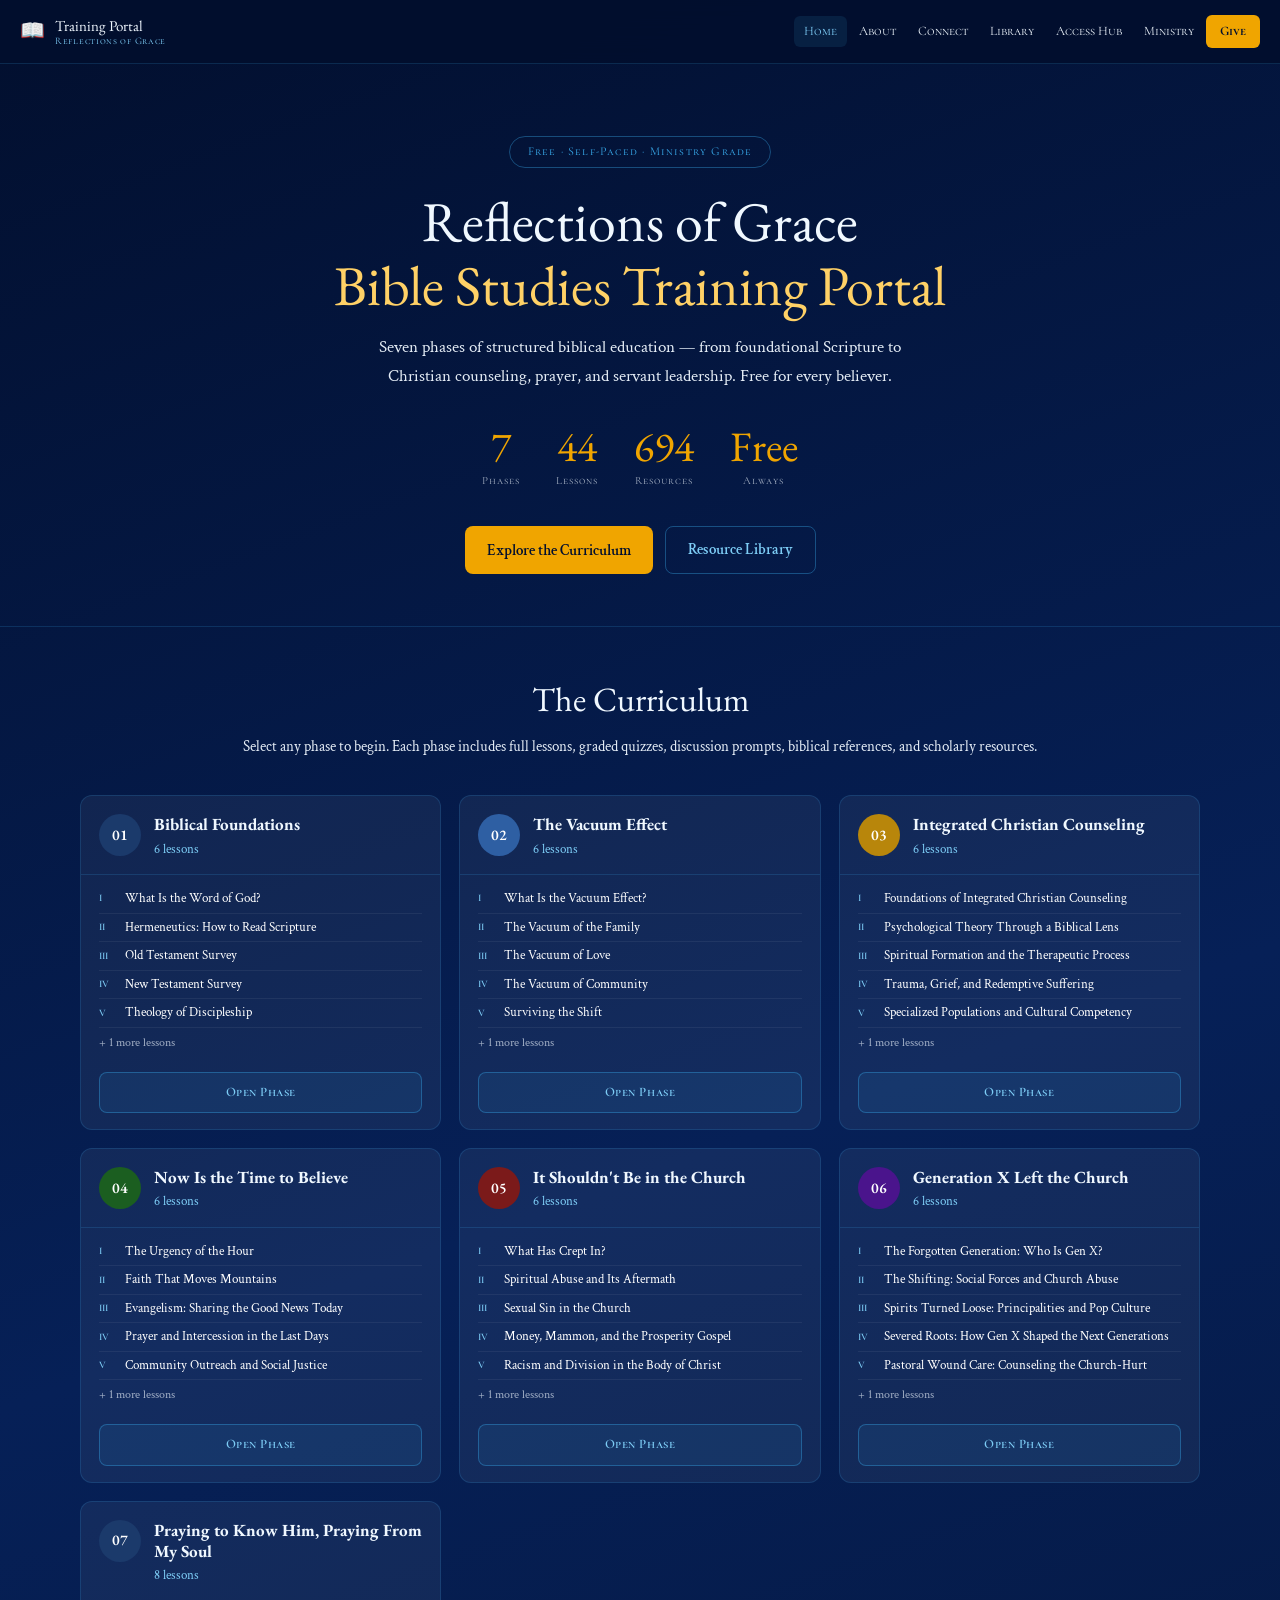
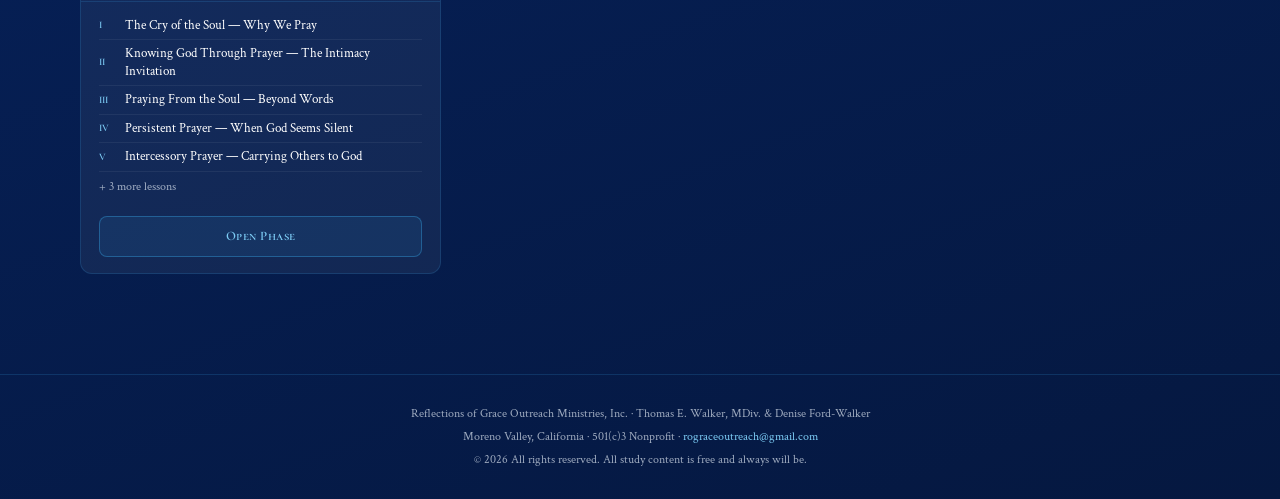
<file: index.html>
<!DOCTYPE html>
<html lang="en">
<head>
<meta charset="UTF-8">
<meta name="viewport" content="width=device-width,initial-scale=1">
<title>Reflections of Grace — Bible Studies Training Portal</title>
<meta name="description" content="Free Bible studies, Christian counseling curriculum, and ministry training from Reflections of Grace Outreach Ministries — 7 phases, 44 lessons, 694 resources.">
<meta property="og:title" content="Reflections of Grace Bible Studies Training Portal">
<meta property="og:description" content="Free Bible study curriculum — 7 phases, 44 lessons, 694 resources.">
<meta property="og:type" content="website">
<link rel="preconnect" href="https://fonts.googleapis.com">
<link rel="preconnect" href="https://fonts.gstatic.com" crossorigin>
<link href="https://fonts.googleapis.com/css2?family=EB+Garamond:ital,wght@0,400;0,600;1,400&family=Crimson+Text:ital,wght@0,400;0,600;1,400&family=Cormorant+SC:wght@400;600&display=swap" rel="stylesheet">
<style>
*,*::before,*::after{box-sizing:border-box;margin:0;padding:0}
:root{
  --navy:#020F2E;--navy2:#062057;
  --sky:#38A8E8;--sky2:#7DCCF5;
  --gold:#F0A500;--gold2:#FFD166;
  --text:#F0F8FF;--text2:rgba(240,248,255,.95);--text3:rgba(240,248,255,.65);
  --card:rgba(255,255,255,.055);--card2:rgba(255,255,255,.09);
  --border:rgba(56,168,232,.18);--border2:rgba(56,168,232,.38);
  --r:12px;--r2:8px;--nav:64px;
  --ff-h:'EB Garamond',Georgia,serif;
  --ff-b:'Crimson Text',Georgia,serif;
  --ff-l:'Cormorant SC',Georgia,serif;
}
html{scroll-behavior:smooth}
body{background:linear-gradient(160deg,var(--navy) 0%,var(--navy2) 55%,#051840 100%);
  color:var(--text);font-family:var(--ff-b);font-size:17px;min-height:100vh;line-height:1.65}
a{color:inherit;text-decoration:none}
img{max-width:100%}
button{font-family:var(--ff-b)}

/* NAV */
.nav{position:fixed;top:0;left:0;right:0;height:var(--nav);
  background:rgba(2,15,46,.93);backdrop-filter:blur(14px);
  border-bottom:1px solid var(--border);z-index:200;
  display:flex;align-items:center;padding:0 20px;gap:12px}
.nav-brand{display:flex;align-items:center;gap:10px;flex-shrink:0}
.nav-icon{font-size:20px}
.nav-brand-text{font-family:var(--ff-h);font-size:15px;color:var(--text);line-height:1.2}
.nav-brand-text small{display:block;font-size:10px;color:var(--sky2);
  font-family:var(--ff-l);letter-spacing:.07em}
.nav-links{display:flex;gap:2px;flex:1;justify-content:flex-end;align-items:center;flex-wrap:wrap}
.nav-links a{color:var(--text2);font-size:13px;padding:5px 10px;
  border-radius:6px;transition:all .18s;font-family:var(--ff-l);white-space:nowrap}
.nav-links a:hover,.nav-links a.cur{color:var(--sky2);background:rgba(56,168,232,.11)}
.nav-cta{background:var(--gold)!important;color:#020F2E!important;
  font-weight:700;padding:6px 14px!important}
.nav-cta:hover{background:var(--gold2)!important}
.nav-tog{display:none;background:none;border:none;color:var(--text);
  font-size:22px;cursor:pointer;padding:8px;margin-left:auto}
@media(max-width:700px){
  .nav-links{display:none;position:absolute;top:var(--nav);left:0;right:0;
    background:rgba(2,15,46,.97);flex-direction:column;padding:12px;
    border-bottom:1px solid var(--border);gap:2px;align-items:stretch}
  .nav-links.open{display:flex}
  .nav-links a{padding:10px 14px;font-size:15px}
  .nav-tog{display:block}}

/* PAGES */
.page{display:none;padding-top:var(--nav)}
.page.vis{display:block}

/* HERO */
.hero{padding:72px 24px 52px;text-align:center;
  border-bottom:1px solid var(--border)}
.hero-badge{display:inline-block;font-family:var(--ff-l);font-size:12px;
  color:var(--sky);border:1px solid var(--border2);border-radius:999px;
  padding:5px 18px;letter-spacing:.1em;margin-bottom:22px}
.hero h1{font-family:var(--ff-h);font-size:clamp(30px,5vw,56px);
  font-weight:400;line-height:1.14;color:var(--text);
  max-width:780px;margin:0 auto 16px}
.hero h1 em{color:var(--gold2);font-style:normal}
.hero-sub{font-size:17px;color:var(--text2);max-width:580px;
  margin:0 auto 36px;line-height:1.65}
.stats{display:flex;justify-content:center;gap:36px;flex-wrap:wrap;margin-bottom:36px}
.stat{text-align:center}
.stat-n{font-family:var(--ff-h);font-size:42px;color:var(--gold);display:block;line-height:1}
.stat-l{font-size:11px;color:var(--text3);font-family:var(--ff-l);letter-spacing:.09em;margin-top:4px}
.hero-btns{display:flex;gap:12px;justify-content:center;flex-wrap:wrap}

/* BUTTONS */
.btn{display:inline-flex;align-items:center;gap:7px;padding:11px 22px;
  border-radius:var(--r2);font-size:15px;font-weight:600;cursor:pointer;
  border:none;transition:all .18s;font-family:var(--ff-b)}
.btn-gold{background:var(--gold);color:#020F2E}
.btn-gold:hover{background:var(--gold2);transform:translateY(-1px)}
.btn-line{background:transparent;color:var(--sky2);border:1.5px solid var(--border2)}
.btn-line:hover{background:rgba(56,168,232,.1);border-color:var(--sky2)}

/* DASHBOARD GRID */
.dash{max-width:1160px;margin:0 auto;padding:44px 20px}
.dash-head{text-align:center;margin-bottom:36px}
.dash-head h2{font-family:var(--ff-h);font-size:clamp(22px,3vw,34px);
  font-weight:400;margin-bottom:7px}
.dash-head p{color:var(--text2);font-size:15px}
.phases-grid{display:grid;grid-template-columns:repeat(auto-fill,minmax(310px,1fr));gap:18px}

/* PHASE CARD */
.pc{background:var(--card);border:1px solid var(--border);
  border-radius:var(--r);overflow:hidden;
  transition:border-color .2s,transform .2s;cursor:pointer}
.pc:hover{border-color:var(--border2);transform:translateY(-2px)}
.pc-head{padding:18px 18px 14px;display:flex;gap:13px;align-items:flex-start}
.pc-num{width:42px;height:42px;border-radius:50%;display:flex;align-items:center;
  justify-content:center;font-family:var(--ff-h);font-size:15px;
  font-weight:600;color:#fff;flex-shrink:0}
.pc-info h3{font-family:var(--ff-h);font-size:17px;color:var(--text);
  line-height:1.25;margin-bottom:3px}
.pc-info .pcsub{font-size:13px;color:var(--sky2)}
.pc-units{padding:10px 18px 14px;border-top:1px solid var(--border)}
.pc-unit-link{display:flex;align-items:center;gap:8px;padding:5px 0;
  font-size:13px;color:#fff!important;border-bottom:1px solid rgba(255,255,255,.06);
  transition:color .15s}
.pc-unit-link:last-child{border-bottom:none}
.pc-unit-link:hover{color:var(--sky2)}
.pc-roman{font-family:var(--ff-l);font-size:10px;color:#fff;width:18px;flex-shrink:0;font-weight:600}
.pc-unit-link span{color:#fff!important;font-size:13px}
.pc-btn{display:block;margin:0 18px 16px;padding:9px;text-align:center;
  background:rgba(56,168,232,.09);border:1px solid var(--border2);
  border-radius:var(--r2);color:var(--sky2);font-size:13px;
  font-weight:600;font-family:var(--ff-l);letter-spacing:.04em;transition:all .18s}
.pc-btn:hover{background:rgba(56,168,232,.18)}

/* PHASE PAGE */
.phase-page{max-width:900px;margin:0 auto;padding:36px 20px}
.back{display:inline-flex;align-items:center;gap:6px;color:var(--sky2);
  font-size:13px;padding:5px 13px;border:1px solid var(--border);
  border-radius:var(--r2);font-family:var(--ff-l);transition:all .18s;margin-bottom:22px;cursor:pointer}
.back:hover{background:var(--card);border-color:var(--border2)}
.phase-banner{padding:28px 24px;border-radius:var(--r);margin-bottom:24px}
.phase-banner .ptag{font-family:var(--ff-l);font-size:11px;
  color:rgba(255,255,255,.55);letter-spacing:.1em;margin-bottom:8px}
.phase-banner h2{font-family:var(--ff-h);font-size:clamp(20px,4vw,34px);
  font-weight:400;color:#fff;line-height:1.2;margin-bottom:5px}
.phase-banner .psub{color:rgba(255,255,255,.65);font-size:14px}
.units-list{display:flex;flex-direction:column;gap:10px}

/* UNIT ACCORDION */
.ua{background:var(--card);border:1px solid var(--border);
  border-radius:var(--r);overflow:hidden}
.ua-head{display:flex;align-items:center;gap:12px;padding:14px 18px;
  cursor:pointer;transition:background .18s;user-select:none}
.ua-head:hover{background:var(--card2)}
.ua-num{width:30px;height:30px;border-radius:50%;display:flex;align-items:center;
  justify-content:center;font-family:var(--ff-l);font-size:11px;color:#fff;flex-shrink:0}
.ua-titles{flex:1;min-width:0}
.ua-titles h4{font-family:var(--ff-h);font-size:16px;color:#fff;margin-bottom:2px}
.ua-titles .ua-sr{font-size:12px;color:var(--sky2)}
.ua-chev{color:var(--text3);font-size:16px;margin-left:auto;
  transition:transform .2s;flex-shrink:0}
.ua.open .ua-chev{transform:rotate(180deg)}
.ua-body{display:none;padding:0 18px 18px;border-top:1px solid var(--border)}
.ua.open .ua-body{display:block}

/* UNIT DETAIL */
.unit-pg{max-width:840px;margin:0 auto;padding:36px 20px}
.unav{display:flex;justify-content:space-between;align-items:center;
  margin-bottom:24px;gap:10px;flex-wrap:wrap}
.unav-btn{display:inline-flex;align-items:center;gap:5px;color:var(--sky2);
  font-size:13px;padding:6px 13px;border:1px solid var(--border);
  border-radius:var(--r2);font-family:var(--ff-l);transition:all .18s;
  background:none;cursor:pointer}
.unav-btn:hover{background:var(--card);border-color:var(--border2)}
.utag{font-family:var(--ff-l);font-size:11px;color:var(--sky);
  letter-spacing:.08em;margin-bottom:9px}
.unit-pg h1{font-family:var(--ff-h);font-size:clamp(22px,4vw,36px);
  font-weight:400;color:var(--text);line-height:1.2;margin-bottom:20px}
.scripture{border-left:3px solid var(--sky);padding:14px 18px;
  background:rgba(56,168,232,.06);border-radius:0 var(--r2) var(--r2) 0;
  margin-bottom:26px}
.scripture .sref{font-family:var(--ff-l);font-size:11px;color:var(--sky2);
  letter-spacing:.07em;margin-bottom:6px}
.scripture .stext{font-family:var(--ff-h);font-size:17px;color:var(--text);
  line-height:1.6;font-style:italic}
.tabs{display:flex;gap:2px;border-bottom:2px solid var(--border);
  margin-bottom:26px;overflow-x:auto}
.tb{padding:9px 16px;background:none;border:none;color:var(--text2);
  font-size:13px;cursor:pointer;font-family:var(--ff-l);letter-spacing:.04em;
  border-bottom:2px solid transparent;margin-bottom:-2px;
  transition:all .18s;white-space:nowrap}
.tb.on,.tb:hover{color:var(--sky2);border-bottom-color:var(--sky2)}
.tp{display:none}
.tp.on{display:block}
.lesson{font-family:var(--ff-b);font-size:18px;line-height:1.78;
  color:#fff;max-width:70ch}
.lesson p{margin-bottom:1.15em}
.kp-head{font-family:var(--ff-l);font-size:12px;color:var(--sky2);
  letter-spacing:.08em;margin:22px 0 12px}
.kp-list{display:flex;flex-direction:column;gap:9px}
.kp-item{display:flex;gap:11px;align-items:flex-start;
  background:var(--card);border:1px solid var(--border);
  border-radius:var(--r2);padding:11px 15px}
.kp-dot{width:7px;height:7px;border-radius:50%;background:var(--sky);
  flex-shrink:0;margin-top:7px}
.kp-txt{font-size:15px;color:#fff;line-height:1.5}

/* QUIZ */
.qwrap{max-width:680px}
.qq{background:var(--card);border:1px solid var(--border);
  border-radius:var(--r);padding:18px;margin-bottom:14px}
.qq .qt{font-family:var(--ff-h);font-size:17px;color:#fff;
  margin-bottom:13px;line-height:1.4}
.qopts{display:flex;flex-direction:column;gap:7px}
.qo{display:flex;align-items:center;gap:9px;padding:9px 13px;
  border-radius:var(--r2);border:1.5px solid var(--border);
  cursor:pointer;transition:all .18s;background:none;
  text-align:left;color:#fff;font-size:15px}
.qo:hover{border-color:var(--border2);background:var(--card)}
.qo.sel{border-color:var(--sky);background:rgba(56,168,232,.1)}
.qo.ok{border-color:#22c55e;background:rgba(34,197,94,.1);color:#4ade80}
.qo.no{border-color:#ef4444;background:rgba(239,68,68,.08);color:#fca5a5}
.q-sub-btn{margin-top:14px;padding:10px 22px;background:var(--sky);
  color:#fff;border:none;border-radius:var(--r2);font-size:15px;
  font-weight:600;cursor:pointer;transition:all .18s}
.q-sub-btn:hover{background:var(--sky2);color:#020F2E}
.q-retake{margin-top:14px;padding:9px 20px;background:transparent;
  color:var(--sky2);border:1.5px solid var(--border2);border-radius:var(--r2);
  font-size:14px;cursor:pointer;font-family:var(--ff-l)}
.q-retake:hover{background:var(--card)}
.qscore{margin-top:18px;padding:14px 18px;background:rgba(56,168,232,.08);
  border:1px solid var(--border2);border-radius:var(--r);
  font-size:16px;color:var(--sky2);font-family:var(--ff-h)}

/* DISCUSSION */
.dlist{display:flex;flex-direction:column;gap:12px}
.ditem{background:var(--card);border:1px solid var(--border);
  border-radius:var(--r);padding:16px 18px;
  display:flex;gap:12px;align-items:flex-start}
.dicon{font-size:18px;flex-shrink:0;margin-top:2px}
.dtxt{font-family:var(--ff-h);font-size:17px;color:#fff;
  line-height:1.55;font-style:italic}

/* RESOURCES */
.rsec{margin-bottom:26px}
.rsec-head{font-family:var(--ff-l);font-size:12px;color:var(--sky2);
  letter-spacing:.08em;margin-bottom:11px;padding-bottom:7px;
  border-bottom:1px solid var(--border)}
.rlist{display:flex;flex-direction:column;gap:7px}
.ri{display:flex;align-items:flex-start;gap:11px;padding:11px 14px;
  background:var(--card);border:1px solid var(--border);
  border-radius:var(--r2);text-decoration:none;transition:border-color .18s}
.ri:hover{border-color:var(--border2)}
.ri-icon{font-size:17px;flex-shrink:0;margin-top:1px}
.ri-info{flex:1;min-width:0}
.ri-title{font-size:14px;color:#fff;line-height:1.35;margin-bottom:2px}
.ri-meta{font-size:11px;color:var(--text3)}
.ri-tag{font-size:10px;color:var(--sky);font-family:var(--ff-l);
  border:1px solid var(--border);border-radius:3px;padding:2px 6px;
  white-space:nowrap;flex-shrink:0;margin-top:2px}

/* STATIC PAGES */
.sp{max-width:780px;margin:0 auto;padding:56px 20px}
.sp h1{font-family:var(--ff-h);font-size:clamp(26px,4vw,42px);
  font-weight:400;color:var(--text);margin-bottom:18px}
.sp h2{font-family:var(--ff-h);font-size:22px;color:var(--gold2);
  margin:32px 0 10px;font-weight:400}
.sp p{font-size:17px;color:#e8f4ff;line-height:1.72;
  margin-bottom:14px;max-width:66ch}
.sp .quote{font-family:var(--ff-h);font-size:19px;font-style:italic;
  color:var(--text);border-left:3px solid var(--gold);padding:14px 18px;
  margin:22px 0;background:rgba(240,165,0,.05);border-radius:0 var(--r2) var(--r2) 0}
.contact-grid{display:grid;grid-template-columns:1fr 1fr;gap:16px;margin-top:24px}
.contact-card{background:var(--card);border:1px solid var(--border);
  border-radius:var(--r);padding:20px}
.contact-card h3{font-family:var(--ff-h);font-size:17px;color:var(--sky2);margin-bottom:8px}
.contact-card p,.contact-card a{font-size:15px;color:var(--text2);line-height:1.6}
.contact-card a:hover{color:var(--sky2)}
@media(max-width:500px){.contact-grid{grid-template-columns:1fr}}

/* ENROLL / GIVE */
.form-pg{max-width:580px;margin:0 auto;padding:56px 20px}
.form-pg h1{font-family:var(--ff-h);font-size:clamp(24px,4vw,40px);
  font-weight:400;color:var(--text);margin-bottom:6px}
.form-pg .fsub{color:var(--text2);font-size:15px;margin-bottom:28px}
.ff{margin-bottom:16px}
.ff label{display:block;font-family:var(--ff-l);font-size:12px;
  color:var(--sky2);letter-spacing:.06em;margin-bottom:5px}
.ff input,.ff textarea,.ff select{width:100%;padding:10px 13px;
  background:rgba(255,255,255,.06);border:1.5px solid var(--border);
  border-radius:var(--r2);color:var(--text);font-size:15px;
  font-family:var(--ff-b);transition:border-color .18s;outline:none}
.ff input:focus,.ff textarea:focus,.ff select:focus{border-color:var(--sky2)}
.ff select option{background:#062057}
.ff textarea{height:80px;resize:vertical}
.give-grid{display:grid;grid-template-columns:1fr 1fr;gap:14px;margin-top:28px}
.give-card{background:var(--card);border:1px solid var(--border);
  border-radius:var(--r);padding:22px;text-align:center}
.give-card h3{font-family:var(--ff-h);font-size:21px;color:var(--gold2);margin-bottom:7px}
.give-card p{font-size:13px;color:var(--text2);margin-bottom:14px;line-height:1.5}
@media(max-width:480px){.give-grid{grid-template-columns:1fr}}

/* FOOTER */
.footer{border-top:1px solid var(--border);padding:28px 20px;
  text-align:center;margin-top:56px}
.footer p{font-size:12px;color:var(--text3);line-height:1.9}
.footer a{color:var(--sky2)}
.footer a:hover{color:var(--text)}
</style>
</head>
<body>

<!-- ── NAV ── -->
<nav class="nav">
  <div class="nav-brand" onclick="route('/')" style="cursor:pointer">
    <div class="nav-icon">📖</div>
    <div class="nav-brand-text">Training Portal<small>Reflections of Grace</small></div>
  </div>
  <button class="nav-tog" id="navTog" aria-label="Menu">☰</button>
  <div class="nav-links" id="navLinks">
    <a data-r="/" href="#/">Home</a>
    <a data-r="/about" href="#/about">About</a>
    <a data-r="/connect" href="#/connect">Connect</a>
    <a href="https://rog-library.netlify.app" target="_blank">Library</a>
    <a href="https://rog-access-hub.netlify.app" target="_blank">Access Hub</a>
    <a href="https://reflectionsofgraceministryportal.netlify.app" target="_blank">Ministry</a>
    <a data-r="/give" href="#/give" class="nav-cta">Give</a>
  </div>
</nav>

<!-- ── HOME ── -->
<div class="page" id="pg-home">
  <div class="hero">
    <div class="hero-badge">Free · Self-Paced · Ministry Grade</div>
    <h1>Reflections of Grace<br><em>Bible Studies Training Portal</em></h1>
    <p class="hero-sub">Seven phases of structured biblical education — from foundational Scripture to Christian counseling, prayer, and servant leadership. Free for every believer.</p>
    <div class="stats">
      <div class="stat"><span class="stat-n">7</span><div class="stat-l">Phases</div></div>
      <div class="stat"><span class="stat-n">44</span><div class="stat-l">Lessons</div></div>
      <div class="stat"><span class="stat-n">694</span><div class="stat-l">Resources</div></div>
      <div class="stat"><span class="stat-n">Free</span><div class="stat-l">Always</div></div>
    </div>
    <div class="hero-btns">
      <button class="btn btn-gold" onclick="document.getElementById('curriculum').scrollIntoView({behavior:'smooth'})">Explore the Curriculum</button>
      <a class="btn btn-line" href="https://rog-library.netlify.app" target="_blank">Resource Library</a>
    </div>
  </div>
  <div class="dash" id="curriculum">
    <div class="dash-head">
      <h2>The Curriculum</h2>
      <p>Select any phase to begin. Each phase includes full lessons, graded quizzes, discussion prompts, biblical references, and scholarly resources.</p>
    </div>
    <div class="phases-grid" id="phases-grid">
      <div class="pc"><div class="pc-head"><div class="pc-num" style="background:#1B3A6B">01</div><div class="pc-info"><h3>Biblical Foundations</h3><div class="pcsub">6 lessons</div></div></div></div>
<div class="pc"><div class="pc-head"><div class="pc-num" style="background:#2E5FA3">02</div><div class="pc-info"><h3>The Vacuum Effect</h3><div class="pcsub">6 lessons</div></div></div></div>
<div class="pc"><div class="pc-head"><div class="pc-num" style="background:#B8860B">03</div><div class="pc-info"><h3>Integrated Christian Counseling</h3><div class="pcsub">6 lessons</div></div></div></div>
<div class="pc"><div class="pc-head"><div class="pc-num" style="background:#1B5E20">04</div><div class="pc-info"><h3>Now Is the Time to Believe</h3><div class="pcsub">6 lessons</div></div></div></div>
<div class="pc"><div class="pc-head"><div class="pc-num" style="background:#7B1A1A">05</div><div class="pc-info"><h3>It Shouldn't Be in the Church</h3><div class="pcsub">6 lessons</div></div></div></div>
<div class="pc"><div class="pc-head"><div class="pc-num" style="background:#4A148C">06</div><div class="pc-info"><h3>Generation X Left the Church</h3><div class="pcsub">6 lessons</div></div></div></div>
<div class="pc"><div class="pc-head"><div class="pc-num" style="background:#1B3A6B">07</div><div class="pc-info"><h3>Praying to Know Him, Praying From My Soul</h3><div class="pcsub">8 lessons</div></div></div></div>

    </div>
  </div>
  <div class="footer">
    <p>Reflections of Grace Outreach Ministries, Inc. · Thomas E. Walker, MDiv. &amp; Denise Ford-Walker<br>
    Moreno Valley, California · 501(c)3 Nonprofit · <a href="mailto:rograceoutreach@gmail.com">rograceoutreach@gmail.com</a><br>
    &copy; 2026 All rights reserved. All study content is free and always will be.</p>
  </div>
</div>

<!-- ── PHASE PAGE (built by JS) ── -->
<div class="page" id="pg-phase"></div>

<!-- ── UNIT PAGE (built by JS) ── -->
<div class="page" id="pg-unit"></div>

<!-- ── ABOUT ── -->
<div class="page" id="pg-about">
  <div class="sp">
    <h1>About This Ministry</h1>
    <div class="quote">"The Word of God is living and powerful, sharper than any two-edged sword." — Hebrews 4:12</div>
    <p>Reflections of Grace Outreach Ministries, Inc. is a 501(c)3 nonprofit ministry founded by Thomas E. Walker, MDiv. and co-founder Minister Denise Ford-Walker, based in Moreno Valley, California.</p>
    <p>Our mission is to make ministry-grade biblical education accessible to every believer, everywhere, at absolutely no cost. The Training Portal represents years of curriculum development rooted in Scripture, theology, counseling, and lived ministry experience.</p>
    <h2>Thomas E. Walker, MDiv.</h2>
    <p>Thomas holds a Master of Divinity and brings decades of pastoral experience to this curriculum. His teaching covers biblical foundations, the vacuum effect, counseling integration, evangelism, and servant leadership.</p>
    <h2>Minister Denise Ford-Walker</h2>
    <p>Denise co-founded Reflections of Grace and authored the prayer curriculum in Phase 07 — Praying to Know Him, Praying From My Soul — an eight-lesson journey into the depths of communion with God.</p>
    <h2>Our Commitment</h2>
    <p>Every lesson, quiz, resource, and tool on this portal is free. No subscription. No tuition. No payment ever required. This is ministry without walls, and the door is always open.</p>
    <div style="margin-top:32px">
      <button class="btn btn-gold" onclick="route('/')">Begin Studying →</button>
    </div>
  </div>
  <div class="footer">
    <p>Reflections of Grace Outreach Ministries, Inc. · <a href="mailto:rograceoutreach@gmail.com">rograceoutreach@gmail.com</a></p>
  </div>
</div>

<!-- ── CONNECT ── -->
<div class="page" id="pg-connect">
  <div class="sp">
    <h1>Connect With Us</h1>
    <p>We would love to hear from you — whether you are a new student, a ministry partner, or someone who has been blessed by this curriculum.</p>
    <div class="contact-grid">
      <div class="contact-card">
        <h3>Email</h3>
        <p><a href="mailto:rograceoutreach@gmail.com">rograceoutreach@gmail.com</a></p>
      </div>
      <div class="contact-card">
        <h3>Location</h3>
        <p>Moreno Valley, California<br>501(c)3 Nonprofit Ministry</p>
      </div>
      <div class="contact-card">
        <h3>Ministry Portal</h3>
        <p><a href="https://reflectionsofgraceministryportal.netlify.app" target="_blank">Visit the Ministry Portal →</a></p>
      </div>
      <div class="contact-card">
        <h3>Resource Library</h3>
        <p><a href="https://rog-library.netlify.app" target="_blank">Browse 694 Free Resources →</a></p>
      </div>
    </div>
    <h2>Enroll in the Program</h2>
    <p>Enrollment is free and always will be. Click below to register your name and begin your studies officially.</p>
    <button class="btn btn-gold" onclick="route('/enroll')" style="margin-top:8px">Enroll Free →</button>
  </div>
  <div class="footer">
    <p>Reflections of Grace Outreach Ministries, Inc. · <a href="mailto:rograceoutreach@gmail.com">rograceoutreach@gmail.com</a></p>
  </div>
</div>

<!-- ── ENROLL ── -->
<div class="page" id="pg-enroll">
  <div class="form-pg">
    <h1>Enroll Free</h1>
    <p class="fsub">Register to begin your studies. Enrollment is completely free — no payment, no subscription, ever.</p>
    <div class="ff"><label>Full Name</label><input type="text" placeholder="Your full name"></div>
    <div class="ff"><label>Email Address</label><input type="email" placeholder="you@example.com"></div>
    <div class="ff"><label>City / State</label><input type="text" placeholder="Moreno Valley, CA"></div>
    <div class="ff"><label>Starting Phase</label>
      <select>
        <option>Phase 01 — Biblical Foundations</option>
        <option>Phase 02 — The Vacuum Effect</option>
        <option>Phase 03 — Integrated Christian Counseling</option>
        <option>Phase 04 — Now Is the Time to Believe</option>
        <option>Phase 05 — It Shouldn't Be in the Church</option>
        <option>Phase 06 — Generation X Left the Church</option>
        <option>Phase 07 — Praying to Know Him</option>
      </select>
    </div>
    <div class="ff"><label>Tell Us About Yourself (optional)</label>
      <textarea placeholder="Your ministry background, why you're enrolling, or how you heard about us..."></textarea>
    </div>
    <button class="btn btn-gold" onclick="alert('Thank you for enrolling! Please email rograceoutreach@gmail.com to complete your registration.')">Submit Enrollment</button>
    <p style="margin-top:16px;font-size:13px;color:var(--text3)">Or email us directly at <a href="mailto:rograceoutreach@gmail.com" style="color:var(--sky2)">rograceoutreach@gmail.com</a></p>
  </div>
  <div class="footer">
    <p>Reflections of Grace Outreach Ministries, Inc. · <a href="mailto:rograceoutreach@gmail.com">rograceoutreach@gmail.com</a></p>
  </div>
</div>

<!-- ── GIVE ── -->
<div class="page" id="pg-give">
  <div class="form-pg">
    <h1>Support the Ministry</h1>
    <p class="fsub">All Bible study content is free. Your gift helps us maintain the portal, expand the curriculum, and reach more believers with the Word of God.</p>
    <div class="give-grid">
      <div class="give-card">
        <h3>$10</h3>
        <p>Supports one month of hosting for all four ministry portals.</p>
        <a class="btn btn-gold" href="https://donate.stripe.com/9B600caNR32e2ne5hR9EI00" target="_blank">Give $10</a>
      </div>
      <div class="give-card">
        <h3>$50</h3>
        <p>Helps fund new curriculum development and resource additions.</p>
        <a class="btn btn-gold" href="https://buy.stripe.com/3cIdR2cVZ0U65zq11B9EI01" target="_blank">Give $50</a>
      </div>
      <div class="give-card">
        <h3>Custom</h3>
        <p>Give any amount. Every gift, large or small, makes a difference.</p>
        <a class="btn btn-gold" href="mailto:rograceoutreach@gmail.com?subject=Ministry Donation" target="_blank">Contact Us</a>
      </div>
      <div class="give-card">
        <h3>Partner</h3>
        <p>Become a monthly ministry partner and help us grow this work.</p>
        <a class="btn btn-line" href="mailto:rograceoutreach@gmail.com?subject=Ministry Partnership" target="_blank">Learn More</a>
      </div>
    </div>
    <p style="margin-top:24px;font-size:13px;color:var(--text3);text-align:center">Reflections of Grace Outreach Ministries, Inc. is a registered 501(c)3 nonprofit. Donations may be tax-deductible.</p>
  </div>
  <div class="footer">
    <p>Reflections of Grace Outreach Ministries, Inc. · <a href="mailto:rograceoutreach@gmail.com">rograceoutreach@gmail.com</a></p>
  </div>
</div>

<script>
const PHASES = [{"id": "phase01", "num": "01", "color": "#1B3A6B", "title": "Biblical Foundations", "sub": "The Word, the World, and the Believer", "author": "Thomas E. Walker, MDiv.", "units": [{"t": "What Is the Word of God?", "sr": "2 Timothy 3:16-17 NKJV", "sv": "All Scripture is given by inspiration of God, and is profitable for doctrine, for reproof, for correction, for instruction in righteousness, that the man of God may be complete, thoroughly equipped for every good work.", "c": "This opening unit establishes why Scripture is the irreplaceable foundation for all Christian life and ministry. We begin with the doctrine of inspiration — the theological claim that the Bible is not a merely human document but the very Word of God, breathed out by the Holy Spirit through human authors. The Greek word theopneustos in 2 Timothy 3:16 means God-breathed, which tells us that Scripture originated from God, not from human creativity or religious aspiration. Walker examines the two primary models of inspiration that have shaped evangelical theology: verbal plenary inspiration (every word of every text is inspired) and dynamical inspiration (the thoughts and meanings are inspired while the words are the human authors\\'). The unit concludes with the doctrine of inerrancy — that Scripture, in its original manuscripts, is without error in all that it affirms — and the doctrine of sufficiency — that Scripture contains everything needed for salvation and for life in the Spirit. A critical distinction is drawn between inspiration (what makes the Bible what it is) and illumination (what the Holy Spirit does in the believer to enable understanding of what the Bible says). The authority of Scripture is not claimed by the church; it is inherent in the text itself as the speech of God. Students examine their own relationship with the Bible: Do you treat it as authoritative over your feelings, your culture, and your tradition — or as one resource among many?", "kp": ["Theopneustos: the meaning and implications of God-breathed Scripture", "Verbal plenary inspiration versus dynamical inspiration: the two main models", "Inerrancy: Scripture is without error in all that it affirms", "Sufficiency: Scripture contains all that is needed for salvation and life", "The difference between inspiration (origin) and illumination (understanding)"]}, {"t": "Hermeneutics: How to Read Scripture", "sr": "2 Timothy 2:15 NKJV", "sv": "Be diligent to present yourself approved to God, a worker who does not need to be ashamed, rightly dividing the word of truth.", "c": "Hermeneutics is the science and art of biblical interpretation — the set of principles and methods that guide a reader toward the meaning God intended to communicate through the human authors of Scripture. Walker opens with the foundational principle of all sound hermeneutics: the grammatical-historical method, which interprets any text according to its plain grammatical meaning in its original historical and cultural context. This method rejects the idea that the interpreter can project any meaning onto a text or that every reader\\'s personal application is equally valid. The author\\'s intended meaning is the meaning. The unit examines the three horizons of biblical interpretation: the horizon of the text (what did the author write?), the horizon of the original audience (what did the text mean to the first readers?), and the horizon of the contemporary reader (how does the intended meaning apply today?). Walker introduces students to the major literary genres in Scripture — narrative, law, prophecy, wisdom, epistle, apocalyptic — and explains how each genre requires genre-appropriate interpretive strategies. Reading Revelation like Romans produces misinterpretation. Reading the Psalms like a legal code produces spiritual damage. Context is the single most important interpretive principle: context disambiguates ambiguous words, resolves apparent contradictions, and prevents the selection of proof texts without regard for their larger meaning.", "kp": ["The grammatical-historical method: interpreting texts in their original context", "The three horizons: text, original audience, contemporary reader", "Author\\", "s projection", "Major literary genres and why each requires genre-appropriate interpretation", "Context as the most important hermeneutical principle"]}, {"t": "Old Testament Survey", "sr": "Luke 24:27 NKJV", "sv": "Beginning at Moses and all the Prophets, He expounded to them in all the Scriptures the things concerning Himself.", "c": "The Old Testament is not a preface to the New Testament — it is the essential theological and narrative foundation without which the New Testament cannot be understood. Luke 24:27 records the risen Jesus opening the Scriptures to the two disciples on the road to Emmaus, demonstrating that the Old Testament was always about Him. This unit provides a sweeping overview of the 39 books of the Hebrew Bible, organized into four major categories: Law (Torah), History, Wisdom and Poetry, and Prophets. The Law — Genesis through Deuteronomy — establishes the fundamental theological truths of the faith: creation, fall, covenant, election, and redemption. From Genesis 3 onward, the entire narrative moves toward the resolution of the sin problem introduced in the garden. The History books (Joshua through Esther) trace the covenant community\\'s experience of blessing when they walk with God and judgment when they do not, establishing the theological pattern of sin, judgment, repentance, and restoration that runs through all of Scripture. The Wisdom books (Job, Psalms, Proverbs, Ecclesiastes, Song of Solomon) address the interior life of the believer — the experience of suffering, praise, practical wisdom, and love. The Prophets (Isaiah through Malachi) call the covenant community to return to God, announce judgment for persistent unfaithfulness, and herald the coming of the Messiah. Students are introduced to the major covenants of the Old Testament — Noahic, Abrahamic, Mosaic, and Davidic — and how each one advances the redemptive story toward its fulfillment in Christ.", "kp": ["The Old Testament as essential foundation, not preface to the New Testament", "Four categories: Law, History, Wisdom/Poetry, Prophets", "The major covenants: Noahic, Abrahamic, Mosaic, and Davidic", "The pattern of sin, judgment, repentance, and restoration throughout history", "Luke 24:27 — the Old Testament was always pointing to Christ"]}, {"t": "New Testament Survey", "sr": "John 1:14 NKJV", "sv": "And the Word became flesh and dwelt among us, and we beheld His glory, the glory as of the only begotten of the Father, full of grace and truth.", "c": "The New Testament is the fulfillment of every promise and anticipation in the Old Testament — the arrival of the Word made flesh in human history. This unit surveys all 27 books of the New Testament, organized into five categories: Gospels, Acts, Pauline Epistles, General Epistles, and Revelation. The four Gospels — Matthew, Mark, Luke, and John — present four complementary portraits of Jesus Christ, each written for a different audience and emphasizing different aspects of His person and work. Matthew presents Jesus as the messianic King of Israel. Mark presents Jesus as the Servant of God in urgent action. Luke presents Jesus as the compassionate Son of Man who came to seek and save the lost. John presents Jesus as the divine Word who was with God in the beginning. Acts records the birth and expansion of the church through the power of the Holy Spirit, from Jerusalem to Rome. The Pauline Epistles — Romans through Philemon — contain the most systematic theological teaching in the New Testament, addressing justification, sanctification, the church, spiritual gifts, and eschatology. The General Epistles — Hebrews through Jude — address a range of pastoral situations in the early church. Revelation is the capstone of the entire biblical narrative, bringing together the theological threads of both testaments in its vision of the final victory of God over evil and the establishment of the new creation. Students examine the major themes of the New Testament: the kingdom of God, the person and work of Christ, the Holy Spirit, the church, and the hope of the resurrection.", "kp": ["Four Gospels: four complementary portraits of one Lord for different audiences", "Acts: the birth and Spirit-empowered expansion of the church", "Paul\\", ",", ","]}, {"t": "Theology of Discipleship", "sr": "Matthew 28:19-20 NKJV", "sv": "Go therefore and make disciples of all the nations, baptizing them in the name of the Father and of the Son and of the Holy Spirit, teaching them to observe all things that I have commanded you.", "c": "The Great Commission in Matthew 28:19-20 is not optional for the church or for the individual believer — it is the marching order of the risen Lord. The central verb is make disciples, with three participial activities that modify it: going, baptizing, and teaching. Making disciples is the mission; the other three describe how it happens. Walker examines what discipleship means in the New Testament context: the Greek word mathetes (disciple) means learner, but in the rabbinic tradition it means much more than a student who learns information — it means an apprentice who imitates the rabbi\\'s entire way of life. Jesus called His disciples not primarily to a set of beliefs but to Himself: Come, follow Me. Discipleship in this sense is not a program; it is a relationship. The unit surveys the methods of discipleship in the Gospels and the early church: Jesus\\'s investment in twelve, then seventy, then five hundred; Paul\\'s pattern of entrusting to faithful people what he had received; the role of the local church as the primary context for discipleship; and the spiritual disciplines that form disciples. Walker also addresses the difference between evangelism (bringing people to faith in Christ) and discipleship (forming those who have come to faith into mature followers of Christ). The church has been far more effective at the first than the second, and Walker argues that this gap is one of the primary sources of the spiritual poverty in contemporary Western Christianity.", "kp": ["The Great Commission: make disciples is the mission, the rest describes how", "Mathetes: apprentice who imitates the rabbi\\", ",", ",", "s pattern: entrust to faithful people what you have received (2 Tim. 2:2)", "The gap between evangelism and discipleship as a source of spiritual poverty"]}, {"t": "Living the Word: Faith in Daily Life", "sr": "James 1:22 NKJV", "sv": "But be doers of the word, and not hearers only, deceiving yourselves.", "c": "The capstone unit of Phase 1 addresses the most important question a student of Scripture can ask: What does it change? James 1:22 contains one of the most pointed warnings in the New Testament against the possibility of studying the Bible with great depth and thoroughness and still being fundamentally unchanged by it. The word deceiving is the key: self-deception is the condition of the person who believes that hearing — or knowing, or being able to articulate — the Word is the same as living it. James uses the image of a person who looks at their face in a mirror, sees what they look like, and immediately walks away and forgets what they saw (1:23-24). The study of Scripture without application is exactly like that: a brief moment of seeing yourself clearly, followed by a return to exactly what you were before. Walker identifies three levels at which Scripture is meant to function in the believer\\'s life. First, the informational level: knowing what the text says. Second, the formational level: allowing the text to shape character over time through sustained engagement, meditation, and obedience. Third, the transformational level: being so thoroughly reshaped by the Word that your thinking, your desires, and your behavior become increasingly aligned with the mind of Christ. Most Christians operate primarily at the first level. Maturity requires the movement from information to formation to transformation. This happens not through more Bible knowledge but through a pattern of hearing, meditating, obeying, and returning — the rhythm of the Word-saturated life.", "kp": ["James 1:22: self-deception is possible even for devoted Bible students", "The mirror image: study without application produces no lasting change", "Three levels: informational, formational, and transformational engagement with Scripture", "Formation requires meditation and sustained obedience, not just increased knowledge", "The Word-saturated life: the rhythm of hearing, meditating, obeying, returning"]}]}, {"id": "phase02", "num": "02", "color": "#2E5FA3", "title": "The Vacuum Effect", "sub": "Surviving the Shift When It Happens", "author": "Thomas E. Walker, MDiv.", "units": [{"t": "What Is the Vacuum Effect?", "sr": "Ecclesiastes 1:2 NKJV", "sv": "Vanity of vanities, all is vanity.", "c": "The Vacuum Effect is the theological and sociological framework developed by Thomas E. Walker to describe the spiritual and cultural emptiness that results when God is removed from the center of human life and community. Walker draws on Ecclesiastes — the biblical book that most directly addresses the experience of meaninglessness when life is lived under the sun, apart from the transcendent anchor of God — to establish the theological foundation for understanding the vacuum. The preacher of Ecclesiastes pursued wisdom, pleasure, work, wealth, and achievement, and found all of them ultimately empty. The Hebrew word he uses — hevel, translated vanity — means breath, vapor, something that appears to be substantial but dissipates when grasped. Walker argues that the Vacuum Effect describes the same experience at the scale of communities, families, institutions, and generations: when the substance of genuine faith is removed, the appearance of religious and cultural structure remains for a generation, but the second generation inherits the form without the power, and the third generation abandons even the form. This process is visible in the collapse of denominational churches, in the spiritual emptiness of children raised in nominal Christianity, and in the broader secularization of Western culture. The unit establishes the diagnostic framework that the rest of Phase 2 will apply to specific areas: family, love, and community. Students examine their own experience of the vacuum — places where they have felt the emptiness of life without God — and learn to name what they felt with theological precision.", "kp": ["The Vacuum Effect: emptiness that results when God is removed from the center", "Ecclesiastes and hevel: the vapor that dissipates when grasped", "The three-generation pattern: substance, then form, then abandonment", "The Vacuum Effect visible in denominational collapse and cultural secularization", "Naming the vacuum with theological precision as a first step toward filling it"]}, {"t": "The Vacuum of the Family", "sr": "Deuteronomy 6:6-7 NKJV", "sv": "And these words which I command you today shall be in your heart. You shall teach them diligently to your children, and shall talk of them when you sit in your house, when you walk by the way, when you lie down, and when you rise up.", "c": "The family is the primary unit of faith transmission in the biblical model. Deuteronomy 6 — the Shema — establishes the pattern: the commandments of God are first to be in the parents\\' hearts (internal formation), and from there they are to flow naturally into the daily life of the household (organic transmission). The Hebrew word for teach diligently — shanan — means to sharpen, to incise, to repeat until it is deeply embedded. Faith was never meant to be something communicated primarily through institutional religious education; it was meant to be woven into the fabric of daily family life. Walker examines what happens when this pattern is broken: when parents outsource the spiritual formation of their children to the church, when the home ceases to be a place of prayer and Scripture and honest conversation about God, when children grow up without a model of genuine faith in the adults around them. The vacuum in the family produces children who may maintain the language and forms of faith while experiencing its substance as hollow. Walker also examines the specific forms of family vacuum that create particular spiritual wounds: the vacuum of the absent father, which distorts the child\\'s image of God as Father; the vacuum of the spiritually passive mother, which leaves children without an example of what lived faith looks like; and the vacuum of conflict in the home, which teaches children that Christianity does not change behavior. The unit is deeply pastoral — many students will recognize their own family of origin in Walker\\'s description.", "kp": ["Deuteronomy 6 and the Shema: faith transmitted from the inside of the parent out into daily life", "Shanan: to sharpen, to repeat until deeply embedded — the method of faith transmission", "Outsourcing spiritual formation to institutions creates a vacuum in the home", "The absent father vacuum and its effect on children\\", ","]}, {"t": "The Vacuum of Love", "sr": "1 Corinthians 13:1 NKJV", "sv": "Though I speak with the tongues of men and of angels, but have not love, I have become sounding brass or a clanging cymbal.", "c": "The vacuum of love is perhaps the most personally devastating form of the Vacuum Effect because love is the most fundamental human need. When the experience of genuine, sacrificial, unconditional love is absent from a person\\'s early life — particularly the love of parents — a vacuum is created at the center of the person\\'s identity and relational life that they will spend the rest of their life trying to fill. Walker draws on the Greek distinction between four types of love — storge (family affection), philia (friendship and loyalty), eros (romantic love), and agape (unconditional, self-giving love) — to show that only agape, the love that God Himself is (1 John 4:8), is capable of filling the deepest human vacuum. The tragedy Walker describes is that people who have experienced a vacuum of love in their childhood typically seek to fill that vacuum with the wrong kind of love at the wrong time. They seek philia or eros to fill the place where storge was absent. They seek human love to fill the place where divine love was never communicated. They seek quantity of relationships to compensate for the quality of love they never received. None of these substitutes fill the vacuum. Paul\\'s great chapter on love in 1 Corinthians 13 is examined not as a wedding text but as a description of the character of God — the love that is patient, kind, not self-seeking, and never fails. This is the love that fills the vacuum. Students are invited into an honest examination of where their own experience of love has left vacuums, and what they have been using to try to fill them.", "kp": ["Love is the most fundamental human need — its absence creates the deepest vacuum", "The four Greek loves: storge, philia, eros, and agape", "Only agape — God\\", ",", ",", "s character, not a wedding text"]}, {"t": "The Vacuum of Community", "sr": "Acts 2:44-45 NKJV", "sv": "Now all who believed were together, and had all things in common, and sold their possessions and goods, and divided them among all, as anyone had need.", "c": "Human beings were created for community — not just the community of family, but the broader community of the people of God in covenant relationship with each other. Acts 2 describes the koinonia of the early church: a community of radical mutual care and interdependence that was so visibly different from the surrounding culture that it provoked wonder in those who observed it (2:47). Walker argues that this kind of genuine community has become one of the scarcest commodities in contemporary Western life. We are more connected technologically than at any point in history and more isolated personally. The vacuum of community is the gap between the connectivity we have and the genuine belonging we need. The church, which was meant to be the primary provider of genuine community, has in many cases adapted to the culture of individualism and provided programs and services rather than belonging and accountability. Walker draws on Dietrich Bonhoeffer\\'s Life Together to establish the theological vision for authentic Christian community: a community that is not based on human affinity or common interest but on the person of Jesus Christ who stands in the midst of it. Where Jesus is present, community happens across every natural barrier. The vacuum of community is filled not by more programs or more social media connections but by the recovery of genuine koinonia — sharing life, sharing resources, sharing the burden of one another\\'s souls.", "kp": ["Human beings were created for community — isolation creates a vacuum", "Acts 2 koinonia: radical mutual care that was visibly different from the culture", "Technological connectivity combined with personal isolation: the modern vacuum", "The church has often substituted programs for genuine belonging and accountability", "Bonhoeffer\\"]}, {"t": "Surviving the Shift", "sr": "Isaiah 43:2 NKJV", "sv": "When you pass through the waters, I will be with you; and through the rivers, they shall not overflow you. When you walk through the fire, you shall not be burned, nor shall the flame scorch you.", "c": "When the vacuum comes — when something that has filled a central place in your life is suddenly or gradually removed — the experience is disorienting and often terrifying. Walker calls this the shift: the moment when the landscape changes and what was once stable is no longer there. The shift can come in many forms: the death of a marriage, the loss of employment, the exit of a community, the disillusionment with a church or leader, the departure of children from the faith, or the simple accumulated erosion of things that once gave life meaning. Isaiah 43:2 is the pastoral text for surviving the shift: God does not promise that the waters will not come. He promises that when you pass through them, He will be with you. The preposition through is crucial: through implies exit. The waters are navigated, not escaped. The fire is traversed, not avoided. Walker teaches three principles for surviving the shift. First, acknowledge the reality of the loss. Minimizing or spiritualizing a genuine loss does not heal it; it defers and intensifies it. Second, locate the presence of God in the midst of the loss. God is not absent from the shift; He is actively present in it, working purposes that may not be visible until the shift is over. Third, resist the impulse to immediately fill the vacuum with the first available substitute. The vacuum is uncomfortable, but it is also the space in which God can do His deepest work.", "kp": ["The shift: when something central is removed and the landscape changes", "Isaiah 43:2: God promises His presence through the waters, not avoidance of them", "Through implies exit: the vacuum is navigated, not escaped", "Three principles: acknowledge the loss, locate God in the midst, resist premature substitution", "The vacuum as the space in which God can do His deepest work"]}, {"t": "Closing the Vacuum: Restoration", "sr": "Joel 2:25 NKJV", "sv": "So I will restore to you the years that the swarming locust has eaten, the crawling locust, the consuming locust, and the chewing locust, my great army which I sent among you.", "c": "The promise of Joel 2:25 is one of the most hope-saturating statements in the Old Testament: God will restore the years that the locust has eaten. The locusts are real — they represent genuine loss, genuine devastation, genuine years in which things were stripped away. But God promises not just to give new things but to restore what was taken. Restoration is different from replacement. A replacement is a substitute. A restoration is the return or renewal of something lost. Walker closes Phase 2 with the theology and practice of spiritual restoration — how the vacuum that was created by loss, absence, or sin is filled not just adequately but abundantly by the grace of God. The restoration process has four dimensions. First, honest assessment: naming what was lost with clarity and grief, not minimizing or performing recovery before it has happened. Second, repentance where the vacuum was self-created: confessing to God and to trusted community the ways in which personal choices contributed to the emptiness. Third, receiving God\\'s grace: the hardest step for many people, because it requires letting God fill what we have been trying to fill ourselves. Fourth, community of restoration: being in relationship with people who know the story, have witnessed the shift, and can speak truthfully to the work of God in the process. Walker closes with testimonies of restoration — real people who have experienced the faithfulness of Joel 2:25 — and challenges students to identify one area of their own life where they are inviting God to begin the restoration.", "kp": ["Joel 2:25: restoration of the years the locust has eaten — genuine return, not just replacement", "Restoration is different from replacement: God returns what was taken", "Four dimensions: honest assessment, repentance, receiving grace, community of restoration", "The hardest step: letting God fill what we have been trying to fill ourselves", "Testimonies of restoration as theological evidence of God\\"]}]}, {"id": "phase03", "num": "03", "color": "#B8860B", "title": "Integrated Christian Counseling", "sub": "Theology, Psychology, and the Counseling Call", "author": "Thomas E. Walker, MDiv.", "units": [{"t": "Foundations of Integrated Christian Counseling", "sr": "Colossians 1:28 NKJV", "sv": "Him we preach, warning every man and teaching every man in all wisdom, that we may present every man perfect in Christ Jesus.", "c": "Integrated Christian counseling rests on the conviction that Christian faith is not a supplement to good psychological practice but the theological and spiritual context within which effective counseling takes place. This opening unit establishes the four foundational convictions that shape the entire curriculum. First, the integrative conviction: psychological science and Christian theology both illuminate the human condition, and neither is complete without the other. Second, the Christological conviction: all genuine healing moves toward the wholeness that is found in Christ — the imago Dei restored. Third, the ecclesial conviction: the local church is the primary context in which pastoral counseling occurs, and counselors who serve in ministry settings must understand the theological and relational dynamics of the church. Fourth, the ethical conviction: Christian counselors are called to the highest standard of professional and personal integrity, both because their clients are vulnerable and because their practice reflects on the name of Christ. Walker surveys the historical development of the integration movement, from the early work of Paul Tournier in Europe through the establishment of the Christian Association for Psychological Studies and the Fuller Theological Seminary School of Psychology to the contemporary landscape. Students examine their own assumptions about psychology and faith — where they see conflict, where they see convergence, and where they are genuinely uncertain — as preparation for the more technical material that follows.", "kp": ["Four foundational convictions: integrative, Christological, ecclesial, and ethical", "Psychological science and Christian theology both illuminate the human condition", "All genuine healing moves toward the wholeness of the restored imago Dei", "The local church as the primary context for pastoral counseling", "The history of the Christian integration movement from Tournier to the present"]}, {"t": "Psychological Theory Through a Biblical Lens", "sr": "Romans 7:24-25 NKJV", "sv": "O wretched man that I am! Who will deliver me from this body of death? I thank God — through Jesus Christ our Lord!", "c": "Every psychological theory is, at its core, a theory of human nature — an implicit or explicit answer to the questions: What is wrong with human beings? What does health look like? How does change happen? Christian counselors need to understand the major psychological theories not to uncritically adopt them but to engage them intelligently and bring the resources of biblical theology to bear on their strengths and limitations. This unit surveys the five major psychological schools through a biblical lens. Psychoanalytic and psychodynamic theory (Freud, Jung, Erikson) correctly identifies the role of early experience and unconscious processes in shaping behavior, but its naturalistic framework excludes the transcendent dimension. Behavioral and cognitive-behavioral theory correctly identifies the role of learned patterns and distorted thinking in maintaining psychological distress, and its emphasis on thought patterns resonates with the biblical teaching on the renewal of the mind. Humanistic and existential theory correctly identifies the human need for meaning, authenticity, and self-determination, though its optimistic anthropology conflicts with the biblical doctrine of sin. Family systems theory correctly identifies the relational and systemic dimensions of individual dysfunction, resonating with the biblical understanding of covenant community. The unit teaches students to be selective integrators — taking what is useful from each school, testing it against Scripture, and supplementing it with theological resources that secular theory cannot provide.", "kp": ["Every psychological theory implies a theory of human nature, health, and change", "Psychoanalytic theory: early experience and unconscious processes are real but need theological grounding", "CBT: thought patterns and the renewal of the mind converge", "Humanistic theory: the need for meaning is real but its anthropology is too optimistic", "Family systems: relational and systemic dimensions of dysfunction resonate with covenant theology"]}, {"t": "Spiritual Formation and the Therapeutic Process", "sr": "Philippians 1:6 NKJV", "sv": "Being confident of this very thing, that He who has begun a good work in you will complete it until the day of Jesus Christ.", "c": "Spiritual formation is the lifelong process by which the Holy Spirit conforms the believer to the image of Christ. The therapeutic process — as practiced in clinical or pastoral counseling — addresses the psychological dimensions of this same transformation. Walker examines the convergence and distinction between spiritual formation and psychotherapy: both address the inner life, both work toward change in patterns of thought and behavior, both involve the transformation of the self in relationship. The difference is in the mechanism and the ultimate goal. Psychotherapy typically aims at symptom reduction and improved functioning within the person\\'s own framework of meaning. Spiritual formation aims at conformity to Christ and the flourishing of the whole person in their relationship with God. The unit examines the classical spiritual disciplines as resources for the counseling process: prayer, Scripture meditation, confession, fasting, worship, service, and community. Walker draws on Dallas Willard\\'s framework from The Spirit of the Disciplines to argue that the spiritual disciplines are not means of earning God\\'s favor but means of training — the way an athlete trains their body for performance, the believer trains their spirit and their body for responsiveness to the Spirit of God. The unit also addresses the difference between spiritual direction (guidance in the spiritual life from a more mature believer) and clinical counseling (professional therapeutic service), and when each is appropriate.", "kp": ["Spiritual formation: the lifelong process of conformity to Christ by the Holy Spirit", "Convergence of therapy and formation: both address inner life and patterns of change", "Distinction: therapy aims at functioning, formation aims at conformity to Christ", "Classical spiritual disciplines as therapeutic resources, not merit-earning practices", "Dallas Willard: disciplines are training for responsiveness to the Spirit, not performance"]}, {"t": "Trauma, Grief, and Redemptive Suffering", "sr": "Romans 8:18 NKJV", "sv": "For I consider that the sufferings of this present time are not worth comparing with the glory that is to be revealed in us.", "c": "Trauma is the psychological and physiological response to overwhelming events that exceed the person\\'s capacity to process and integrate the experience. Walker provides a comprehensive introduction to the neuroscience of trauma, the symptoms of acute and post-traumatic stress, and the evidence-based treatments currently recognized in the field. But the unit\\'s distinctive contribution is its theological engagement with trauma and suffering. The Bible does not explain away suffering — it takes it with full seriousness. Job\\'s suffering was real and his protests were valid. The Psalms of lament are prayers of genuine anguish. Jesus\\'s cry of dereliction from the cross — My God, my God, why have You forsaken Me? — is the most profound engagement with the experience of God-forsakenness in all of Scripture. Walker argues that a Christian theology of suffering must hold together three convictions that appear to be in tension. First, suffering is genuinely bad — it is not God\\'s original intention for His creation. Second, God is genuinely present in suffering — He is not absent from the experience of His people in pain. Third, God is genuinely at work in suffering — He is able to bring redemptive purposes out of experiences that are not in themselves redemptive. The unit addresses the pastoral dangers of premature consolation (moving to Romans 8:18 before sitting with the reality of the pain), of theological explanation (trying to explain why God allowed a specific tragedy), and of spiritual bypassing (using spiritual language to avoid the psychological work of grieving).", "kp": ["Trauma: the physiological and psychological response to overwhelming experience", "The Bible takes suffering with full seriousness: Job, the Psalms of lament, the cry of dereliction", "Three convictions held in tension: suffering is bad, God is present in it, God works through it", "The pastoral danger of premature consolation: Romans 8:18 before sitting with pain", "Spiritual bypassing: using spiritual language to avoid genuine grieving work"]}, {"t": "Specialized Populations and Cultural Competency", "sr": "Galatians 3:28 NKJV", "sv": "There is neither Jew nor Greek, there is neither slave nor free, there is neither male nor female; for you are all one in Christ Jesus.", "c": "Cultural competency is the ongoing process of developing the self-awareness, knowledge, and skills needed to work effectively with people whose cultural background differs from the counselor\\'s own. In a church context, this is not merely a professional requirement — it is a theological imperative rooted in the character of God, who shows no partiality (Acts 10:34), and in the vision of Revelation 7:9, which presents the gathered people of God as a multitude from every nation, tribe, people, and language. Walker introduces the ADDRESSING framework for understanding cultural influences on identity and mental health: Age, Developmental and acquired Disability, Religion, Ethnicity, Social status, Sexual orientation, Indigenous heritage, National origin, and Gender. The unit examines specific considerations for several specialized populations that Christian counselors frequently encounter: children and adolescents (developmental considerations and the role of family), older adults (grief, loss, and end-of-life issues), ethnic minority populations (historical trauma, acculturative stress, and the intersection of faith and cultural identity), persons with disabilities (theological reflection on disability and the full inclusion of persons with disabilities in the life of the church), and veterans (moral injury, PTSD, and the specific challenges of combat trauma). The unit challenges students to examine their own cultural assumptions and biases as the first step toward genuine cultural competency.", "kp": ["Cultural competency: a theological imperative rooted in the character of God", "The ADDRESSING framework: nine dimensions of cultural identity and experience", "Specialized populations: children, older adults, ethnic minorities, persons with disabilities, veterans", "Historical trauma and acculturative stress in ethnic minority counseling", "Self-examination of cultural assumptions as the first step toward competency"]}, {"t": "Capstone: Your Personal Integration Statement", "sr": "2 Corinthians 5:18 NKJV", "sv": "Now all things are of God, who has reconciled us to Himself through Jesus Christ, and has given us the ministry of reconciliation.", "c": "The capstone unit asks each student to synthesize what they have learned across the six modules of Phase 3 into a coherent personal statement of how they integrate psychology, theology, and spirituality in their practice and their life. The personal integration statement is not a theological or psychological summary; it is a reflective document that articulates the student\\'s own convictions about the relationship between faith and psychology, the nature of healing, the role of the counselor, and the ultimate source of transformation. Walker provides a model for the integration statement that addresses five dimensions. First, anthropology: your understanding of human nature, sin, and the image of God. Second, epistemology: your understanding of how we know what is true about human beings — through Scripture, through research, through clinical experience, through spiritual discernment. Third, methodology: the clinical and spiritual methods you believe are most consistent with your integrative convictions. Fourth, ethics: your commitments regarding the ethical practice of counseling in a way that honors both the client and the God you serve. Fifth, personal formation: the ongoing spiritual disciplines and supervisory relationships that you will maintain as a counselor in order to remain a clear channel for God\\'s work. The ministry of reconciliation (2 Corinthians 5:18) is the theological vocation of the Christian counselor: participating with God in the work of restoring broken people to wholeness in Him.", "kp": ["The personal integration statement: synthesizing convictions about faith, psychology, and healing", "Five dimensions: anthropology, epistemology, methodology, ethics, personal formation", "Anthropology: human nature, sin, and the image of God as the counselor\\", ",", ","]}]}, {"id": "phase04", "num": "04", "color": "#1B5E20", "title": "Now Is the Time to Believe", "sub": "Faith, Urgency, and the Prophetic Hour", "author": "Thomas E. Walker, MDiv.", "units": [{"t": "The Urgency of the Hour", "sr": "Romans 13:11 NKJV", "sv": "And do this, knowing the time, that now it is high time to awake out of sleep; for now our salvation is nearer than when we first believed.", "c": "Paul\\'s declaration in Romans 13:11 that now is the high time to awake out of sleep is not a general spiritual encouragement — it is an eschatological alarm. Walker opens Phase 4 with the theological conviction that we are living in the last days — not in the sense of imminent apocalypse as a date on the calendar, but in the sense that the New Testament consistently describes the entire period between the first coming of Christ and His return as the last days. This means that every generation of believers lives with the same urgency: the time is short, the mission is urgent, and the window for reaching those who do not know Christ is narrowing. Walker draws on three theological frameworks for understanding the urgency of the hour. First, the theology of kairos — the Greek word for the right, appointed time — as distinct from chronos, the sequential passage of calendar time. God operates in kairos: breaking into chronos with decisive moments of opportunity that, if missed, are not recovered. Second, the theology of the harvest: Jesus says in John 4:35 that the fields are white for harvest already. The harvest does not wait for the laborers\\' preparation — it is happening now and laborers are needed now. Third, the theology of watchfulness: the parables of the servants waiting for the master\\'s return all emphasize the same quality — alert, active, faithful engagement with the work at hand, with no complacency and no sleeping at the post. Students are challenged to examine their own sense of spiritual urgency: have they grown comfortable in their faith to the point where the weight of the unevangelized world has ceased to press on them?", "kp": ["Romans 13:11 as an eschatological alarm, not general encouragement", "The last days: the entire period between Christ\\", ",", "s appointed moments versus calendar time", "The harvest is white already — it does not wait for the laborers\\", ","]}, {"t": "Faith That Moves Mountains", "sr": "Matthew 17:20 NKJV", "sv": "For assuredly, I say to you, if you have faith as a mustard seed, you will say to this mountain, \"Move from here to there,\" and it will move; and nothing will be impossible for you.", "c": "The famous mountain-moving faith saying of Jesus in Matthew 17:20 is one of the most quoted and most misunderstood statements in the Gospels. Walker examines it in its context — the disciples failure to cast out a demon, Jesus diagnosis of their failure (little faith), and His prescription (faith as a mustard seed) — and draws out several important observations. First, the size of faith is not the issue: a mustard seed is the smallest of seeds, which means Jesus is saying that even the smallest authentic faith is sufficient for the impossible. What the disciples lacked was not more faith; they lacked genuine, undivided, trusting engagement with the power of God. Second, the direction of faith is critical: faith that moves mountains is not faith in the mountain-moving process or in the disciples own spiritual capacity — it is faith in the God who is able. Third, the purpose of mountain-moving faith is not the demonstration of power for its own sake but the advance of the kingdom of God and the relief of human need. Walker examines the relationship between faith and prayer: Jesus adds that this kind does not go out except by prayer and fasting, suggesting the disciples failure was partly a failure of preparation. Faith is not a technique applied in the moment of crisis; it is the fruit of a sustained relationship with God maintained through prayer and fasting.", "kp": ["The context of Matthew 17:20: the disciples\\", "s diagnosis", "Size of faith is not the issue: mustard-seed faith is sufficient for the impossible", "Direction of faith is critical: faith in God, not in the process or self", "Mountain-moving faith serves the kingdom and human need, not the demonstration of power", "Faith is the fruit of sustained prayer, not a technique applied in crisis"]}, {"t": "Evangelism: Sharing the Good News Today", "sr": "1 Corinthians 9:22 NKJV", "sv": "I have become all things to all men, that I might by all means save some.", "c": "Evangelism is the announcement of the good news that Jesus Christ died for sins, was buried, and rose again — and that all who repent and trust in Him receive forgiveness, reconciliation with God, and eternal life. Walker examines several models of evangelism that have shaped the modern church and evaluates them against the biblical record. The proclamation model (preaching the gospel to crowds) has its paradigm in Peter at Pentecost and Paul at Mars Hill, and remains powerful in contexts where large numbers of people can be gathered. The relational model (befriending people and sharing faith through established relationships) resonates with Jesus\\'s pattern of eating with sinners and the early church\\'s community-based growth. The servant model (serving practical needs as an entry point for gospel witness) reflects James 2:14-17 and the prophetic tradition of justice and compassion as inseparable from the proclamation of God\\'s reign. Walker argues that effective contemporary evangelism typically involves all three: the gospel is proclaimed (proclamation), by people who are genuinely in relationship with those they are reaching (relational), in ways that address real human need (servant). The unit also addresses three barriers to personal evangelism that Walker identifies as the most common among believers: fear of rejection, lack of knowledge of how to present the gospel clearly, and the assumption that the unsaved person is not interested. Students practice a simple, clear gospel presentation and role-play evangelistic conversations.", "kp": ["Evangelism: announcement of the gospel that Jesus died, was buried, and rose", "Three models: proclamation, relational, and servant evangelism", "Effective contemporary evangelism combines all three models", "Three barriers: fear of rejection, lack of clarity, wrong assumption about interest", "Practicing a clear gospel presentation and evangelistic conversation"]}, {"t": "Prayer and Intercession in the Last Days", "sr": "1 Thessalonians 5:17 NKJV", "sv": "Pray without ceasing.", "c": "In the context of eschatological urgency, prayer takes on a dimension that goes beyond personal devotion: it becomes the primary way in which the people of God participate in the advance of the kingdom in the last days. Walker opens this unit with the prayer movements that have characterized the most significant periods of revival and spiritual awakening in church history — from the Moravian 24-hour prayer chain that began in 1727 and lasted over a century to the prayer that preceded the Welsh Revival of 1904 to the contemporary global prayer movement. In each case, sustained intercession preceded and accompanied dramatic spiritual breakthrough. The theological framework Walker develops is this: prayer does not change God\\'s intention (He is sovereign), but prayer aligns the believer with God\\'s purposes and opens the channels through which His provision flows. God has chosen, in His sovereignty, to work in human history through the prayers of His people. This is not because He needs the information — He is omniscient — but because He desires the relationship that prayer expresses. The unit examines specific prayer strategies for the last days: praying for the salvation of specific individuals by name (personalized intercession), praying for geographic regions and people groups (territorial intercession), and praying for God\\'s kingdom to come in specific spheres of society — government, education, business, arts, family (sphere intercession). Students develop a personalized intercession strategy for their own community.", "kp": ["Prayer in the last days: participation in the advance of the kingdom", "Prayer movements preceding revival: Moravian, Welsh Revival, contemporary movements", "Prayer aligns the believer with God\\", "s sovereign intention", "God works through prayer because He desires the relationship, not the information", "Three intercession strategies: personalized, territorial, and sphere intercession"]}, {"t": "Community Outreach and Social Justice", "sr": "Micah 6:8 NKJV", "sv": "He has shown you, O man, what is good; and what does the Lord require of you but to do justly, to love mercy, and to walk humbly with your God?", "c": "Micah 6:8 is one of the most compressed and comprehensive descriptions of the faithful life in the entire Old Testament: do justly, love mercy, walk humbly with your God. Walker examines each of these three requirements in turn and shows how they create the framework for Christian community outreach and social engagement. To do justly means to give people what they are owed — to treat them according to their dignity as image-bearers of God, to advocate for those who are denied justice, and to work against systems and structures that perpetuate inequality. To love mercy means to go beyond what justice requires and extend grace, compassion, and practical help to those who are suffering — even when they are not entitled to it. To walk humbly with your God means that all outreach and social engagement flows from and returns to a relationship with God — it is not secular activism with a Christian veneer but the overflow of genuine love for God expressed in love for neighbor. Walker situates Christian social engagement in the biblical narrative: the prophets\\' call to justice, Jesus\\'s announcement of the kingdom as good news to the poor, and Paul\\'s collection for the Jerusalem church as an early model of cross-cultural generosity. The unit addresses the tension that has historically existed between evangelicalism (with its emphasis on proclamation) and the social gospel movement (with its emphasis on structural change), and argues that the biblical vision holds them together: the gospel transforms individuals who then work for the transformation of communities and structures.", "kp": ["Micah 6:8: do justly, love mercy, walk humbly — the framework for social engagement", "Do justly: give people what they are owed as image-bearers of God", "Love mercy: go beyond justice to extend grace to those who are suffering", "Walk humbly: all outreach flows from and returns to relationship with God", "The tension between proclamation and social action resolved in the biblical vision"]}, {"t": "Living as a Witness Every Day", "sr": "Matthew 5:16 NKJV", "sv": "Let your light shine before men, that they may see your good works and glorify your Father in heaven.", "c": "The capstone unit of Phase 4 addresses the most ordinary and the most powerful form of evangelism: the witness of a life visibly transformed by the grace of God. Matthew 5:16 places the responsibility for daily witness squarely on the believer: let your light shine before men. The passive phrase let it shine does not imply passivity — it means do not block the light that God has placed in you. It means live in such a way that the watching world can see the difference that Christ makes. Walker examines what a daily witness life looks like across the five major spheres in which most believers live: the family, the workplace, the neighborhood, the community, and the church. In each sphere, the witness is expressed differently, but the core is the same: a life characterized by integrity, generosity, humility, and joy that raises questions in the minds of observers that can only be answered by the gospel. Walker addresses the most common mistake in daily witness: the assumption that witness requires a formal gospel presentation. Most people are brought to faith not through a single evangelistic encounter but through sustained exposure to a credible Christian life over a period of time. The credibility of the life creates the opportunity for the words. Without the credible life, the words are noise. Without the words, the life is incomplete. Walker closes Phase 4 by returning to the urgency of the hour: every day of ordinary faithfulness is a day of kingdom advance, because the watching world is watching, and what they see in the believer either draws them toward or pushes them away from the God who made them.", "kp": ["Matthew 5:16: let your light shine — do not block what God has placed in you", "Daily witness in five spheres: family, workplace, neighborhood, community, church", "The life characterized by integrity, generosity, humility, and joy raises gospel questions", "Most people come to faith through sustained exposure to a credible Christian life", "The credible life creates the opportunity for the words — both are necessary"]}]}, {"id": "phase05", "num": "05", "color": "#7B1A1A", "title": "It Shouldn't Be in the Church", "sub": "The Saga Continues", "author": "Thomas E. Walker, MDiv.", "units": [{"t": "What Has Crept In?", "sr": "Jude 1:4 NKJV", "sv": "For certain men have crept in unnoticed, who long ago were marked out for this condemnation, ungodly men, who turn the grace of our God into lewdness and deny the only Lord God and our Lord Jesus Christ.", "c": "The book of Jude was written to address one of the most persistent threats to the integrity of the church: the infiltration of false teaching and ungodly behavior into the covenant community from the inside. Jude\\'s warning that certain men have crept in unnoticed is not a warning about overt attack from the outside but about gradual compromise from the inside — changes so incremental and so plausible at each step that the congregation does not notice what has been lost until the damage is extensive. Walker opens Phase 5 with a theological taxonomy of what can and does creep into the church. Doctrinal compromise — the gradual softening of theological convictions to avoid offense or to accommodate cultural trends. Moral compromise — the acceptance of behaviors and patterns that Scripture identifies as sinful, often under the guise of grace and acceptance. Leadership corruption — the abuse of spiritual authority for personal benefit, whether financial, sexual, or simply the intoxication of unaccountable power. Cultural conformity — the church becoming so similar to its surrounding culture that it provides no alternative to the world it was called to reach. Walker is careful throughout this phase to distinguish between prophetic critique (calling the church to reform and renewal from within, in love) and cynical dismissal (using the church\\'s failures as a reason to abandon it). The church is the body of Christ. Its failures are grievous precisely because of who she is meant to be. The goal of this phase is not to demoralize but to equip students to recognize what has crept in and to respond with both courage and grace.", "kp": ["Jude\\", ",", ",", ",", ",", "s failures are grievous precisely because of who she is meant to be"]}, {"t": "Spiritual Abuse and Its Aftermath", "sr": "Ezekiel 34:4 NKJV", "sv": "The weak you have not strengthened, nor have you healed those who were sick, nor bound up the broken, nor brought back what was driven away, nor sought what was lost; but with force and cruelty you have ruled them.", "c": "Ezekiel 34 is God indictment of the shepherds of Israel who used the flock for their own benefit rather than serving the flock. With force and cruelty you have ruled them — the language is precise and damning. Spiritual abuse is the use of religious authority, teaching, and community to control, harm, or exploit those under spiritual care. Walker provides a comprehensive definition and examines the patterns that appear consistently in spiritually abusive environments: authoritarian leadership that does not tolerate questioning, high control over members lives and decisions, us-versus-them thinking that isolates members from outside relationships and accountability, shaming as a disciplinary tool, and the manipulation of Scripture to justify the leader authority. Walker draws on the research of David Johnson and Jeff VanVonderen and Diane Langberg to examine the long-term psychological and spiritual effects of spiritual abuse: spiritual PTSD, an inability to trust God or church, distorted images of God that reflect the abusive leader rather than the biblical God, and the specific challenge of distinguishing between genuine faith and the religious system that was used to wound. The unit is deeply pastoral because many students in any cohort have been wounded by spiritual abuse. Walker creates a space of safety and dignity for this reality and provides theological resources for the process of healing: the God who is revealed in Ezekiel 34 is the God who will Himself come and shepherd His flock where the human shepherds have failed.", "kp": ["Ezekiel 34: God\\", ",", ",", ",", ","]}, {"t": "Sexual Sin in the Church", "sr": "1 Corinthians 5:1-2 NKJV", "sv": "It is actually reported that there is sexual immorality among you, and such sexual immorality as is not even named among the Gentiles — that a man has his father\\", "c": "Paul confrontation of the Corinthian church in 1 Corinthians 5 addresses a situation that strikes modern readers as extreme — a man in a sexual relationship with his stepmother — but the theological principles Paul applies are directly relevant to the contemporary church struggle with sexual sin. Three elements of Paul response stand out. First, the church has failed to mourn. The Corinthian believers are puffed up — proud of their tolerance — when they should be grieving. Sexual sin in the church is not something to manage discreetly; it is something to grieve, because it damages the people involved and dishonors God. Second, the church has failed to exercise discipline. Paul instruction is to remove the offending person from the community — not out of cruelty but out of a commitment to the purity of the community and the possibility of the person restoration. Third, the church has confused tolerance with love. True love for a person in sexual sin is not the tolerance of the sin but the honest, compassionate call to turn from it and toward the God who can heal what sin has broken. Walker examines the specific forms of sexual sin that most frequently appear in contemporary church contexts: pastoral sexual misconduct, pornography, premarital sexual activity, and extra-marital affairs, and provides both theological frameworks and practical responses for each.", "kp": ["1 Corinthians 5: the Corinthians were proud of tolerance when they should have mourned", "Three failures: failure to mourn, failure to discipline, confusion of tolerance with love", "Discipline in 1 Corinthians 5 aims at restoration, not permanent exclusion", "True love for a person in sin: honest, compassionate call to turn from it", "Contemporary forms: pastoral misconduct, pornography, premarital, and extra-marital sin"]}, {"t": "Money, Mammon, and the Prosperity Gospel", "sr": "1 Timothy 6:10 NKJV", "sv": "For the love of money is a root of all kinds of evil, for which some have strayed from the faith in their greediness, and pierced themselves through with many sorrows.", "c": "Jesus identified money as the primary competitor to God for the allegiance of the human heart. In Matthew 6:24 He says that no one can serve two masters — and then He names the two masters as God and mammon (an Aramaic word for wealth that Jesus personifies as a rival deity). The prosperity gospel — the teaching that financial wealth and physical health are guaranteed outcomes of sufficient faith and generous giving — is the most commercially successful and theologically damaging development in contemporary American Christianity. Walker examines the prosperity gospel\\'s core claims against the biblical text: its selective use of Old Testament covenant promises (particularly Deuteronomy 28 and Malachi 3) while ignoring the conditions of the covenant and the entire New Testament teaching on suffering; its equation of financial success with divine blessing while ignoring the prophetic tradition of holy poverty; and its inversion of the purpose of giving — transforming a grace-motivated act of worship into a transactional seed that generates obligatory divine return. Walker draws on the studies of Jonathan Walton and Kate Bowler to examine the sociological dimensions of the prosperity gospel\\'s appeal, particularly in communities experiencing poverty and social marginalization. But the pastoral concern throughout is not primarily with the teaching\\'s origin or appeal — it is with the damage it inflicts on people who give sacrificially and are then told, when the promised blessing does not come, that their faith is insufficient.", "kp": ["Jesus identifies money as the primary rival to God for the human heart", "Prosperity gospel: financial wealth and health are guaranteed outcomes of faith", "Selective use of Old Testament texts while ignoring New Testament teaching on suffering", "The inversion of giving: from grace-motivated worship to transactional investment", "The damage of the prosperity gospel: people blamed for insufficient faith when promises fail"]}, {"t": "Racism and Division in the Body of Christ", "sr": "Ephesians 2:14 NKJV", "sv": "For He Himself is our peace, who has made both one, and has broken down the middle wall of separation.", "c": "Peter statement in 1 Peter 4:17 that judgment begins at the house of God is not primarily a warning about divine punishment — it is a declaration of divine standard. God holds His own community to a higher accountability than He holds the world, because the church has received more revelation and more grace and bears more responsibility. The restoration of the church begins not with the critique of others but with the reform of oneself and one own community. Walker closes Phase 5 with a theology and practice of holy living that is both rigorous and gracious — rigorous in its refusal to accommodate sin, gracious in its confidence that the same gospel that calls sinners to repentance also provides the grace and power to change. Walker draws on the holiness tradition in Christian history — from the Wesleyan emphasis on entire sanctification to the Pietist emphasis on genuine godliness to the Puritan emphasis on the transformation of all of life for the glory of God — to recover a vision of holiness that is comprehensive, positive, and communal. Holiness is not primarily the absence of sin; it is the presence and fullness of God — the setting apart of a person, a community, or a thing for God exclusive use. The unit addresses what restoration looks like practically in a local church context: honest acknowledgment of failure, genuine repentance without self-justification, structural accountability that prevents patterns of abuse from recurring, and the recommitment to the mission of the church as a community of the Spirit in service to the world.", "kp": ["The church has the theological mandate and spiritual resources for genuine ethnic reconciliation", "Ephesians 2:14: Christ broke down the wall of hostility — this must be embodied in the church", "Racial division in the American church is a theological contradiction, not just a sociological fact", "History of the American church and race: from separate denominations to civil rights", "The gospel requires more than non-racism: active pursuit of genuine belonging across racial lines"]}, {"t": "Restoring the Church: A Call to Holiness", "sr": "1 Peter 4:17 NKJV", "sv": "For the time has come for judgment to begin at the house of God; and if it begins with us first, what will be the end of those who do not obey the gospel of God?", "c": "Peter\\'s statement that judgment begins at the house of God is not primarily a warning about divine punishment — it is a declaration of divine standard. God holds His own community to a higher accountability than He holds the world, because the church has received more revelation and more grace and bears more responsibility. The restoration of the church begins not with the critique of others but with the reform of oneself and one\\'s own community. Walker closes Phase 5 with a theology and practice of holy living that is both rigorous and gracious — rigorous in its refusal to accommodate sin, gracious in its confidence that the same gospel that calls sinners to repentance also provides the grace and power to change. Walker draws on the holiness tradition in Christian history — from the Wesleyan emphasis on entire sanctification to the Pietist emphasis on genuine godliness to the Puritan emphasis on the transformation of all of life for the glory of God — to recover a vision of holiness that is comprehensive, positive, and communal. Holiness is not primarily the absence of sin; it is the presence and fullness of God — the setting apart of a person, a community, or a thing for God\\'s exclusive use. The unit addresses what restoration looks like practically in a local church context: honest acknowledgment of failure, genuine repentance without self-justification, structural accountability that prevents patterns of abuse from recurring, and the recommitment to the mission of the church as a community of the Spirit in service to the world.", "kp": ["1 Peter 4:17: judgment at the house of God means higher standard, not harsher punishment", "Restoration begins with the reform of oneself and one\\", ",", ",", ","]}]}, {"id": "phase06", "num": "06", "color": "#4A148C", "title": "Generation X Left the Church", "sub": "Now All Hell Broke Loose: The Last Connection to the Old-Time Way", "author": "Thomas E. Walker, MDiv.", "units": [{"t": "The Forgotten Generation: Who Is Gen X?", "sr": "Psalm 78:4 NKJV", "sv": "We will not hide them from their children, telling to the generation to come the praises of the Lord, and His strength and His wonderful works that He has done.", "c": "Generation X — the cohort born roughly between 1965 and 1980 — came of age in a period of unprecedented social disruption. The children of the first generation of mass divorce, latchkey kids who came home to empty houses and television sets while parents worked, teenagers during the AIDS crisis and the crack epidemic, young adults during the end of the Cold War and the beginning of the culture wars, Gen X was the first generation to be broadly described by researchers as less religious than their parents. Walker opens this phase by taking Gen X seriously as a demographic and spiritual phenomenon — neither romanticizing them as a lost generation waiting to be found nor dismissing them as spiritual casualties. Psalm 78:4 establishes the theological imperative: each generation is called to tell the next generation the praises of the Lord. What happens when that transmission fails? What happens to a generation that was told the praises of the Lord but in a context that was so broken, so divided, and so hypocritical that the message could not land? Walker traces the specific ways in which Gen X\\'s experience of family breakdown, institutional failure, and cultural dislocation created a generation that was highly skeptical of institutional Christianity while remaining, in many cases, quietly spiritual. The unit draws on research from Christian Smith, Tom Beaudoin, and Kenda Creasy Dean to establish the sociological and theological profile of Gen X, and invites students to examine their own relationship to this generation — whether as members of it or as those called to reach and serve it.", "kp": ["Gen X: born 1965-1980, the first generation less religious than their parents", "Psalm 78:4: each generation must tell the next the praises of the Lord", "What happens when faith transmission fails across a whole generation?", "Gen X: skeptical of institutional Christianity but often quietly spiritual", "Research: Christian Smith, Tom Beaudoin, and Kenda Creasy Dean on Gen X"]}, {"t": "The Shifting: Social Forces and Church Abuse", "sr": "Jeremiah 2:13 NKJV", "sv": "For My people have committed two evils: they have forsaken Me, the fountain of living waters, and hewn themselves cisterns — broken cisterns that can hold no water.", "c": "The departure of Gen X from the church was not a simple decision to pursue pleasure over faith — it was, in many cases, a response to genuine wounds and genuine disappointments. Walker examines the social forces that created the conditions for Gen X\\'s departure from organized religion and the role that church abuse — spiritual, sexual, and emotional — played in accelerating that departure. Jeremiah 2:13 diagnoses Israel\\'s condition with devastating accuracy: they have forsaken the fountain of living waters and dug for themselves cisterns that cannot hold water. Walker applies this diagnosis to a generation that was given broken cisterns — religious institutions that provided the form of faith without the living water, that abused the trust of young people instead of nurturing it, that were more committed to their own institutional survival than to the genuine flourishing of the next generation. The specific social forces Walker identifies as contributing to Gen X\\'s departure: the collapse of the nuclear family (Gen X had the highest rate of parental divorce of any cohort in American history), the failure of the church to engage authentically with the cultural questions Gen X was actually asking, the hypocrisy of leaders who preached one thing and lived another, and the inability of many churches to provide the authentic community that Gen X longed for. Walker is careful to distinguish between the failures of the institution and the faithfulness of God — and to show that many in Gen X who left the church did not abandon God but abandoned a broken representation of Him.", "kp": ["Gen X\\", ",", ",", ",", ","]}, {"t": "Spirits Turned Loose: Principalities and Pop Culture", "sr": "Ephesians 6:12 NKJV", "sv": "For we do not wrestle against flesh and blood, but against principalities, against powers, against the rulers of the darkness of this age, against spiritual hosts of wickedness in the heavenly places.", "c": "Walker does not content herself with sociological explanation for the spiritual crisis of Gen X — she insists on the reality of spiritual warfare as a dimension of the story that secular analysis cannot see. Ephesians 6:12 establishes the framework: the battle is not ultimately against sociological trends or institutional failures but against principalities and powers — spiritual forces that operate behind and through the visible dimensions of cultural change. This unit examines the specific spiritual dynamics that Walker identifies as having been turned loose in the culture during Gen X\\'s formative years: the spirit of rebellion against all authority (not just bad authority but authority as such), the spirit of deception (the postmodern dissolution of objective truth that made the gospel\\'s claims seem impossible to adjudicate), the spirit of sexual license (the mainstreaming of pornography and casual sexual ethics as the cultural norm), and the spirit of addiction (the explosion of drug use, alcoholism, and compulsive behaviors that filled the vacuum left by the departure of genuine community and transcendent meaning). Walker is careful not to reduce every cultural phenomenon to demonic activity — she maintains a sophisticated analysis that holds the sociological and the spiritual together. But she insists that the church\\'s response to the cultural dislocation of Gen X cannot be purely programmatic or sociological. It requires spiritual warfare: prayer, fasting, the authoritative proclamation of the gospel, and the building of genuine spiritual community.", "kp": ["Spiritual warfare as a dimension of Gen X\\", ",", ",", ",", ",", "s response must include spiritual warfare, not just social programming"]}, {"t": "Severed Roots: How Gen X Shaped the Next Generations", "sr": "Malachi 4:6 NKJV", "sv": "And he will turn the hearts of the fathers to the children, and the hearts of the children to their fathers, lest I come and strike the earth with a curse.", "c": "The spiritual and social dislocation of Gen X did not remain contained within that generation. The children of Gen X — the Millennials and Gen Z — inherited the broken landscape that Gen X helped create and that the church failed to address. Malachi 4:6 is the final verse of the Old Testament, and it closes with a word that sounds like a warning: unless the hearts of the fathers are turned to the children and the hearts of the children to the fathers, the earth will be struck with a curse. Walker reads this verse generationally: the severing of the transmission of faith from generation to generation is precisely the kind of curse Malachi describes. Gen X\\'s disengagement from the church was the first generation of severance. The Millennials\\' more vocal and organized departure from Christianity was the second wave. Gen Z\\'s unprecedented levels of irreligion — the first generation in American history in which the majority identify as non-religious — is the third. Walker examines what the research says about intergenerational faith transmission: the most powerful predictor of a child\\'s adult faith is not their youth group experience or their Christian education but the faith of their parents, particularly their fathers. Gen X parents who left the church largely raised children who never arrived. Walker\\'s challenge is both diagnostic and constructive: understanding what happened generationally is essential, but the point of understanding is not guilt — it is mobilization toward the repair of the generational breach.", "kp": ["Gen X\\", ",", ",", "s unprecedented irreligion", "The most powerful predictor of adult faith: the faith of parents, especially fathers", "Understanding the generational breach is for mobilization to repair it, not guilt"]}, {"t": "Pastoral Wound Care: Counseling the Church-Hurt", "sr": "Isaiah 61:1 NKJV", "sv": "The Spirit of the Lord God is upon Me, because the Lord has anointed Me to preach good tidings to the poor; He has sent Me to heal the brokenhearted, to proclaim liberty to the captives, and the opening of the prison to those who are bound.", "c": "One of the most significant pastoral challenges facing the contemporary church is the population of people who have been wounded by the church — not strangers to Christianity, but people who were once inside, who trusted, who were hurt, and who left. Walker calls these the church-hurt, and she argues that they represent one of the largest and most underserved mission fields in North America. Isaiah 61:1 — the text that Jesus quoted in his inaugural sermon at Nazareth to describe His own ministry — is the theological mandate for pastoral wound care: the Spirit of the Lord has anointed us to heal the brokenhearted. Not to explain why they are broken. Not to defend the institution that broke them. To heal them. Walker provides a clinical and pastoral framework for engaging with people who carry church wounds. Three principles guide the approach. First, validate before you challenge: the person\\'s pain is real and deserves to be heard, understood, and honored before any attempt is made to correct their perception or invite them back. Second, distinguish the institution from the Lord: many church-hurt people have conflated the failures of human religious institutions with the character of God. The most important theological work is helping them see that the God revealed in Scripture is not the God they experienced in their wounding institution. Third, be patient with re-entry: coming back to a church community after being wounded by one is one of the most courageous acts a person can undertake. It deserves to be honored, accompanied, and supported at whatever pace the person needs.", "kp": ["The church-hurt: one of the largest and most underserved mission fields in North America", "Isaiah 61:1 as the mandate for pastoral wound care: heal, not explain or defend", "Three principles: validate before you challenge, distinguish institution from Lord, be patient", "Many church-hurt people have conflated institutional failure with the character of God", "Re-entry into church community after wounding is a courageous act that deserves support"]}, {"t": "Restoring the Old-Time Way: A Response Plan", "sr": "Jeremiah 6:16 NKJV", "sv": "Thus says the Lord: \"Stand in the ways and see, and ask for the old paths, where the good way is, and walk in it; then you will find rest for your souls.\"", "c": "Jeremiah 6:16 is not a call to nostalgia — it is a call to discernment. The prophet does not say that everything old is good; he says ask for the old paths, where the good way is. The discernment is necessary because not every tradition of the past is worth recovering, and the church must distinguish between what was genuinely good in the old way — the experiential faith, the moral seriousness, the sacrificial community, the transcendent worship, the genuine encounter with the living God — and what was merely cultural, parochial, or in need of reform. Walker closes Phase 6 with a constructive response plan for reaching the post-church generations, drawn from the research on what is actually working in contemporary ministry with Millennials and Gen Z. The response plan has five dimensions. First, authenticity over performance: the post-church generations have finely calibrated hypocrisy detectors. What draws them is not polished presentation but genuine, undefended faith. Second, community over institution: they are not interested in attending services; they are interested in belonging to something real. Third, justice over charity: they want to be part of communities that are actively working to make the world more like the kingdom of God. Fourth, spiritual experience over propositional belief: while they need doctrinal grounding, they are initially drawn by experience — encounter with the living God — not by systematic theology. Fifth, honest doubt over defensive certainty: they need communities where their questions are welcomed, not managed. Walker ends with a charge: the God who restored Israel from exile can restore the generations from their spiritual displacement. The question is whether the church is willing to change in the ways that genuine restoration requires.", "kp": ["Jeremiah 6:16: ask for the old paths where the good way is — discernment, not nostalgia", "Distinguishing what was genuinely good from what was merely cultural or in need of reform", "Five dimensions of the response plan: authenticity, community, justice, experience, honest doubt", "Post-church generations have highly calibrated hypocrisy detectors — authenticity is non-negotiable", "God can restore the displaced generations — the question is whether the church will change"]}]}, {"id": "phase07", "num": "07", "color": "#1B3A6B", "title": "Praying to Know Him, Praying From My Soul", "sub": "A Life of Prayer — Denise Ford-Walker", "author": "Thomas E. Walker, MDiv.", "units": [{"t": "The Cry of the Soul — Why We Pray", "sr": "Psalm 42:1-2 NKJV", "sv": "As the deer pants for the water brooks, so pants my soul for You, O God. My soul thirsts for God, for the living God.", "c": "Prayer begins not in discipline but in desperation — in the deep spiritual thirst that no earthly source can satisfy. Denise Ford-Walker opens this study by anchoring prayer in the soul-cry of Psalm 42, where the psalmist uses the image of a deer frantically searching for water to describe the intensity of the human soul reaching for God. This is not the polished prayer of the Sunday morning bulletin. This is the raw, unedited cry that rises from the inner person when life has stripped away every other comfort and God is the only remaining source. Walker teaches that this kind of praying is actually the healthiest form of prayer because it is honest before God. When we pray from our need rather than our performance, we are positioned to receive from God rather than to impress Him. The theology behind this unit is the doctrine of the imago Dei — that every human being is made in the image of God and therefore carries within them an irreducible longing for the God in whose image they are made. Augustine said it plainly: our hearts are restless until they rest in God. Prayer is the language of that restlessness. It is the voice of the imago reaching toward its source. The classroom discussion examines why so many believers pray infrequently — not because they do not believe in prayer, but because they have been trained to approach God only when they are at their best, which means they come rarely, if at all. Walker dismantles this pattern and invites students into a theology of honest, daily, soul-level prayer.", "kp": ["The difference between duty-prayer and soul-prayer", "Spiritual thirst as the beginning of genuine intimacy with God", "Why the imago Dei means we are built for prayer", "How desperation positions us to receive from God", "Augustine on restlessness and rest in God"]}, {"t": "Knowing God Through Prayer — The Intimacy Invitation", "sr": "Jeremiah 29:13 NKJV", "sv": "And you will seek Me and find Me, when you search for Me with all your heart.", "c": "There is a profound difference between knowing about God and knowing God. This unit explores prayer as the primary school of intimacy with the living God. Walker draws on Jeremiah 29:13 to establish the conditions of genuine seeking — whole-hearted pursuit, not half-hearted religion. The unit examines what happens inside the believer over time as they make prayer a consistent practice: their image of God is reshaped. They begin to discover that God is more patient than they imagined, more present than they felt, and more personal than the theological categories they had inherited. Prayer does not inform God of anything He did not know. Prayer transforms the person praying. Walker walks students through the progression described in the Psalms — from complaint to confidence, from lament to praise — showing that this arc is not a sign of spiritual immaturity but of spiritual health. To cry out to God in honest pain and then arrive, through the act of praying, at a posture of trust is one of the most theologically sophisticated things a believer can do. The unit also addresses the common experience of silence in prayer — those seasons when God does not seem to answer — and teaches students how to hold silence not as evidence of God\\'s absence but as an invitation to deeper seeking.", "kp": ["The difference between knowing about God and knowing God personally", "Whole-hearted seeking as the biblical condition for finding", "How consistent prayer reshapes our image of God", "The progression in the Psalms from lament to trust", "Holding silence in prayer as an invitation, not an accusation"]}, {"t": "Praying From the Soul — Beyond Words", "sr": "Romans 8:26 NKJV", "sv": "The Spirit Himself makes intercession for us with groanings which cannot be uttered.", "c": "Some of the most powerful prayers ever prayed contained no words at all. Romans 8:26 reveals that the Holy Spirit Himself intercedes for believers with groanings that language cannot express, which means there is a dimension of prayer that operates beneath and beyond human articulation. Walker explores what it means to pray from the soul rather than merely from the mind. She examines the Hebrew concept of the nephesh — the soul or inner person — as the seat of longing and relationship with God. When believers learn to pray from this deeper place, prayer becomes less of a speech act and more of a state of being. This unit introduces students to contemplative and intercessory prayer practices rooted in Scripture: waiting on God, sitting in silence, allowing the Spirit to pray through them, and learning to recognize the movement of the Spirit in their inner life. Walker is careful to ground all of this in Scripture and in orthodox Christian experience, avoiding the pitfalls of mysticism detached from the Word. The goal is a prayer life that is both rooted in Scripture and alive to the Spirit — word and Spirit together. Students are challenged to spend time in wordless prayer this week, simply presenting themselves to God and allowing the Spirit to do what language cannot.", "kp": ["Romans 8:26 and the Spirit interceding beyond words", "The Hebrew nephesh as the seat of soul-level prayer", "The difference between praying from the mind and praying from the soul", "Scriptural foundations for contemplative and intercessory prayer", "Word and Spirit together as the balance in prayer life"]}, {"t": "Persistent Prayer — When God Seems Silent", "sr": "Luke 18:1 NKJV", "sv": "Then He spoke a parable to them, that men always ought to pray and not lose heart.", "c": "Every serious prayer life will pass through seasons of apparent silence — times when the heavens seem brass and answers do not come. Jesus anticipated this and told the parable of the persistent widow (Luke 18) specifically to teach that believers should pray and not give up. Walker examines this parable carefully, noting that the widow\\'s persistence was not weakness but strength — she knew her case was just and she kept pressing it before the judge. The unit explores why God sometimes delays answers, drawing on the theology of Romans 5 (suffering produces perseverance) and James 1 (the testing of faith produces maturity). The delay is not the denial. The silence is not the absence. Walker teaches students to distinguish between three kinds of divine responses to prayer: yes, no, and wait — and she argues that the wait is often the most spiritually formative of the three. During waiting, believers are developed in ways that a quick answer would have prevented. The unit also addresses the danger of interpreting God\\'s silence through the lens of guilt or unworthiness, and challenges students to maintain their posture of trust based on who God is rather than on what they feel. Persistence in prayer is an act of theological confidence — it says to God, I know You are there and I know You are good, and I will keep coming to You.", "kp": ["The parable of the persistent widow and what it teaches about prayer", "Why God sometimes delays and what He is doing in the silence", "Three divine responses to prayer: yes, no, and wait", "How the waiting season forms believers in ways quick answers cannot", "Maintaining trust in God\\"]}, {"t": "Intercessory Prayer — Carrying Others to God", "sr": "1 Timothy 2:1 NKJV", "sv": "Therefore I exhort first of all that supplications, prayers, intercessions, and giving of thanks be made for all men.", "c": "Intercession is the ministry of standing in the gap between God and people who need Him. Walker opens this unit with the image of Moses in Exodus 32 — arms raised, literally holding up the people of Israel in prayer before God — and builds from that image a theology of intercessory prayer. To intercede is to represent someone before God, to carry their need to the throne of grace on their behalf. It is one of the most selfless forms of prayer because the person praying receives nothing except the privilege of being used by God for another\\'s benefit. The unit examines the biblical foundation for intercession in both testaments: Abraham interceding for Sodom (Genesis 18), Moses for Israel (Exodus 32), Jesus interceding for Peter (Luke 22:32) and for all believers (John 17), and Paul\\'s instructions for intercessory prayer in 1 Timothy 2. Walker addresses the question of how intercession actually works theologically — why does an omniscient God need us to pray? — and argues that God has sovereignly chosen to involve His people in the work of His kingdom through the vehicle of prayer. Our intercession does not change God\\'s mind; it aligns our will with His purposes and opens the door of His provision in people\\'s lives. Students are assigned to develop a personal intercession list and commit to praying for five people daily for thirty days.", "kp": ["Moses as a model of intercessory prayer in Exodus 32", "Jesus as the ultimate Intercessor in John 17", "Why God involves believers in His work through intercession", "How to build and maintain a personal intercession list", "Standing in the gap: what intercessory ministry looks like practically"]}, {"t": "Prayer and Spiritual Warfare — Praying With Authority", "sr": "Ephesians 6:18 NKJV", "sv": "Praying always with all prayer and supplication in the Spirit, being watchful to this end with all perseverance and supplication for all the saints.", "c": "The full armor of God passage in Ephesians 6 culminates in prayer — which tells us that prayer is not a supplement to spiritual warfare but its central activity. Walker examines the reality of spiritual opposition that believers face and teaches a biblically grounded theology of prayer as spiritual warfare. The enemy of the soul is real, the battle is real, and prayer is the weapon that changes the spiritual atmosphere. This unit carefully avoids sensationalism while taking the biblical witness of spiritual conflict seriously. Walker draws on Daniel 10 (where an angel tells Daniel that his prayer was heard from the first day and that spiritual conflict in the heavenly realm delayed the answer) to show that intercession has real consequences in the spiritual realm. The unit teaches students to pray with authority — not arrogance, but the God-given confidence of those who pray in Jesus\\'s name. Praying in the name of Jesus is not a magic formula; it means praying in alignment with Jesus\\'s will, character, and authority. Walker also addresses the armor of God piece by piece, showing how each element corresponds to a dimension of prayer: the breastplate of righteousness is maintained by confession prayer, the shield of faith by declarative prayer, the sword of the Spirit by Scripture-saturated prayer.", "kp": ["Prayer as the culminating act of spiritual warfare in Ephesians 6", "Daniel 10 and the reality of spiritual conflict behind prayer", "Praying with authority in the name of Jesus — what it means and does not mean", "The armor of God as a prayer map", "Avoiding sensationalism while taking spiritual opposition seriously"]}, {"t": "Fasting and Prayer — When the Soul Goes Deeper", "sr": "Matthew 6:16-18 NKJV", "sv": "But you, when you fast, anoint your head and wash your face, so that you do not appear to men to be fasting, but to your Father who is in the secret place; and your Father who sees in secret will reward you openly.", "c": "Fasting is the discipline of abstaining from food for a spiritual purpose — and Jesus taught it as a normal part of the believer\\'s life (note that He says when you fast, not if you fast). Walker explores fasting as the intensification of prayer, the practice of choosing God over comfort and God over appetite in order to create space for deeper spiritual encounter. The unit examines the biblical foundations: Moses fasted forty days before receiving the law (Exodus 34), David fasted in grief and intercession, Joel called the nation to a solemn fast, and the early church fasted before sending out missionaries (Acts 13). Walker addresses common questions and misconceptions: Can fasting manipulate God? (No.) Does God reward longer or more rigorous fasts? (The internal posture matters more than the duration.) Is fasting only about food? (Walker also teaches the principle of fast-equivalents — giving up media, entertainment, or comfort for a season for a spiritual purpose.) The theological foundation is that fasting is a physical expression of spiritual priority — it says with the body what the soul is saying to God: You are more important than my comfort. Walker provides practical guidance for beginning a fasting practice, including partial fasts, sunrise-to-sunset fasts, and extended fasts for those with mature prayer lives.", "kp": ["Biblical foundations for fasting: Moses, David, Joel, the early church", "Fasting as the intensification of prayer, not manipulation of God", "The internal posture matters more than the duration of the fast", "Fast-equivalents: media, comfort, entertainment for spiritual purpose", "Practical guidance for beginning a personal fasting practice"]}, {"t": "A Life of Prayer — From Discipline to Communion", "sr": "1 Thessalonians 5:17 NKJV", "sv": "Pray without ceasing.", "c": "The goal of all prayer disciplines is not to add more prayer time to the schedule but to arrive at a state of continuous, underlying communion with God — what Paul describes in 1 Thessalonians 5:17 as praying without ceasing. Walker draws on Brother Lawrence\\'s classic work The Practice of the Presence of God to illustrate what this kind of continuous prayer looks like in practical terms: a monk who found as much communion with God while washing dishes as while kneeling at the altar, because he had learned to carry the awareness of God\\'s presence into every activity. This final unit brings together all the threads of the course: the cry of the soul (unit 1) becomes a lifestyle of openness to God; the intimacy invitation (unit 2) becomes a daily relational posture; the wordless prayer (unit 3) becomes an undercurrent beneath all of life; the persistence (unit 4) becomes a steadiness of faith in all seasons; the intercession (unit 5) becomes a constant awareness of others\\' needs before God; the warfare (unit 6) becomes a watchfulness that never fully drops its guard; and the fasting (unit 7) becomes a regular rhythm of spiritual recalibration. Prayer as a way of life is not about prayer as a religious exercise — it is about living in the awareness that you are always in the presence of God and always in conversation with Him. Walker closes the course with a charge to each student: build a rule of life that makes prayer the center, not the supplement.", "kp": ["1 Thessalonians 5:17 — praying without ceasing as a state of being", "Brother Lawrence and the practice of the presence of God", "How each discipline from units 1-7 becomes a lifestyle", "A rule of life that centers prayer rather than supplements it", "The goal: continuous communion, not increased religious activity"]}]}];

const ENRICHMENT={
  "phase01":[
    {
      "quiz":[
        {
          "q":"What term describes the Holy Spirit guiding Scripture writers to record God's truth accurately?",
          "opts":[
            "Illumination",
            "Inspiration",
            "Revelation",
            "Translation"
          ],
          "ans":1
        },
        {
          "q":"2 Timothy 3:16 says Scripture is profitable for all of the following EXCEPT:",
          "opts":[
            "Doctrine",
            "Reproof",
            "Entertainment",
            "Instruction in righteousness"
          ],
          "ans":2
        },
        {
          "q":"The term \"inerrancy\" means the Bible:",
          "opts":[
            "Was written in one language",
            "Contains no errors in all it affirms",
            "Was written by one author",
            "Was discovered by archaeologists"
          ],
          "ans":1
        },
        {
          "q":"Which best describes the sufficiency of Scripture?",
          "opts":[
            "The Bible is one of many equal spiritual books",
            "Scripture alone provides everything needed for salvation and godly living",
            "The Bible must be supplemented by church tradition",
            "Scripture is only relevant to ancient cultures"
          ],
          "ans":1
        }
      ,{"q":"The doctrine of Scripture that says the Bible is without error in its original manuscripts is called:","opts":["Illumination","Inerrancy","Canonicity","Hermeneutics"],"ans":1},{"q":"Which hermeneutical principle says we must understand a text in its original historical and cultural context?","opts":["Allegorical method","Grammatical-historical method","Typological method","Devotional method"],"ans":1},{"q":"The Great Commission in Matthew 28:19 identifies making disciples as:","opts":["Optional for mature believers","The central verb — the mission itself","One of four equal commands","Only for ordained ministers"],"ans":1},{"q":"James 1:22 warns against being hearers only — the danger is:","opts":["Not attending church","Self-deception about the nature of faith","Reading the Bible too quickly","Memorizing without understanding"],"ans":1}],
      "discussion":[
        "How has the authority of Scripture shaped the way you make decisions in your daily life? Share a specific example where the Word guided you differently than your own reasoning would have.",
        "Many people today treat the Bible as \"one book among many.\" How do you personally explain and defend the unique authority of Scripture to someone from that perspective?",
        "The Bible says it is \"profitable for reproof and correction.\" Describe a time when Scripture corrected something in your thinking or behavior. What was that process like?"
      ],
      "biblical":[
        {
          "icon":"\ud83d\udcd6",
          "title":"2 Timothy 3:16-17",
          "meta":"The foundational text on biblical inspiration and sufficiency",
          "tag":"Scripture"
        },
        {
          "icon":"\ud83d\udcd6",
          "title":"2 Peter 1:20-21",
          "meta":"Peter's explanation of how the Holy Spirit moved men to write Scripture",
          "tag":"Scripture"
        },
        {
          "icon":"\ud83d\udcda",
          "title":"Evidence That Demands a Verdict \u2014 Josh McDowell",
          "meta":"Classic apologetics text on biblical reliability and authority",
          "tag":"Book",
          "url":"https://archive.org/search?query=evidence+demands+verdict+mcdowell"
        }
      ],
      "scholarly":[
        {
          "icon":"\ud83d\udcc4",
          "title":"The Chicago Statement on Biblical Inerrancy (1978)",
          "meta":"The definitive evangelical scholarly statement on Scripture's authority",
          "tag":"Reference",
          "url":"https://www.bible-researcher.com/chicago1.html"
        },
        {
          "icon":"\ud83d\udcc4",
          "title":"Knowing Scripture \u2014 R.C. Sproul",
          "meta":"Accessible scholarly guide to Bible study methodology",
          "tag":"Book"
        },
        {
          "icon":"\ud83d\udcc4",
          "title":"Journal of the Evangelical Theological Society",
          "meta":"Peer-reviewed scholarship on biblical authority and theology",
          "tag":"Journal",
          "url":"https://www.etsjets.org/JETS"
        }
      ],
      "videos":[
        {
          "icon":"\u25b6\ufe0f",
          "title":"Why Trust the Bible? \u2014 The Bible Project",
          "meta":"Free animated overview of biblical reliability",
          "tag":"YouTube",
          "url":"https://www.youtube.com/watch?v=ak06MSETeo4"
        },
        {
          "icon":"\u25b6\ufe0f",
          "title":"Reflections of Grace \u2014 Teaching Channel",
          "meta":"Thomas E. Walker MDiv. \u2014 weekly biblical teaching",
          "tag":"YouTube",
          "url":"https://www.youtube.com/@reflectionsofgraceoutreach633"
        },
        {
          "icon":"\ud83c\udfb5",
          "title":"Reflections of Grace Ministry Podcast",
          "meta":"Audio teachings on Scripture and Christian life",
          "tag":"Podcast",
          "url":"https://open.spotify.com/show/0ZEHoURQOg4EVOGku734QA"
        }
      ],
      "bookLink":{
        "book":"I",
        "chapter":2,
        "title":"Knowing God Through Prayer"
      }
    },
    {
      "quiz":[
        {
          "q":"Hermeneutics is best defined as:",
          "opts":[
            "The history of Bible translations",
            "The science and art of biblical interpretation",
            "A type of biblical prophecy",
            "The study of church history"
          ],
          "ans":1
        },
        {
          "q":"The term \"exegesis\" means:",
          "opts":[
            "Reading your own ideas into the text",
            "Drawing meaning out of the text as the author intended",
            "Memorizing Scripture passages",
            "Preaching from the Old Testament only"
          ],
          "ans":1
        },
        {
          "q":"Which interpretive principle says we should understand a passage in light of its surrounding verses?",
          "opts":[
            "Allegorical method",
            "Context principle",
            "Typology",
            "Proof-texting"
          ],
          "ans":1
        },
        {
          "q":"When we ignore context and isolate a verse to support a pre-existing idea, this is called:",
          "opts":[
            "Exegesis",
            "Systematic theology",
            "Proof-texting",
            "Hermeneutics"
          ],
          "ans":2
        }
      ],
      "discussion":[
        "Have you ever heard a Scripture verse used out of context in a way that changed its meaning? What was the verse, and what did the context actually say?",
        "Fee and Stuart say \"a text cannot mean what it never meant.\" How does this principle protect us from making Scripture say whatever we want it to say?",
        "What is your current personal approach to studying the Bible? What tools or methods do you use, and what would you like to add after this lesson?"
      ],
      "biblical":[
        {
          "icon":"\ud83d\udcd6",
          "title":"2 Timothy 2:15",
          "meta":"Paul's command to rightly divide the word of truth",
          "tag":"Scripture"
        },
        {
          "icon":"\ud83d\udcd6",
          "title":"Acts 17:11 \u2014 The Bereans",
          "meta":"Model of Scripture-checking and careful study",
          "tag":"Scripture"
        },
        {
          "icon":"\ud83d\udcda",
          "title":"How to Read the Bible for All Its Worth \u2014 Fee & Stuart",
          "meta":"The standard evangelical hermeneutics text for all believers",
          "tag":"Book",
          "url":"https://archive.org/search?query=how+to+read+bible+fee+stuart"
        }
      ],
      "scholarly":[
        {
          "icon":"\ud83d\udcc4",
          "title":"The Hermeneutical Spiral \u2014 Grant Osborne",
          "meta":"Graduate-level hermeneutics from a leading evangelical scholar",
          "tag":"Scholarly"
        },
        {
          "icon":"\ud83d\udcc4",
          "title":"Biblical Hermeneutics \u2014 Roy Zuck",
          "meta":"Dallas Seminary's academic hermeneutics textbook",
          "tag":"Scholarly"
        },
        {
          "icon":"\ud83d\udcc4",
          "title":"Journal for the Study of the NT \u2014 SAGE",
          "meta":"Peer-reviewed New Testament interpretation scholarship",
          "tag":"Journal",
          "url":"https://journals.sagepub.com/home/jsn"
        }
      ],
      "videos":[
        {
          "icon":"\u25b6\ufe0f",
          "title":"How to Study the Bible \u2014 The Bible Project",
          "meta":"Free YouTube series on context and biblical genre",
          "tag":"YouTube",
          "url":"https://www.youtube.com/watch?v=_OLezoUvOEQ"
        },
        {
          "icon":"\u25b6\ufe0f",
          "title":"Inductive Bible Study \u2014 Spoken Gospel",
          "meta":"Observation, Interpretation, Application method explained",
          "tag":"YouTube",
          "url":"https://www.youtube.com/c/SpokenGospel"
        },
        {
          "icon":"\u25b6\ufe0f",
          "title":"Reflections of Grace \u2014 Teaching Videos",
          "meta":"Thomas Walker on reading and applying Scripture today",
          "tag":"YouTube",
          "url":"https://www.youtube.com/@reflectionsofgraceoutreach633"
        }
      ],
      "bookLink":{
        "book":"I",
        "chapter":2,
        "title":"Knowing God Through Prayer"
      }
    },
    {
      "quiz":[
        {
          "q":"The Old Testament is organized into how many major divisions?",
          "opts":[
            "Two",
            "Three",
            "Four",
            "Five"
          ],
          "ans":1
        },
        {
          "q":"The Pentateuch refers to:",
          "opts":[
            "The five books of Moses",
            "The four Gospels",
            "The letters of Paul",
            "The books of poetry"
          ],
          "ans":0
        },
        {
          "q":"Which OT theme is most consistently fulfilled in Jesus Christ?",
          "opts":[
            "Political governance",
            "Temple worship and sacrifice",
            "Military conquest",
            "Agricultural law"
          ],
          "ans":1
        },
        {
          "q":"The Prophets in the OT were primarily called to:",
          "opts":[
            "Predict the future only",
            "Call Israel back to covenant faithfulness",
            "Establish the monarchy",
            "Write the law"
          ],
          "ans":1
        }
      ],
      "discussion":[
        "Before this lesson, how familiar were you with the Old Testament? Which books or stories have shaped your faith the most, and which have you avoided?",
        "Jesus said in Luke 24:27 that all the Scriptures spoke of Him. Pick one OT story or passage and explain how you see Christ in it.",
        "Many Christians skip the Old Testament because it feels distant. What is one practical reason why every believer should read the full OT, and how would you motivate someone to do it?"
      ],
      "biblical":[
        {
          "icon":"\ud83d\udcd6",
          "title":"Luke 24:27",
          "meta":"Jesus explaining how all the Scriptures speak of Him",
          "tag":"Scripture"
        },
        {
          "icon":"\ud83d\udcd6",
          "title":"Psalm 119:105",
          "meta":"The Word as a lamp \u2014 the OT as ongoing light for God's people",
          "tag":"Scripture"
        },
        {
          "icon":"\ud83d\udcda",
          "title":"An Introduction to the Old Testament \u2014 Dillard & Longman",
          "meta":"Comprehensive evangelical OT introduction",
          "tag":"Scholarly"
        }
      ],
      "scholarly":[
        {
          "icon":"\ud83d\udcc4",
          "title":"Old Testament Theology \u2014 Walter Brueggemann",
          "meta":"Leading scholarly treatment of OT's major themes",
          "tag":"Scholarly"
        },
        {
          "icon":"\ud83d\udcc4",
          "title":"How the OT Develops Key Themes \u2014 Goldsworthy",
          "meta":"Christ-centered OT biblical theology",
          "tag":"Book"
        },
        {
          "icon":"\ud83d\udcc4",
          "title":"Vetus Testamentum \u2014 Brill",
          "meta":"International peer-reviewed OT scholarship journal",
          "tag":"Journal",
          "url":"https://brill.com/view/journals/vt/vt-overview.xml"
        }
      ],
      "videos":[
        {
          "icon":"\u25b6\ufe0f",
          "title":"The Old Testament \u2014 The Bible Project Overview",
          "meta":"Animated book-by-book OT overview series \u2014 free",
          "tag":"YouTube",
          "url":"https://www.youtube.com/playlist?list=PLH0Szn1yYNeeVFodkI9J_WEATHQqmueA4"
        },
        {
          "icon":"\u25b6\ufe0f",
          "title":"Reflections of Grace \u2014 OT Teaching",
          "meta":"Thomas Walker on the Old Testament and its relevance today",
          "tag":"YouTube",
          "url":"https://www.youtube.com/@reflectionsofgraceoutreach633"
        }
      ],
      "bookLink":{
        "book":"I",
        "chapter":2,
        "title":"Knowing God Through Prayer"
      }
    },
    {
      "quiz":[
        {
          "q":"The four Gospels record the life of Jesus from four perspectives. Which is considered the most theological?",
          "opts":[
            "Matthew",
            "Mark",
            "Luke",
            "John"
          ],
          "ans":3
        },
        {
          "q":"The book of Acts primarily chronicles:",
          "opts":[
            "The life of Jesus",
            "The birth and spread of the early Church",
            "Paul's theology",
            "The end times"
          ],
          "ans":1
        },
        {
          "q":"Paul's letters are primarily addressed to:",
          "opts":[
            "Jewish synagogues",
            "Individual churches and leaders",
            "Roman government officials",
            "OT prophets"
          ],
          "ans":1
        },
        {
          "q":"Revelation belongs to which literary genre?",
          "opts":[
            "Biography",
            "Epistle",
            "Apocalyptic literature",
            "Historical narrative"
          ],
          "ans":2
        }
      ],
      "discussion":[
        "Which of the four Gospels do you connect with most deeply, and why? What does each Gospel's unique perspective add to your understanding of Jesus?",
        "The book of Acts shows the early church growing through prayer, preaching, and persecution. Which of those three dynamics do you see most in your own faith community?",
        "Paul's letters were written to specific churches with specific problems. Pick one Pauline letter and explain how its message addresses a challenge facing the church today."
      ],
      "biblical":[
        {
          "icon":"\ud83d\udcd6",
          "title":"John 1:1-14",
          "meta":"The theological prologue to John's Gospel \u2014 the Word became flesh",
          "tag":"Scripture"
        },
        {
          "icon":"\ud83d\udcd6",
          "title":"Acts 1:8",
          "meta":"The mandate and roadmap for the NT church",
          "tag":"Scripture"
        },
        {
          "icon":"\ud83d\udcda",
          "title":"NT Introduction \u2014 Carson & Moo",
          "meta":"Leading evangelical NT introduction and survey",
          "tag":"Scholarly"
        }
      ],
      "scholarly":[
        {
          "icon":"\ud83d\udcc4",
          "title":"The New Testament and Its World \u2014 N.T. Wright & Michael Bird",
          "meta":"Comprehensive NT scholarship in its historical context",
          "tag":"Scholarly"
        },
        {
          "icon":"\ud83d\udcc4",
          "title":"New Testament Studies \u2014 Cambridge",
          "meta":"Peer-reviewed NT scholarship journal",
          "tag":"Journal",
          "url":"https://www.cambridge.org/core/journals/new-testament-studies"
        },
        {
          "icon":"\ud83d\udcc4",
          "title":"Word Biblical Commentary \u2014 NT volumes",
          "meta":"Detailed scholarly verse-by-verse NT commentary series",
          "tag":"Reference"
        }
      ],
      "videos":[
        {
          "icon":"\u25b6\ufe0f",
          "title":"New Testament Overview \u2014 The Bible Project",
          "meta":"Animated NT book-by-book overview series \u2014 free",
          "tag":"YouTube",
          "url":"https://www.youtube.com/playlist?list=PLH0Szn1yYNefc4EAX3nSv9aUuasfp5ZMM"
        },
        {
          "icon":"\u25b6\ufe0f",
          "title":"Reflections of Grace \u2014 NT Teaching",
          "meta":"Thomas Walker on the Gospels and Epistles",
          "tag":"YouTube",
          "url":"https://www.youtube.com/@reflectionsofgraceoutreach633"
        },
        {
          "icon":"\ud83c\udfb5",
          "title":"Ministry Podcast \u2014 Spotify",
          "meta":"Audio teaching on New Testament themes",
          "tag":"Podcast",
          "url":"https://open.spotify.com/show/0ZEHoURQOg4EVOGku734QA"
        }
      ],
      "bookLink":{
        "book":"I",
        "chapter":2,
        "title":"Knowing God Through Prayer"
      }
    },
    {
      "quiz":[
        {
          "q":"The Great Commission in Matthew 28:19-20 commands believers to do all EXCEPT:",
          "opts":[
            "Go",
            "Make disciples",
            "Build church buildings",
            "Baptize"
          ],
          "ans":2
        },
        {
          "q":"Discipleship differs from mere church attendance in that it involves:",
          "opts":[
            "Longer sermons",
            "Intentional life-on-life investment and accountability",
            "More Bible translations",
            "Better worship music"
          ],
          "ans":1
        },
        {
          "q":"Jesus modeled discipleship primarily through:",
          "opts":[
            "Large conferences",
            "Living, working, and ministering alongside twelve men",
            "Written correspondence",
            "Annual retreats"
          ],
          "ans":1
        },
        {
          "q":"Which NT figure provides the clearest model of multiplication discipleship?",
          "opts":[
            "Barnabas",
            "Timothy",
            "Paul (who discipled Timothy)",
            "Apollos"
          ],
          "ans":2
        }
      ],
      "discussion":[
        "Who has been the most significant discipler in your life? What did they do that made the greatest difference in your spiritual formation?",
        "Jesus said \"make disciples of all nations\" \u2014 not just converts. What is the difference, and how does your current church or ministry focus on that distinction?",
        "What would a discipleship relationship look like for you right now \u2014 who could you pour into, and who could pour into you?"
      ],
      "biblical":[
        {
          "icon":"\ud83d\udcd6",
          "title":"Matthew 28:18-20",
          "meta":"The Great Commission \u2014 the mandate for discipleship",
          "tag":"Scripture"
        },
        {
          "icon":"\ud83d\udcd6",
          "title":"2 Timothy 2:2",
          "meta":"Paul's multiplication principle \u2014 what you've learned, teach to others",
          "tag":"Scripture"
        },
        {
          "icon":"\ud83d\udcda",
          "title":"The Cost of Discipleship \u2014 Dietrich Bonhoeffer",
          "meta":"The classic work on radical, costly discipleship",
          "tag":"Book",
          "url":"https://archive.org/search?query=cost+of+discipleship+bonhoeffer"
        }
      ],
      "scholarly":[
        {
          "icon":"\ud83d\udcc4",
          "title":"Journal of Spiritual Formation & Soul Care \u2014 Biola",
          "meta":"Peer-reviewed research on discipleship and spiritual formation",
          "tag":"Journal",
          "url":"https://journals.sagepub.com/home/jsc"
        },
        {
          "icon":"\ud83d\udcc4",
          "title":"The Master Plan of Evangelism \u2014 Robert Coleman",
          "meta":"Influential study of Jesus' discipleship methodology",
          "tag":"Book"
        },
        {
          "icon":"\ud83d\udcc4",
          "title":"Transforming Discipleship \u2014 Greg Ogden",
          "meta":"Scholarly and practical approach to intentional disciple-making",
          "tag":"Scholarly"
        }
      ],
      "videos":[
        {
          "icon":"\u25b6\ufe0f",
          "title":"Reflections of Grace \u2014 Discipleship Teaching",
          "meta":"Thomas Walker on what it means to make disciples today",
          "tag":"YouTube",
          "url":"https://www.youtube.com/@reflectionsofgraceoutreach633"
        },
        {
          "icon":"\u25b6\ufe0f",
          "title":"Walking with Denise Ford-Walker",
          "meta":"Discipleship, encouragement, and spiritual growth",
          "tag":"YouTube",
          "url":"https://www.youtube.com/@walkingwithdenisefordwalker"
        },
        {
          "icon":"\ud83c\udfb5",
          "title":"ROG Ministry Podcast \u2014 Spotify",
          "meta":"Teaching on discipleship and Christian formation",
          "tag":"Podcast",
          "url":"https://open.spotify.com/show/0ZEHoURQOg4EVOGku734QA"
        }
      ],
      "bookLink":{
        "book":"I",
        "chapter":1,
        "title":"The Cry of the Soul \u2014 Why We Pray"
      }
    },
    {
      "quiz":[
        {
          "q":"James 1:22 warns against being a \"hearer only\" \u2014 what does he say results from this?",
          "opts":[
            "Weak faith",
            "Self-deception",
            "Lack of prayer",
            "Poor church attendance"
          ],
          "ans":1
        },
        {
          "q":"What spiritual discipline is described as the intentional abstaining from food for spiritual purposes?",
          "opts":[
            "Meditation",
            "Fasting",
            "Solitude",
            "Sabbath"
          ],
          "ans":1
        },
        {
          "q":"Scripture memory is primarily valuable because:",
          "opts":[
            "It impresses others with your knowledge",
            "God's Word stored in the heart guards against sin (Psalm 119:11)",
            "It helps with academic achievement",
            "It replaces the need for Bible study"
          ],
          "ans":1
        },
        {
          "q":"The integration of faith and daily life is called:",
          "opts":[
            "Monasticism",
            "Discipleship",
            "Incarnational living",
            "Bible study"
          ],
          "ans":2
        }
      ],
      "discussion":[
        "James says to be \"doers of the word, not hearers only.\" In what area of your life do you feel the biggest gap between what you know Scripture says and how you actually live?",
        "Which spiritual discipline (prayer, fasting, Scripture reading, solitude, giving) is most natural for you \u2014 and which do you most avoid? What does that avoidance reveal?",
        "How do you practically connect your faith to your Monday morning \u2014 your workplace, your relationships, your finances? What would \"living the Word\" look like this week specifically?"
      ],
      "biblical":[
        {
          "icon":"\ud83d\udcd6",
          "title":"James 1:22-25",
          "meta":"The call to be doers, not hearers \u2014 the mirror metaphor",
          "tag":"Scripture"
        },
        {
          "icon":"\ud83d\udcd6",
          "title":"Deuteronomy 6:4-9",
          "meta":"The Shema \u2014 integrating God's Word into every part of daily life",
          "tag":"Scripture"
        },
        {
          "icon":"\ud83d\udcda",
          "title":"The Spirit of the Disciplines \u2014 Dallas Willard",
          "meta":"Foundational text on how spiritual disciplines transform life",
          "tag":"Book"
        }
      ],
      "scholarly":[
        {
          "icon":"\ud83d\udcc4",
          "title":"Celebration of Discipline \u2014 Richard Foster",
          "meta":"Classic work on the twelve spiritual disciplines",
          "tag":"Book",
          "url":"https://archive.org/search?query=celebration+of+discipline+foster"
        },
        {
          "icon":"\ud83d\udcc4",
          "title":"Journal of Spiritual Formation & Soul Care",
          "meta":"Research on how spiritual practices form Christian character",
          "tag":"Journal",
          "url":"https://journals.sagepub.com/home/jsc"
        },
        {
          "icon":"\ud83d\udcc4",
          "title":"Renovation of the Heart \u2014 Dallas Willard",
          "meta":"The theology and practice of spiritual transformation",
          "tag":"Scholarly"
        }
      ],
      "videos":[
        {
          "icon":"\u25b6\ufe0f",
          "title":"Reflections of Grace \u2014 Faith in Daily Life",
          "meta":"Thomas Walker on incarnational Christian living",
          "tag":"YouTube",
          "url":"https://www.youtube.com/@reflectionsofgraceoutreach633"
        },
        {
          "icon":"\ud83c\udfb5",
          "title":"Denise's Inspirational Melodies \u2014 Spotify",
          "meta":"Songs of faith and daily encouragement",
          "tag":"Music",
          "url":"https://open.spotify.com/show/0txwnSLF5SfFThBQzxFXNf"
        },
        {
          "icon":"\u25b6\ufe0f",
          "title":"Walking with Denise Ford-Walker \u2014 YouTube",
          "meta":"Devotional living and spiritual encouragement",
          "tag":"YouTube",
          "url":"https://www.youtube.com/@walkingwithdenisefordwalker"
        }
      ],
      "bookLink":{
        "book":"I",
        "chapter":8,
        "title":"A Life of Prayer \u2014 From Discipline to Communion"
      }
    }
  ],
  "phase02":[
    {
      "quiz":[
        {
          "q":"Walker's \"Vacuum Effect\" describes what happens when:",
          "opts":[
            "A church loses its pastor",
            "God is displaced from a life, family, or community",
            "The economy declines",
            "A neighborhood loses population"
          ],
          "ans":1
        },
        {
          "q":"In Luke 11:24-26, Jesus warns that an empty spiritual house:",
          "opts":[
            "Is blessed and protected",
            "Will be filled with worse things than before",
            "Remains empty permanently",
            "Will attract new believers"
          ],
          "ans":1
        },
        {
          "q":"According to Walker, the vacuum principle means:",
          "opts":[
            "Nature literally hates a physical vacuum",
            "When God is removed something else always takes His place",
            "Church attendance automatically fills spiritual needs",
            "Prayer alone prevents vacuums"
          ],
          "ans":1
        },
        {
          "q":"The vacuum Walker describes is primarily:",
          "opts":[
            "Physical and material",
            "Economic and political",
            "Spiritual and relational",
            "Academic and intellectual"
          ],
          "ans":2
        }
      ,{"q":"The Hebrew word hevel (vanity) in Ecclesiastes literally means:","opts":["Sin","Breath or vapor — something that dissipates","Darkness","Foolishness"],"ans":1},{"q":"Walker describes the three-generation pattern as:","opts":["Faith deepening over generations","Substance, then form, then abandonment","Decline then revival then decline","Constant growth with setbacks"],"ans":1},{"q":"Joel 2:25 promises God will restore:","opts":["Lost time through longer life","The years the locust has eaten","What enemies have stolen from churches","Only material possessions"],"ans":1},{"q":"The vacuum of love is most dangerous because:","opts":["It causes financial problems","It creates an emptiness at the center of identity and relationship","It only affects children","It leads to church attendance decline"],"ans":1}],
      "discussion":[
        "Have you ever experienced a \"vacuum\" in your life \u2014 a season when God seemed absent and something else rushed in to fill the space? What filled it, and what was the result?",
        "Walker says the vacuum forms not just in individuals but in families and communities. Can you identify a vacuum in your neighborhood or community? What is filling that space?",
        "Jesus describes the returning spirit in Luke 11 as bringing seven more wicked than itself. Why does spiritual emptiness always escalate rather than stay neutral?"
      ],
      "biblical":[
        {
          "icon":"\ud83d\udcd6",
          "title":"Luke 11:24-26",
          "meta":"Jesus' parable of the returning unclean spirit \u2014 the empty house",
          "tag":"Scripture"
        },
        {
          "icon":"\ud83d\udcd6",
          "title":"Romans 1:18-25",
          "meta":"What happens when God is suppressed \u2014 the theological vacuum principle",
          "tag":"Scripture"
        },
        {
          "icon":"\ud83d\udcda",
          "title":"The Vacuum Effect \u2014 Thomas E. Walker",
          "meta":"Phase 02 core text \u2014 Walker's first-hand account of the vacuum principle",
          "tag":"Walker Book",
          "url":"https://www.amazon.com/Thomas-E-Walker/e/B01J6QEWLG"
        }
      ],
      "scholarly":[
        {
          "icon":"\ud83d\udcc4",
          "title":"The Secular Age \u2014 Charles Taylor",
          "meta":"Landmark sociological study on why God was displaced from public life",
          "tag":"Scholarly",
          "url":"https://archive.org/search?query=secular+age+charles+taylor"
        },
        {
          "icon":"\ud83d\udcc4",
          "title":"The Screwtape Letters \u2014 C.S. Lewis",
          "meta":"Classic extra-biblical depiction of how spiritual vacuums are exploited",
          "tag":"Extra-Biblical",
          "url":"https://archive.org/search?query=screwtape+letters+lewis"
        },
        {
          "icon":"\ud83d\udcc4",
          "title":"Sociology of Religion \u2014 Berger & Luckmann",
          "meta":"Social construction of reality and how meaning systems collapse",
          "tag":"Scholarly"
        }
      ],
      "videos":[
        {
          "icon":"\u25b6\ufe0f",
          "title":"The Vacuum Effect \u2014 Full YouTube Playlist",
          "meta":"Thomas E. Walker's complete teaching series on Phase 02",
          "tag":"Walker Video",
          "url":"https://www.youtube.com/watch?v=PLd8keH7MLY&list=PL0sV-2529XGAWpNyBIKr28X2xt8x5RqrF"
        },
        {
          "icon":"\ud83d\udcf1",
          "title":"TikTok \u2014 @thomaswalker41011",
          "meta":"Walker's short-form teaching on spiritual emptiness in culture",
          "tag":"TikTok",
          "url":"https://www.tiktok.com/@thomaswalker41011"
        },
        {
          "icon":"\ud83c\udfb5",
          "title":"ROG Ministry Podcast \u2014 Spotify",
          "meta":"Audio teachings on the vacuum effect",
          "tag":"Podcast",
          "url":"https://open.spotify.com/show/0ZEHoURQOg4EVOGku734QA"
        }
      ],
      "bookLink":{
        "book":"II",
        "chapter":1,
        "title":"The Promise Stands"
      }
    },
    {
      "quiz":[
        {
          "q":"Walker traces the vacuum in the Black family particularly to which government policy?",
          "opts":[
            "The Civil Rights Act",
            "AFDC welfare policies that penalized two-parent households",
            "The GI Bill",
            "Social Security Act"
          ],
          "ans":1
        },
        {
          "q":"Malachi 4:6 prophesies that God will turn the hearts of:",
          "opts":[
            "Kings to prophets",
            "Fathers to children and children to fathers",
            "Teachers to students",
            "Leaders to the poor"
          ],
          "ans":1
        },
        {
          "q":"The biblical term for the family covenant in the OT is best described as:",
          "opts":[
            "A legal contract only",
            "A binding relationship of love, loyalty, and shared life",
            "A temporary arrangement",
            "A political alliance"
          ],
          "ans":1
        },
        {
          "q":"Walker argues that absent fathers create a vacuum that is often filled by:",
          "opts":[
            "Community organizations",
            "Street culture, gangs, and false father-figures",
            "Government programs",
            "School systems"
          ],
          "ans":1
        }
      ],
      "discussion":[
        "Walker specifically addresses how government policy disrupted the Black family structure. How does understanding systemic causes of family breakdown change how the church should respond \u2014 from judging to healing?",
        "Malachi 4:6 calls for fathers' hearts to turn to children. What does generational healing look like practically in a community where fatherlessness spans multiple generations?",
        "What does a restored family altar look like in the 21st century? How can single-parent families, blended families, and non-traditional households create spiritual anchors for their children?"
      ],
      "biblical":[
        {
          "icon":"\ud83d\udcd6",
          "title":"Malachi 4:5-6",
          "meta":"God's promise to restore the father-child relationship",
          "tag":"Scripture"
        },
        {
          "icon":"\ud83d\udcd6",
          "title":"Proverbs 22:6",
          "meta":"Train up a child \u2014 the covenant responsibility of parents",
          "tag":"Scripture"
        },
        {
          "icon":"\ud83d\udcda",
          "title":"The Vacuum Effect \u2014 Family Chapters \u2014 Walker",
          "meta":"Walker's analysis of family breakdown and restoration",
          "tag":"Walker Book",
          "url":"https://www.amazon.com/Thomas-E-Walker/e/B01J6QEWLG"
        }
      ],
      "scholarly":[
        {
          "icon":"\ud83d\udcc4",
          "title":"Fatherless in America \u2014 David Blankenhorn",
          "meta":"Sociological research on absent fathers and community collapse",
          "tag":"Scholarly",
          "url":"https://archive.org/search?query=fatherless+america+blankenhorn"
        },
        {
          "icon":"\ud83d\udcc4",
          "title":"Journal of Marriage and Family \u2014 Wiley",
          "meta":"Peer-reviewed research on family structure and outcomes",
          "tag":"Journal",
          "url":"https://onlinelibrary.wiley.com/journal/17413737"
        },
        {
          "icon":"\ud83d\udcc4",
          "title":"Bringing Up Boys \u2014 James Dobson",
          "meta":"Biblical framework for raising children without a father's presence",
          "tag":"Extra-Biblical"
        }
      ],
      "videos":[
        {
          "icon":"\u25b6\ufe0f",
          "title":"The Vacuum Effect Playlist \u2014 YouTube",
          "meta":"Walker's full teaching series including family vacuum chapters",
          "tag":"Walker Video",
          "url":"https://www.youtube.com/watch?v=PLd8keH7MLY&list=PL0sV-2529XGAWpNyBIKr28X2xt8x5RqrF"
        },
        {
          "icon":"\u25b6\ufe0f",
          "title":"Walking with Denise Ford-Walker",
          "meta":"Family healing and restoration through faith",
          "tag":"YouTube",
          "url":"https://www.youtube.com/@walkingwithdenisefordwalker"
        },
        {
          "icon":"\ud83c\udfb5",
          "title":"Denise's Inspirational Melodies \u2014 Spotify",
          "meta":"Songs of family healing and restoration",
          "tag":"Music",
          "url":"https://open.spotify.com/show/0txwnSLF5SfFThBQzxFXNf"
        }
      ],
      "bookLink":{
        "book":"II",
        "chapter":3,
        "title":"Opposition in the Promised Land"
      }
    },
    {
      "quiz":[
        {
          "q":"1 John 4:8 states that \"God is love\" \u2014 what does this mean for those who never received love in childhood?",
          "opts":[
            "They are permanently damaged beyond healing",
            "Their wounds are real but God can restore what was taken",
            "They must earn love through service",
            "The church has no role in their healing"
          ],
          "ans":1
        },
        {
          "q":"Walker argues that the vacuum of love often produces:",
          "opts":[
            "Independence and self-sufficiency",
            "Irrational behavior and destructive relationship patterns",
            "Religious extremism only",
            "Academic underachievement"
          ],
          "ans":1
        },
        {
          "q":"Agape love in the NT is best described as:",
          "opts":[
            "Romantic feeling between spouses",
            "Brotherly affection among friends",
            "Unconditional, self-giving love modeled by God",
            "Emotional warmth and enthusiasm"
          ],
          "ans":2
        },
        {
          "q":"The primary source of healing for a love vacuum according to a Christian counseling framework is:",
          "opts":[
            "Therapy alone",
            "Time and distance from the wound",
            "Experiencing God's unconditional love through community and Scripture",
            "Self-help and positive thinking"
          ],
          "ans":2
        }
      ],
      "discussion":[
        "Walker says the vacuum of love produces irrational behavior. Can you identify patterns in your own life or someone you've ministered to where a love deficit drove choices that made no logical sense?",
        "1 John 4:8 says God IS love. For someone who has never experienced consistent human love, what does it mean to \"know God as love\"? How does the church embody that?",
        "How can a congregation become a family for those who never had one? What would that require practically \u2014 and what barriers would need to be removed?"
      ],
      "biblical":[
        {
          "icon":"\ud83d\udcd6",
          "title":"1 John 4:7-12",
          "meta":"God is love \u2014 the source of all genuine human love",
          "tag":"Scripture"
        },
        {
          "icon":"\ud83d\udcd6",
          "title":"Romans 8:38-39",
          "meta":"Nothing can separate us from the love of God \u2014 the antidote to the love vacuum",
          "tag":"Scripture"
        },
        {
          "icon":"\ud83d\udcda",
          "title":"The Vacuum Effect \u2014 Walker",
          "meta":"Walker on love deficits and their spiritual consequences",
          "tag":"Walker Book",
          "url":"https://www.amazon.com/Thomas-E-Walker/e/B01J6QEWLG"
        }
      ],
      "scholarly":[
        {
          "icon":"\ud83d\udcc4",
          "title":"Attachment Theory \u2014 Bowlby & Ainsworth",
          "meta":"How early attachment wounds shape all future relationships",
          "tag":"Scholarly"
        },
        {
          "icon":"\ud83d\udcc4",
          "title":"The Emotionally Healthy Church \u2014 Peter Scazzero",
          "meta":"How emotional immaturity and love wounds manifest in church life",
          "tag":"Book"
        },
        {
          "icon":"\ud83d\udcc4",
          "title":"Journal of Psychology and Theology",
          "meta":"Peer-reviewed research on love, attachment, and faith",
          "tag":"Journal",
          "url":"https://journals.sagepub.com/home/ptj"
        }
      ],
      "videos":[
        {
          "icon":"\u25b6\ufe0f",
          "title":"The Vacuum Effect \u2014 Walker Playlist",
          "meta":"Teaching series including the vacuum of love chapters",
          "tag":"Walker Video",
          "url":"https://www.youtube.com/watch?v=PLd8keH7MLY&list=PL0sV-2529XGAWpNyBIKr28X2xt8x5RqrF"
        },
        {
          "icon":"\u25b6\ufe0f",
          "title":"Denise's Inspirational Melodies \u2014 YouTube",
          "meta":"Songs and teaching on healing and God's love",
          "tag":"YouTube",
          "url":"https://www.youtube.com/@denisesinspirationalmelodi6408"
        },
        {
          "icon":"\ud83c\udfb5",
          "title":"Walking with Denise \u2014 Spotify",
          "meta":"Devotional audio on love, healing, and restoration",
          "tag":"Podcast",
          "url":"https://open.spotify.com/show/0txwnSLF5SfFThBQzxFXNf"
        }
      ],
      "bookLink":{
        "book":"II",
        "chapter":4,
        "title":"Letting Go of What Hinders"
      }
    },
    {
      "quiz":[
        {
          "q":"Hebrews 10:25 warns against \"forsaking the assembling of ourselves together\" \u2014 what does Walker say this produces?",
          "opts":[
            "Better personal devotion",
            "A dangerous isolation that the enemy exploits",
            "More time for family",
            "Greater independence"
          ],
          "ans":1
        },
        {
          "q":"In what ways does Walker say the enemy uses isolation as a weapon?",
          "opts":[
            "By removing church buildings",
            "By cutting people off from accountability, witness, and belonging",
            "Through economic hardship only",
            "By promoting false religions"
          ],
          "ans":1
        },
        {
          "q":"Acts 2:42-47 describes the early church characterized by:",
          "opts":[
            "Isolation and individual devotion",
            "Breaking bread, prayer, fellowship, and shared resources",
            "Large formal gatherings only",
            "Silent meditation"
          ],
          "ans":1
        },
        {
          "q":"The vacuum of community is particularly dangerous because:",
          "opts":[
            "Lonely people spend more money",
            "Humans are fundamentally social beings made for covenant community",
            "Church attendance statistics decline",
            "Buildings fall into disrepair"
          ],
          "ans":1
        }
      ],
      "discussion":[
        "Has isolation ever affected your spiritual life? What happened, and what brought you back into community?",
        "Walker argues community itself is a spiritual discipline. What does authentic, accountable Christian community look like beyond attending Sunday services? What would you have to give to build it?",
        "Many people are leaving the church but claiming they are still \"spiritual.\" What does the vacuum of community do to a person's faith long-term without the anchor of gathered believers?"
      ],
      "biblical":[
        {
          "icon":"\ud83d\udcd6",
          "title":"Hebrews 10:24-25",
          "meta":"Don't forsake gathering together \u2014 we need each other",
          "tag":"Scripture"
        },
        {
          "icon":"\ud83d\udcd6",
          "title":"Acts 2:42-47",
          "meta":"The early church model of covenant community",
          "tag":"Scripture"
        },
        {
          "icon":"\ud83d\udcd6",
          "title":"Ecclesiastes 4:9-12",
          "meta":"Two are better than one \u2014 the strength of covenant friendship",
          "tag":"Scripture"
        }
      ],
      "scholarly":[
        {
          "icon":"\ud83d\udcc4",
          "title":"Bowling Alone \u2014 Robert Putnam",
          "meta":"Harvard research on the collapse of American community and its effects",
          "tag":"Scholarly",
          "url":"https://archive.org/search?query=bowling+alone+putnam"
        },
        {
          "icon":"\ud83d\udcc4",
          "title":"Life Together \u2014 Dietrich Bonhoeffer",
          "meta":"Classic theological text on the nature of Christian community",
          "tag":"Extra-Biblical",
          "url":"https://archive.org/search?query=life+together+bonhoeffer"
        },
        {
          "icon":"\ud83d\udcc4",
          "title":"Journal of Community & Applied Social Psychology",
          "meta":"Research on social isolation and its psychological effects",
          "tag":"Journal"
        }
      ],
      "videos":[
        {
          "icon":"\u25b6\ufe0f",
          "title":"The Vacuum Effect Playlist \u2014 YouTube",
          "meta":"Walker's teaching on the vacuum of community",
          "tag":"Walker Video",
          "url":"https://www.youtube.com/watch?v=PLd8keH7MLY&list=PL0sV-2529XGAWpNyBIKr28X2xt8x5RqrF"
        },
        {
          "icon":"\u25b6\ufe0f",
          "title":"Reflections of Grace \u2014 Community Teaching",
          "meta":"Building covenant community in the 21st century",
          "tag":"YouTube",
          "url":"https://www.youtube.com/@reflectionsofgraceoutreach633"
        },
        {
          "icon":"\ud83d\udcf1",
          "title":"TikTok \u2014 @thomaswalker41011",
          "meta":"Short teachings on community, isolation, and faith",
          "tag":"TikTok",
          "url":"https://www.tiktok.com/@thomaswalker41011"
        }
      ],
      "bookLink":{
        "book":"II",
        "chapter":6,
        "title":"Community and the Promise"
      }
    },
    {
      "quiz":[
        {
          "q":"Romans 8:28 promises that all things work together for good for those who:",
          "opts":[
            "Attend church regularly",
            "Love God and are called according to His purpose",
            "Give generously",
            "Have perfect faith"
          ],
          "ans":1
        },
        {
          "q":"Walker defines \"the shift\" as:",
          "opts":[
            "Moving to a new city",
            "A sudden or gradual displacement of God from the center of life",
            "A change in church denomination",
            "An economic recession"
          ],
          "ans":1
        },
        {
          "q":"Which biblical figure best exemplifies surviving a major \"shift\" and emerging stronger?",
          "opts":[
            "King Saul",
            "Samson",
            "Joseph",
            "Lot"
          ],
          "ans":2
        },
        {
          "q":"According to Walker, surviving the shift requires all EXCEPT:",
          "opts":[
            "Spiritual preparation before crisis",
            "Community support during the shift",
            "Understanding God's sovereignty",
            "Avoiding all difficult emotions"
          ],
          "ans":3
        }
      ],
      "discussion":[
        "Have you experienced a major \"shift\" \u2014 a sudden life crisis, loss, or displacement? Looking back, where was God in it, and what did the season teach you?",
        "Walker says we can prepare spiritually before a shift comes. What does that preparation look like in practical terms \u2014 and are you currently doing it?",
        "Joseph's shift included betrayal, slavery, and false imprisonment before his destiny arrived. What sustained him? What specific quality do you need to develop to survive your next shift?"
      ],
      "biblical":[
        {
          "icon":"\ud83d\udcd6",
          "title":"Romans 8:28-29",
          "meta":"God works all things for good \u2014 the sovereign purpose behind the shift",
          "tag":"Scripture"
        },
        {
          "icon":"\ud83d\udcd6",
          "title":"Genesis 37-45",
          "meta":"Joseph's full journey \u2014 the biblical model of surviving the shift",
          "tag":"Scripture"
        },
        {
          "icon":"\ud83d\udcda",
          "title":"The Vacuum Effect \u2014 Walker: Surviving the Shift",
          "meta":"Walker's guidance on navigating seasons of crisis and displacement",
          "tag":"Walker Book",
          "url":"https://www.amazon.com/Thomas-E-Walker/e/B01J6QEWLG"
        }
      ],
      "scholarly":[
        {
          "icon":"\ud83d\udcc4",
          "title":"Post-Traumatic Growth \u2014 Tedeschi & Calhoun",
          "meta":"Psychological Inquiry 15(1) \u2014 how crisis can produce unexpected growth",
          "tag":"Journal"
        },
        {
          "icon":"\ud83d\udcc4",
          "title":"Man's Search for Meaning \u2014 Viktor Frankl",
          "meta":"Finding purpose and meaning in the midst of suffering",
          "tag":"Extra-Biblical",
          "url":"https://archive.org/search?query=mans+search+for+meaning+frankl"
        },
        {
          "icon":"\ud83d\udcc4",
          "title":"Resilience: Hard-Won Wisdom for Living a Better Life \u2014 Eric Greitens",
          "meta":"Research-based framework for building resilience through adversity",
          "tag":"Scholarly"
        }
      ],
      "videos":[
        {
          "icon":"\u25b6\ufe0f",
          "title":"The Vacuum Effect Playlist \u2014 YouTube",
          "meta":"Walker's teaching on surviving the shift",
          "tag":"Walker Video",
          "url":"https://www.youtube.com/watch?v=PLd8keH7MLY&list=PL0sV-2529XGAWpNyBIKr28X2xt8x5RqrF"
        },
        {
          "icon":"\u25b6\ufe0f",
          "title":"Denise's Inspirational Melodies \u2014 YouTube",
          "meta":"Songs of strength for seasons of shift and trial",
          "tag":"YouTube",
          "url":"https://www.youtube.com/@denisesinspirationalmelodi6408"
        },
        {
          "icon":"\ud83c\udfb5",
          "title":"ROG Ministry Podcast \u2014 Spotify",
          "meta":"Audio teachings on resilience and faith in crisis",
          "tag":"Podcast",
          "url":"https://open.spotify.com/show/0ZEHoURQOg4EVOGku734QA"
        }
      ],
      "bookLink":{
        "book":"II",
        "chapter":5,
        "title":"The Faith That Does Not Faint"
      }
    },
    {
      "quiz":[
        {
          "q":"Joel 2:25 promises God will restore \"the years that the locust has eaten.\" This refers to:",
          "opts":[
            "Agricultural blessing only",
            "God's ability to redeem and restore what sin and the enemy have destroyed",
            "A literal agricultural prophecy with no spiritual meaning",
            "Future blessings not available today"
          ],
          "ans":1
        },
        {
          "q":"Walker's restoration framework begins with:",
          "opts":[
            "Returning to church attendance",
            "Honest acknowledgment of the vacuum and what filled it",
            "Starting new programs",
            "Relocating to a new community"
          ],
          "ans":1
        },
        {
          "q":"Forgiveness is central to closing the vacuum because:",
          "opts":[
            "It makes the offender feel better",
            "Unforgiveness keeps the wound open and prevents God's restoration",
            "Forgiveness means forgetting what happened",
            "It is required for church membership"
          ],
          "ans":1
        },
        {
          "q":"According to Walker, closing the vacuum is possible because:",
          "opts":[
            "God rewards those who deserve it",
            "Human willpower is sufficient for change",
            "God specializes in restoring what sin, circumstances, and the enemy have taken",
            "Time naturally heals all wounds"
          ],
          "ans":2
        }
      ],
      "discussion":[
        "Joel 2:25 is a restoration promise. What specific \"years\" are you believing God to restore in your own life? Be as concrete as you can.",
        "Walker says restoration requires closing the vacuum intentionally \u2014 not just hoping God will fix it passively. What is one active step you can take this week toward restoration in an area where you've experienced loss?",
        "Who in your circle is living in an active vacuum right now? What would it look like to be an instrument of restoration for them \u2014 not as a fixer, but as a carrier of hope?"
      ],
      "biblical":[
        {
          "icon":"\ud83d\udcd6",
          "title":"Joel 2:25-27",
          "meta":"God's promise to restore the years the locust has eaten",
          "tag":"Scripture"
        },
        {
          "icon":"\ud83d\udcd6",
          "title":"Isaiah 61:1-3",
          "meta":"Beauty for ashes \u2014 the restoration ministry of Christ",
          "tag":"Scripture"
        },
        {
          "icon":"\ud83d\udcda",
          "title":"Total Forgiveness \u2014 R.T. Kendall",
          "meta":"Biblical and practical guide to forgiveness as the path to restoration",
          "tag":"Extra-Biblical",
          "url":"https://archive.org/search?query=total+forgiveness+kendall"
        }
      ],
      "scholarly":[
        {
          "icon":"\ud83d\udcc4",
          "title":"Forgiveness and Reconciliation \u2014 Worthington",
          "meta":"The REACH model \u2014 peer-reviewed clinical forgiveness research",
          "tag":"Scholarly",
          "url":"https://www.evworthington-forgiveness.com/"
        },
        {
          "icon":"\ud83d\udcc4",
          "title":"The Vacuum Effect \u2014 Walker: Restoration Chapters",
          "meta":"Walker's framework for spiritual and communal restoration",
          "tag":"Walker Book",
          "url":"https://www.amazon.com/Thomas-E-Walker/e/B01J6QEWLG"
        },
        {
          "icon":"\ud83d\udcc4",
          "title":"Journal of Psychology & Christianity \u2014 CAPS",
          "meta":"Research on forgiveness, restoration, and faith integration",
          "tag":"Journal",
          "url":"https://caps.net/jpc/"
        }
      ],
      "videos":[
        {
          "icon":"\u25b6\ufe0f",
          "title":"The Vacuum Effect Playlist \u2014 Restoration Teaching",
          "meta":"Walker's closing sessions on restoration and renewal",
          "tag":"Walker Video",
          "url":"https://www.youtube.com/watch?v=PLd8keH7MLY&list=PL0sV-2529XGAWpNyBIKr28X2xt8x5RqrF"
        },
        {
          "icon":"\u25b6\ufe0f",
          "title":"Denise's Inspirational Melodies \u2014 YouTube",
          "meta":"Worship and encouragement for seasons of restoration",
          "tag":"YouTube",
          "url":"https://www.youtube.com/@denisesinspirationalmelodi6408"
        },
        {
          "icon":"\ud83c\udfb5",
          "title":"Denise Ford-Walker \u2014 Spotify",
          "meta":"Songs of restoration and hope",
          "tag":"Music",
          "url":"https://open.spotify.com/show/0txwnSLF5SfFThBQzxFXNf"
        }
      ],
      "bookLink":{
        "book":"II",
        "chapter":8,
        "title":"The Moment of Receiving"
      }
    }
  ],
  "phase03":[
    {
      "quiz":[
        {
          "q":"McMinn's three-domain integration model combines:",
          "opts":[
            "Bible, church, and prayer",
            "Psychology, theology, and spirituality",
            "Counseling, preaching, and teaching",
            "Assessment, diagnosis, and treatment"
          ],
          "ans":1
        },
        {
          "q":"The theological concept underlying the dignity of every counseling client is:",
          "opts":[
            "Imago Dei \u2014 every person made in God's image",
            "Total depravity only",
            "The prosperity gospel",
            "Biblical inerrancy"
          ],
          "ans":0
        },
        {
          "q":"BPSS stands for which counseling framework?",
          "opts":[
            "Biblical, Pastoral, Social, Spiritual",
            "Bio-Psycho-Social-Spiritual",
            "Brief, Practical, Systematic, Structured",
            "Behavioral, Psychological, Systemic, Sacred"
          ],
          "ans":1
        },
        {
          "q":"McMinn argues that compartmentalizing psychology from theology in counseling is problematic because:",
          "opts":[
            "It is efficient",
            "It fragments the whole person God created",
            "It saves time in sessions",
            "Clients prefer it"
          ],
          "ans":1
        }
      ,{"q":"McMinn three-domain model includes psychology, theology, and:","opts":["Philosophy","Spirituality","Sociology","Neuroscience"],"ans":1},{"q":"McMinn argues that prayer in counseling is most appropriate when:","opts":["The counselor initiates it in every session","Used as a closing ritual always","In-session prayer is the counselor private posture before and after sessions","Prayer is never appropriate in counseling"],"ans":2},{"q":"According to McMinn, shame primarily functions as:","opts":["Healthy guilt that promotes growth","The primary barrier to genuine confession","A sign of spiritual maturity","A temporary emotional state with no lasting impact"],"ans":1},{"q":"The concept of spiritual bypassing refers to:","opts":["Skipping church services","Using spiritual language to avoid genuine psychological processing","Bypassing the Old Testament in counseling","Replacing prayer with therapy"],"ans":1}],
      "discussion":[
        "Before this lesson, how did you personally relate psychology and theology? Did you see them as friends, enemies, or strangers? How has this unit changed that view?",
        "McMinn says the counselor's own spiritual health is the most important clinical instrument in the room. What does your current spiritual health bring into your helping relationships?",
        "The BPSS model treats a person as biological, psychological, social, AND spiritual. Which dimension do you think is most neglected in the church's approach to helping people, and why?"
      ],
      "biblical":[
        {
          "icon":"\ud83d\udcd6",
          "title":"Philippians 4:4-7",
          "meta":"Paul's integrated approach \u2014 spiritual practice producing psychological peace",
          "tag":"Scripture"
        },
        {
          "icon":"\ud83d\udcd6",
          "title":"Proverbs 20:5",
          "meta":"The counselor draws out deep waters \u2014 the work of soul care",
          "tag":"Scripture"
        },
        {
          "icon":"\ud83d\udcda",
          "title":"Psychology, Theology & Spirituality in Christian Counseling \u2014 McMinn",
          "meta":"The standard integration textbook for Phase 03",
          "tag":"Core Text",
          "url":"https://archive.org/search?query=psychology+theology+spirituality+mcminn"
        }
      ],
      "scholarly":[
        {
          "icon":"\ud83d\udcc4",
          "title":"Psychology & Christianity: Five Views \u2014 Johnson (Ed.)",
          "meta":"Leading scholarly debate on integration models",
          "tag":"Scholarly"
        },
        {
          "icon":"\ud83d\udcc4",
          "title":"Journal of Psychology and Theology \u2014 Sage",
          "meta":"The flagship peer-reviewed Christian counseling integration journal",
          "tag":"Journal",
          "url":"https://journals.sagepub.com/home/ptj"
        },
        {
          "icon":"\ud83d\udcc4",
          "title":"Journal of Psychology and Christianity \u2014 CAPS",
          "meta":"Applied and theoretical integration scholarship",
          "tag":"Journal",
          "url":"https://caps.net/jpc/"
        }
      ],
      "videos":[
        {
          "icon":"\u25b6\ufe0f",
          "title":"Reflections of Grace \u2014 Counseling Teaching Channel",
          "meta":"Thomas Walker MDiv. on integrated Christian ministry",
          "tag":"YouTube",
          "url":"https://www.youtube.com/@reflectionsofgraceoutreach633"
        },
        {
          "icon":"\u25b6\ufe0f",
          "title":"Christian Counseling Basics \u2014 AACC",
          "meta":"American Association of Christian Counselors training videos",
          "tag":"YouTube",
          "url":"https://www.youtube.com/c/AACC"
        },
        {
          "icon":"\u25b6\ufe0f",
          "title":"CCEF \u2014 Soul Care Resources",
          "meta":"Center for Biblical Counseling \u2014 free video and article library",
          "tag":"Free",
          "url":"https://www.ccef.org"
        }
      ],
      "bookLink":{
        "book":"III",
        "chapter":1,
        "title":"The Challenge of Integration"
      }
    },
    {
      "quiz":[
        {
          "q":"CBT (Cognitive Behavioral Therapy) aligns most closely with which biblical principle?",
          "opts":[
            "Tithing",
            "Renewing the mind \u2014 Romans 12:2",
            "Church attendance",
            "Water baptism"
          ],
          "ans":1
        },
        {
          "q":"Attachment theory, developed by Bowlby, parallels the biblical concept of:",
          "opts":[
            "Repentance",
            "God as a secure base and safe haven for His people",
            "Church discipline",
            "The Lord's Supper"
          ],
          "ans":1
        },
        {
          "q":"Narrative therapy helps clients by:",
          "opts":[
            "Analyzing dreams",
            "Re-authoring destructive life stories within a redemptive framework",
            "Prescribing medication",
            "Avoiding painful memories"
          ],
          "ans":1
        },
        {
          "q":"When using psychological theories in Christian counseling, Walker and McMinn agree that:",
          "opts":[
            "All psychological theories must be rejected",
            "Theories are tools \u2014 they must be evaluated through a theological filter",
            "Psychology and theology are completely separate",
            "CBT is the only valid approach"
          ],
          "ans":1
        }
      ],
      "discussion":[
        "Romans 12:2 calls for the \"renewing of the mind.\" How does CBT's focus on changing thought patterns align with \u2014 or differ from \u2014 biblical transformation? Where do they complement each other?",
        "Attachment theory says our early relational wounds shape every subsequent relationship, including our relationship with God. How has your attachment history affected your view of God?",
        "Narrative therapy says people get stuck in \"problem-saturated stories.\" How does the Gospel offer a different story \u2014 and how do you help someone actually step into that new narrative?"
      ],
      "biblical":[
        {
          "icon":"\ud83d\udcd6",
          "title":"Romans 12:1-2",
          "meta":"The renewing of the mind \u2014 the theological basis for cognitive change",
          "tag":"Scripture"
        },
        {
          "icon":"\ud83d\udcd6",
          "title":"Psalm 139:1-6",
          "meta":"God's intimate knowledge of us \u2014 the foundation of healthy self-understanding",
          "tag":"Scripture"
        },
        {
          "icon":"\ud83d\udcda",
          "title":"Christian Counseling: A Comprehensive Guide \u2014 Gary Collins",
          "meta":"Gary Collins' 700+ page integration reference \u2014 free on Archive.org",
          "tag":"Free",
          "url":"https://archive.org/search?query=christian+counseling+gary+collins"
        }
      ],
      "scholarly":[
        {
          "icon":"\ud83d\udcc4",
          "title":"Attachment and Loss \u2014 John Bowlby",
          "meta":"The foundational attachment theory text",
          "tag":"Scholarly"
        },
        {
          "icon":"\ud83d\udcc4",
          "title":"When God and Science Meet \u2014 NIH / Pew",
          "meta":"Research review on neuroscience, psychology, and religious belief",
          "tag":"Data",
          "url":"https://www.pewresearch.org/religion/"
        },
        {
          "icon":"\ud83d\udcc4",
          "title":"Cognitive Therapy and the Emotional Disorders \u2014 Beck",
          "meta":"The clinical CBT foundational text by Aaron Beck",
          "tag":"Scholarly"
        }
      ],
      "videos":[
        {
          "icon":"\u25b6\ufe0f",
          "title":"Reflections of Grace \u2014 Biblical Psychology Teaching",
          "meta":"Thomas Walker on psychology through a biblical lens",
          "tag":"YouTube",
          "url":"https://www.youtube.com/@reflectionsofgraceoutreach633"
        },
        {
          "icon":"\u25b6\ufe0f",
          "title":"Attachment Theory Explained \u2014 YouTube",
          "meta":"Accessible overview of Bowlby's attachment framework",
          "tag":"YouTube",
          "url":"https://www.youtube.com/results?search_query=attachment+theory+bowlby+explained"
        },
        {
          "icon":"\ud83d\udcc4",
          "title":"JFIC \u2014 Open Access Counseling Journal",
          "meta":"Free peer-reviewed integration articles on theory and practice",
          "tag":"Free",
          "url":"https://jfic.researchcommons.org/"
        }
      ],
      "bookLink":{
        "book":"III",
        "chapter":1,
        "title":"The Challenge of Integration"
      }
    },
    {
      "quiz":[
        {
          "q":"FICA is a spiritual assessment tool that stands for:",
          "opts":[
            "Faith, Influence, Community, Address in care",
            "Faith, Importance, Community, Address in care",
            "Feeling, Identity, Coping, Awareness",
            "First, Implement, Confirm, Assess"
          ],
          "ans":1
        },
        {
          "q":"When is it ethically appropriate to use prayer in a counseling session?",
          "opts":[
            "At the start of every session regardless of client preference",
            "Only in church-based settings",
            "When the client requests it and it is clinically appropriate",
            "Never \u2014 prayer is outside the scope of counseling"
          ],
          "ans":2
        },
        {
          "q":"Spiritual formation as a therapeutic process recognizes that:",
          "opts":[
            "Spiritual health is irrelevant to mental health",
            "Spiritual disciplines can function as evidence-based interventions",
            "Only medication produces real change",
            "Pastors should not use psychological tools"
          ],
          "ans":1
        },
        {
          "q":"The Holy Spirit's role in Christian counseling according to John 14:26 is:",
          "opts":[
            "To replace the need for counseling",
            "To be the Helper who teaches and comforts \u2014 the ultimate therapeutic presence",
            "To guarantee all prayer requests are answered",
            "To reward clients who attend church"
          ],
          "ans":1
        }
      ],
      "discussion":[
        "McMinn addresses the ethics of prayer in session carefully. Have you ever prayed with someone in a helping role? How did it affect the relationship and the conversation?",
        "Which spiritual discipline do you think has the most therapeutic value for the clients or people you serve \u2014 and how would you introduce it clinically without it feeling coercive?",
        "John 14:26 describes the Holy Spirit as the Helper who teaches. How does that change how you understand your role as a counselor or minister \u2014 from expert to instrument?"
      ],
      "biblical":[
        {
          "icon":"\ud83d\udcd6",
          "title":"John 14:26",
          "meta":"The Holy Spirit as Counselor and Helper \u2014 the ultimate therapeutic presence",
          "tag":"Scripture"
        },
        {
          "icon":"\ud83d\udcd6",
          "title":"James 5:14-16",
          "meta":"Prayer, confession, and healing in community \u2014 a NT counseling model",
          "tag":"Scripture"
        },
        {
          "icon":"\ud83d\udcda",
          "title":"Psychology, Theology & Spirituality \u2014 McMinn: Ch. 2-3",
          "meta":"McMinn's clinical chapters on prayer and Scripture in counseling",
          "tag":"Core Text",
          "url":"https://archive.org/search?query=psychology+theology+spirituality+mcminn"
        }
      ],
      "scholarly":[
        {
          "icon":"\ud83d\udcc4",
          "title":"FICA Spiritual History Tool \u2014 Puchalski",
          "meta":"The validated spiritual assessment instrument for clinical settings",
          "tag":"Clinical Tool",
          "url":"https://gwish.smhs.gwu.edu/fica-spiritual-history-tool"
        },
        {
          "icon":"\ud83d\udcc4",
          "title":"Religion & Health \u2014 Koenig et al.",
          "meta":"Oxford Handbook of Religion and Health \u2014 comprehensive research review",
          "tag":"Scholarly"
        },
        {
          "icon":"\ud83d\udcc4",
          "title":"JFIC \u2014 Faith Integration in Counseling",
          "meta":"Free open-access research on spiritual disciplines and therapy",
          "tag":"Free",
          "url":"https://jfic.researchcommons.org/"
        }
      ],
      "videos":[
        {
          "icon":"\u25b6\ufe0f",
          "title":"Reflections of Grace \u2014 Prayer and Ministry",
          "meta":"Thomas Walker on the role of prayer in pastoral care",
          "tag":"YouTube",
          "url":"https://www.youtube.com/@reflectionsofgraceoutreach633"
        },
        {
          "icon":"\ud83c\udfb5",
          "title":"ROG Ministry Podcast \u2014 Spotify",
          "meta":"Audio teaching on spiritual formation and soul care",
          "tag":"Podcast",
          "url":"https://open.spotify.com/show/0ZEHoURQOg4EVOGku734QA"
        },
        {
          "icon":"\u25b6\ufe0f",
          "title":"CCEF \u2014 Spiritual Formation Videos",
          "meta":"Free resources on prayer, Scripture, and the counseling relationship",
          "tag":"Free",
          "url":"https://www.ccef.org"
        }
      ],
      "bookLink":{
        "book":"III",
        "chapter":2,
        "title":"Prayer in Counseling"
      }
    },
    {
      "quiz":[
        {
          "q":"Bessel van der Kolk's landmark research shows that trauma is stored primarily in:",
          "opts":[
            "Long-term memory only",
            "The body \u2014 nervous system and somatic memory",
            "Cognitive beliefs only",
            "Spiritual beliefs"
          ],
          "ans":1
        },
        {
          "q":"Psalms of lament (Psalm 22, 42, 88) provide a clinical model for:",
          "opts":[
            "Positive thinking",
            "Honest protest, grief, and trust \u2014 processing pain before God",
            "Silent acceptance of suffering",
            "Avoiding negative emotions in worship"
          ],
          "ans":1
        },
        {
          "q":"Post-Traumatic Growth (PTG) research by Tedeschi & Calhoun found that:",
          "opts":[
            "Trauma always produces permanent damage",
            "Crisis can catalyze unexpected personal and spiritual growth",
            "Time alone heals all trauma",
            "Religious people are immune to trauma"
          ],
          "ans":1
        },
        {
          "q":"2 Corinthians 1:4 teaches that God comforts us so that:",
          "opts":[
            "We will never suffer again",
            "We can be comfortable and avoid others' pain",
            "We can comfort others with the same comfort we have received",
            "We can preach prosperity to others"
          ],
          "ans":2
        }
      ],
      "discussion":[
        "Van der Kolk says \"the body keeps the score.\" Have you observed or experienced how trauma lives in the body \u2014 not just the mind \u2014 in your own life or in someone you've ministered to?",
        "The Psalms of lament allow honest protest to God \u2014 \"Why have you forsaken me?\" (Psalm 22:1). How comfortable is your church with lament? How might embracing lament change how you help people in pain?",
        "2 Corinthians 1:4 says our suffering equips us to comfort others. What suffering in your own story has become the very thing that allows you to genuinely meet someone else in theirs?"
      ],
      "biblical":[
        {
          "icon":"\ud83d\udcd6",
          "title":"2 Corinthians 1:3-5",
          "meta":"The God of all comfort \u2014 suffering as preparation for ministry",
          "tag":"Scripture"
        },
        {
          "icon":"\ud83d\udcd6",
          "title":"Psalm 22:1-5 & 88",
          "meta":"Biblical lament psalms \u2014 the model for honest grief before God",
          "tag":"Scripture"
        },
        {
          "icon":"\ud83d\udcda",
          "title":"Suffering and the Heart of God \u2014 Diane Langberg",
          "meta":"How trauma destroys and how Christ restores \u2014 essential reading",
          "tag":"Book"
        }
      ],
      "scholarly":[
        {
          "icon":"\ud83d\udcc4",
          "title":"The Body Keeps the Score \u2014 Bessel van der Kolk",
          "meta":"The landmark trauma neuroscience text \u2014 widely cited",
          "tag":"Scholarly",
          "url":"https://archive.org/search?query=body+keeps+score+van+der+kolk"
        },
        {
          "icon":"\ud83d\udcc4",
          "title":"Post-Traumatic Growth \u2014 Tedeschi & Calhoun (2004)",
          "meta":"Psychological Inquiry 15(1) \u2014 the foundational PTG research",
          "tag":"Journal"
        },
        {
          "icon":"\ud83d\udcc4",
          "title":"JFIC \u2014 Trauma and Faith Integration",
          "meta":"Open access research on trauma, faith, and counseling",
          "tag":"Free",
          "url":"https://jfic.researchcommons.org/"
        }
      ],
      "videos":[
        {
          "icon":"\u25b6\ufe0f",
          "title":"Trauma and the Church \u2014 Diane Langberg",
          "meta":"YouTube lecture series on trauma-informed ministry",
          "tag":"YouTube",
          "url":"https://www.youtube.com/results?search_query=diane+langberg+trauma+church"
        },
        {
          "icon":"\u25b6\ufe0f",
          "title":"Lament and Healing \u2014 The Bible Project",
          "meta":"Free animated video on the theology of suffering and lament",
          "tag":"Free",
          "url":"https://www.youtube.com/watch?v=v8HMzPBzLwA"
        },
        {
          "icon":"\ud83c\udfb5",
          "title":"ROG Ministry Podcast \u2014 Spotify",
          "meta":"Pastoral teaching on trauma, grief, and redemptive suffering",
          "tag":"Podcast",
          "url":"https://open.spotify.com/show/0ZEHoURQOg4EVOGku734QA"
        }
      ],
      "bookLink":{
        "book":"III",
        "chapter":4,
        "title":"Confession in Counseling"
      }
    },
    {
      "quiz":[
        {
          "q":"Cultural humility in counseling differs from cultural competence in that it:",
          "opts":[
            "Requires knowing every culture in detail",
            "Emphasizes ongoing learning and self-examination rather than mastery",
            "Is only relevant for international missionaries",
            "Means using only culturally specific therapeutic models"
          ],
          "ans":1
        },
        {
          "q":"Matthew 22:39 \u2014 \"Love your neighbor as yourself\" \u2014 in a counseling context means:",
          "opts":[
            "Only serve people from your own background",
            "Enter every client's world with genuine curiosity and respect",
            "Apply the same techniques to every person",
            "Avoid discussing cultural differences"
          ],
          "ans":1
        },
        {
          "q":"When counseling across cultural differences, the FIRST priority is:",
          "opts":[
            "Learning the other culture's language",
            "Acknowledging your own cultural assumptions and biases",
            "Using culture-specific therapy manuals",
            "Referring to a same-culture counselor immediately"
          ],
          "ans":1
        },
        {
          "q":"A covenant perspective on marriage counseling views marriage as:",
          "opts":[
            "A social contract that can be dissolved for any reason",
            "A binding covenant between two people and God \u2014 with implications for healing",
            "A legal arrangement only",
            "A personal preference of the individuals involved"
          ],
          "ans":1
        }
      ],
      "discussion":[
        "What cultural assumptions do you bring into helping relationships? How might those assumptions be serving or limiting the people you minister to?",
        "Walker addresses counseling across racial and cultural lines with both skill and love. What specific preparation do you need to serve people whose background differs significantly from yours?",
        "A covenant view of marriage means both partners are accountable to God, not just to each other. How does that framework change the approach to marriage counseling \u2014 especially in crisis?"
      ],
      "biblical":[
        {
          "icon":"\ud83d\udcd6",
          "title":"Matthew 22:37-39",
          "meta":"Love God, love neighbor \u2014 the double command that defines cross-cultural ministry",
          "tag":"Scripture"
        },
        {
          "icon":"\ud83d\udcd6",
          "title":"Acts 17:26-27",
          "meta":"God made every nation \u2014 the theological basis for cultural dignity",
          "tag":"Scripture"
        },
        {
          "icon":"\ud83d\udcd6",
          "title":"Galatians 3:28",
          "meta":"Neither Jew nor Greek \u2014 the church's vision of multicultural unity",
          "tag":"Scripture"
        }
      ],
      "scholarly":[
        {
          "icon":"\ud83d\udcc4",
          "title":"Multicultural Counseling and Therapy \u2014 Sue & Sue",
          "meta":"The leading text on cultural competence in counseling",
          "tag":"Scholarly"
        },
        {
          "icon":"\ud83d\udcc4",
          "title":"Cultural Humility in Counseling \u2014 Hook et al.",
          "meta":"Journal of Counseling Psychology research on humility and effectiveness",
          "tag":"Journal"
        },
        {
          "icon":"\ud83d\udcc4",
          "title":"American Journal of Family Therapy",
          "meta":"Peer-reviewed research on marriage, family, and cross-cultural counseling",
          "tag":"Journal",
          "url":"https://www.tandfonline.com/journals/uaft20"
        }
      ],
      "videos":[
        {
          "icon":"\u25b6\ufe0f",
          "title":"Reflections of Grace \u2014 Cultural Humility Teaching",
          "meta":"Thomas Walker on ministry across cultural lines",
          "tag":"YouTube",
          "url":"https://www.youtube.com/@reflectionsofgraceoutreach633"
        },
        {
          "icon":"\u25b6\ufe0f",
          "title":"Walking with Denise Ford-Walker",
          "meta":"Reaching diverse communities with compassion and cultural wisdom",
          "tag":"YouTube",
          "url":"https://www.youtube.com/@walkingwithdenisefordwalker"
        },
        {
          "icon":"\ud83d\udcc4",
          "title":"CCEF \u2014 Cross-Cultural Resources",
          "meta":"Free articles and videos on diverse populations and soul care",
          "tag":"Free",
          "url":"https://www.ccef.org"
        }
      ],
      "bookLink":{
        "book":"III",
        "chapter":5,
        "title":"Forgiveness in Counseling"
      }
    },
    {
      "quiz":[
        {
          "q":"A personal integration statement is primarily:",
          "opts":[
            "A list of clinical techniques",
            "A credential for licensure",
            "A counselor's articulated philosophy of persons, God, sin, and healing",
            "A church mission statement"
          ],
          "ans":2
        },
        {
          "q":"Henri Nouwen's \"wounded healer\" concept suggests:",
          "opts":[
            "Only healthy counselors should practice",
            "The counselor's processed wounds become instruments of empathy",
            "Wounds disqualify a person from ministry",
            "Healing requires no prior suffering"
          ],
          "ans":1
        },
        {
          "q":"McMinn's capstone argument is that the most powerful instrument in the counseling room is:",
          "opts":[
            "The theoretical model used",
            "The client's motivation",
            "The counselor's own spiritual health and formation",
            "The office environment"
          ],
          "ans":2
        },
        {
          "q":"Proverbs 4:23 says \"Keep your heart with all diligence, for out of it spring the issues of life.\" In counseling this means:",
          "opts":[
            "Counselors should not show emotion",
            "The counselor's inner life directly affects everything they offer in session",
            "Heart issues only matter in spiritual direction",
            "Emotional intelligence replaces theological training"
          ],
          "ans":1
        }
      ],
      "discussion":[
        "Nouwen wrote about the \"wounded healer.\" What wound in your story has God been using or preparing to use as an instrument of healing for others? How does naming it change how you see your calling?",
        "McMinn says the counseling relationship itself is a microcosm of grace. What does a grace-filled counseling relationship look like \u2014 and how does it differ from a merely professional one?",
        "Write the first sentence of your personal integration statement out loud with the group: \"I believe that people are _______, that healing requires _______, and that God's role in that healing is _______.\" What did you learn from trying to put it in one sentence?"
      ],
      "biblical":[
        {
          "icon":"\ud83d\udcd6",
          "title":"2 Corinthians 5:17-18",
          "meta":"New creation \u2014 the theology of redemption underlying all counseling",
          "tag":"Scripture"
        },
        {
          "icon":"\ud83d\udcd6",
          "title":"Proverbs 4:23",
          "meta":"Guard your heart \u2014 the counselor's formation is their most critical tool",
          "tag":"Scripture"
        },
        {
          "icon":"\ud83d\udcda",
          "title":"The Wounded Healer \u2014 Henri Nouwen",
          "meta":"The classic text on how our wounds become instruments of ministry",
          "tag":"Extra-Biblical"
        }
      ],
      "scholarly":[
        {
          "icon":"\ud83d\udcc4",
          "title":"Psychology, Theology & Spirituality \u2014 McMinn: Capstone",
          "meta":"McMinn's final chapter on integration and the therapeutic relationship",
          "tag":"Core Text",
          "url":"https://archive.org/search?query=psychology+theology+spirituality+mcminn"
        },
        {
          "icon":"\ud83d\udcc4",
          "title":"Journal of Psychology and Theology \u2014 Integration Articles",
          "meta":"Peer-reviewed models of personal integration statements",
          "tag":"Journal",
          "url":"https://journals.sagepub.com/home/ptj"
        },
        {
          "icon":"\ud83d\udcc4",
          "title":"Competencies for Counseling the Religiously Diverse \u2014 ACA",
          "meta":"ACA's official competency framework for spiritually integrated counseling",
          "tag":"Professional"
        }
      ],
      "videos":[
        {
          "icon":"\u25b6\ufe0f",
          "title":"Reflections of Grace \u2014 Integration and Formation",
          "meta":"Thomas Walker on becoming the counselor God is forming you to be",
          "tag":"YouTube",
          "url":"https://www.youtube.com/@reflectionsofgraceoutreach633"
        },
        {
          "icon":"\ud83c\udfb5",
          "title":"ROG Ministry Podcast \u2014 Spotify",
          "meta":"Audio teaching on calling, formation, and Christian counseling",
          "tag":"Podcast",
          "url":"https://open.spotify.com/show/0ZEHoURQOg4EVOGku734QA"
        },
        {
          "icon":"\ud83d\udcc4",
          "title":"JFIC \u2014 Open Access Counseling Research",
          "meta":"Free scholarly articles on the integrated counselor",
          "tag":"Free",
          "url":"https://jfic.researchcommons.org/"
        }
      ],
      "bookLink":{
        "book":"III",
        "chapter":6,
        "title":"Redemption and the Counseling Relationship"
      }
    }
  ],
  "phase04":[
    {
      "quiz":[
        {
          "q":"Romans 13:11 says salvation is \"nearer than when we first believed\" \u2014 what practical application does Walker draw from this?",
          "opts":[
            "Retire early and rest",
            "Wake from spiritual sleep and act with urgency",
            "Wait patiently without action",
            "Withdraw from the world"
          ],
          "ans":1
        },
        {
          "q":"Walker identifies the \"signs of the times\" as calling believers to:",
          "opts":[
            "Fear and retreat",
            "Increased social isolation",
            "Urgent faith, witness, and outreach",
            "Greater church programs"
          ],
          "ans":2
        },
        {
          "q":"Spiritual sleep in Walker's framework is characterized by:",
          "opts":[
            "Physical tiredness",
            "Comfort, complacency, and loss of evangelistic urgency",
            "Attending too many church services",
            "Excessive Bible reading"
          ],
          "ans":1
        },
        {
          "q":"The title \"Now Is the Time to Believe\" reflects Walker's conviction that:",
          "opts":[
            "Tomorrow is always available",
            "The prophetic hour demands immediate faith and action",
            "Belief can wait until circumstances improve",
            "This era is no different from others"
          ],
          "ans":1
        }
      ,{"q":"Paul word kairos (as opposed to chronos) refers to:","opts":["Calendar time","The right appointed moment — God appointed timing","Historical time periods","The end of the world"],"ans":1},{"q":"In Matthew 17:20, Jesus says faith like a mustard seed:","opts":["Must grow larger before it is useful","Is sufficient for the impossible because its size is not the issue","Requires fasting to become effective","Is only available to apostles"],"ans":1},{"q":"Micah 6:8 summarizes the faithful life as:","opts":["Attend church, give tithes, avoid sin","Do justly, love mercy, walk humbly with God","Pray three times daily, fast monthly, memorize Scripture","Share the gospel, feed the poor, build churches"],"ans":1},{"q":"Matthew 5:16 command to let your light shine means:","opts":["Preach loudly in public","Do not block the light God has placed in you — live visibly transformed","Attend every church service","Perform miracles publicly"],"ans":1}],
      "discussion":[
        "Walker writes that we are living in a prophetic hour. What specific signs in your community, family, or culture create urgency for you personally? What is stopping you from acting on that urgency?",
        "Romans 13:11 says \"it is high time to awake.\" What area of your spiritual life or ministry has been asleep \u2014 and what would it look like to fully wake up this week?",
        "Many believers feel the urgency but are paralyzed by fear of rejection or inadequacy. What is one specific fear that holds you back from bolder witness \u2014 and what Scripture speaks directly to it?"
      ],
      "biblical":[
        {
          "icon":"\ud83d\udcd6",
          "title":"Romans 13:11-14",
          "meta":"The call to wake from sleep \u2014 the urgency of the hour",
          "tag":"Scripture"
        },
        {
          "icon":"\ud83d\udcd6",
          "title":"Matthew 24:42-44",
          "meta":"Watch therefore \u2014 Jesus on readiness and the signs of the times",
          "tag":"Scripture"
        },
        {
          "icon":"\ud83d\udcda",
          "title":"Now Is the Time to Believe \u2014 Thomas E. Walker",
          "meta":"Phase 04 core text \u2014 Walker's urgent call to active faith",
          "tag":"Walker Book",
          "url":"https://www.amazon.com/Thomas-E-Walker/e/B01J6QEWLG"
        }
      ],
      "scholarly":[
        {
          "icon":"\ud83d\udcc4",
          "title":"Pew Research: Religious Landscape 2023",
          "meta":"Current data on faith, nones, and the urgent state of American religion",
          "tag":"Data",
          "url":"https://www.pewresearch.org/religion/"
        },
        {
          "icon":"\ud83d\udcc4",
          "title":"The Rise of the Nones \u2014 Ryan Burge",
          "meta":"Peer-reviewed data on who is leaving faith and why \u2014 essential context",
          "tag":"Scholarly"
        },
        {
          "icon":"\ud83d\udcc4",
          "title":"Journal of the Evangelical Theological Society",
          "meta":"Peer-reviewed eschatology and urgency in contemporary theology",
          "tag":"Journal",
          "url":"https://www.etsjets.org/JETS"
        }
      ],
      "videos":[
        {
          "icon":"\u25b6\ufe0f",
          "title":"Now Is the Time to Believe \u2014 Full YouTube Playlist",
          "meta":"Walker's complete Phase 04 teaching series",
          "tag":"Walker Video",
          "url":"https://www.youtube.com/watch?v=t7MavKqoExo&list=PL0sV-2529XGDFDSmN70keD_f87FmwYtR_"
        },
        {
          "icon":"\ud83d\udcf1",
          "title":"TikTok \u2014 @thomaswalker41011",
          "meta":"Walker's short-form prophetic teaching and cultural commentary",
          "tag":"TikTok",
          "url":"https://www.tiktok.com/@thomaswalker41011"
        },
        {
          "icon":"\ud83c\udfb5",
          "title":"ROG Ministry Podcast \u2014 Spotify",
          "meta":"Audio teachings on the urgency of the prophetic hour",
          "tag":"Podcast",
          "url":"https://open.spotify.com/show/0ZEHoURQOg4EVOGku734QA"
        }
      ],
      "bookLink":{
        "book":"II",
        "chapter":1,
        "title":"The Promise Stands"
      }
    },
    {
      "quiz":[
        {
          "q":"Mark 11:23 describes faith that moves mountains as requiring:",
          "opts":[
            "Perfect sinlessness",
            "Speaking to the mountain without doubting in the heart",
            "Fasting for 40 days first",
            "A large prayer group"
          ],
          "ans":1
        },
        {
          "q":"Walker distinguishes biblical faith from positive thinking primarily in that biblical faith:",
          "opts":[
            "Also relies on willpower",
            "Is merely optimism with religious language",
            "Is anchored in the character and promises of a specific God",
            "Guarantees health and wealth"
          ],
          "ans":2
        },
        {
          "q":"Hebrews 11:1 defines faith as:",
          "opts":[
            "Believing what you cannot prove",
            "The substance of things hoped for and the evidence of things not seen",
            "An emotional feeling of certainty",
            "A decision to ignore doubt"
          ],
          "ans":1
        },
        {
          "q":"The role of confession and declaration in Walker's faith framework is:",
          "opts":[
            "Magic words that force God to act",
            "Aligning our words with God's revealed Word and promises",
            "A replacement for prayer",
            "Psychological self-talk only"
          ],
          "ans":1
        }
      ],
      "discussion":[
        "Walker calls for mountain-moving faith. What is the \"mountain\" in your life right now \u2014 and what would it mean to speak to it in faith rather than just pray about it?",
        "Hebrews 11 is the \"faith hall of fame.\" Which person in that chapter do you most identify with in this season, and what does their story say to yours?",
        "Many believers confuse faith with certainty and give up when doubt arrives. Walker argues doubt and faith can coexist. How do you personally navigate seasons of strong doubt while holding onto declared faith?"
      ],
      "biblical":[
        {
          "icon":"\ud83d\udcd6",
          "title":"Mark 11:22-24",
          "meta":"Mountain-moving faith \u2014 speak, believe, do not doubt",
          "tag":"Scripture"
        },
        {
          "icon":"\ud83d\udcd6",
          "title":"Hebrews 11:1-6",
          "meta":"The biblical definition of faith and the example of Enoch",
          "tag":"Scripture"
        },
        {
          "icon":"\ud83d\udcda",
          "title":"Now Is the Time to Believe \u2014 Walker",
          "meta":"Walker on activating and sustaining mountain-moving faith",
          "tag":"Walker Book",
          "url":"https://www.amazon.com/Thomas-E-Walker/e/B01J6QEWLG"
        }
      ],
      "scholarly":[
        {
          "icon":"\ud83d\udcc4",
          "title":"The Psychology of Religion and Coping \u2014 Pargament",
          "meta":"Guilford Press \u2014 clinical research on how faith functions in crisis",
          "tag":"Scholarly"
        },
        {
          "icon":"\ud83d\udcc4",
          "title":"Religion, Faith, and Health Outcomes \u2014 Koenig",
          "meta":"Oxford Handbook research on the measurable effects of faith",
          "tag":"Scholarly"
        },
        {
          "icon":"\ud83d\udcc4",
          "title":"Believing God \u2014 Beth Moore",
          "meta":"Practical guide to activating biblical faith in daily life",
          "tag":"Extra-Biblical"
        }
      ],
      "videos":[
        {
          "icon":"\u25b6\ufe0f",
          "title":"Now Is the Time Playlist \u2014 YouTube",
          "meta":"Walker's full teaching series on faith and the prophetic hour",
          "tag":"Walker Video",
          "url":"https://www.youtube.com/watch?v=t7MavKqoExo&list=PL0sV-2529XGDFDSmN70keD_f87FmwYtR_"
        },
        {
          "icon":"\u25b6\ufe0f",
          "title":"Denise's Inspirational Melodies \u2014 YouTube",
          "meta":"Songs of faith and encouragement from Co-Founder Denise Ford-Walker",
          "tag":"YouTube",
          "url":"https://www.youtube.com/@denisesinspirationalmelodi6408"
        },
        {
          "icon":"\ud83c\udfb5",
          "title":"Denise Ford-Walker \u2014 Spotify",
          "meta":"Music that builds and sustains mountain-moving faith",
          "tag":"Music",
          "url":"https://open.spotify.com/show/0txwnSLF5SfFThBQzxFXNf"
        }
      ],
      "bookLink":{
        "book":"II",
        "chapter":2,
        "title":"The Delay Is Not a Denial"
      }
    },
    {
      "quiz":[
        {
          "q":"Romans 10:14 asks \"how shall they hear without a preacher?\" This rhetorical question makes the point that:",
          "opts":[
            "Only ordained pastors can evangelize",
            "The Gospel does not spread automatically \u2014 it requires human carriers",
            "Preaching is more important than living the faith",
            "Radio and TV can replace personal witness"
          ],
          "ans":1
        },
        {
          "q":"Walker emphasizes \"digital evangelism\" because:",
          "opts":[
            "It replaces personal evangelism",
            "The platforms where people spend their time are mission fields",
            "It is easier than face-to-face witness",
            "Social media is always trustworthy"
          ],
          "ans":1
        },
        {
          "q":"Your personal testimony is a powerful evangelism tool primarily because:",
          "opts":[
            "It cannot be argued with \u2014 it is your experience of God's work",
            "It is more theologically accurate than Scripture",
            "It impresses people with your past sin",
            "It requires no preparation"
          ],
          "ans":0
        },
        {
          "q":"Reaching Gen X, Millennials, and Gen Z with the Gospel requires:",
          "opts":[
            "Using the same methods from the 1950s",
            "Abandoning biblical content for cultural relevance",
            "Understanding their specific questions and meeting them where they are",
            "Focusing only on younger generations"
          ],
          "ans":2
        }
      ],
      "discussion":[
        "What is your personal testimony in three sentences? Practice sharing it with someone in the group. What is most powerful about it \u2014 and what do you tend to leave out?",
        "Walker says social media, YouTube, and podcasting are mission fields. How are you currently using digital platforms for witness \u2014 and what would a more intentional strategy look like?",
        "Romans 10 says people cannot hear without a preacher. Who in your life has not yet heard a clear presentation of the Gospel from someone they trust? What is one step you could take toward them this week?"
      ],
      "biblical":[
        {
          "icon":"\ud83d\udcd6",
          "title":"Romans 10:13-17",
          "meta":"Everyone who calls will be saved \u2014 but someone must go and tell",
          "tag":"Scripture"
        },
        {
          "icon":"\ud83d\udcd6",
          "title":"1 Peter 3:15",
          "meta":"Always be ready to give a reason for the hope within you",
          "tag":"Scripture"
        },
        {
          "icon":"\ud83d\udcda",
          "title":"Now Is the Time to Believe \u2014 Walker: Evangelism Chapters",
          "meta":"Walker's practical guidance on personal witness today",
          "tag":"Walker Book",
          "url":"https://www.amazon.com/Thomas-E-Walker/e/B01J6QEWLG"
        }
      ],
      "scholarly":[
        {
          "icon":"\ud83d\udcc4",
          "title":"The Evangelism Handbook \u2014 Alvin Reid",
          "meta":"Comprehensive scholarly and practical evangelism training text",
          "tag":"Scholarly"
        },
        {
          "icon":"\ud83d\udcc4",
          "title":"Missiology: An International Review \u2014 SAGE",
          "meta":"Peer-reviewed missions and evangelism journal",
          "tag":"Journal",
          "url":"https://journals.sagepub.com/home/mis"
        },
        {
          "icon":"\ud83d\udcc4",
          "title":"Just Walk Across the Room \u2014 Bill Hybels",
          "meta":"Accessible relational evangelism guide for everyday believers",
          "tag":"Extra-Biblical"
        }
      ],
      "videos":[
        {
          "icon":"\u25b6\ufe0f",
          "title":"Reflections of Grace \u2014 Evangelism Teaching",
          "meta":"Thomas Walker on personal witness in the 21st century",
          "tag":"YouTube",
          "url":"https://www.youtube.com/@reflectionsofgraceoutreach633"
        },
        {
          "icon":"\u25b6\ufe0f",
          "title":"How to Share Your Faith \u2014 Living Waters",
          "meta":"Ray Comfort's practical YouTube evangelism training",
          "tag":"YouTube",
          "url":"https://www.youtube.com/c/LivingWaters"
        },
        {
          "icon":"\ud83d\udcf1",
          "title":"TikTok \u2014 @thomaswalker41011",
          "meta":"Walker's evangelism and outreach short-form content",
          "tag":"TikTok",
          "url":"https://www.tiktok.com/@thomaswalker41011"
        }
      ],
      "bookLink":{
        "book":"II",
        "chapter":7,
        "title":"The Testimony Fuel"
      }
    },
    {
      "quiz":[
        {
          "q":"1 Thessalonians 5:17 \"Pray without ceasing\" most accurately means:",
          "opts":[
            "Never sleep",
            "Maintain a continuous orientation of the heart toward God",
            "Pray audibly at all times",
            "Schedule prayer every hour"
          ],
          "ans":1
        },
        {
          "q":"Intercessory prayer differs from petition in that it:",
          "opts":[
            "Is more powerful because it is longer",
            "Is prayer offered on behalf of another person or situation",
            "Requires fasting to be valid",
            "Must be spoken aloud to be heard"
          ],
          "ans":1
        },
        {
          "q":"Ephesians 6:18 connects \"praying always\" directly to:",
          "opts":[
            "Church attendance",
            "The Full Armor of God \u2014 prayer activates every piece",
            "Financial giving",
            "Scripture memorization"
          ],
          "ans":1
        },
        {
          "q":"Walker's framework for prayer in the last days emphasizes:",
          "opts":[
            "Private devotion only",
            "Corporate prayer that transforms communities",
            "Longer individual prayers",
            "Prayer that focuses only on personal needs"
          ],
          "ans":1
        }
      ],
      "discussion":[
        "Paul says \"pray without ceasing.\" What would your week look like if prayer moved from a scheduled activity to a continuous posture? What would have to change?",
        "Walker teaches intercessory prayer as a ministry. Who are you currently carrying in consistent prayer \u2014 and what have you noticed in them or in yourself as a result?",
        "Ephesians 6 ends with prayer \u2014 the armor is put on through prayer. Which piece of armor do you most need to pray on right now, and what specific prayer would you use?"
      ],
      "biblical":[
        {
          "icon":"\ud83d\udcd6",
          "title":"1 Thessalonians 5:16-18",
          "meta":"Rejoice always, pray without ceasing, give thanks \u2014 the posture of prayer",
          "tag":"Scripture"
        },
        {
          "icon":"\ud83d\udcd6",
          "title":"Ephesians 6:18",
          "meta":"Praying always \u2014 prayer as the activation of the full armor",
          "tag":"Scripture"
        },
        {
          "icon":"\ud83d\udcda",
          "title":"Praying to Know Him, Praying From My Soul \u2014 Denise Ford-Walker",
          "meta":"Phase-connected book on prayer by Co-Founder Denise Ford-Walker",
          "tag":"Walker Book",
          "url":"https://www.amazon.com/Denise-P.-Ford/e/B08WQ7PY8N"
        }
      ],
      "scholarly":[
        {
          "icon":"\ud83d\udcc4",
          "title":"Prayer: Finding the Heart's True Home \u2014 Richard Foster",
          "meta":"Classic scholarly-pastoral guide to the dimensions of prayer",
          "tag":"Book"
        },
        {
          "icon":"\ud83d\udcc4",
          "title":"The Transforming Power of Prayer \u2014 JO Fraser",
          "meta":"Research on intercession and its effects on communities",
          "tag":"Scholarly"
        },
        {
          "icon":"\ud83d\udcc4",
          "title":"Journal of Spiritual Formation & Soul Care",
          "meta":"Research on intercessory prayer practice and spiritual formation",
          "tag":"Journal",
          "url":"https://journals.sagepub.com/home/jsc"
        }
      ],
      "videos":[
        {
          "icon":"\u25b6\ufe0f",
          "title":"Now Is the Time Playlist \u2014 Prayer Teaching",
          "meta":"Walker's teaching on prayer and intercession in the last days",
          "tag":"Walker Video",
          "url":"https://www.youtube.com/watch?v=t7MavKqoExo&list=PL0sV-2529XGDFDSmN70keD_f87FmwYtR_"
        },
        {
          "icon":"\u25b6\ufe0f",
          "title":"Reflections of Grace \u2014 Prayer Channel",
          "meta":"Teaching on prayer, intercession, and spiritual warfare",
          "tag":"YouTube",
          "url":"https://www.youtube.com/@reflectionsofgraceoutreach633"
        },
        {
          "icon":"\ud83c\udfb5",
          "title":"ROG Ministry Podcast \u2014 Spotify",
          "meta":"Audio teachings on prayer and intercession",
          "tag":"Podcast",
          "url":"https://open.spotify.com/show/0ZEHoURQOg4EVOGku734QA"
        }
      ],
      "bookLink":{
        "book":"I",
        "chapter":5,
        "title":"Intercessory Prayer"
      }
    },
    {
      "quiz":[
        {
          "q":"Isaiah 58:6-7 describes the fast God has chosen as one that includes:",
          "opts":[
            "Longer church services only",
            "Loosing bonds, feeding the hungry, housing the homeless, and clothing the naked",
            "Avoiding secular culture",
            "Increased Bible reading"
          ],
          "ans":1
        },
        {
          "q":"Walker's \"ministry without walls\" approach means:",
          "opts":[
            "Building larger church facilities",
            "Taking ministry to where people are rather than waiting for them to come to church",
            "Removing all church structure",
            "Online ministry only"
          ],
          "ans":1
        },
        {
          "q":"James 2:17 says \"faith without works is dead\" \u2014 in the context of social justice this means:",
          "opts":[
            "Social work replaces evangelism",
            "Genuine faith produces tangible action for the vulnerable",
            "Political activism is required of all believers",
            "Works earn salvation"
          ],
          "ans":1
        },
        {
          "q":"The Great Commandment (love God and neighbor) and Great Commission (make disciples) are related because:",
          "opts":[
            "They are in conflict with each other",
            "You cannot truly do one without doing the other",
            "The Commission supersedes the Commandment",
            "They apply to different groups of Christians"
          ],
          "ans":1
        }
      ],
      "discussion":[
        "Isaiah 58 defines fasting in terms of social justice \u2014 feeding, freeing, housing. How does this challenge a purely individualistic view of Christian spirituality?",
        "Walker models \"ministry without walls\" \u2014 taking the church to the community. What walls does your current faith community still have that prevent it from reaching the people around it?",
        "James 2 says faith without works is dead. What is one specific act of justice, mercy, or service that your faith is calling you to do \u2014 and what has been stopping you from doing it?"
      ],
      "biblical":[
        {
          "icon":"\ud83d\udcd6",
          "title":"Isaiah 58:6-7",
          "meta":"The fast God chooses \u2014 social justice as spiritual practice",
          "tag":"Scripture"
        },
        {
          "icon":"\ud83d\udcd6",
          "title":"James 2:14-17",
          "meta":"Faith without works is dead \u2014 the integration of belief and action",
          "tag":"Scripture"
        },
        {
          "icon":"\ud83d\udcd6",
          "title":"Luke 4:18-19",
          "meta":"Jesus' inaugural sermon \u2014 the social justice mandate of the Kingdom",
          "tag":"Scripture"
        }
      ],
      "scholarly":[
        {
          "icon":"\ud83d\udcc4",
          "title":"Generous Justice \u2014 Tim Keller",
          "meta":"A theologically rigorous case for why the Gospel demands justice",
          "tag":"Scholarly"
        },
        {
          "icon":"\ud83d\udcc4",
          "title":"Missiology \u2014 Reaching Post-Christian Generations",
          "meta":"SAGE peer-reviewed journal on missions and community engagement",
          "tag":"Journal",
          "url":"https://journals.sagepub.com/home/mis"
        },
        {
          "icon":"\ud83d\udcc4",
          "title":"Rich Christians in an Age of Hunger \u2014 Ronald Sider",
          "meta":"Classic evangelical text on faith and economic justice",
          "tag":"Extra-Biblical"
        }
      ],
      "videos":[
        {
          "icon":"\u25b6\ufe0f",
          "title":"Reflections of Grace Outreach \u2014 YouTube",
          "meta":"Ministry videos showing community outreach in action",
          "tag":"YouTube",
          "url":"https://www.youtube.com/@reflectionsofgraceoutreach633"
        },
        {
          "icon":"\u25b6\ufe0f",
          "title":"Walking with Denise Ford-Walker",
          "meta":"Community encouragement and outreach from Co-Founder Denise",
          "tag":"YouTube",
          "url":"https://www.youtube.com/@walkingwithdenisefordwalker"
        },
        {
          "icon":"\ud83c\udfb5",
          "title":"ROG Ministry Podcast \u2014 Spotify",
          "meta":"Audio teaching on outreach, justice, and ministry without walls",
          "tag":"Podcast",
          "url":"https://open.spotify.com/show/0ZEHoURQOg4EVOGku734QA"
        }
      ],
      "bookLink":{
        "book":"II",
        "chapter":6,
        "title":"Community and the Promise"
      }
    },
    {
      "quiz":[
        {
          "q":"Acts 1:8 says \"you shall receive power\" for witness when:",
          "opts":[
            "You complete a ministry degree",
            "The Holy Spirit comes upon you",
            "You pray for three days",
            "The church officially commissions you"
          ],
          "ans":1
        },
        {
          "q":"Walker describes a \"lifestyle of witness\" as different from evangelism events in that it:",
          "opts":[
            "Replaces all verbal witness",
            "Happens in every relationship and setting, not just formal ministry moments",
            "Is less effective than crusades",
            "Only applies to pastors and evangelists"
          ],
          "ans":1
        },
        {
          "q":"The sequence in Acts 1:8 \u2014 Jerusalem, Judea, Samaria, ends of the earth \u2014 represents:",
          "opts":[
            "A timeline only for the first century",
            "Starting where you are and expanding outward \u2014 a model for every believer's witness",
            "International missions only",
            "A geographic list with no current application"
          ],
          "ans":1
        },
        {
          "q":"Which quality does Walker say is most essential for a credible daily witness?",
          "opts":[
            "Theological education",
            "A large social media following",
            "Consistency between public faith and private life",
            "Memorizing evangelism scripts"
          ],
          "ans":2
        }
      ],
      "discussion":[
        "Acts 1:8 maps witness from Jerusalem outward. Who are the people in YOUR Jerusalem right now \u2014 the closest circle \u2014 who have not heard the Gospel from you? What is holding you back?",
        "Walker says a lifestyle of witness means every relationship is a potential ministry opportunity. What relationship in your life has God been nudging you toward, and what is the next step?",
        "What is the gap between your public faith and your private life right now? Where are they inconsistent \u2014 and what would it take to close that gap so your witness has genuine power?"
      ],
      "biblical":[
        {
          "icon":"\ud83d\udcd6",
          "title":"Acts 1:8",
          "meta":"You will receive power \u2014 the Spirit-empowered mandate for witness",
          "tag":"Scripture"
        },
        {
          "icon":"\ud83d\udcd6",
          "title":"Matthew 5:13-16",
          "meta":"Salt and light \u2014 your witness as embedded in everyday life",
          "tag":"Scripture"
        },
        {
          "icon":"\ud83d\udcda",
          "title":"Now Is the Time to Believe \u2014 Walker: Witness Chapters",
          "meta":"Walker on living as a daily witness in a desperate hour",
          "tag":"Walker Book",
          "url":"https://www.amazon.com/Thomas-E-Walker/e/B01J6QEWLG"
        }
      ],
      "scholarly":[
        {
          "icon":"\ud83d\udcc4",
          "title":"The Tangible Kingdom \u2014 Hugh Halter & Matt Smay",
          "meta":"Incarnational mission \u2014 embedding the Gospel in everyday life",
          "tag":"Extra-Biblical"
        },
        {
          "icon":"\ud83d\udcc4",
          "title":"Evangelism in the Early Church \u2014 Michael Green",
          "meta":"Historical and theological study of first-century witnessing methods",
          "tag":"Scholarly"
        },
        {
          "icon":"\ud83d\udcc4",
          "title":"Missiology \u2014 SAGE Journals",
          "meta":"Peer-reviewed research on evangelism methods and effectiveness",
          "tag":"Journal",
          "url":"https://journals.sagepub.com/home/mis"
        }
      ],
      "videos":[
        {
          "icon":"\u25b6\ufe0f",
          "title":"Now Is the Time Playlist \u2014 Walker",
          "meta":"Walker's complete Phase 04 teaching including daily witness",
          "tag":"Walker Video",
          "url":"https://www.youtube.com/watch?v=t7MavKqoExo&list=PL0sV-2529XGDFDSmN70keD_f87FmwYtR_"
        },
        {
          "icon":"\u25b6\ufe0f",
          "title":"Denise's Inspirational Melodies \u2014 YouTube",
          "meta":"Songs of witness and faith in daily life",
          "tag":"YouTube",
          "url":"https://www.youtube.com/@denisesinspirationalmelodi6408"
        },
        {
          "icon":"\ud83d\udcf1",
          "title":"TikTok \u2014 @thomaswalker41011",
          "meta":"Walker's short-form outreach and witness content",
          "tag":"TikTok",
          "url":"https://www.tiktok.com/@thomaswalker41011"
        }
      ],
      "bookLink":{
        "book":"II",
        "chapter":7,
        "title":"The Testimony Fuel"
      }
    }
  ],
  "phase05":[
    {
      "quiz":[
        {
          "q":"Jude 1:4 describes people who \"crept in unnoticed\" \u2014 Walker uses this to describe:",
          "opts":[
            "Visitors who join the church quickly",
            "False teachings and spiritual compromise that enter gradually and subtly",
            "New building programs",
            "Generational differences in worship style"
          ],
          "ans":1
        },
        {
          "q":"Revelation 2-3 shows Jesus addressing compromised churches with:",
          "opts":[
            "Only encouragement",
            "Silence and patience",
            "Specific diagnosis of each church's sin and a call to repentance",
            "General statements about love"
          ],
          "ans":2
        },
        {
          "q":"Walker argues that honest diagnosis of the church's sins is important because:",
          "opts":[
            "It gives people reasons to leave",
            "Healing cannot begin without truthful acknowledgment of the wound",
            "It makes for good controversy",
            "The church is beyond repair"
          ],
          "ans":1
        },
        {
          "q":"Which of the following does Walker NOT name as something that \"shouldn't be in the church\"?",
          "opts":[
            "Spiritual abuse",
            "Prosperity gospel",
            "Racism and division",
            "Cultural diversity"
          ],
          "ans":3
        }
      ,{"q":"Jude warning about those who crept in unnoticed describes:","opts":["Overt attack from outside enemies","Gradual internal compromise so incremental it goes unnoticed","Sudden doctrinal heresy","Government persecution"],"ans":1},{"q":"In 1 Corinthians 5, Paul response to sexual sin in the church was to rebuke the congregation for:","opts":["Being too strict","Being puffed up with pride instead of mourning","Reporting it to authorities","Ignoring the sinner completely"],"ans":1},{"q":"Jesus identifies money primary competitor to God using the word:","opts":["Wealth","Mammon — a personified rival deity","Riches","Silver and gold"],"ans":1},{"q":"The prosperity gospel primary error according to Walker is:","opts":["Teaching too much about money","Inverting giving from grace-motivated worship to a transactional investment","Encouraging generous giving","Focusing on healing"],"ans":1}],
      "discussion":[
        "Walker names specific things that have crept into the modern church. Which one is most present in your experience of the church, and how has it affected your faith or your ministry?",
        "Jude says these infiltrations came \"unnoticed.\" How does compromise enter a church gradually without anyone seeing it coming? What warning signs should leaders watch for?",
        "Jesus in Revelation 2-3 addresses each church specifically \u2014 He knows each one intimately. How would Jesus write a letter to your current church community? What would He commend, and what would He call out?"
      ],
      "biblical":[
        {
          "icon":"\ud83d\udcd6",
          "title":"Jude 1:3-4",
          "meta":"Contending for the faith once delivered \u2014 the infiltration warning",
          "tag":"Scripture"
        },
        {
          "icon":"\ud83d\udcd6",
          "title":"Revelation 2-3",
          "meta":"Jesus's letters to seven compromised churches \u2014 the model for honest diagnosis",
          "tag":"Scripture"
        },
        {
          "icon":"\ud83d\udcda",
          "title":"It Shouldn't Be in the Church \u2014 Thomas E. Walker",
          "meta":"Phase 05 core text \u2014 Walker's prophetic naming of church compromise",
          "tag":"Walker Book",
          "url":"https://www.amazon.com/Thomas-E-Walker/e/B01J6QEWLG"
        }
      ],
      "scholarly":[
        {
          "icon":"\ud83d\udcc4",
          "title":"Prophetic Untimeliness \u2014 A.W. Tozer",
          "meta":"Tozer's classic call to name what the church has tolerated",
          "tag":"Extra-Biblical",
          "url":"https://archive.org/search?query=tozer+prophetic"
        },
        {
          "icon":"\ud83d\udcc4",
          "title":"Church Scandal Research \u2014 Baylor Institute for Studies of Religion",
          "meta":"Data on abuse, scandal, and institutional failure in the church",
          "tag":"Data",
          "url":"https://www.baylor.edu/isr/"
        },
        {
          "icon":"\ud83d\udcc4",
          "title":"Recovering from Churches that Abuse \u2014 Ron Enroth",
          "meta":"Research on harmful church environments and recovery",
          "tag":"Scholarly"
        }
      ],
      "videos":[
        {
          "icon":"\u25b6\ufe0f",
          "title":"It Shouldn't Be in the Church \u2014 Playlist",
          "meta":"Walker's full Phase 05 YouTube teaching series",
          "tag":"Walker Video",
          "url":"https://www.youtube.com/watch?v=t7MavKqoExo&list=PL0sV-2529XGDFDSmN70keD_f87FmwYtR_"
        },
        {
          "icon":"\u25b6\ufe0f",
          "title":"Walking with Denise Ford-Walker",
          "meta":"Healing, hope, and honesty for those hurt by the church",
          "tag":"YouTube",
          "url":"https://www.youtube.com/@walkingwithdenisefordwalker"
        },
        {
          "icon":"\ud83c\udfb5",
          "title":"ROG Ministry Podcast \u2014 Spotify",
          "meta":"Teaching on church reform and holiness",
          "tag":"Podcast",
          "url":"https://open.spotify.com/show/0ZEHoURQOg4EVOGku734QA"
        }
      ],
      "bookLink":{
        "book":"III",
        "chapter":4,
        "title":"Confession in Counseling"
      }
    },
    {
      "quiz":[
        {
          "q":"Spiritual abuse is best defined as:",
          "opts":[
            "Disagreeing with church leadership",
            "Using spiritual authority to control, manipulate, or harm those under one's care",
            "Leaving a church for another",
            "Questioning a pastor's sermon"
          ],
          "ans":1
        },
        {
          "q":"Ezekiel 34:2 pronounces \"woe to the shepherds\" who:",
          "opts":[
            "Preach too long",
            "Feed themselves instead of the flock",
            "Allow musical instruments in worship",
            "Build too many buildings"
          ],
          "ans":1
        },
        {
          "q":"The Shepherding Movement of the 1970s-80s is a historical example of:",
          "opts":[
            "Healthy discipleship at scale",
            "Spiritual authority exercised for the benefit of the congregation",
            "Spiritual control and manipulation that harmed thousands",
            "A successful global missions movement"
          ],
          "ans":2
        },
        {
          "q":"Recovery from spiritual abuse typically requires:",
          "opts":[
            "Immediately joining a new church",
            "Naming the harm, processing the grief, and rebuilding trust in safe community",
            "Never going to church again",
            "Pretending it didn't happen"
          ],
          "ans":1
        }
      ],
      "discussion":[
        "Have you experienced or witnessed spiritual abuse? Without naming individuals, describe the dynamics \u2014 what did the use and misuse of spiritual authority look like?",
        "Walker addresses the Shepherding Movement as a case study. What structural safeguards could a healthy church build to prevent authority from becoming control?",
        "Ezekiel 34 describes shepherds who feed themselves. What does a shepherd who genuinely feeds the flock look like \u2014 and how do you become that kind of leader?"
      ],
      "biblical":[
        {
          "icon":"\ud83d\udcd6",
          "title":"Ezekiel 34:1-6",
          "meta":"God's indictment of shepherds who exploit rather than serve the flock",
          "tag":"Scripture"
        },
        {
          "icon":"\ud83d\udcd6",
          "title":"1 Peter 5:1-4",
          "meta":"Peter's instructions to elders \u2014 lead willingly, not for gain, not lording over",
          "tag":"Scripture"
        },
        {
          "icon":"\ud83d\udcda",
          "title":"It Shouldn't Be in the Church \u2014 Walker: Spiritual Abuse",
          "meta":"Walker's analysis of the Shepherding Movement and its aftermath",
          "tag":"Walker Book",
          "url":"https://www.amazon.com/Thomas-E-Walker/e/B01J6QEWLG"
        }
      ],
      "scholarly":[
        {
          "icon":"\ud83d\udcc4",
          "title":"The Subtle Power of Spiritual Abuse \u2014 VanVonderen & Johnson",
          "meta":"Clinical and pastoral study of spiritual abuse dynamics",
          "tag":"Scholarly"
        },
        {
          "icon":"\ud83d\udcc4",
          "title":"Religious Trauma Syndrome \u2014 Marlene Winell",
          "meta":"Clinical framework for identifying and treating church-related trauma",
          "tag":"Clinical"
        },
        {
          "icon":"\ud83d\udcc4",
          "title":"Journal of Psychology and Christianity",
          "meta":"Peer-reviewed research on spiritual abuse and recovery",
          "tag":"Journal",
          "url":"https://caps.net/jpc/"
        }
      ],
      "videos":[
        {
          "icon":"\u25b6\ufe0f",
          "title":"Phase 05 Playlist \u2014 Walker",
          "meta":"Walker's teaching series including spiritual abuse chapters",
          "tag":"Walker Video",
          "url":"https://www.youtube.com/watch?v=t7MavKqoExo&list=PL0sV-2529XGDFDSmN70keD_f87FmwYtR_"
        },
        {
          "icon":"\u25b6\ufe0f",
          "title":"Church Hurt and Healing \u2014 YouTube",
          "meta":"Multiple perspectives on spiritual abuse recovery",
          "tag":"YouTube",
          "url":"https://www.youtube.com/results?search_query=church+hurt+spiritual+abuse+healing"
        },
        {
          "icon":"\u25b6\ufe0f",
          "title":"Denise Ford-Walker \u2014 Walking with Denise",
          "meta":"Healing and hope for those wounded by the institutional church",
          "tag":"YouTube",
          "url":"https://www.youtube.com/@walkingwithdenisefordwalker"
        }
      ],
      "bookLink":{
        "book":"III",
        "chapter":4,
        "title":"Confession in Counseling"
      }
    },
    {
      "quiz":[
        {
          "q":"1 Corinthians 6:18 commands believers to \"flee sexual immorality\" \u2014 the word \"flee\" indicates:",
          "opts":[
            "Gradual withdrawal over time",
            "Instant, decisive separation without negotiation",
            "Seeking counseling first",
            "Telling the pastor first"
          ],
          "ans":1
        },
        {
          "q":"Paul argues sexual sin is in a special category because:",
          "opts":[
            "It is the worst possible sin",
            "It is the only unforgivable sin",
            "It is uniquely committed against one's own body \u2014 the temple of the Holy Spirit",
            "It destroys church buildings"
          ],
          "ans":2
        },
        {
          "q":"Accountability structures for sexual sin in the church are most effective when they include:",
          "opts":[
            "Public shaming and exposure",
            "Trusted, same-gender relationships with regular honest reporting",
            "Anonymous online groups only",
            "One conversation with a pastor"
          ],
          "ans":1
        },
        {
          "q":"Walker's pastoral response to sexual sin in the church emphasizes:",
          "opts":[
            "Immediate dismissal without restoration",
            "Truth-telling, accountability, and a pathway toward genuine healing and restoration",
            "Silence to protect the church's reputation",
            "Transferring to another church"
          ],
          "ans":1
        }
      ],
      "discussion":[
        "Walker names sexual sin as something that \"shouldn't be in the church\" \u2014 yet it clearly is. Why does the church so often either ignore it or catastrophize it, rather than responding with truth and grace?",
        "1 Corinthians 6:18 says to flee \u2014 not negotiate. What does it mean to \"flee\" in a digital age where sexual content is available instantly to every person with a smartphone?",
        "What would a genuine accountability structure for sexual integrity look like in your church community? What would it require from leadership \u2014 and from you personally?"
      ],
      "biblical":[
        {
          "icon":"\ud83d\udcd6",
          "title":"1 Corinthians 6:15-20",
          "meta":"Your body is the temple \u2014 the theological basis for sexual integrity",
          "tag":"Scripture"
        },
        {
          "icon":"\ud83d\udcd6",
          "title":"Matthew 5:27-30",
          "meta":"Jesus on lust and radical amputation \u2014 the severity of sexual sin in the heart",
          "tag":"Scripture"
        },
        {
          "icon":"\ud83d\udcda",
          "title":"It Shouldn't Be in the Church \u2014 Walker",
          "meta":"Walker's pastoral response to sexual compromise in the church",
          "tag":"Walker Book",
          "url":"https://www.amazon.com/Thomas-E-Walker/e/B01J6QEWLG"
        }
      ],
      "scholarly":[
        {
          "icon":"\ud83d\udcc4",
          "title":"Unwanted: How Sexual Brokenness Reveals Our Way to Healing \u2014 Jay Stringer",
          "meta":"Research-based pastoral approach to sexual brokenness and wholeness",
          "tag":"Scholarly"
        },
        {
          "icon":"\ud83d\udcc4",
          "title":"Shattered Vows \u2014 Debra Laaser",
          "meta":"Clinical and pastoral guide for spouses affected by sexual betrayal",
          "tag":"Clinical"
        },
        {
          "icon":"\ud83d\udcc4",
          "title":"Journal of Sex & Marital Therapy",
          "meta":"Peer-reviewed research on sexual ethics, theology, and clinical treatment",
          "tag":"Journal"
        }
      ],
      "videos":[
        {
          "icon":"\u25b6\ufe0f",
          "title":"Phase 05 Playlist \u2014 Walker",
          "meta":"Walker's teaching series on sexual integrity and the church",
          "tag":"Walker Video",
          "url":"https://www.youtube.com/watch?v=t7MavKqoExo&list=PL0sV-2529XGDFDSmN70keD_f87FmwYtR_"
        },
        {
          "icon":"\u25b6\ufe0f",
          "title":"Reflections of Grace \u2014 Holiness Teaching",
          "meta":"Walker on purity, integrity, and accountability",
          "tag":"YouTube",
          "url":"https://www.youtube.com/@reflectionsofgraceoutreach633"
        },
        {
          "icon":"\ud83c\udfb5",
          "title":"ROG Ministry Podcast \u2014 Spotify",
          "meta":"Teaching on sexual integrity and restoration",
          "tag":"Podcast",
          "url":"https://open.spotify.com/show/0ZEHoURQOg4EVOGku734QA"
        }
      ],
      "bookLink":{
        "book":"III",
        "chapter":3,
        "title":"Scripture in Counseling"
      }
    },
    {
      "quiz":[
        {
          "q":"Matthew 6:24 says you cannot serve both God and Mammon \u2014 \"Mammon\" refers to:",
          "opts":[
            "The Roman government",
            "Money and material wealth as a competing lord or master",
            "The devil directly",
            "A specific Old Testament false god"
          ],
          "ans":1
        },
        {
          "q":"The prosperity gospel teaches that:",
          "opts":[
            "God calls all believers to simple living",
            "Financial blessing is always a sign of God's favor and guaranteed for believers who give",
            "Money is spiritually neutral",
            "Poverty is a virtue"
          ],
          "ans":1
        },
        {
          "q":"Walker's critique of prosperity teaching is rooted in:",
          "opts":[
            "His personal financial situation",
            "Jesus' own poverty",
            "Scripture's consistent teaching that wealth can corrupt and that suffering is part of faithful discipleship",
            "A political position on economics"
          ],
          "ans":2
        },
        {
          "q":"A biblical theology of giving emphasizes:",
          "opts":[
            "Giving to receive greater financial returns",
            "Cheerful, proportional giving motivated by gratitude \u2014 not transaction",
            "Tithing as the only legitimate form of giving",
            "Giving only when financially comfortable"
          ],
          "ans":1
        }
      ],
      "discussion":[
        "Walker takes on the prosperity gospel directly. Have you been influenced by prosperity teaching \u2014 either positively or negatively? How has it shaped your view of faith, money, and God?",
        "Jesus said \"you cannot serve God and money.\" Where do you see the tension between financial ambition and Kingdom priorities in your own life right now?",
        "A biblical theology of giving is motivated by grace, not transaction. What would it look like in your financial life to give from overflow and gratitude rather than obligation or expectation of return?"
      ],
      "biblical":[
        {
          "icon":"\ud83d\udcd6",
          "title":"Matthew 6:19-24",
          "meta":"Store treasures in heaven \u2014 you cannot serve God and Mammon",
          "tag":"Scripture"
        },
        {
          "icon":"\ud83d\udcd6",
          "title":"1 Timothy 6:6-10",
          "meta":"Godliness with contentment is great gain \u2014 the love of money is a root of all evil",
          "tag":"Scripture"
        },
        {
          "icon":"\ud83d\udcda",
          "title":"It Shouldn't Be in the Church \u2014 Walker: Mammon Chapters",
          "meta":"Walker's prophetic critique of the prosperity gospel in the church",
          "tag":"Walker Book",
          "url":"https://www.amazon.com/Thomas-E-Walker/e/B01J6QEWLG"
        }
      ],
      "scholarly":[
        {
          "icon":"\ud83d\udcc4",
          "title":"Health and Wealth Gospels \u2014 Jones & Woodbridge",
          "meta":"Scholarly theological critique of prosperity theology",
          "tag":"Scholarly"
        },
        {
          "icon":"\ud83d\udcc4",
          "title":"Christianity in Crisis \u2014 Hank Hanegraaff",
          "meta":"Historical and biblical critique of the prosperity movement",
          "tag":"Extra-Biblical",
          "url":"https://archive.org/search?query=christianity+in+crisis+hanegraaff"
        },
        {
          "icon":"\ud83d\udcc4",
          "title":"Sociology of American Religion \u2014 Mark Chaves",
          "meta":"Princeton data on giving, wealth, and institutional church finances",
          "tag":"Data"
        }
      ],
      "videos":[
        {
          "icon":"\u25b6\ufe0f",
          "title":"Phase 05 Playlist \u2014 Walker",
          "meta":"Walker's teaching including the Mammon and prosperity gospel chapters",
          "tag":"Walker Video",
          "url":"https://www.youtube.com/watch?v=t7MavKqoExo&list=PL0sV-2529XGDFDSmN70keD_f87FmwYtR_"
        },
        {
          "icon":"\u25b6\ufe0f",
          "title":"Prosperity Gospel Exposed \u2014 Justin Peters",
          "meta":"Biblical critique of health-wealth theology",
          "tag":"YouTube",
          "url":"https://www.youtube.com/results?search_query=justin+peters+prosperity+gospel"
        },
        {
          "icon":"\ud83c\udfb5",
          "title":"ROG Ministry Podcast \u2014 Spotify",
          "meta":"Teaching on a biblical theology of money and giving",
          "tag":"Podcast",
          "url":"https://open.spotify.com/show/0ZEHoURQOg4EVOGku734QA"
        }
      ],
      "bookLink":{
        "book":"III",
        "chapter":5,
        "title":"Forgiveness in Counseling"
      }
    },
    {
      "quiz":[
        {
          "q":"Galatians 3:28 \u2014 \"neither Jew nor Greek, neither slave nor free\" \u2014 makes what claim about the church?",
          "opts":[
            "Cultural and racial differences disappear in Christ",
            "The church should be racially homogeneous",
            "Social distinctions remain but do not determine one's standing before God",
            "Only Jewish Christians are the true church"
          ],
          "ans":2
        },
        {
          "q":"Walker argues that the history of race in the American church is characterized by:",
          "opts":[
            "Consistent leadership for racial justice",
            "Frequent complicity in racism and segregation, alongside prophetic witness against it",
            "Irrelevance to the civil rights struggle",
            "Complete harmony across racial lines"
          ],
          "ans":1
        },
        {
          "q":"True racial reconciliation in the church requires:",
          "opts":[
            "Colorblindness and ignoring racial differences",
            "Genuine repentance, honest historical reckoning, and structural change",
            "Separate but equal worship communities",
            "Waiting for the next generation to solve it"
          ],
          "ans":1
        },
        {
          "q":"The phrase \"integrated ministries model the Kingdom\" means:",
          "opts":[
            "All churches must become multi-ethnic immediately",
            "Racially diverse communities of faith reflect God's vision for redeemed humanity",
            "Integration is only for urban churches",
            "Demographics should match the neighborhood"
          ],
          "ans":1
        }
      ],
      "discussion":[
        "Walker names racism as something that shouldn't be in the church. How has racial division affected your faith community \u2014 and what is the honest history of the church you attend or grew up in?",
        "Galatians 3:28 describes a church where old divisions no longer define us. What would it practically take for your church to embody that vision? What would have to change \u2014 and who would resist it?",
        "Reconciliation requires more than tolerance. Walker calls for genuine, structural change. What is one specific action your community could take toward racial justice and reconciliation \u2014 not just a conversation, but an action?"
      ],
      "biblical":[
        {
          "icon":"\ud83d\udcd6",
          "title":"Galatians 3:26-29",
          "meta":"All one in Christ Jesus \u2014 the theological vision of racial reconciliation",
          "tag":"Scripture"
        },
        {
          "icon":"\ud83d\udcd6",
          "title":"Ephesians 2:11-22",
          "meta":"Christ broke down the dividing wall \u2014 the cross as reconciliation",
          "tag":"Scripture"
        },
        {
          "icon":"\ud83d\udcd6",
          "title":"Revelation 7:9",
          "meta":"A great multitude of every nation, tribe, people, and language \u2014 the vision of heaven",
          "tag":"Scripture"
        }
      ],
      "scholarly":[
        {
          "icon":"\ud83d\udcc4",
          "title":"The Color of Compromise \u2014 Jemar Tisby",
          "meta":"Historical account of the American church's complicity in racism",
          "tag":"Scholarly"
        },
        {
          "icon":"\ud83d\udcc4",
          "title":"Divided by Faith \u2014 Emerson & Smith",
          "meta":"Sociological research on why American evangelicalism perpetuates racial division",
          "tag":"Scholarly"
        },
        {
          "icon":"\ud83d\udcc4",
          "title":"Journal of Race, Ethnicity & Religion",
          "meta":"Peer-reviewed research on race, faith, and religious institutions",
          "tag":"Journal",
          "url":"https://raceandrelifion.com/"
        }
      ],
      "videos":[
        {
          "icon":"\u25b6\ufe0f",
          "title":"Phase 05 Playlist \u2014 Racism and Reconciliation",
          "meta":"Walker's teaching on race and the Body of Christ",
          "tag":"Walker Video",
          "url":"https://www.youtube.com/watch?v=t7MavKqoExo&list=PL0sV-2529XGDFDSmN70keD_f87FmwYtR_"
        },
        {
          "icon":"\u25b6\ufe0f",
          "title":"Reflections of Grace \u2014 Reconciliation Teaching",
          "meta":"Thomas Walker on racial healing and Kingdom unity",
          "tag":"YouTube",
          "url":"https://www.youtube.com/@reflectionsofgraceoutreach633"
        },
        {
          "icon":"\ud83c\udfb5",
          "title":"Denise's Inspirational Melodies \u2014 Spotify",
          "meta":"Songs of unity, healing, and Kingdom vision",
          "tag":"Music",
          "url":"https://open.spotify.com/show/0txwnSLF5SfFThBQzxFXNf"
        }
      ],
      "bookLink":{
        "book":"III",
        "chapter":6,
        "title":"Redemption and the Counseling Relationship"
      }
    },
    {
      "quiz":[
        {
          "q":"1 Peter 4:17 says judgment begins at \"the house of God\" \u2014 Walker applies this to mean:",
          "opts":[
            "God judges unbelievers first",
            "Reform and accountability must begin within the church before it can speak to the world",
            "God is only interested in the institutional church",
            "The church is exempt from judgment"
          ],
          "ans":1
        },
        {
          "q":"2 Chronicles 7:14 describes four conditions for healing the land \u2014 which is NOT among them?",
          "opts":[
            "Humbling themselves",
            "Seeking God's face",
            "Building a new temple",
            "Turning from wicked ways"
          ],
          "ans":2
        },
        {
          "q":"Walker's vision of church restoration is characterized by:",
          "opts":[
            "Abandoning the institutional church completely",
            "Return to biblical holiness, transparent accountability, and redemptive community",
            "Making the church more culturally attractive",
            "Increasing church membership numbers"
          ],
          "ans":1
        },
        {
          "q":"Genuine revival according to church history is typically preceded by:",
          "opts":[
            "Large event planning",
            "Honest corporate confession and prayer",
            "Celebrity pastor involvement",
            "Major media coverage"
          ],
          "ans":1
        }
      ],
      "discussion":[
        "2 Chronicles 7:14 gives four conditions for healing: humble, pray, seek God's face, turn from wickedness. Which of these four is your church community LEAST practicing right now?",
        "Walker calls for a return to holiness \u2014 not legalism, but genuine consecration. What is the difference, and why do so many people confuse them?",
        "If you could design the church God intended, what would be different from what you currently experience? And \u2014 what role do YOU play in bringing that church into existence rather than just wishing for it?"
      ],
      "biblical":[
        {
          "icon":"\ud83d\udcd6",
          "title":"2 Chronicles 7:14",
          "meta":"The conditions for healing \u2014 humility, prayer, seeking, turning",
          "tag":"Scripture"
        },
        {
          "icon":"\ud83d\udcd6",
          "title":"1 Peter 4:17",
          "meta":"Judgment begins at the house of God \u2014 the call to internal reform",
          "tag":"Scripture"
        },
        {
          "icon":"\ud83d\udcda",
          "title":"It Shouldn't Be in the Church \u2014 Walker: Restoration",
          "meta":"Walker's call to holiness and the church God intended",
          "tag":"Walker Book",
          "url":"https://www.amazon.com/Thomas-E-Walker/e/B01J6QEWLG"
        }
      ],
      "scholarly":[
        {
          "icon":"\ud83d\udcc4",
          "title":"Revival Fire \u2014 Wesley Duewel",
          "meta":"Historical studies in genuine church revival and its conditions",
          "tag":"Extra-Biblical",
          "url":"https://archive.org/search?query=revival+fire+duewel"
        },
        {
          "icon":"\ud83d\udcc4",
          "title":"The Holiness of God \u2014 R.C. Sproul",
          "meta":"Theological foundation for what holiness is and demands",
          "tag":"Scholarly"
        },
        {
          "icon":"\ud83d\udcc4",
          "title":"Church Health Research \u2014 The Barna Group",
          "meta":"Data on church health, reform, and what attracts and retains believers",
          "tag":"Data",
          "url":"https://www.barna.com/"
        }
      ],
      "videos":[
        {
          "icon":"\u25b6\ufe0f",
          "title":"Phase 05 Playlist \u2014 Holiness and Reform",
          "meta":"Walker's closing sessions on restoring the church God intended",
          "tag":"Walker Video",
          "url":"https://www.youtube.com/watch?v=t7MavKqoExo&list=PL0sV-2529XGDFDSmN70keD_f87FmwYtR_"
        },
        {
          "icon":"\u25b6\ufe0f",
          "title":"Reflections of Grace \u2014 Holiness Teaching",
          "meta":"Thomas Walker on what genuine holiness looks like in the church today",
          "tag":"YouTube",
          "url":"https://www.youtube.com/@reflectionsofgraceoutreach633"
        },
        {
          "icon":"\u25b6\ufe0f",
          "title":"Denise's Inspirational Melodies \u2014 YouTube",
          "meta":"Songs of consecration, repentance, and renewal",
          "tag":"YouTube",
          "url":"https://www.youtube.com/@denisesinspirationalmelodi6408"
        }
      ],
      "bookLink":{
        "book":"III",
        "chapter":6,
        "title":"Redemption and the Counseling Relationship"
      }
    }
  ],
  
  "phase06":[
  {"quiz":[{"q":"Generation X refers to those born approximately between:","opts":["1945-1960","1965-1980","1981-1996","1997-2012"],"ans":1},{"q":"Walker primary metaphor for what the church gave Gen X is:","opts":["A feast","Broken cisterns","A lighthouse","A school"],"ans":1},{"q":"Psalm 78:4 calls each generation to:","opts":["Build new churches","Tell the next generation the praises of the Lord","Abandon old traditions","Create new theology"],"ans":1},{"q":"The Vacuum Effect in Gen X was most directly caused by:","opts":["Too much technology","The departure of God from the center of family and community","Lack of church programs","Economic hardship"],"ans":1},{"q":"Christian Smith research describes the dominant teen religion as:","opts":["Biblical Christianity","Moralistic Therapeutic Deism","Evangelical Orthodoxy","Catholic Traditionalism"],"ans":1},{"q":"Walker identifies which as the highest rate of parental divorce in American history:","opts":["Baby Boomers","Generation X","Millennials","Generation Z"],"ans":1}],"discussion":["What factors in your community contributed to Gen X leaving the church?","How does the broken cistern image in Jeremiah 2:13 apply to the contemporary church?","What would it look like for the church to become a genuine fountain of living waters?","How has the departure of Gen X affected your own family or community of faith?","What specific wounds did the church inflict on Gen X that pushed people out?","What would attract a church-hurt Gen X believer back to a faith community?"],"biblical":[{"icon":"📖","title":"Jeremiah 2:13 — Broken Cisterns","tag":"Key Text","meta":"They forsook the fountain of living waters and dug broken cisterns","url":"https://www.biblegateway.com/passage/?search=Jeremiah+2%3A13&version=NKJV"},{"icon":"📖","title":"Psalm 78:4 — Telling the Next Generation","tag":"Transmission","meta":"We will tell the generation to come the praises of the Lord","url":"https://www.biblegateway.com/passage/?search=Psalm+78%3A4&version=NKJV"},{"icon":"📖","title":"Malachi 4:6 — Hearts of Fathers to Children","tag":"Restoration","meta":"The final verse of the OT — generational reconciliation","url":"https://www.biblegateway.com/passage/?search=Malachi+4%3A6&version=NKJV"},{"icon":"📖","title":"Ephesians 6:12 — Principalities and Powers","tag":"Spiritual Warfare","meta":"We wrestle not against flesh and blood","url":"https://www.biblegateway.com/passage/?search=Ephesians+6%3A12&version=NKJV"},{"icon":"📖","title":"Isaiah 61:1 — Heal the Brokenhearted","tag":"Pastoral Care","meta":"The Spirit anoints us to heal the brokenhearted and set captives free","url":"https://www.biblegateway.com/passage/?search=Isaiah+61%3A1&version=NKJV"},{"icon":"📖","title":"Jeremiah 6:16 — Ask for the Old Paths","tag":"Discernment","meta":"Ask for the old paths where the good way is and walk in it","url":"https://www.biblegateway.com/passage/?search=Jeremiah+6%3A16&version=NKJV"}],"scholarly":[{"icon":"📄","title":"Kenda Creasy Dean — Almost Christian (free summary)","tag":"Research","meta":"Research on moralistic therapeutic deism and the faith of American teenagers","url":"https://press.princeton.edu/books/paperback/9780195314878/almost-christian"},{"icon":"📄","title":"Tom Beaudoin — Virtual Faith","tag":"Gen X Religion","meta":"The irreverent spiritual quest of Generation X and pop culture theology","url":"https://www.wiley.com/en-us/Virtual+Faith-p-9780787940324"},{"icon":"📄","title":"Christian Smith — Soul Searching","tag":"Sociology","meta":"Landmark study of American teen religious life and transmission","url":"https://www.pewresearch.org/religion/2010/02/17/religion-among-the-millennials"},{"icon":"📄","title":"Dietrich Bonhoeffer — Life Together (free at CCEL)","tag":"Community","meta":"Classic vision of authentic Christian community — free full text","url":"https://www.ccel.org/ccel/bonhoeffer/life_together.html"},{"icon":"📄","title":"Diane Langberg — Redeeming Power","tag":"Spiritual Abuse","meta":"Understanding and addressing abuse of power in the church","url":"https://www.dianelangberg.com/resources"},{"icon":"📄","title":"Robert Wuthnow — After the Baby Boomers","tag":"Sociology","meta":"How young adults are transforming American religious life","url":"https://press.princeton.edu/books/paperback/9780691146591/after-the-baby-boomers"}],"videos":[{"icon":"▶️","title":"Generation X and the Church — ROG Ministry Teaching","tag":"ROG","meta":"Walker on Gen X departure and the church response","url":"https://www.youtube.com/@reflectionsofgraceoutreach633"},{"icon":"▶️","title":"Spiritual Warfare and Pop Culture — Principalities","tag":"Spiritual Warfare","meta":"The spiritual forces behind cultural shifts in Gen X era","url":"https://www.youtube.com/@reflectionsofgraceoutreach633"},{"icon":"▶️","title":"Pastoral Wound Care — Counseling the Church-Hurt","tag":"Pastoral","meta":"Walker on how to care for those wounded by the church","url":"https://www.youtube.com/@reflectionsofgraceoutreach633"},{"icon":"▶️","title":"Restoring the Old-Time Way — Response Plan","tag":"Restoration","meta":"Five dimensions of reaching post-church generations","url":"https://www.youtube.com/@reflectionsofgraceoutreach633"}]}
],
  "phase07":[
  {"quiz":[{"q":"According to Walker, prayer begins not in discipline but in:","opts":["Daily scheduled time","Desperation and soul-thirst","Memorized Scripture","Church attendance"],"ans":1},{"q":"The Hebrew concept of the nephesh refers to:","opts":["The physical body","The mind and intellect","The soul or inner person","The spoken word"],"ans":2},{"q":"Jesus taught in Luke 18:1 that believers should pray and:","opts":["Use formal language","Meet with a prayer group weekly","Not lose heart","Fast simultaneously"],"ans":2},{"q":"Walker describes intercession as:","opts":["Praying for yourself first","Standing in the gap between God and people who need Him","A practice only for ordained ministers","Repeating the same prayer many times"],"ans":1},{"q":"In Ephesians 6, prayer is positioned as:","opts":["An optional supplement to spiritual warfare","The central culminating act of wearing the armor of God","A warm-up exercise before Bible reading","Only useful for pastors"],"ans":1},{"q":"Walker teaches that fasting is:","opts":["A way to earn God favor","A health practice unrelated to prayer","The intensification of prayer — choosing God over appetite","Only practiced in the Old Testament"],"ans":2},{"q":"Brother Lawrence practiced continuous prayer by:","opts":["Spending all day in church","Withdrawing from all activity","Carrying awareness of God presence into every daily task","Reading the Bible aloud all day"],"ans":2},{"q":"1 Thessalonians 5:17 command to pray without ceasing describes prayer as:","opts":["A scheduled religious duty","A continuous state of communion with God","A formula to be repeated hourly","Reserved for Sunday worship"],"ans":1}],"discussion":["Describe the difference between duty-prayer and soul-prayer in your own experience. Which do you practice most?","When has God seemed silent in your prayers? How did you respond and what did you learn?","Who in your life are you carrying to God in intercession right now? What do you pray for them?","What would change in your daily life if you began every task with awareness of God presence?","Have you ever practiced fasting? What was your experience and what did it reveal about your appetite vs your desire for God?","What is the one biggest barrier to a deeper prayer life for you personally?","How does spiritual warfare connect to your prayer life? What does praying with authority mean to you?","What would a rule of life centered on prayer look like for you practically?"],"biblical":[{"icon":"📖","title":"Psalm 42:1-2 — As the Deer","tag":"Soul-Prayer","meta":"The soul-cry that opens this phase — thirst for the living God","url":"https://www.biblegateway.com/passage/?search=Psalm+42%3A1-2&version=NKJV"},{"icon":"📖","title":"Jeremiah 29:13 — Seek With All Your Heart","tag":"Intimacy","meta":"You will find Me when you search for Me with all your heart","url":"https://www.biblegateway.com/passage/?search=Jeremiah+29%3A13&version=NKJV"},{"icon":"📖","title":"Romans 8:26 — The Spirit Intercedes","tag":"Intercession","meta":"The Spirit makes intercession with groanings that cannot be uttered","url":"https://www.biblegateway.com/passage/?search=Romans+8%3A26&version=NKJV"},{"icon":"📖","title":"Luke 18:1-8 — The Persistent Widow","tag":"Persistence","meta":"Men always ought to pray and not lose heart","url":"https://www.biblegateway.com/passage/?search=Luke+18%3A1-8&version=NKJV"},{"icon":"📖","title":"1 Timothy 2:1 — Intercession for All Men","tag":"Intercession","meta":"Supplications, prayers, intercessions, and thanksgivings for all men","url":"https://www.biblegateway.com/passage/?search=1+Timothy+2%3A1&version=NKJV"},{"icon":"📖","title":"Ephesians 6:18 — Praying Always in the Spirit","tag":"Spiritual Warfare","meta":"Praying always with all prayer and supplication in the Spirit","url":"https://www.biblegateway.com/passage/?search=Ephesians+6%3A18&version=NKJV"},{"icon":"📖","title":"Matthew 6:16-18 — When You Fast","tag":"Fasting","meta":"Jesus says when you fast, not if you fast — fasting is expected","url":"https://www.biblegateway.com/passage/?search=Matthew+6%3A16-18&version=NKJV"},{"icon":"📖","title":"1 Thessalonians 5:17 — Pray Without Ceasing","tag":"Lifestyle","meta":"The summary command for a life of continuous communion with God","url":"https://www.biblegateway.com/passage/?search=1+Thessalonians+5%3A17&version=NKJV"}],"scholarly":[{"icon":"📄","title":"E.M. Bounds — Power Through Prayer (full text free)","tag":"Classic","meta":"The classic evangelical text on prayer — free at Project Gutenberg","url":"https://www.gutenberg.org/ebooks/9781"},{"icon":"📄","title":"Andrew Murray — With Christ in the School of Prayer (free)","tag":"Devotional","meta":"Classic devotional-theological treatment of prayer — free full text","url":"https://www.gutenberg.org/ebooks/6342"},{"icon":"📄","title":"Brother Lawrence — Practice of the Presence of God (free)","tag":"Spiritual Formation","meta":"How to carry God awareness into every daily activity","url":"https://www.gutenberg.org/ebooks/13529"},{"icon":"📄","title":"Dallas Willard — The Spirit of the Disciplines","tag":"Formation","meta":"Spiritual disciplines as training for responsiveness to the Spirit","url":"https://www.dwillard.org/articles/individual/the-spirit-of-the-disciplines"},{"icon":"📄","title":"24-7 Prayer — Free Prayer Guides and Tools","tag":"Practical","meta":"Global prayer movement with free journals, guides, and prayer tools","url":"https://www.24-7prayer.com"},{"icon":"📄","title":"Precept Ministries — Inductive Prayer Study","tag":"Bible Study","meta":"Kay Arthur inductive method applied to prayer passages","url":"https://www.precept.org/free-resources"}],"videos":[{"icon":"▶️","title":"Praying From the Soul — ROG Ministry Teaching","tag":"ROG","meta":"Denise Ford-Walker on soul-level prayer and intimacy with God","url":"https://www.youtube.com/@reflectionsofgraceoutreach633"},{"icon":"▶️","title":"Intercessory Prayer — Biblical Foundation","tag":"Intercession","meta":"How intercession works and why God involves us","url":"https://www.youtube.com/@reflectionsofgraceoutreach633"},{"icon":"▶️","title":"Fasting and Prayer — Going Deeper With God","tag":"Fasting","meta":"The theology and practice of fasting as intensified prayer","url":"https://www.youtube.com/@reflectionsofgraceoutreach633"},{"icon":"▶️","title":"A Life of Prayer — From Discipline to Communion","tag":"Lifestyle","meta":"Moving from scheduled prayer time to continuous communion","url":"https://www.youtube.com/@reflectionsofgraceoutreach633"}]}
]
};



// STATE
var _quizState  = {};
var _currentPh  = null;
var _currentIdx = 0;

// ROUTER
function route(path) {
  window.location.hash = '#' + (path || '/');
}
function getRoute() {
  return window.location.hash.replace('#', '') || '/';
}
function render() {
  var r = getRoute();
  document.querySelectorAll('.page').forEach(function(el) { el.classList.remove('vis'); });
  document.querySelectorAll('[data-r]').forEach(function(el) {
    el.classList.toggle('cur', el.getAttribute('data-r') === r);
  });
  var nl = document.getElementById('navLinks');
  if (nl) nl.classList.remove('open');

  if (r === '/') {
    show('pg-home');
  } else if (r === '/about') {
    show('pg-about');
  } else if (r === '/connect') {
    show('pg-connect');
  } else if (r === '/enroll') {
    show('pg-enroll');
  } else if (r === '/give') {
    show('pg-give');
  } else if (r.indexOf('/phase/') === 0) {
    var rest   = r.replace('/phase/', '');
    var uMatch = rest.match(/^(phase\d+)\/unit\/(\d+)$/);
    if (uMatch) {
      var ph  = phaseById(uMatch[1]);
      var idx = parseInt(uMatch[2], 10);
      if (ph && ph.units[idx]) {
        _currentPh = ph; _currentIdx = idx;
        buildUnitPage(ph, idx); show('pg-unit');
      } else { route('/'); }
    } else {
      var ph = phaseById(rest);
      if (ph) { _currentPh = ph; buildPhasePage(ph); show('pg-phase'); }
      else { route('/'); }
    }
  } else { show('pg-home'); }
  window.scrollTo(0, 0);
}
function show(id) { var el=document.getElementById(id); if(el) el.classList.add('vis'); }
function phaseById(id) {
  for (var i=0; i<PHASES.length; i++) { if(PHASES[i].id===id) return PHASES[i]; }
  return null;
}

// NAV
function initNav() {
  var tog=document.getElementById('navTog'), nl=document.getElementById('navLinks');
  if(tog&&nl){
    tog.addEventListener('click',function(){ nl.classList.toggle('open'); });
    nl.addEventListener('click',function(e){ if(e.target.tagName==='A') nl.classList.remove('open'); });
  }
  document.querySelectorAll('[data-r]').forEach(function(el){
    el.addEventListener('click',function(e){ e.preventDefault(); route(el.getAttribute('data-r')); });
  });
}

// DASHBOARD
function buildDashboard() {
  var grid=document.getElementById('phases-grid');
  if(!grid) return;
  var html='';
  PHASES.forEach(function(p){
    var bg=p.color||'#1B3A6B';
    var max=Math.min(p.units.length,5);
    var uHtml='';
    for(var i=0;i<max;i++){
      var u=p.units[i];
      var title=(u&&u.t)?u.t:'';
      uHtml+='<div class="pcul" data-phase="'+p.id+'" data-unit="'+i+'">' +
        '<span class="pcrom">'+['I','II','III','IV','V','VI','VII','VIII'][i]+'</span>' +
        '<span class="pctitle">'+hesc(title)+'</span></div>';
    }
    if(p.units.length>5){
      uHtml+='<div class="pcmore">+ '+(p.units.length-5)+' more lessons</div>';
    }
    html+='<div class="pc" data-phase="'+p.id+'">' +
      '<div class="pc-head">' +
        '<div class="pc-num" style="background:'+bg+'">'+p.num+'</div>' +
        '<div class="pc-info"><h3>'+hesc(p.title)+'</h3>' +
        '<div class="pcsub">'+p.units.length+' lessons</div></div>' +
      '</div>' +
      '<div class="pc-units">'+uHtml+'</div>' +
      '<div class="pc-btn">Open Phase</div>' +
    '</div>';
  });
  grid.innerHTML=html;
  grid.querySelectorAll('.pc').forEach(function(card){
    card.addEventListener('click',function(e){
      var unitEl=e.target.closest('.pcul');
      var phaseId=card.getAttribute('data-phase');
      if(unitEl){ e.stopPropagation(); route('/phase/'+phaseId+'/unit/'+unitEl.getAttribute('data-unit')); }
      else { route('/phase/'+phaseId); }
    });
  });
}

// PHASE PAGE
function buildPhasePage(p) {
  var el=document.getElementById('pg-phase');
  if(!el||!p||!p.units) return;
  var bg=p.color||'#1B3A6B';
  var NUMS=['I','II','III','IV','V','VI','VII','VIII'];
  var uHtml='';
  p.units.forEach(function(u,i){
    var preview=u.c?u.c.substring(0,240):'';
    uHtml+='<div class="ua" id="ua-'+i+'">' +
      '<div class="ua-head" data-unit="'+i+'">' +
        '<div class="ua-num" style="background:'+bg+'">'+NUMS[i]+'</div>' +
        '<div class="ua-titles">' +
          '<h4>'+hesc(u.t||'')+'</h4>' +
          '<div class="ua-sr">'+hesc(u.sr||'')+'</div>' +
        '</div>' +
        '<div class="ua-chev">&#9662;</div>' +
      '</div>' +
      '<div class="ua-body">' +
        '<div class="scripture" style="margin-bottom:14px">' +
          '<div class="sref">'+hesc(u.sr||'')+'</div>' +
          '<div class="stext">'+hesc(u.sv||'')+'</div>' +
        '</div>' +
        '<p style="color:#e8f4ff;font-size:15px;line-height:1.6;margin-bottom:14px">'+hesc(preview)+(preview?'...':'')+'</p>' +
        '<button class="btn btn-gold sml" data-unit="'+i+'">Open Full Lesson</button>' +
      '</div></div>';
  });
  el.innerHTML='<div class="phase-page">' +
    '<button class="back" id="phBack">&#8592; All Phases</button>' +
    '<div class="phase-banner" style="background:linear-gradient(135deg,'+bg+'dd 0%,'+bg+'88 100%)">' +
      '<div class="ptag">PHASE '+p.num+'</div>' +
      '<h2>'+hesc(p.title)+'</h2>' +
      '<div class="psub">'+p.units.length+' lessons &middot; '+hesc(p.author||'')+'</div>' +
    '</div>' +
    '<div class="units-list">'+uHtml+'</div>' +
    '<div style="margin-top:20px;text-align:center">' +
      '<button class="btn btn-gold" id="beginPhase">Begin Phase '+p.num+'</button>' +
    '</div></div>';

  document.getElementById('phBack').addEventListener('click',function(){ route('/'); });
  document.getElementById('beginPhase').addEventListener('click',function(){ route('/phase/'+p.id+'/unit/0'); });
  el.querySelectorAll('.ua-head').forEach(function(h){
    h.addEventListener('click',function(){ var ua=h.closest('.ua'); if(ua) ua.classList.toggle('open'); });
  });
  el.querySelectorAll('.sml').forEach(function(btn){
    btn.addEventListener('click',function(e){ e.stopPropagation(); route('/phase/'+p.id+'/unit/'+btn.getAttribute('data-unit')); });
  });
}

// UNIT PAGE
function buildUnitPage(p, idx) {
  var el=document.getElementById('pg-unit');
  if(!el||!p) return;
  var u=p.units[idx];
  if(!u){route('/');return;}
  var bg=p.color||'#1B3A6B';
  var prev=idx>0?idx-1:null;
  var next=idx<p.units.length-1?idx+1:null;
  var en=getEnrichment(p.id,idx);
  var NUMS=['I','II','III','IV','V','VI','VII','VIII'];

  var kpHtml='';
  if(u.kp&&u.kp.length){
    var kpItems='';
    u.kp.forEach(function(k){ kpItems+='<div class="kp-item"><div class="kp-dot"></div><div class="kp-txt">'+hesc(k)+'</div></div>'; });
    kpHtml='<div class="kp-head">KEY POINTS</div><div class="kp-list">'+kpItems+'</div>';
  }

  var lessonParas=(u.c||'').split('. ');
  var lessonHtml='';
  var cur='';
  lessonParas.forEach(function(s){
    cur+=s+'. ';
    if(cur.length>350){lessonHtml+='<p>'+hesc(cur.trim())+'</p>';cur='';}
  });
  if(cur.trim()) lessonHtml+='<p>'+hesc(cur.trim())+'</p>';

  var makeNav=function(side){
    return '<div class="unav">' +
      '<button class="unav-btn" id="uBack'+side+'">&#8592; '+hesc(p.title)+'</button>' +
      '<div style="display:flex;gap:8px">' +
        (prev!==null?'<button class="unav-btn" id="uPrev'+side+'">&#8592; Prev</button>':'')+
        (next!==null?'<button class="unav-btn" id="uNext'+side+'">Next &#8594;</button>':'')+
      '</div></div>';
  };

  el.innerHTML='<div class="unit-pg">'+
    makeNav('T')+
    '<div class="utag">PHASE '+p.num+' &middot; LESSON '+NUMS[idx]+'</div>'+
    '<h1>'+hesc(u.t||'')+'</h1>'+
    '<div class="scripture">'+
      '<div class="sref">'+hesc(u.sr||'')+'</div>'+
      '<div class="stext">'+hesc(u.sv||'')+'</div>'+
    '</div>'+
    '<div class="tabs">'+
      '<button class="tb on" data-tab="t-study">Study</button>'+
      '<button class="tb" data-tab="t-quiz">Quiz</button>'+
      '<button class="tb" data-tab="t-discuss">Discussion</button>'+
      '<button class="tb" data-tab="t-resources">Resources</button>'+
    '</div>'+
    '<div class="tp on" id="t-study"><div class="lesson">'+lessonHtml+'</div>'+kpHtml+'</div>'+
    '<div class="tp" id="t-quiz">'+buildQuizHTML(p.id,idx,en)+'</div>'+
    '<div class="tp" id="t-discuss">'+buildDiscHTML(en)+'</div>'+
    '<div class="tp" id="t-resources">'+buildResHTML(en)+'</div>'+
    makeNav('B')+
  '</div>';

  el.querySelectorAll('.tb').forEach(function(btn){
    btn.addEventListener('click',function(){
      el.querySelectorAll('.tb').forEach(function(b){b.classList.remove('on');});
      el.querySelectorAll('.tp').forEach(function(t){t.classList.remove('on');});
      btn.classList.add('on');
      var target=document.getElementById(btn.getAttribute('data-tab'));
      if(target) target.classList.add('on');
    });
  });
  ['T','B'].forEach(function(s){
    var b=document.getElementById('uBack'+s); if(b) b.addEventListener('click',function(){route('/phase/'+p.id);});
    var pv=document.getElementById('uPrev'+s); if(pv) pv.addEventListener('click',function(){route('/phase/'+p.id+'/unit/'+prev);});
    var nx=document.getElementById('uNext'+s); if(nx) nx.addEventListener('click',function(){route('/phase/'+p.id+'/unit/'+next);});
  });
  initQuiz(p.id,idx,en);
}

// ENRICHMENT
function getEnrichment(phaseId,unitIdx){
  if(typeof ENRICHMENT==='undefined') return null;
  var arr=ENRICHMENT[phaseId];
  if(!arr) return null;
  return arr[unitIdx]||arr[0]||null;
}

// QUIZ
function buildQuizHTML(phaseId,unitIdx,en){
  if(!en||!en.quiz||!en.quiz.length) return '<div class="empty-state">Quiz coming soon for this lesson.</div>';
  var qs=en.quiz; var key=phaseId+'_'+unitIdx;
  var html='<div class="qwrap" id="qw-'+key+'">';
  qs.forEach(function(q,qi){
    html+='<div class="qq" id="qq-'+key+'-'+qi+'"><div class="qt">'+(qi+1)+'. '+hesc(q.q||'')+'</div><div class="qopts">';
    (q.opts||[]).forEach(function(opt,oi){
      html+='<div class="qo" id="qo-'+key+'-'+qi+'-'+oi+'" data-qi="'+qi+'" data-oi="'+oi+'"><span class="qo-letter">'+String.fromCharCode(65+oi)+'.</span> '+hesc(opt)+'</div>';
    });
    html+='</div></div>';
  });
  html+='<button class="q-sub-btn" id="qsub-'+key+'">Submit Quiz</button>';
  html+='<div class="qscore" id="qs-'+key+'" style="display:none"></div></div>';
  return html;
}

function initQuiz(phaseId,unitIdx,en){
  if(!en||!en.quiz||!en.quiz.length) return;
  var key=phaseId+'_'+unitIdx; var qs=en.quiz;
  if(!_quizState[key]) _quizState[key]={answers:{},submitted:false};
  document.querySelectorAll('#qw-'+key+' .qo').forEach(function(opt){
    opt.addEventListener('click',function(){
      if(_quizState[key].submitted) return;
      var qi=parseInt(opt.getAttribute('data-qi'),10);
      var oi=parseInt(opt.getAttribute('data-oi'),10);
      _quizState[key].answers[qi]=oi;
      var qq=document.getElementById('qq-'+key+'-'+qi);
      if(qq){ qq.querySelectorAll('.qo').forEach(function(o){o.classList.remove('sel');}); opt.classList.add('sel'); }
    });
  });
  var subBtn=document.getElementById('qsub-'+key);
  if(subBtn) subBtn.addEventListener('click',function(){
    if(_quizState[key].submitted) return;
    _quizState[key].submitted=true;
    var correct=0;
    qs.forEach(function(q,qi){
      var chosen=_quizState[key].answers[qi]; var ans=q.ans;
      var qq=document.getElementById('qq-'+key+'-'+qi);
      if(!qq) return;
      qq.querySelectorAll('.qo').forEach(function(o,oi){
        o.classList.remove('sel','ok','no');
        if(oi===ans) o.classList.add('ok');
        if(chosen===oi&&oi!==ans) o.classList.add('no');
      });
      if(chosen===ans) correct++;
    });
    var pct=Math.round((correct/qs.length)*100);
    var sc=document.getElementById('qs-'+key);
    if(sc){
      sc.style.display='block';
      sc.innerHTML='Score: '+correct+' of '+qs.length+' correct ('+pct+'%)'+(pct>=70?' - Well done!':' - Review and try again.')+'<br><button class="q-retake" id="qr-'+key+'">Retake Quiz</button>';
      var ret=document.getElementById('qr-'+key);
      if(ret) ret.addEventListener('click',function(){
        _quizState[key]={answers:{},submitted:false};
        document.querySelectorAll('#qw-'+key+' .qo').forEach(function(o){o.classList.remove('sel','ok','no');});
        sc.style.display='none'; subBtn.disabled=false;
      });
    }
    subBtn.disabled=true;
  });
}

// DISCUSSION
function buildDiscHTML(en){
  if(!en||!en.discussion||!en.discussion.length) return '<div class="empty-state">Discussion prompts coming soon.</div>';
  var icons=['&#128172;','&#129300;','&#128214;','&#10024;','&#128591;','&#128161;','&#127807;','&#10067;'];
  var html='<div class="dlist">';
  en.discussion.forEach(function(d,i){
    html+='<div class="ditem"><div class="dicon">'+icons[i%icons.length]+'</div><div class="dtxt">'+hesc(d)+'</div></div>';
  });
  return html+'</div>';
}

// RESOURCES
function buildResHTML(en){
  if(!en) return '<div class="empty-state">Resources coming soon.</div>';
  var html='';
  function section(label,items){
    if(!items||!items.length) return '';
    var rows='';
    items.forEach(function(r){
      rows+='<a class="ri" href="'+(r.url||'#')+'" target="_blank" rel="noopener">' +
        '<div class="ri-icon">'+(r.icon||'&#128196;')+'</div>' +
        '<div class="ri-info"><div class="ri-title">'+hesc(r.title||'')+'</div><div class="ri-meta">'+hesc(r.meta||'')+'</div></div>' +
        '<div class="ri-tag">'+hesc(r.tag||'')+'</div></a>';
    });
    return '<div class="rsec"><div class="rsec-head">'+label+'</div><div class="rlist">'+rows+'</div></div>';
  }
  html+=section('Biblical References',en.biblical);
  html+=section('Scholarly Resources',en.scholarly);
  html+=section('Video Resources',en.videos);
  return html||'<div class="empty-state">Resources coming soon.</div>';
}

// UTILS
function hesc(s){
  if(!s) return '';
  return String(s).replace(/&/g,'&amp;').replace(/</g,'&lt;').replace(/>/g,'&gt;').replace(/"/g,'&quot;');
}

// ADD CSS for new classes
(function(){
  var s=document.createElement('style');
  s.textContent='.pcul{display:flex;align-items:center;gap:8px;padding:5px 0;cursor:pointer;border-bottom:1px solid rgba(255,255,255,.06)}.pcul:last-child{border-bottom:none}.pcrom{font-family:var(--ff-l);font-size:10px;color:#7DCCF5;width:18px;flex-shrink:0;font-weight:600}.pctitle{color:#fff!important;font-size:13px;line-height:1.35}.pcmore{font-size:12px;color:rgba(240,248,255,.65);padding:5px 0}.pcul:hover .pctitle{color:#7DCCF5!important}.btn.sml{font-size:13px;padding:8px 18px}.empty-state{padding:28px 0;text-align:center;color:rgba(240,248,255,.5)}.qo{cursor:pointer;user-select:none}.qo-letter{font-family:var(--ff-l);font-size:11px;color:#7DCCF5;margin-right:4px}';
  document.head.appendChild(s);
})();

// INIT
function init(){
  initNav();
  buildDashboard();
  window.addEventListener('hashchange',render);
  render();
}
if(document.readyState==='loading'){ document.addEventListener('DOMContentLoaded',init); }
else { init(); }

</script>
</body>
</html>
</file>
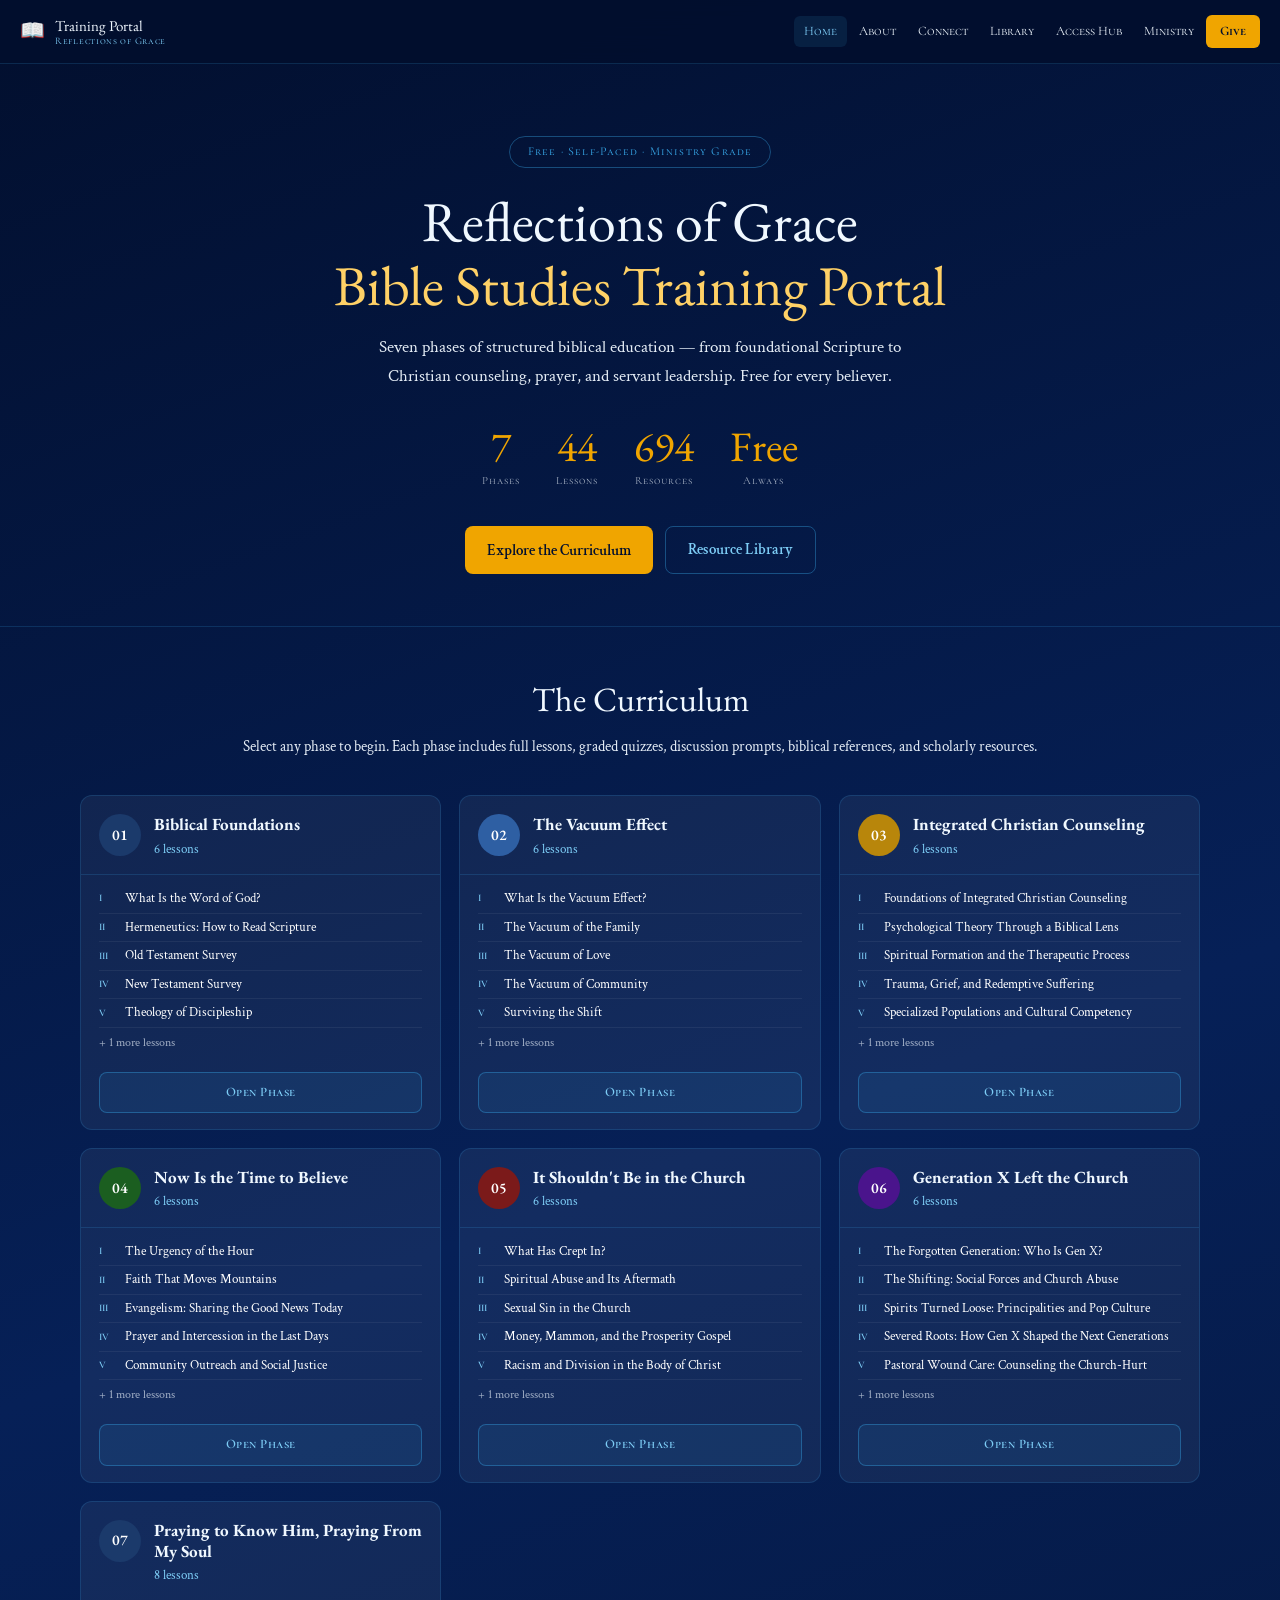
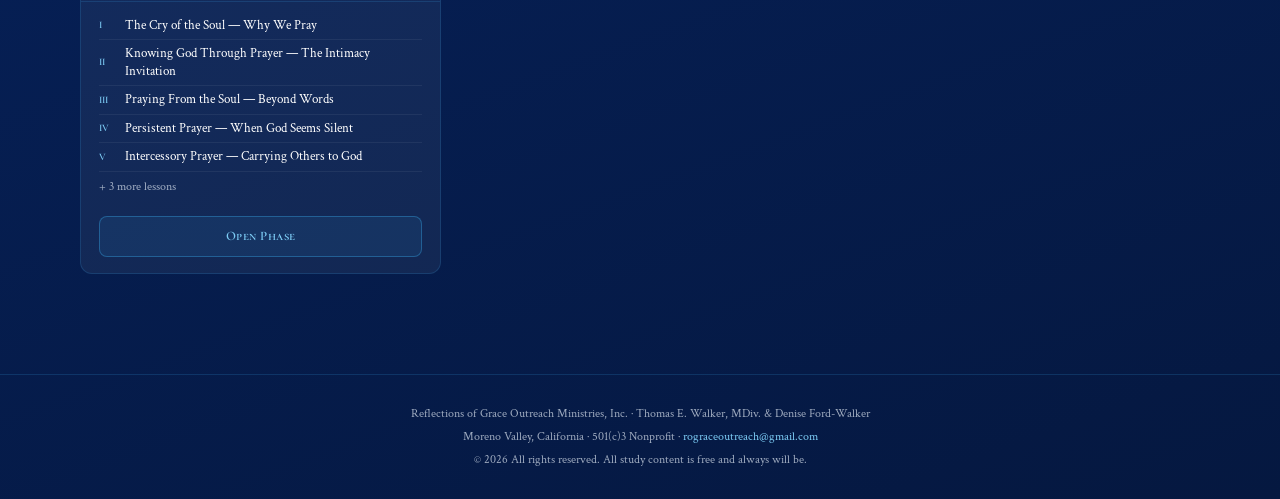
<file: bible-studies-index.html>
<!DOCTYPE html>
<html lang="en">
<head>
<meta charset="UTF-8">
<meta name="viewport" content="width=device-width,initial-scale=1">
<title>Reflections of Grace — Bible Studies Training Portal</title>
<meta name="description" content="Free Bible studies, Christian counseling curriculum, and ministry training from Reflections of Grace Outreach Ministries — 7 phases, 44 lessons, 694 resources.">
<meta property="og:title" content="Reflections of Grace Bible Studies Training Portal">
<meta property="og:description" content="Free Bible study curriculum — 7 phases, 44 lessons, 694 resources.">
<meta property="og:type" content="website">
<link rel="preconnect" href="https://fonts.googleapis.com">
<link rel="preconnect" href="https://fonts.gstatic.com" crossorigin>
<link href="https://fonts.googleapis.com/css2?family=EB+Garamond:ital,wght@0,400;0,600;1,400&family=Crimson+Text:ital,wght@0,400;0,600;1,400&family=Cormorant+SC:wght@400;600&display=swap" rel="stylesheet">
<style>
*,*::before,*::after{box-sizing:border-box;margin:0;padding:0}
:root{
  --navy:#020F2E;--navy2:#062057;
  --sky:#38A8E8;--sky2:#7DCCF5;
  --gold:#F0A500;--gold2:#FFD166;
  --text:#F0F8FF;--text2:rgba(240,248,255,.95);--text3:rgba(240,248,255,.65);
  --card:rgba(255,255,255,.055);--card2:rgba(255,255,255,.09);
  --border:rgba(56,168,232,.18);--border2:rgba(56,168,232,.38);
  --r:12px;--r2:8px;--nav:64px;
  --ff-h:'EB Garamond',Georgia,serif;
  --ff-b:'Crimson Text',Georgia,serif;
  --ff-l:'Cormorant SC',Georgia,serif;
}
html{scroll-behavior:smooth}
body{background:linear-gradient(160deg,var(--navy) 0%,var(--navy2) 55%,#051840 100%);
  color:var(--text);font-family:var(--ff-b);font-size:17px;min-height:100vh;line-height:1.65}
a{color:inherit;text-decoration:none}
img{max-width:100%}
button{font-family:var(--ff-b)}

/* NAV */
.nav{position:fixed;top:0;left:0;right:0;height:var(--nav);
  background:rgba(2,15,46,.93);backdrop-filter:blur(14px);
  border-bottom:1px solid var(--border);z-index:200;
  display:flex;align-items:center;padding:0 20px;gap:12px}
.nav-brand{display:flex;align-items:center;gap:10px;flex-shrink:0}
.nav-icon{font-size:20px}
.nav-brand-text{font-family:var(--ff-h);font-size:15px;color:var(--text);line-height:1.2}
.nav-brand-text small{display:block;font-size:10px;color:var(--sky2);
  font-family:var(--ff-l);letter-spacing:.07em}
.nav-links{display:flex;gap:2px;flex:1;justify-content:flex-end;align-items:center;flex-wrap:wrap}
.nav-links a{color:var(--text2);font-size:13px;padding:5px 10px;
  border-radius:6px;transition:all .18s;font-family:var(--ff-l);white-space:nowrap}
.nav-links a:hover,.nav-links a.cur{color:var(--sky2);background:rgba(56,168,232,.11)}
.nav-cta{background:var(--gold)!important;color:#020F2E!important;
  font-weight:700;padding:6px 14px!important}
.nav-cta:hover{background:var(--gold2)!important}
.nav-tog{display:none;background:none;border:none;color:var(--text);
  font-size:22px;cursor:pointer;padding:8px;margin-left:auto}
@media(max-width:700px){
  .nav-links{display:none;position:absolute;top:var(--nav);left:0;right:0;
    background:rgba(2,15,46,.97);flex-direction:column;padding:12px;
    border-bottom:1px solid var(--border);gap:2px;align-items:stretch}
  .nav-links.open{display:flex}
  .nav-links a{padding:10px 14px;font-size:15px}
  .nav-tog{display:block}}

/* PAGES */
.page{display:none;padding-top:var(--nav)}
.page.vis{display:block}

/* HERO */
.hero{padding:72px 24px 52px;text-align:center;
  border-bottom:1px solid var(--border)}
.hero-badge{display:inline-block;font-family:var(--ff-l);font-size:12px;
  color:var(--sky);border:1px solid var(--border2);border-radius:999px;
  padding:5px 18px;letter-spacing:.1em;margin-bottom:22px}
.hero h1{font-family:var(--ff-h);font-size:clamp(30px,5vw,56px);
  font-weight:400;line-height:1.14;color:var(--text);
  max-width:780px;margin:0 auto 16px}
.hero h1 em{color:var(--gold2);font-style:normal}
.hero-sub{font-size:17px;color:var(--text2);max-width:580px;
  margin:0 auto 36px;line-height:1.65}
.stats{display:flex;justify-content:center;gap:36px;flex-wrap:wrap;margin-bottom:36px}
.stat{text-align:center}
.stat-n{font-family:var(--ff-h);font-size:42px;color:var(--gold);display:block;line-height:1}
.stat-l{font-size:11px;color:var(--text3);font-family:var(--ff-l);letter-spacing:.09em;margin-top:4px}
.hero-btns{display:flex;gap:12px;justify-content:center;flex-wrap:wrap}

/* BUTTONS */
.btn{display:inline-flex;align-items:center;gap:7px;padding:11px 22px;
  border-radius:var(--r2);font-size:15px;font-weight:600;cursor:pointer;
  border:none;transition:all .18s;font-family:var(--ff-b)}
.btn-gold{background:var(--gold);color:#020F2E}
.btn-gold:hover{background:var(--gold2);transform:translateY(-1px)}
.btn-line{background:transparent;color:var(--sky2);border:1.5px solid var(--border2)}
.btn-line:hover{background:rgba(56,168,232,.1);border-color:var(--sky2)}

/* DASHBOARD GRID */
.dash{max-width:1160px;margin:0 auto;padding:44px 20px}
.dash-head{text-align:center;margin-bottom:36px}
.dash-head h2{font-family:var(--ff-h);font-size:clamp(22px,3vw,34px);
  font-weight:400;margin-bottom:7px}
.dash-head p{color:var(--text2);font-size:15px}
.phases-grid{display:grid;grid-template-columns:repeat(auto-fill,minmax(310px,1fr));gap:18px}

/* PHASE CARD */
.pc{background:var(--card);border:1px solid var(--border);
  border-radius:var(--r);overflow:hidden;
  transition:border-color .2s,transform .2s;cursor:pointer}
.pc:hover{border-color:var(--border2);transform:translateY(-2px)}
.pc-head{padding:18px 18px 14px;display:flex;gap:13px;align-items:flex-start}
.pc-num{width:42px;height:42px;border-radius:50%;display:flex;align-items:center;
  justify-content:center;font-family:var(--ff-h);font-size:15px;
  font-weight:600;color:#fff;flex-shrink:0}
.pc-info h3{font-family:var(--ff-h);font-size:17px;color:var(--text);
  line-height:1.25;margin-bottom:3px}
.pc-info .pcsub{font-size:13px;color:var(--sky2)}
.pc-units{padding:10px 18px 14px;border-top:1px solid var(--border)}
.pc-unit-link{display:flex;align-items:center;gap:8px;padding:5px 0;
  font-size:13px;color:#fff!important;border-bottom:1px solid rgba(255,255,255,.06);
  transition:color .15s}
.pc-unit-link:last-child{border-bottom:none}
.pc-unit-link:hover{color:var(--sky2)}
.pc-roman{font-family:var(--ff-l);font-size:10px;color:#fff;width:18px;flex-shrink:0;font-weight:600}
.pc-unit-link span{color:#fff!important;font-size:13px}
.pc-btn{display:block;margin:0 18px 16px;padding:9px;text-align:center;
  background:rgba(56,168,232,.09);border:1px solid var(--border2);
  border-radius:var(--r2);color:var(--sky2);font-size:13px;
  font-weight:600;font-family:var(--ff-l);letter-spacing:.04em;transition:all .18s}
.pc-btn:hover{background:rgba(56,168,232,.18)}

/* PHASE PAGE */
.phase-page{max-width:900px;margin:0 auto;padding:36px 20px}
.back{display:inline-flex;align-items:center;gap:6px;color:var(--sky2);
  font-size:13px;padding:5px 13px;border:1px solid var(--border);
  border-radius:var(--r2);font-family:var(--ff-l);transition:all .18s;margin-bottom:22px;cursor:pointer}
.back:hover{background:var(--card);border-color:var(--border2)}
.phase-banner{padding:28px 24px;border-radius:var(--r);margin-bottom:24px}
.phase-banner .ptag{font-family:var(--ff-l);font-size:11px;
  color:rgba(255,255,255,.55);letter-spacing:.1em;margin-bottom:8px}
.phase-banner h2{font-family:var(--ff-h);font-size:clamp(20px,4vw,34px);
  font-weight:400;color:#fff;line-height:1.2;margin-bottom:5px}
.phase-banner .psub{color:rgba(255,255,255,.65);font-size:14px}
.units-list{display:flex;flex-direction:column;gap:10px}

/* UNIT ACCORDION */
.ua{background:var(--card);border:1px solid var(--border);
  border-radius:var(--r);overflow:hidden}
.ua-head{display:flex;align-items:center;gap:12px;padding:14px 18px;
  cursor:pointer;transition:background .18s;user-select:none}
.ua-head:hover{background:var(--card2)}
.ua-num{width:30px;height:30px;border-radius:50%;display:flex;align-items:center;
  justify-content:center;font-family:var(--ff-l);font-size:11px;color:#fff;flex-shrink:0}
.ua-titles{flex:1;min-width:0}
.ua-titles h4{font-family:var(--ff-h);font-size:16px;color:#fff;margin-bottom:2px}
.ua-titles .ua-sr{font-size:12px;color:var(--sky2)}
.ua-chev{color:var(--text3);font-size:16px;margin-left:auto;
  transition:transform .2s;flex-shrink:0}
.ua.open .ua-chev{transform:rotate(180deg)}
.ua-body{display:none;padding:0 18px 18px;border-top:1px solid var(--border)}
.ua.open .ua-body{display:block}

/* UNIT DETAIL */
.unit-pg{max-width:840px;margin:0 auto;padding:36px 20px}
.unav{display:flex;justify-content:space-between;align-items:center;
  margin-bottom:24px;gap:10px;flex-wrap:wrap}
.unav-btn{display:inline-flex;align-items:center;gap:5px;color:var(--sky2);
  font-size:13px;padding:6px 13px;border:1px solid var(--border);
  border-radius:var(--r2);font-family:var(--ff-l);transition:all .18s;
  background:none;cursor:pointer}
.unav-btn:hover{background:var(--card);border-color:var(--border2)}
.utag{font-family:var(--ff-l);font-size:11px;color:var(--sky);
  letter-spacing:.08em;margin-bottom:9px}
.unit-pg h1{font-family:var(--ff-h);font-size:clamp(22px,4vw,36px);
  font-weight:400;color:var(--text);line-height:1.2;margin-bottom:20px}
.scripture{border-left:3px solid var(--sky);padding:14px 18px;
  background:rgba(56,168,232,.06);border-radius:0 var(--r2) var(--r2) 0;
  margin-bottom:26px}
.scripture .sref{font-family:var(--ff-l);font-size:11px;color:var(--sky2);
  letter-spacing:.07em;margin-bottom:6px}
.scripture .stext{font-family:var(--ff-h);font-size:17px;color:var(--text);
  line-height:1.6;font-style:italic}
.tabs{display:flex;gap:2px;border-bottom:2px solid var(--border);
  margin-bottom:26px;overflow-x:auto}
.tb{padding:9px 16px;background:none;border:none;color:var(--text2);
  font-size:13px;cursor:pointer;font-family:var(--ff-l);letter-spacing:.04em;
  border-bottom:2px solid transparent;margin-bottom:-2px;
  transition:all .18s;white-space:nowrap}
.tb.on,.tb:hover{color:var(--sky2);border-bottom-color:var(--sky2)}
.tp{display:none}
.tp.on{display:block}
.lesson{font-family:var(--ff-b);font-size:18px;line-height:1.78;
  color:#fff;max-width:70ch}
.lesson p{margin-bottom:1.15em}
.kp-head{font-family:var(--ff-l);font-size:12px;color:var(--sky2);
  letter-spacing:.08em;margin:22px 0 12px}
.kp-list{display:flex;flex-direction:column;gap:9px}
.kp-item{display:flex;gap:11px;align-items:flex-start;
  background:var(--card);border:1px solid var(--border);
  border-radius:var(--r2);padding:11px 15px}
.kp-dot{width:7px;height:7px;border-radius:50%;background:var(--sky);
  flex-shrink:0;margin-top:7px}
.kp-txt{font-size:15px;color:#fff;line-height:1.5}

/* QUIZ */
.qwrap{max-width:680px}
.qq{background:var(--card);border:1px solid var(--border);
  border-radius:var(--r);padding:18px;margin-bottom:14px}
.qq .qt{font-family:var(--ff-h);font-size:17px;color:#fff;
  margin-bottom:13px;line-height:1.4}
.qopts{display:flex;flex-direction:column;gap:7px}
.qo{display:flex;align-items:center;gap:9px;padding:9px 13px;
  border-radius:var(--r2);border:1.5px solid var(--border);
  cursor:pointer;transition:all .18s;background:none;
  text-align:left;color:#fff;font-size:15px}
.qo:hover{border-color:var(--border2);background:var(--card)}
.qo.sel{border-color:var(--sky);background:rgba(56,168,232,.1)}
.qo.ok{border-color:#22c55e;background:rgba(34,197,94,.1);color:#4ade80}
.qo.no{border-color:#ef4444;background:rgba(239,68,68,.08);color:#fca5a5}
.q-sub-btn{margin-top:14px;padding:10px 22px;background:var(--sky);
  color:#fff;border:none;border-radius:var(--r2);font-size:15px;
  font-weight:600;cursor:pointer;transition:all .18s}
.q-sub-btn:hover{background:var(--sky2);color:#020F2E}
.q-retake{margin-top:14px;padding:9px 20px;background:transparent;
  color:var(--sky2);border:1.5px solid var(--border2);border-radius:var(--r2);
  font-size:14px;cursor:pointer;font-family:var(--ff-l)}
.q-retake:hover{background:var(--card)}
.qscore{margin-top:18px;padding:14px 18px;background:rgba(56,168,232,.08);
  border:1px solid var(--border2);border-radius:var(--r);
  font-size:16px;color:var(--sky2);font-family:var(--ff-h)}

/* DISCUSSION */
.dlist{display:flex;flex-direction:column;gap:12px}
.ditem{background:var(--card);border:1px solid var(--border);
  border-radius:var(--r);padding:16px 18px;
  display:flex;gap:12px;align-items:flex-start}
.dicon{font-size:18px;flex-shrink:0;margin-top:2px}
.dtxt{font-family:var(--ff-h);font-size:17px;color:#fff;
  line-height:1.55;font-style:italic}

/* RESOURCES */
.rsec{margin-bottom:26px}
.rsec-head{font-family:var(--ff-l);font-size:12px;color:var(--sky2);
  letter-spacing:.08em;margin-bottom:11px;padding-bottom:7px;
  border-bottom:1px solid var(--border)}
.rlist{display:flex;flex-direction:column;gap:7px}
.ri{display:flex;align-items:flex-start;gap:11px;padding:11px 14px;
  background:var(--card);border:1px solid var(--border);
  border-radius:var(--r2);text-decoration:none;transition:border-color .18s}
.ri:hover{border-color:var(--border2)}
.ri-icon{font-size:17px;flex-shrink:0;margin-top:1px}
.ri-info{flex:1;min-width:0}
.ri-title{font-size:14px;color:#fff;line-height:1.35;margin-bottom:2px}
.ri-meta{font-size:11px;color:var(--text3)}
.ri-tag{font-size:10px;color:var(--sky);font-family:var(--ff-l);
  border:1px solid var(--border);border-radius:3px;padding:2px 6px;
  white-space:nowrap;flex-shrink:0;margin-top:2px}

/* STATIC PAGES */
.sp{max-width:780px;margin:0 auto;padding:56px 20px}
.sp h1{font-family:var(--ff-h);font-size:clamp(26px,4vw,42px);
  font-weight:400;color:var(--text);margin-bottom:18px}
.sp h2{font-family:var(--ff-h);font-size:22px;color:var(--gold2);
  margin:32px 0 10px;font-weight:400}
.sp p{font-size:17px;color:#e8f4ff;line-height:1.72;
  margin-bottom:14px;max-width:66ch}
.sp .quote{font-family:var(--ff-h);font-size:19px;font-style:italic;
  color:var(--text);border-left:3px solid var(--gold);padding:14px 18px;
  margin:22px 0;background:rgba(240,165,0,.05);border-radius:0 var(--r2) var(--r2) 0}
.contact-grid{display:grid;grid-template-columns:1fr 1fr;gap:16px;margin-top:24px}
.contact-card{background:var(--card);border:1px solid var(--border);
  border-radius:var(--r);padding:20px}
.contact-card h3{font-family:var(--ff-h);font-size:17px;color:var(--sky2);margin-bottom:8px}
.contact-card p,.contact-card a{font-size:15px;color:var(--text2);line-height:1.6}
.contact-card a:hover{color:var(--sky2)}
@media(max-width:500px){.contact-grid{grid-template-columns:1fr}}

/* ENROLL / GIVE */
.form-pg{max-width:580px;margin:0 auto;padding:56px 20px}
.form-pg h1{font-family:var(--ff-h);font-size:clamp(24px,4vw,40px);
  font-weight:400;color:var(--text);margin-bottom:6px}
.form-pg .fsub{color:var(--text2);font-size:15px;margin-bottom:28px}
.ff{margin-bottom:16px}
.ff label{display:block;font-family:var(--ff-l);font-size:12px;
  color:var(--sky2);letter-spacing:.06em;margin-bottom:5px}
.ff input,.ff textarea,.ff select{width:100%;padding:10px 13px;
  background:rgba(255,255,255,.06);border:1.5px solid var(--border);
  border-radius:var(--r2);color:var(--text);font-size:15px;
  font-family:var(--ff-b);transition:border-color .18s;outline:none}
.ff input:focus,.ff textarea:focus,.ff select:focus{border-color:var(--sky2)}
.ff select option{background:#062057}
.ff textarea{height:80px;resize:vertical}
.give-grid{display:grid;grid-template-columns:1fr 1fr;gap:14px;margin-top:28px}
.give-card{background:var(--card);border:1px solid var(--border);
  border-radius:var(--r);padding:22px;text-align:center}
.give-card h3{font-family:var(--ff-h);font-size:21px;color:var(--gold2);margin-bottom:7px}
.give-card p{font-size:13px;color:var(--text2);margin-bottom:14px;line-height:1.5}
@media(max-width:480px){.give-grid{grid-template-columns:1fr}}

/* FOOTER */
.footer{border-top:1px solid var(--border);padding:28px 20px;
  text-align:center;margin-top:56px}
.footer p{font-size:12px;color:var(--text3);line-height:1.9}
.footer a{color:var(--sky2)}
.footer a:hover{color:var(--text)}
</style>
</head>
<body>

<!-- ── NAV ── -->
<nav class="nav">
  <div class="nav-brand" onclick="route('/')" style="cursor:pointer">
    <div class="nav-icon">📖</div>
    <div class="nav-brand-text">Training Portal<small>Reflections of Grace</small></div>
  </div>
  <button class="nav-tog" id="navTog" aria-label="Menu">☰</button>
  <div class="nav-links" id="navLinks">
    <a data-r="/" href="#/">Home</a>
    <a data-r="/about" href="#/about">About</a>
    <a data-r="/connect" href="#/connect">Connect</a>
    <a href="https://rog-library.netlify.app" target="_blank">Library</a>
    <a href="https://rog-access-hub.netlify.app" target="_blank">Access Hub</a>
    <a href="https://reflectionsofgraceministryportal.netlify.app" target="_blank">Ministry</a>
    <a data-r="/give" href="#/give" class="nav-cta">Give</a>
  </div>
</nav>

<!-- ── HOME ── -->
<div class="page" id="pg-home">
  <div class="hero">
    <div class="hero-badge">Free · Self-Paced · Ministry Grade</div>
    <h1>Reflections of Grace<br><em>Bible Studies Training Portal</em></h1>
    <p class="hero-sub">Seven phases of structured biblical education — from foundational Scripture to Christian counseling, prayer, and servant leadership. Free for every believer.</p>
    <div class="stats">
      <div class="stat"><span class="stat-n">7</span><div class="stat-l">Phases</div></div>
      <div class="stat"><span class="stat-n">44</span><div class="stat-l">Lessons</div></div>
      <div class="stat"><span class="stat-n">694</span><div class="stat-l">Resources</div></div>
      <div class="stat"><span class="stat-n">Free</span><div class="stat-l">Always</div></div>
    </div>
    <div class="hero-btns">
      <button class="btn btn-gold" onclick="document.getElementById('curriculum').scrollIntoView({behavior:'smooth'})">Explore the Curriculum</button>
      <a class="btn btn-line" href="https://rog-library.netlify.app" target="_blank">Resource Library</a>
    </div>
  </div>
  <div class="dash" id="curriculum">
    <div class="dash-head">
      <h2>The Curriculum</h2>
      <p>Select any phase to begin. Each phase includes full lessons, graded quizzes, discussion prompts, biblical references, and scholarly resources.</p>
    </div>
    <div class="phases-grid" id="phases-grid">
      <div class="pc"><div class="pc-head"><div class="pc-num" style="background:#1B3A6B">01</div><div class="pc-info"><h3>Biblical Foundations</h3><div class="pcsub">6 lessons</div></div></div></div>
<div class="pc"><div class="pc-head"><div class="pc-num" style="background:#2E5FA3">02</div><div class="pc-info"><h3>The Vacuum Effect</h3><div class="pcsub">6 lessons</div></div></div></div>
<div class="pc"><div class="pc-head"><div class="pc-num" style="background:#B8860B">03</div><div class="pc-info"><h3>Integrated Christian Counseling</h3><div class="pcsub">6 lessons</div></div></div></div>
<div class="pc"><div class="pc-head"><div class="pc-num" style="background:#1B5E20">04</div><div class="pc-info"><h3>Now Is the Time to Believe</h3><div class="pcsub">6 lessons</div></div></div></div>
<div class="pc"><div class="pc-head"><div class="pc-num" style="background:#7B1A1A">05</div><div class="pc-info"><h3>It Shouldn't Be in the Church</h3><div class="pcsub">6 lessons</div></div></div></div>
<div class="pc"><div class="pc-head"><div class="pc-num" style="background:#4A148C">06</div><div class="pc-info"><h3>Generation X Left the Church</h3><div class="pcsub">6 lessons</div></div></div></div>
<div class="pc"><div class="pc-head"><div class="pc-num" style="background:#1B3A6B">07</div><div class="pc-info"><h3>Praying to Know Him, Praying From My Soul</h3><div class="pcsub">8 lessons</div></div></div></div>

    </div>
  </div>
  <div class="footer">
    <p>Reflections of Grace Outreach Ministries, Inc. · Thomas E. Walker, MDiv. &amp; Denise Ford-Walker<br>
    Moreno Valley, California · 501(c)3 Nonprofit · <a href="mailto:rograceoutreach@gmail.com">rograceoutreach@gmail.com</a><br>
    &copy; 2026 All rights reserved. All study content is free and always will be.</p>
  </div>
</div>

<!-- ── PHASE PAGE (built by JS) ── -->
<div class="page" id="pg-phase"></div>

<!-- ── UNIT PAGE (built by JS) ── -->
<div class="page" id="pg-unit"></div>

<!-- ── ABOUT ── -->
<div class="page" id="pg-about">
  <div class="sp">
    <h1>About This Ministry</h1>
    <div class="quote">"The Word of God is living and powerful, sharper than any two-edged sword." — Hebrews 4:12</div>
    <p>Reflections of Grace Outreach Ministries, Inc. is a 501(c)3 nonprofit ministry founded by Thomas E. Walker, MDiv. and co-founder Minister Denise Ford-Walker, based in Moreno Valley, California.</p>
    <p>Our mission is to make ministry-grade biblical education accessible to every believer, everywhere, at absolutely no cost. The Training Portal represents years of curriculum development rooted in Scripture, theology, counseling, and lived ministry experience.</p>
    <h2>Thomas E. Walker, MDiv.</h2>
    <p>Thomas holds a Master of Divinity and brings decades of pastoral experience to this curriculum. His teaching covers biblical foundations, the vacuum effect, counseling integration, evangelism, and servant leadership.</p>
    <h2>Minister Denise Ford-Walker</h2>
    <p>Denise co-founded Reflections of Grace and authored the prayer curriculum in Phase 07 — Praying to Know Him, Praying From My Soul — an eight-lesson journey into the depths of communion with God.</p>
    <h2>Our Commitment</h2>
    <p>Every lesson, quiz, resource, and tool on this portal is free. No subscription. No tuition. No payment ever required. This is ministry without walls, and the door is always open.</p>
    <div style="margin-top:32px">
      <button class="btn btn-gold" onclick="route('/')">Begin Studying →</button>
    </div>
  </div>
  <div class="footer">
    <p>Reflections of Grace Outreach Ministries, Inc. · <a href="mailto:rograceoutreach@gmail.com">rograceoutreach@gmail.com</a></p>
  </div>
</div>

<!-- ── CONNECT ── -->
<div class="page" id="pg-connect">
  <div class="sp">
    <h1>Connect With Us</h1>
    <p>We would love to hear from you — whether you are a new student, a ministry partner, or someone who has been blessed by this curriculum.</p>
    <div class="contact-grid">
      <div class="contact-card">
        <h3>Email</h3>
        <p><a href="mailto:rograceoutreach@gmail.com">rograceoutreach@gmail.com</a></p>
      </div>
      <div class="contact-card">
        <h3>Location</h3>
        <p>Moreno Valley, California<br>501(c)3 Nonprofit Ministry</p>
      </div>
      <div class="contact-card">
        <h3>Ministry Portal</h3>
        <p><a href="https://reflectionsofgraceministryportal.netlify.app" target="_blank">Visit the Ministry Portal →</a></p>
      </div>
      <div class="contact-card">
        <h3>Resource Library</h3>
        <p><a href="https://rog-library.netlify.app" target="_blank">Browse 694 Free Resources →</a></p>
      </div>
    </div>
    <h2>Enroll in the Program</h2>
    <p>Enrollment is free and always will be. Click below to register your name and begin your studies officially.</p>
    <button class="btn btn-gold" onclick="route('/enroll')" style="margin-top:8px">Enroll Free →</button>
  </div>
  <div class="footer">
    <p>Reflections of Grace Outreach Ministries, Inc. · <a href="mailto:rograceoutreach@gmail.com">rograceoutreach@gmail.com</a></p>
  </div>
</div>

<!-- ── ENROLL ── -->
<div class="page" id="pg-enroll">
  <div class="form-pg">
    <h1>Enroll Free</h1>
    <p class="fsub">Register to begin your studies. Enrollment is completely free — no payment, no subscription, ever.</p>
    <div class="ff"><label>Full Name</label><input type="text" placeholder="Your full name"></div>
    <div class="ff"><label>Email Address</label><input type="email" placeholder="you@example.com"></div>
    <div class="ff"><label>City / State</label><input type="text" placeholder="Moreno Valley, CA"></div>
    <div class="ff"><label>Starting Phase</label>
      <select>
        <option>Phase 01 — Biblical Foundations</option>
        <option>Phase 02 — The Vacuum Effect</option>
        <option>Phase 03 — Integrated Christian Counseling</option>
        <option>Phase 04 — Now Is the Time to Believe</option>
        <option>Phase 05 — It Shouldn't Be in the Church</option>
        <option>Phase 06 — Generation X Left the Church</option>
        <option>Phase 07 — Praying to Know Him</option>
      </select>
    </div>
    <div class="ff"><label>Tell Us About Yourself (optional)</label>
      <textarea placeholder="Your ministry background, why you're enrolling, or how you heard about us..."></textarea>
    </div>
    <button class="btn btn-gold" onclick="alert('Thank you for enrolling! Please email rograceoutreach@gmail.com to complete your registration.')">Submit Enrollment</button>
    <p style="margin-top:16px;font-size:13px;color:var(--text3)">Or email us directly at <a href="mailto:rograceoutreach@gmail.com" style="color:var(--sky2)">rograceoutreach@gmail.com</a></p>
  </div>
  <div class="footer">
    <p>Reflections of Grace Outreach Ministries, Inc. · <a href="mailto:rograceoutreach@gmail.com">rograceoutreach@gmail.com</a></p>
  </div>
</div>

<!-- ── GIVE ── -->
<div class="page" id="pg-give">
  <div class="form-pg">
    <h1>Support the Ministry</h1>
    <p class="fsub">All Bible study content is free. Your gift helps us maintain the portal, expand the curriculum, and reach more believers with the Word of God.</p>
    <div class="give-grid">
      <div class="give-card">
        <h3>$10</h3>
        <p>Supports one month of hosting for all four ministry portals.</p>
        <a class="btn btn-gold" href="https://donate.stripe.com/9B600caNR32e2ne5hR9EI00" target="_blank">Give $10</a>
      </div>
      <div class="give-card">
        <h3>$50</h3>
        <p>Helps fund new curriculum development and resource additions.</p>
        <a class="btn btn-gold" href="https://buy.stripe.com/3cIdR2cVZ0U65zq11B9EI01" target="_blank">Give $50</a>
      </div>
      <div class="give-card">
        <h3>Custom</h3>
        <p>Give any amount. Every gift, large or small, makes a difference.</p>
        <a class="btn btn-gold" href="mailto:rograceoutreach@gmail.com?subject=Ministry Donation" target="_blank">Contact Us</a>
      </div>
      <div class="give-card">
        <h3>Partner</h3>
        <p>Become a monthly ministry partner and help us grow this work.</p>
        <a class="btn btn-line" href="mailto:rograceoutreach@gmail.com?subject=Ministry Partnership" target="_blank">Learn More</a>
      </div>
    </div>
    <p style="margin-top:24px;font-size:13px;color:var(--text3);text-align:center">Reflections of Grace Outreach Ministries, Inc. is a registered 501(c)3 nonprofit. Donations may be tax-deductible.</p>
  </div>
  <div class="footer">
    <p>Reflections of Grace Outreach Ministries, Inc. · <a href="mailto:rograceoutreach@gmail.com">rograceoutreach@gmail.com</a></p>
  </div>
</div>

<script>
const PHASES = [{"id": "phase01", "num": "01", "color": "#1B3A6B", "title": "Biblical Foundations", "sub": "The Word, the World, and the Believer", "author": "Thomas E. Walker, MDiv.", "units": [{"t": "What Is the Word of God?", "sr": "2 Timothy 3:16-17 NKJV", "sv": "All Scripture is given by inspiration of God, and is profitable for doctrine, for reproof, for correction, for instruction in righteousness, that the man of God may be complete, thoroughly equipped for every good work.", "c": "This opening unit establishes why Scripture is the irreplaceable foundation for all Christian life and ministry. We begin with the doctrine of inspiration — the theological claim that the Bible is not a merely human document but the very Word of God, breathed out by the Holy Spirit through human authors. The Greek word theopneustos in 2 Timothy 3:16 means God-breathed, which tells us that Scripture originated from God, not from human creativity or religious aspiration. Walker examines the two primary models of inspiration that have shaped evangelical theology: verbal plenary inspiration (every word of every text is inspired) and dynamical inspiration (the thoughts and meanings are inspired while the words are the human authors\\'). The unit concludes with the doctrine of inerrancy — that Scripture, in its original manuscripts, is without error in all that it affirms — and the doctrine of sufficiency — that Scripture contains everything needed for salvation and for life in the Spirit. A critical distinction is drawn between inspiration (what makes the Bible what it is) and illumination (what the Holy Spirit does in the believer to enable understanding of what the Bible says). The authority of Scripture is not claimed by the church; it is inherent in the text itself as the speech of God. Students examine their own relationship with the Bible: Do you treat it as authoritative over your feelings, your culture, and your tradition — or as one resource among many?", "kp": ["Theopneustos: the meaning and implications of God-breathed Scripture", "Verbal plenary inspiration versus dynamical inspiration: the two main models", "Inerrancy: Scripture is without error in all that it affirms", "Sufficiency: Scripture contains all that is needed for salvation and life", "The difference between inspiration (origin) and illumination (understanding)"]}, {"t": "Hermeneutics: How to Read Scripture", "sr": "2 Timothy 2:15 NKJV", "sv": "Be diligent to present yourself approved to God, a worker who does not need to be ashamed, rightly dividing the word of truth.", "c": "Hermeneutics is the science and art of biblical interpretation — the set of principles and methods that guide a reader toward the meaning God intended to communicate through the human authors of Scripture. Walker opens with the foundational principle of all sound hermeneutics: the grammatical-historical method, which interprets any text according to its plain grammatical meaning in its original historical and cultural context. This method rejects the idea that the interpreter can project any meaning onto a text or that every reader\\'s personal application is equally valid. The author\\'s intended meaning is the meaning. The unit examines the three horizons of biblical interpretation: the horizon of the text (what did the author write?), the horizon of the original audience (what did the text mean to the first readers?), and the horizon of the contemporary reader (how does the intended meaning apply today?). Walker introduces students to the major literary genres in Scripture — narrative, law, prophecy, wisdom, epistle, apocalyptic — and explains how each genre requires genre-appropriate interpretive strategies. Reading Revelation like Romans produces misinterpretation. Reading the Psalms like a legal code produces spiritual damage. Context is the single most important interpretive principle: context disambiguates ambiguous words, resolves apparent contradictions, and prevents the selection of proof texts without regard for their larger meaning.", "kp": ["The grammatical-historical method: interpreting texts in their original context", "The three horizons: text, original audience, contemporary reader", "Author\\", "s projection", "Major literary genres and why each requires genre-appropriate interpretation", "Context as the most important hermeneutical principle"]}, {"t": "Old Testament Survey", "sr": "Luke 24:27 NKJV", "sv": "Beginning at Moses and all the Prophets, He expounded to them in all the Scriptures the things concerning Himself.", "c": "The Old Testament is not a preface to the New Testament — it is the essential theological and narrative foundation without which the New Testament cannot be understood. Luke 24:27 records the risen Jesus opening the Scriptures to the two disciples on the road to Emmaus, demonstrating that the Old Testament was always about Him. This unit provides a sweeping overview of the 39 books of the Hebrew Bible, organized into four major categories: Law (Torah), History, Wisdom and Poetry, and Prophets. The Law — Genesis through Deuteronomy — establishes the fundamental theological truths of the faith: creation, fall, covenant, election, and redemption. From Genesis 3 onward, the entire narrative moves toward the resolution of the sin problem introduced in the garden. The History books (Joshua through Esther) trace the covenant community\\'s experience of blessing when they walk with God and judgment when they do not, establishing the theological pattern of sin, judgment, repentance, and restoration that runs through all of Scripture. The Wisdom books (Job, Psalms, Proverbs, Ecclesiastes, Song of Solomon) address the interior life of the believer — the experience of suffering, praise, practical wisdom, and love. The Prophets (Isaiah through Malachi) call the covenant community to return to God, announce judgment for persistent unfaithfulness, and herald the coming of the Messiah. Students are introduced to the major covenants of the Old Testament — Noahic, Abrahamic, Mosaic, and Davidic — and how each one advances the redemptive story toward its fulfillment in Christ.", "kp": ["The Old Testament as essential foundation, not preface to the New Testament", "Four categories: Law, History, Wisdom/Poetry, Prophets", "The major covenants: Noahic, Abrahamic, Mosaic, and Davidic", "The pattern of sin, judgment, repentance, and restoration throughout history", "Luke 24:27 — the Old Testament was always pointing to Christ"]}, {"t": "New Testament Survey", "sr": "John 1:14 NKJV", "sv": "And the Word became flesh and dwelt among us, and we beheld His glory, the glory as of the only begotten of the Father, full of grace and truth.", "c": "The New Testament is the fulfillment of every promise and anticipation in the Old Testament — the arrival of the Word made flesh in human history. This unit surveys all 27 books of the New Testament, organized into five categories: Gospels, Acts, Pauline Epistles, General Epistles, and Revelation. The four Gospels — Matthew, Mark, Luke, and John — present four complementary portraits of Jesus Christ, each written for a different audience and emphasizing different aspects of His person and work. Matthew presents Jesus as the messianic King of Israel. Mark presents Jesus as the Servant of God in urgent action. Luke presents Jesus as the compassionate Son of Man who came to seek and save the lost. John presents Jesus as the divine Word who was with God in the beginning. Acts records the birth and expansion of the church through the power of the Holy Spirit, from Jerusalem to Rome. The Pauline Epistles — Romans through Philemon — contain the most systematic theological teaching in the New Testament, addressing justification, sanctification, the church, spiritual gifts, and eschatology. The General Epistles — Hebrews through Jude — address a range of pastoral situations in the early church. Revelation is the capstone of the entire biblical narrative, bringing together the theological threads of both testaments in its vision of the final victory of God over evil and the establishment of the new creation. Students examine the major themes of the New Testament: the kingdom of God, the person and work of Christ, the Holy Spirit, the church, and the hope of the resurrection.", "kp": ["Four Gospels: four complementary portraits of one Lord for different audiences", "Acts: the birth and Spirit-empowered expansion of the church", "Paul\\", ",", ","]}, {"t": "Theology of Discipleship", "sr": "Matthew 28:19-20 NKJV", "sv": "Go therefore and make disciples of all the nations, baptizing them in the name of the Father and of the Son and of the Holy Spirit, teaching them to observe all things that I have commanded you.", "c": "The Great Commission in Matthew 28:19-20 is not optional for the church or for the individual believer — it is the marching order of the risen Lord. The central verb is make disciples, with three participial activities that modify it: going, baptizing, and teaching. Making disciples is the mission; the other three describe how it happens. Walker examines what discipleship means in the New Testament context: the Greek word mathetes (disciple) means learner, but in the rabbinic tradition it means much more than a student who learns information — it means an apprentice who imitates the rabbi\\'s entire way of life. Jesus called His disciples not primarily to a set of beliefs but to Himself: Come, follow Me. Discipleship in this sense is not a program; it is a relationship. The unit surveys the methods of discipleship in the Gospels and the early church: Jesus\\'s investment in twelve, then seventy, then five hundred; Paul\\'s pattern of entrusting to faithful people what he had received; the role of the local church as the primary context for discipleship; and the spiritual disciplines that form disciples. Walker also addresses the difference between evangelism (bringing people to faith in Christ) and discipleship (forming those who have come to faith into mature followers of Christ). The church has been far more effective at the first than the second, and Walker argues that this gap is one of the primary sources of the spiritual poverty in contemporary Western Christianity.", "kp": ["The Great Commission: make disciples is the mission, the rest describes how", "Mathetes: apprentice who imitates the rabbi\\", ",", ",", "s pattern: entrust to faithful people what you have received (2 Tim. 2:2)", "The gap between evangelism and discipleship as a source of spiritual poverty"]}, {"t": "Living the Word: Faith in Daily Life", "sr": "James 1:22 NKJV", "sv": "But be doers of the word, and not hearers only, deceiving yourselves.", "c": "The capstone unit of Phase 1 addresses the most important question a student of Scripture can ask: What does it change? James 1:22 contains one of the most pointed warnings in the New Testament against the possibility of studying the Bible with great depth and thoroughness and still being fundamentally unchanged by it. The word deceiving is the key: self-deception is the condition of the person who believes that hearing — or knowing, or being able to articulate — the Word is the same as living it. James uses the image of a person who looks at their face in a mirror, sees what they look like, and immediately walks away and forgets what they saw (1:23-24). The study of Scripture without application is exactly like that: a brief moment of seeing yourself clearly, followed by a return to exactly what you were before. Walker identifies three levels at which Scripture is meant to function in the believer\\'s life. First, the informational level: knowing what the text says. Second, the formational level: allowing the text to shape character over time through sustained engagement, meditation, and obedience. Third, the transformational level: being so thoroughly reshaped by the Word that your thinking, your desires, and your behavior become increasingly aligned with the mind of Christ. Most Christians operate primarily at the first level. Maturity requires the movement from information to formation to transformation. This happens not through more Bible knowledge but through a pattern of hearing, meditating, obeying, and returning — the rhythm of the Word-saturated life.", "kp": ["James 1:22: self-deception is possible even for devoted Bible students", "The mirror image: study without application produces no lasting change", "Three levels: informational, formational, and transformational engagement with Scripture", "Formation requires meditation and sustained obedience, not just increased knowledge", "The Word-saturated life: the rhythm of hearing, meditating, obeying, returning"]}]}, {"id": "phase02", "num": "02", "color": "#2E5FA3", "title": "The Vacuum Effect", "sub": "Surviving the Shift When It Happens", "author": "Thomas E. Walker, MDiv.", "units": [{"t": "What Is the Vacuum Effect?", "sr": "Ecclesiastes 1:2 NKJV", "sv": "Vanity of vanities, all is vanity.", "c": "The Vacuum Effect is the theological and sociological framework developed by Thomas E. Walker to describe the spiritual and cultural emptiness that results when God is removed from the center of human life and community. Walker draws on Ecclesiastes — the biblical book that most directly addresses the experience of meaninglessness when life is lived under the sun, apart from the transcendent anchor of God — to establish the theological foundation for understanding the vacuum. The preacher of Ecclesiastes pursued wisdom, pleasure, work, wealth, and achievement, and found all of them ultimately empty. The Hebrew word he uses — hevel, translated vanity — means breath, vapor, something that appears to be substantial but dissipates when grasped. Walker argues that the Vacuum Effect describes the same experience at the scale of communities, families, institutions, and generations: when the substance of genuine faith is removed, the appearance of religious and cultural structure remains for a generation, but the second generation inherits the form without the power, and the third generation abandons even the form. This process is visible in the collapse of denominational churches, in the spiritual emptiness of children raised in nominal Christianity, and in the broader secularization of Western culture. The unit establishes the diagnostic framework that the rest of Phase 2 will apply to specific areas: family, love, and community. Students examine their own experience of the vacuum — places where they have felt the emptiness of life without God — and learn to name what they felt with theological precision.", "kp": ["The Vacuum Effect: emptiness that results when God is removed from the center", "Ecclesiastes and hevel: the vapor that dissipates when grasped", "The three-generation pattern: substance, then form, then abandonment", "The Vacuum Effect visible in denominational collapse and cultural secularization", "Naming the vacuum with theological precision as a first step toward filling it"]}, {"t": "The Vacuum of the Family", "sr": "Deuteronomy 6:6-7 NKJV", "sv": "And these words which I command you today shall be in your heart. You shall teach them diligently to your children, and shall talk of them when you sit in your house, when you walk by the way, when you lie down, and when you rise up.", "c": "The family is the primary unit of faith transmission in the biblical model. Deuteronomy 6 — the Shema — establishes the pattern: the commandments of God are first to be in the parents\\' hearts (internal formation), and from there they are to flow naturally into the daily life of the household (organic transmission). The Hebrew word for teach diligently — shanan — means to sharpen, to incise, to repeat until it is deeply embedded. Faith was never meant to be something communicated primarily through institutional religious education; it was meant to be woven into the fabric of daily family life. Walker examines what happens when this pattern is broken: when parents outsource the spiritual formation of their children to the church, when the home ceases to be a place of prayer and Scripture and honest conversation about God, when children grow up without a model of genuine faith in the adults around them. The vacuum in the family produces children who may maintain the language and forms of faith while experiencing its substance as hollow. Walker also examines the specific forms of family vacuum that create particular spiritual wounds: the vacuum of the absent father, which distorts the child\\'s image of God as Father; the vacuum of the spiritually passive mother, which leaves children without an example of what lived faith looks like; and the vacuum of conflict in the home, which teaches children that Christianity does not change behavior. The unit is deeply pastoral — many students will recognize their own family of origin in Walker\\'s description.", "kp": ["Deuteronomy 6 and the Shema: faith transmitted from the inside of the parent out into daily life", "Shanan: to sharpen, to repeat until deeply embedded — the method of faith transmission", "Outsourcing spiritual formation to institutions creates a vacuum in the home", "The absent father vacuum and its effect on children\\", ","]}, {"t": "The Vacuum of Love", "sr": "1 Corinthians 13:1 NKJV", "sv": "Though I speak with the tongues of men and of angels, but have not love, I have become sounding brass or a clanging cymbal.", "c": "The vacuum of love is perhaps the most personally devastating form of the Vacuum Effect because love is the most fundamental human need. When the experience of genuine, sacrificial, unconditional love is absent from a person\\'s early life — particularly the love of parents — a vacuum is created at the center of the person\\'s identity and relational life that they will spend the rest of their life trying to fill. Walker draws on the Greek distinction between four types of love — storge (family affection), philia (friendship and loyalty), eros (romantic love), and agape (unconditional, self-giving love) — to show that only agape, the love that God Himself is (1 John 4:8), is capable of filling the deepest human vacuum. The tragedy Walker describes is that people who have experienced a vacuum of love in their childhood typically seek to fill that vacuum with the wrong kind of love at the wrong time. They seek philia or eros to fill the place where storge was absent. They seek human love to fill the place where divine love was never communicated. They seek quantity of relationships to compensate for the quality of love they never received. None of these substitutes fill the vacuum. Paul\\'s great chapter on love in 1 Corinthians 13 is examined not as a wedding text but as a description of the character of God — the love that is patient, kind, not self-seeking, and never fails. This is the love that fills the vacuum. Students are invited into an honest examination of where their own experience of love has left vacuums, and what they have been using to try to fill them.", "kp": ["Love is the most fundamental human need — its absence creates the deepest vacuum", "The four Greek loves: storge, philia, eros, and agape", "Only agape — God\\", ",", ",", "s character, not a wedding text"]}, {"t": "The Vacuum of Community", "sr": "Acts 2:44-45 NKJV", "sv": "Now all who believed were together, and had all things in common, and sold their possessions and goods, and divided them among all, as anyone had need.", "c": "Human beings were created for community — not just the community of family, but the broader community of the people of God in covenant relationship with each other. Acts 2 describes the koinonia of the early church: a community of radical mutual care and interdependence that was so visibly different from the surrounding culture that it provoked wonder in those who observed it (2:47). Walker argues that this kind of genuine community has become one of the scarcest commodities in contemporary Western life. We are more connected technologically than at any point in history and more isolated personally. The vacuum of community is the gap between the connectivity we have and the genuine belonging we need. The church, which was meant to be the primary provider of genuine community, has in many cases adapted to the culture of individualism and provided programs and services rather than belonging and accountability. Walker draws on Dietrich Bonhoeffer\\'s Life Together to establish the theological vision for authentic Christian community: a community that is not based on human affinity or common interest but on the person of Jesus Christ who stands in the midst of it. Where Jesus is present, community happens across every natural barrier. The vacuum of community is filled not by more programs or more social media connections but by the recovery of genuine koinonia — sharing life, sharing resources, sharing the burden of one another\\'s souls.", "kp": ["Human beings were created for community — isolation creates a vacuum", "Acts 2 koinonia: radical mutual care that was visibly different from the culture", "Technological connectivity combined with personal isolation: the modern vacuum", "The church has often substituted programs for genuine belonging and accountability", "Bonhoeffer\\"]}, {"t": "Surviving the Shift", "sr": "Isaiah 43:2 NKJV", "sv": "When you pass through the waters, I will be with you; and through the rivers, they shall not overflow you. When you walk through the fire, you shall not be burned, nor shall the flame scorch you.", "c": "When the vacuum comes — when something that has filled a central place in your life is suddenly or gradually removed — the experience is disorienting and often terrifying. Walker calls this the shift: the moment when the landscape changes and what was once stable is no longer there. The shift can come in many forms: the death of a marriage, the loss of employment, the exit of a community, the disillusionment with a church or leader, the departure of children from the faith, or the simple accumulated erosion of things that once gave life meaning. Isaiah 43:2 is the pastoral text for surviving the shift: God does not promise that the waters will not come. He promises that when you pass through them, He will be with you. The preposition through is crucial: through implies exit. The waters are navigated, not escaped. The fire is traversed, not avoided. Walker teaches three principles for surviving the shift. First, acknowledge the reality of the loss. Minimizing or spiritualizing a genuine loss does not heal it; it defers and intensifies it. Second, locate the presence of God in the midst of the loss. God is not absent from the shift; He is actively present in it, working purposes that may not be visible until the shift is over. Third, resist the impulse to immediately fill the vacuum with the first available substitute. The vacuum is uncomfortable, but it is also the space in which God can do His deepest work.", "kp": ["The shift: when something central is removed and the landscape changes", "Isaiah 43:2: God promises His presence through the waters, not avoidance of them", "Through implies exit: the vacuum is navigated, not escaped", "Three principles: acknowledge the loss, locate God in the midst, resist premature substitution", "The vacuum as the space in which God can do His deepest work"]}, {"t": "Closing the Vacuum: Restoration", "sr": "Joel 2:25 NKJV", "sv": "So I will restore to you the years that the swarming locust has eaten, the crawling locust, the consuming locust, and the chewing locust, my great army which I sent among you.", "c": "The promise of Joel 2:25 is one of the most hope-saturating statements in the Old Testament: God will restore the years that the locust has eaten. The locusts are real — they represent genuine loss, genuine devastation, genuine years in which things were stripped away. But God promises not just to give new things but to restore what was taken. Restoration is different from replacement. A replacement is a substitute. A restoration is the return or renewal of something lost. Walker closes Phase 2 with the theology and practice of spiritual restoration — how the vacuum that was created by loss, absence, or sin is filled not just adequately but abundantly by the grace of God. The restoration process has four dimensions. First, honest assessment: naming what was lost with clarity and grief, not minimizing or performing recovery before it has happened. Second, repentance where the vacuum was self-created: confessing to God and to trusted community the ways in which personal choices contributed to the emptiness. Third, receiving God\\'s grace: the hardest step for many people, because it requires letting God fill what we have been trying to fill ourselves. Fourth, community of restoration: being in relationship with people who know the story, have witnessed the shift, and can speak truthfully to the work of God in the process. Walker closes with testimonies of restoration — real people who have experienced the faithfulness of Joel 2:25 — and challenges students to identify one area of their own life where they are inviting God to begin the restoration.", "kp": ["Joel 2:25: restoration of the years the locust has eaten — genuine return, not just replacement", "Restoration is different from replacement: God returns what was taken", "Four dimensions: honest assessment, repentance, receiving grace, community of restoration", "The hardest step: letting God fill what we have been trying to fill ourselves", "Testimonies of restoration as theological evidence of God\\"]}]}, {"id": "phase03", "num": "03", "color": "#B8860B", "title": "Integrated Christian Counseling", "sub": "Theology, Psychology, and the Counseling Call", "author": "Thomas E. Walker, MDiv.", "units": [{"t": "Foundations of Integrated Christian Counseling", "sr": "Colossians 1:28 NKJV", "sv": "Him we preach, warning every man and teaching every man in all wisdom, that we may present every man perfect in Christ Jesus.", "c": "Integrated Christian counseling rests on the conviction that Christian faith is not a supplement to good psychological practice but the theological and spiritual context within which effective counseling takes place. This opening unit establishes the four foundational convictions that shape the entire curriculum. First, the integrative conviction: psychological science and Christian theology both illuminate the human condition, and neither is complete without the other. Second, the Christological conviction: all genuine healing moves toward the wholeness that is found in Christ — the imago Dei restored. Third, the ecclesial conviction: the local church is the primary context in which pastoral counseling occurs, and counselors who serve in ministry settings must understand the theological and relational dynamics of the church. Fourth, the ethical conviction: Christian counselors are called to the highest standard of professional and personal integrity, both because their clients are vulnerable and because their practice reflects on the name of Christ. Walker surveys the historical development of the integration movement, from the early work of Paul Tournier in Europe through the establishment of the Christian Association for Psychological Studies and the Fuller Theological Seminary School of Psychology to the contemporary landscape. Students examine their own assumptions about psychology and faith — where they see conflict, where they see convergence, and where they are genuinely uncertain — as preparation for the more technical material that follows.", "kp": ["Four foundational convictions: integrative, Christological, ecclesial, and ethical", "Psychological science and Christian theology both illuminate the human condition", "All genuine healing moves toward the wholeness of the restored imago Dei", "The local church as the primary context for pastoral counseling", "The history of the Christian integration movement from Tournier to the present"]}, {"t": "Psychological Theory Through a Biblical Lens", "sr": "Romans 7:24-25 NKJV", "sv": "O wretched man that I am! Who will deliver me from this body of death? I thank God — through Jesus Christ our Lord!", "c": "Every psychological theory is, at its core, a theory of human nature — an implicit or explicit answer to the questions: What is wrong with human beings? What does health look like? How does change happen? Christian counselors need to understand the major psychological theories not to uncritically adopt them but to engage them intelligently and bring the resources of biblical theology to bear on their strengths and limitations. This unit surveys the five major psychological schools through a biblical lens. Psychoanalytic and psychodynamic theory (Freud, Jung, Erikson) correctly identifies the role of early experience and unconscious processes in shaping behavior, but its naturalistic framework excludes the transcendent dimension. Behavioral and cognitive-behavioral theory correctly identifies the role of learned patterns and distorted thinking in maintaining psychological distress, and its emphasis on thought patterns resonates with the biblical teaching on the renewal of the mind. Humanistic and existential theory correctly identifies the human need for meaning, authenticity, and self-determination, though its optimistic anthropology conflicts with the biblical doctrine of sin. Family systems theory correctly identifies the relational and systemic dimensions of individual dysfunction, resonating with the biblical understanding of covenant community. The unit teaches students to be selective integrators — taking what is useful from each school, testing it against Scripture, and supplementing it with theological resources that secular theory cannot provide.", "kp": ["Every psychological theory implies a theory of human nature, health, and change", "Psychoanalytic theory: early experience and unconscious processes are real but need theological grounding", "CBT: thought patterns and the renewal of the mind converge", "Humanistic theory: the need for meaning is real but its anthropology is too optimistic", "Family systems: relational and systemic dimensions of dysfunction resonate with covenant theology"]}, {"t": "Spiritual Formation and the Therapeutic Process", "sr": "Philippians 1:6 NKJV", "sv": "Being confident of this very thing, that He who has begun a good work in you will complete it until the day of Jesus Christ.", "c": "Spiritual formation is the lifelong process by which the Holy Spirit conforms the believer to the image of Christ. The therapeutic process — as practiced in clinical or pastoral counseling — addresses the psychological dimensions of this same transformation. Walker examines the convergence and distinction between spiritual formation and psychotherapy: both address the inner life, both work toward change in patterns of thought and behavior, both involve the transformation of the self in relationship. The difference is in the mechanism and the ultimate goal. Psychotherapy typically aims at symptom reduction and improved functioning within the person\\'s own framework of meaning. Spiritual formation aims at conformity to Christ and the flourishing of the whole person in their relationship with God. The unit examines the classical spiritual disciplines as resources for the counseling process: prayer, Scripture meditation, confession, fasting, worship, service, and community. Walker draws on Dallas Willard\\'s framework from The Spirit of the Disciplines to argue that the spiritual disciplines are not means of earning God\\'s favor but means of training — the way an athlete trains their body for performance, the believer trains their spirit and their body for responsiveness to the Spirit of God. The unit also addresses the difference between spiritual direction (guidance in the spiritual life from a more mature believer) and clinical counseling (professional therapeutic service), and when each is appropriate.", "kp": ["Spiritual formation: the lifelong process of conformity to Christ by the Holy Spirit", "Convergence of therapy and formation: both address inner life and patterns of change", "Distinction: therapy aims at functioning, formation aims at conformity to Christ", "Classical spiritual disciplines as therapeutic resources, not merit-earning practices", "Dallas Willard: disciplines are training for responsiveness to the Spirit, not performance"]}, {"t": "Trauma, Grief, and Redemptive Suffering", "sr": "Romans 8:18 NKJV", "sv": "For I consider that the sufferings of this present time are not worth comparing with the glory that is to be revealed in us.", "c": "Trauma is the psychological and physiological response to overwhelming events that exceed the person\\'s capacity to process and integrate the experience. Walker provides a comprehensive introduction to the neuroscience of trauma, the symptoms of acute and post-traumatic stress, and the evidence-based treatments currently recognized in the field. But the unit\\'s distinctive contribution is its theological engagement with trauma and suffering. The Bible does not explain away suffering — it takes it with full seriousness. Job\\'s suffering was real and his protests were valid. The Psalms of lament are prayers of genuine anguish. Jesus\\'s cry of dereliction from the cross — My God, my God, why have You forsaken Me? — is the most profound engagement with the experience of God-forsakenness in all of Scripture. Walker argues that a Christian theology of suffering must hold together three convictions that appear to be in tension. First, suffering is genuinely bad — it is not God\\'s original intention for His creation. Second, God is genuinely present in suffering — He is not absent from the experience of His people in pain. Third, God is genuinely at work in suffering — He is able to bring redemptive purposes out of experiences that are not in themselves redemptive. The unit addresses the pastoral dangers of premature consolation (moving to Romans 8:18 before sitting with the reality of the pain), of theological explanation (trying to explain why God allowed a specific tragedy), and of spiritual bypassing (using spiritual language to avoid the psychological work of grieving).", "kp": ["Trauma: the physiological and psychological response to overwhelming experience", "The Bible takes suffering with full seriousness: Job, the Psalms of lament, the cry of dereliction", "Three convictions held in tension: suffering is bad, God is present in it, God works through it", "The pastoral danger of premature consolation: Romans 8:18 before sitting with pain", "Spiritual bypassing: using spiritual language to avoid genuine grieving work"]}, {"t": "Specialized Populations and Cultural Competency", "sr": "Galatians 3:28 NKJV", "sv": "There is neither Jew nor Greek, there is neither slave nor free, there is neither male nor female; for you are all one in Christ Jesus.", "c": "Cultural competency is the ongoing process of developing the self-awareness, knowledge, and skills needed to work effectively with people whose cultural background differs from the counselor\\'s own. In a church context, this is not merely a professional requirement — it is a theological imperative rooted in the character of God, who shows no partiality (Acts 10:34), and in the vision of Revelation 7:9, which presents the gathered people of God as a multitude from every nation, tribe, people, and language. Walker introduces the ADDRESSING framework for understanding cultural influences on identity and mental health: Age, Developmental and acquired Disability, Religion, Ethnicity, Social status, Sexual orientation, Indigenous heritage, National origin, and Gender. The unit examines specific considerations for several specialized populations that Christian counselors frequently encounter: children and adolescents (developmental considerations and the role of family), older adults (grief, loss, and end-of-life issues), ethnic minority populations (historical trauma, acculturative stress, and the intersection of faith and cultural identity), persons with disabilities (theological reflection on disability and the full inclusion of persons with disabilities in the life of the church), and veterans (moral injury, PTSD, and the specific challenges of combat trauma). The unit challenges students to examine their own cultural assumptions and biases as the first step toward genuine cultural competency.", "kp": ["Cultural competency: a theological imperative rooted in the character of God", "The ADDRESSING framework: nine dimensions of cultural identity and experience", "Specialized populations: children, older adults, ethnic minorities, persons with disabilities, veterans", "Historical trauma and acculturative stress in ethnic minority counseling", "Self-examination of cultural assumptions as the first step toward competency"]}, {"t": "Capstone: Your Personal Integration Statement", "sr": "2 Corinthians 5:18 NKJV", "sv": "Now all things are of God, who has reconciled us to Himself through Jesus Christ, and has given us the ministry of reconciliation.", "c": "The capstone unit asks each student to synthesize what they have learned across the six modules of Phase 3 into a coherent personal statement of how they integrate psychology, theology, and spirituality in their practice and their life. The personal integration statement is not a theological or psychological summary; it is a reflective document that articulates the student\\'s own convictions about the relationship between faith and psychology, the nature of healing, the role of the counselor, and the ultimate source of transformation. Walker provides a model for the integration statement that addresses five dimensions. First, anthropology: your understanding of human nature, sin, and the image of God. Second, epistemology: your understanding of how we know what is true about human beings — through Scripture, through research, through clinical experience, through spiritual discernment. Third, methodology: the clinical and spiritual methods you believe are most consistent with your integrative convictions. Fourth, ethics: your commitments regarding the ethical practice of counseling in a way that honors both the client and the God you serve. Fifth, personal formation: the ongoing spiritual disciplines and supervisory relationships that you will maintain as a counselor in order to remain a clear channel for God\\'s work. The ministry of reconciliation (2 Corinthians 5:18) is the theological vocation of the Christian counselor: participating with God in the work of restoring broken people to wholeness in Him.", "kp": ["The personal integration statement: synthesizing convictions about faith, psychology, and healing", "Five dimensions: anthropology, epistemology, methodology, ethics, personal formation", "Anthropology: human nature, sin, and the image of God as the counselor\\", ",", ","]}]}, {"id": "phase04", "num": "04", "color": "#1B5E20", "title": "Now Is the Time to Believe", "sub": "Faith, Urgency, and the Prophetic Hour", "author": "Thomas E. Walker, MDiv.", "units": [{"t": "The Urgency of the Hour", "sr": "Romans 13:11 NKJV", "sv": "And do this, knowing the time, that now it is high time to awake out of sleep; for now our salvation is nearer than when we first believed.", "c": "Paul\\'s declaration in Romans 13:11 that now is the high time to awake out of sleep is not a general spiritual encouragement — it is an eschatological alarm. Walker opens Phase 4 with the theological conviction that we are living in the last days — not in the sense of imminent apocalypse as a date on the calendar, but in the sense that the New Testament consistently describes the entire period between the first coming of Christ and His return as the last days. This means that every generation of believers lives with the same urgency: the time is short, the mission is urgent, and the window for reaching those who do not know Christ is narrowing. Walker draws on three theological frameworks for understanding the urgency of the hour. First, the theology of kairos — the Greek word for the right, appointed time — as distinct from chronos, the sequential passage of calendar time. God operates in kairos: breaking into chronos with decisive moments of opportunity that, if missed, are not recovered. Second, the theology of the harvest: Jesus says in John 4:35 that the fields are white for harvest already. The harvest does not wait for the laborers\\' preparation — it is happening now and laborers are needed now. Third, the theology of watchfulness: the parables of the servants waiting for the master\\'s return all emphasize the same quality — alert, active, faithful engagement with the work at hand, with no complacency and no sleeping at the post. Students are challenged to examine their own sense of spiritual urgency: have they grown comfortable in their faith to the point where the weight of the unevangelized world has ceased to press on them?", "kp": ["Romans 13:11 as an eschatological alarm, not general encouragement", "The last days: the entire period between Christ\\", ",", "s appointed moments versus calendar time", "The harvest is white already — it does not wait for the laborers\\", ","]}, {"t": "Faith That Moves Mountains", "sr": "Matthew 17:20 NKJV", "sv": "For assuredly, I say to you, if you have faith as a mustard seed, you will say to this mountain, \"Move from here to there,\" and it will move; and nothing will be impossible for you.", "c": "The famous mountain-moving faith saying of Jesus in Matthew 17:20 is one of the most quoted and most misunderstood statements in the Gospels. Walker examines it in its context — the disciples failure to cast out a demon, Jesus diagnosis of their failure (little faith), and His prescription (faith as a mustard seed) — and draws out several important observations. First, the size of faith is not the issue: a mustard seed is the smallest of seeds, which means Jesus is saying that even the smallest authentic faith is sufficient for the impossible. What the disciples lacked was not more faith; they lacked genuine, undivided, trusting engagement with the power of God. Second, the direction of faith is critical: faith that moves mountains is not faith in the mountain-moving process or in the disciples own spiritual capacity — it is faith in the God who is able. Third, the purpose of mountain-moving faith is not the demonstration of power for its own sake but the advance of the kingdom of God and the relief of human need. Walker examines the relationship between faith and prayer: Jesus adds that this kind does not go out except by prayer and fasting, suggesting the disciples failure was partly a failure of preparation. Faith is not a technique applied in the moment of crisis; it is the fruit of a sustained relationship with God maintained through prayer and fasting.", "kp": ["The context of Matthew 17:20: the disciples\\", "s diagnosis", "Size of faith is not the issue: mustard-seed faith is sufficient for the impossible", "Direction of faith is critical: faith in God, not in the process or self", "Mountain-moving faith serves the kingdom and human need, not the demonstration of power", "Faith is the fruit of sustained prayer, not a technique applied in crisis"]}, {"t": "Evangelism: Sharing the Good News Today", "sr": "1 Corinthians 9:22 NKJV", "sv": "I have become all things to all men, that I might by all means save some.", "c": "Evangelism is the announcement of the good news that Jesus Christ died for sins, was buried, and rose again — and that all who repent and trust in Him receive forgiveness, reconciliation with God, and eternal life. Walker examines several models of evangelism that have shaped the modern church and evaluates them against the biblical record. The proclamation model (preaching the gospel to crowds) has its paradigm in Peter at Pentecost and Paul at Mars Hill, and remains powerful in contexts where large numbers of people can be gathered. The relational model (befriending people and sharing faith through established relationships) resonates with Jesus\\'s pattern of eating with sinners and the early church\\'s community-based growth. The servant model (serving practical needs as an entry point for gospel witness) reflects James 2:14-17 and the prophetic tradition of justice and compassion as inseparable from the proclamation of God\\'s reign. Walker argues that effective contemporary evangelism typically involves all three: the gospel is proclaimed (proclamation), by people who are genuinely in relationship with those they are reaching (relational), in ways that address real human need (servant). The unit also addresses three barriers to personal evangelism that Walker identifies as the most common among believers: fear of rejection, lack of knowledge of how to present the gospel clearly, and the assumption that the unsaved person is not interested. Students practice a simple, clear gospel presentation and role-play evangelistic conversations.", "kp": ["Evangelism: announcement of the gospel that Jesus died, was buried, and rose", "Three models: proclamation, relational, and servant evangelism", "Effective contemporary evangelism combines all three models", "Three barriers: fear of rejection, lack of clarity, wrong assumption about interest", "Practicing a clear gospel presentation and evangelistic conversation"]}, {"t": "Prayer and Intercession in the Last Days", "sr": "1 Thessalonians 5:17 NKJV", "sv": "Pray without ceasing.", "c": "In the context of eschatological urgency, prayer takes on a dimension that goes beyond personal devotion: it becomes the primary way in which the people of God participate in the advance of the kingdom in the last days. Walker opens this unit with the prayer movements that have characterized the most significant periods of revival and spiritual awakening in church history — from the Moravian 24-hour prayer chain that began in 1727 and lasted over a century to the prayer that preceded the Welsh Revival of 1904 to the contemporary global prayer movement. In each case, sustained intercession preceded and accompanied dramatic spiritual breakthrough. The theological framework Walker develops is this: prayer does not change God\\'s intention (He is sovereign), but prayer aligns the believer with God\\'s purposes and opens the channels through which His provision flows. God has chosen, in His sovereignty, to work in human history through the prayers of His people. This is not because He needs the information — He is omniscient — but because He desires the relationship that prayer expresses. The unit examines specific prayer strategies for the last days: praying for the salvation of specific individuals by name (personalized intercession), praying for geographic regions and people groups (territorial intercession), and praying for God\\'s kingdom to come in specific spheres of society — government, education, business, arts, family (sphere intercession). Students develop a personalized intercession strategy for their own community.", "kp": ["Prayer in the last days: participation in the advance of the kingdom", "Prayer movements preceding revival: Moravian, Welsh Revival, contemporary movements", "Prayer aligns the believer with God\\", "s sovereign intention", "God works through prayer because He desires the relationship, not the information", "Three intercession strategies: personalized, territorial, and sphere intercession"]}, {"t": "Community Outreach and Social Justice", "sr": "Micah 6:8 NKJV", "sv": "He has shown you, O man, what is good; and what does the Lord require of you but to do justly, to love mercy, and to walk humbly with your God?", "c": "Micah 6:8 is one of the most compressed and comprehensive descriptions of the faithful life in the entire Old Testament: do justly, love mercy, walk humbly with your God. Walker examines each of these three requirements in turn and shows how they create the framework for Christian community outreach and social engagement. To do justly means to give people what they are owed — to treat them according to their dignity as image-bearers of God, to advocate for those who are denied justice, and to work against systems and structures that perpetuate inequality. To love mercy means to go beyond what justice requires and extend grace, compassion, and practical help to those who are suffering — even when they are not entitled to it. To walk humbly with your God means that all outreach and social engagement flows from and returns to a relationship with God — it is not secular activism with a Christian veneer but the overflow of genuine love for God expressed in love for neighbor. Walker situates Christian social engagement in the biblical narrative: the prophets\\' call to justice, Jesus\\'s announcement of the kingdom as good news to the poor, and Paul\\'s collection for the Jerusalem church as an early model of cross-cultural generosity. The unit addresses the tension that has historically existed between evangelicalism (with its emphasis on proclamation) and the social gospel movement (with its emphasis on structural change), and argues that the biblical vision holds them together: the gospel transforms individuals who then work for the transformation of communities and structures.", "kp": ["Micah 6:8: do justly, love mercy, walk humbly — the framework for social engagement", "Do justly: give people what they are owed as image-bearers of God", "Love mercy: go beyond justice to extend grace to those who are suffering", "Walk humbly: all outreach flows from and returns to relationship with God", "The tension between proclamation and social action resolved in the biblical vision"]}, {"t": "Living as a Witness Every Day", "sr": "Matthew 5:16 NKJV", "sv": "Let your light shine before men, that they may see your good works and glorify your Father in heaven.", "c": "The capstone unit of Phase 4 addresses the most ordinary and the most powerful form of evangelism: the witness of a life visibly transformed by the grace of God. Matthew 5:16 places the responsibility for daily witness squarely on the believer: let your light shine before men. The passive phrase let it shine does not imply passivity — it means do not block the light that God has placed in you. It means live in such a way that the watching world can see the difference that Christ makes. Walker examines what a daily witness life looks like across the five major spheres in which most believers live: the family, the workplace, the neighborhood, the community, and the church. In each sphere, the witness is expressed differently, but the core is the same: a life characterized by integrity, generosity, humility, and joy that raises questions in the minds of observers that can only be answered by the gospel. Walker addresses the most common mistake in daily witness: the assumption that witness requires a formal gospel presentation. Most people are brought to faith not through a single evangelistic encounter but through sustained exposure to a credible Christian life over a period of time. The credibility of the life creates the opportunity for the words. Without the credible life, the words are noise. Without the words, the life is incomplete. Walker closes Phase 4 by returning to the urgency of the hour: every day of ordinary faithfulness is a day of kingdom advance, because the watching world is watching, and what they see in the believer either draws them toward or pushes them away from the God who made them.", "kp": ["Matthew 5:16: let your light shine — do not block what God has placed in you", "Daily witness in five spheres: family, workplace, neighborhood, community, church", "The life characterized by integrity, generosity, humility, and joy raises gospel questions", "Most people come to faith through sustained exposure to a credible Christian life", "The credible life creates the opportunity for the words — both are necessary"]}]}, {"id": "phase05", "num": "05", "color": "#7B1A1A", "title": "It Shouldn't Be in the Church", "sub": "The Saga Continues", "author": "Thomas E. Walker, MDiv.", "units": [{"t": "What Has Crept In?", "sr": "Jude 1:4 NKJV", "sv": "For certain men have crept in unnoticed, who long ago were marked out for this condemnation, ungodly men, who turn the grace of our God into lewdness and deny the only Lord God and our Lord Jesus Christ.", "c": "The book of Jude was written to address one of the most persistent threats to the integrity of the church: the infiltration of false teaching and ungodly behavior into the covenant community from the inside. Jude\\'s warning that certain men have crept in unnoticed is not a warning about overt attack from the outside but about gradual compromise from the inside — changes so incremental and so plausible at each step that the congregation does not notice what has been lost until the damage is extensive. Walker opens Phase 5 with a theological taxonomy of what can and does creep into the church. Doctrinal compromise — the gradual softening of theological convictions to avoid offense or to accommodate cultural trends. Moral compromise — the acceptance of behaviors and patterns that Scripture identifies as sinful, often under the guise of grace and acceptance. Leadership corruption — the abuse of spiritual authority for personal benefit, whether financial, sexual, or simply the intoxication of unaccountable power. Cultural conformity — the church becoming so similar to its surrounding culture that it provides no alternative to the world it was called to reach. Walker is careful throughout this phase to distinguish between prophetic critique (calling the church to reform and renewal from within, in love) and cynical dismissal (using the church\\'s failures as a reason to abandon it). The church is the body of Christ. Its failures are grievous precisely because of who she is meant to be. The goal of this phase is not to demoralize but to equip students to recognize what has crept in and to respond with both courage and grace.", "kp": ["Jude\\", ",", ",", ",", ",", "s failures are grievous precisely because of who she is meant to be"]}, {"t": "Spiritual Abuse and Its Aftermath", "sr": "Ezekiel 34:4 NKJV", "sv": "The weak you have not strengthened, nor have you healed those who were sick, nor bound up the broken, nor brought back what was driven away, nor sought what was lost; but with force and cruelty you have ruled them.", "c": "Ezekiel 34 is God indictment of the shepherds of Israel who used the flock for their own benefit rather than serving the flock. With force and cruelty you have ruled them — the language is precise and damning. Spiritual abuse is the use of religious authority, teaching, and community to control, harm, or exploit those under spiritual care. Walker provides a comprehensive definition and examines the patterns that appear consistently in spiritually abusive environments: authoritarian leadership that does not tolerate questioning, high control over members lives and decisions, us-versus-them thinking that isolates members from outside relationships and accountability, shaming as a disciplinary tool, and the manipulation of Scripture to justify the leader authority. Walker draws on the research of David Johnson and Jeff VanVonderen and Diane Langberg to examine the long-term psychological and spiritual effects of spiritual abuse: spiritual PTSD, an inability to trust God or church, distorted images of God that reflect the abusive leader rather than the biblical God, and the specific challenge of distinguishing between genuine faith and the religious system that was used to wound. The unit is deeply pastoral because many students in any cohort have been wounded by spiritual abuse. Walker creates a space of safety and dignity for this reality and provides theological resources for the process of healing: the God who is revealed in Ezekiel 34 is the God who will Himself come and shepherd His flock where the human shepherds have failed.", "kp": ["Ezekiel 34: God\\", ",", ",", ",", ","]}, {"t": "Sexual Sin in the Church", "sr": "1 Corinthians 5:1-2 NKJV", "sv": "It is actually reported that there is sexual immorality among you, and such sexual immorality as is not even named among the Gentiles — that a man has his father\\", "c": "Paul confrontation of the Corinthian church in 1 Corinthians 5 addresses a situation that strikes modern readers as extreme — a man in a sexual relationship with his stepmother — but the theological principles Paul applies are directly relevant to the contemporary church struggle with sexual sin. Three elements of Paul response stand out. First, the church has failed to mourn. The Corinthian believers are puffed up — proud of their tolerance — when they should be grieving. Sexual sin in the church is not something to manage discreetly; it is something to grieve, because it damages the people involved and dishonors God. Second, the church has failed to exercise discipline. Paul instruction is to remove the offending person from the community — not out of cruelty but out of a commitment to the purity of the community and the possibility of the person restoration. Third, the church has confused tolerance with love. True love for a person in sexual sin is not the tolerance of the sin but the honest, compassionate call to turn from it and toward the God who can heal what sin has broken. Walker examines the specific forms of sexual sin that most frequently appear in contemporary church contexts: pastoral sexual misconduct, pornography, premarital sexual activity, and extra-marital affairs, and provides both theological frameworks and practical responses for each.", "kp": ["1 Corinthians 5: the Corinthians were proud of tolerance when they should have mourned", "Three failures: failure to mourn, failure to discipline, confusion of tolerance with love", "Discipline in 1 Corinthians 5 aims at restoration, not permanent exclusion", "True love for a person in sin: honest, compassionate call to turn from it", "Contemporary forms: pastoral misconduct, pornography, premarital, and extra-marital sin"]}, {"t": "Money, Mammon, and the Prosperity Gospel", "sr": "1 Timothy 6:10 NKJV", "sv": "For the love of money is a root of all kinds of evil, for which some have strayed from the faith in their greediness, and pierced themselves through with many sorrows.", "c": "Jesus identified money as the primary competitor to God for the allegiance of the human heart. In Matthew 6:24 He says that no one can serve two masters — and then He names the two masters as God and mammon (an Aramaic word for wealth that Jesus personifies as a rival deity). The prosperity gospel — the teaching that financial wealth and physical health are guaranteed outcomes of sufficient faith and generous giving — is the most commercially successful and theologically damaging development in contemporary American Christianity. Walker examines the prosperity gospel\\'s core claims against the biblical text: its selective use of Old Testament covenant promises (particularly Deuteronomy 28 and Malachi 3) while ignoring the conditions of the covenant and the entire New Testament teaching on suffering; its equation of financial success with divine blessing while ignoring the prophetic tradition of holy poverty; and its inversion of the purpose of giving — transforming a grace-motivated act of worship into a transactional seed that generates obligatory divine return. Walker draws on the studies of Jonathan Walton and Kate Bowler to examine the sociological dimensions of the prosperity gospel\\'s appeal, particularly in communities experiencing poverty and social marginalization. But the pastoral concern throughout is not primarily with the teaching\\'s origin or appeal — it is with the damage it inflicts on people who give sacrificially and are then told, when the promised blessing does not come, that their faith is insufficient.", "kp": ["Jesus identifies money as the primary rival to God for the human heart", "Prosperity gospel: financial wealth and health are guaranteed outcomes of faith", "Selective use of Old Testament texts while ignoring New Testament teaching on suffering", "The inversion of giving: from grace-motivated worship to transactional investment", "The damage of the prosperity gospel: people blamed for insufficient faith when promises fail"]}, {"t": "Racism and Division in the Body of Christ", "sr": "Ephesians 2:14 NKJV", "sv": "For He Himself is our peace, who has made both one, and has broken down the middle wall of separation.", "c": "Peter statement in 1 Peter 4:17 that judgment begins at the house of God is not primarily a warning about divine punishment — it is a declaration of divine standard. God holds His own community to a higher accountability than He holds the world, because the church has received more revelation and more grace and bears more responsibility. The restoration of the church begins not with the critique of others but with the reform of oneself and one own community. Walker closes Phase 5 with a theology and practice of holy living that is both rigorous and gracious — rigorous in its refusal to accommodate sin, gracious in its confidence that the same gospel that calls sinners to repentance also provides the grace and power to change. Walker draws on the holiness tradition in Christian history — from the Wesleyan emphasis on entire sanctification to the Pietist emphasis on genuine godliness to the Puritan emphasis on the transformation of all of life for the glory of God — to recover a vision of holiness that is comprehensive, positive, and communal. Holiness is not primarily the absence of sin; it is the presence and fullness of God — the setting apart of a person, a community, or a thing for God exclusive use. The unit addresses what restoration looks like practically in a local church context: honest acknowledgment of failure, genuine repentance without self-justification, structural accountability that prevents patterns of abuse from recurring, and the recommitment to the mission of the church as a community of the Spirit in service to the world.", "kp": ["The church has the theological mandate and spiritual resources for genuine ethnic reconciliation", "Ephesians 2:14: Christ broke down the wall of hostility — this must be embodied in the church", "Racial division in the American church is a theological contradiction, not just a sociological fact", "History of the American church and race: from separate denominations to civil rights", "The gospel requires more than non-racism: active pursuit of genuine belonging across racial lines"]}, {"t": "Restoring the Church: A Call to Holiness", "sr": "1 Peter 4:17 NKJV", "sv": "For the time has come for judgment to begin at the house of God; and if it begins with us first, what will be the end of those who do not obey the gospel of God?", "c": "Peter\\'s statement that judgment begins at the house of God is not primarily a warning about divine punishment — it is a declaration of divine standard. God holds His own community to a higher accountability than He holds the world, because the church has received more revelation and more grace and bears more responsibility. The restoration of the church begins not with the critique of others but with the reform of oneself and one\\'s own community. Walker closes Phase 5 with a theology and practice of holy living that is both rigorous and gracious — rigorous in its refusal to accommodate sin, gracious in its confidence that the same gospel that calls sinners to repentance also provides the grace and power to change. Walker draws on the holiness tradition in Christian history — from the Wesleyan emphasis on entire sanctification to the Pietist emphasis on genuine godliness to the Puritan emphasis on the transformation of all of life for the glory of God — to recover a vision of holiness that is comprehensive, positive, and communal. Holiness is not primarily the absence of sin; it is the presence and fullness of God — the setting apart of a person, a community, or a thing for God\\'s exclusive use. The unit addresses what restoration looks like practically in a local church context: honest acknowledgment of failure, genuine repentance without self-justification, structural accountability that prevents patterns of abuse from recurring, and the recommitment to the mission of the church as a community of the Spirit in service to the world.", "kp": ["1 Peter 4:17: judgment at the house of God means higher standard, not harsher punishment", "Restoration begins with the reform of oneself and one\\", ",", ",", ","]}]}, {"id": "phase06", "num": "06", "color": "#4A148C", "title": "Generation X Left the Church", "sub": "Now All Hell Broke Loose: The Last Connection to the Old-Time Way", "author": "Thomas E. Walker, MDiv.", "units": [{"t": "The Forgotten Generation: Who Is Gen X?", "sr": "Psalm 78:4 NKJV", "sv": "We will not hide them from their children, telling to the generation to come the praises of the Lord, and His strength and His wonderful works that He has done.", "c": "Generation X — the cohort born roughly between 1965 and 1980 — came of age in a period of unprecedented social disruption. The children of the first generation of mass divorce, latchkey kids who came home to empty houses and television sets while parents worked, teenagers during the AIDS crisis and the crack epidemic, young adults during the end of the Cold War and the beginning of the culture wars, Gen X was the first generation to be broadly described by researchers as less religious than their parents. Walker opens this phase by taking Gen X seriously as a demographic and spiritual phenomenon — neither romanticizing them as a lost generation waiting to be found nor dismissing them as spiritual casualties. Psalm 78:4 establishes the theological imperative: each generation is called to tell the next generation the praises of the Lord. What happens when that transmission fails? What happens to a generation that was told the praises of the Lord but in a context that was so broken, so divided, and so hypocritical that the message could not land? Walker traces the specific ways in which Gen X\\'s experience of family breakdown, institutional failure, and cultural dislocation created a generation that was highly skeptical of institutional Christianity while remaining, in many cases, quietly spiritual. The unit draws on research from Christian Smith, Tom Beaudoin, and Kenda Creasy Dean to establish the sociological and theological profile of Gen X, and invites students to examine their own relationship to this generation — whether as members of it or as those called to reach and serve it.", "kp": ["Gen X: born 1965-1980, the first generation less religious than their parents", "Psalm 78:4: each generation must tell the next the praises of the Lord", "What happens when faith transmission fails across a whole generation?", "Gen X: skeptical of institutional Christianity but often quietly spiritual", "Research: Christian Smith, Tom Beaudoin, and Kenda Creasy Dean on Gen X"]}, {"t": "The Shifting: Social Forces and Church Abuse", "sr": "Jeremiah 2:13 NKJV", "sv": "For My people have committed two evils: they have forsaken Me, the fountain of living waters, and hewn themselves cisterns — broken cisterns that can hold no water.", "c": "The departure of Gen X from the church was not a simple decision to pursue pleasure over faith — it was, in many cases, a response to genuine wounds and genuine disappointments. Walker examines the social forces that created the conditions for Gen X\\'s departure from organized religion and the role that church abuse — spiritual, sexual, and emotional — played in accelerating that departure. Jeremiah 2:13 diagnoses Israel\\'s condition with devastating accuracy: they have forsaken the fountain of living waters and dug for themselves cisterns that cannot hold water. Walker applies this diagnosis to a generation that was given broken cisterns — religious institutions that provided the form of faith without the living water, that abused the trust of young people instead of nurturing it, that were more committed to their own institutional survival than to the genuine flourishing of the next generation. The specific social forces Walker identifies as contributing to Gen X\\'s departure: the collapse of the nuclear family (Gen X had the highest rate of parental divorce of any cohort in American history), the failure of the church to engage authentically with the cultural questions Gen X was actually asking, the hypocrisy of leaders who preached one thing and lived another, and the inability of many churches to provide the authentic community that Gen X longed for. Walker is careful to distinguish between the failures of the institution and the faithfulness of God — and to show that many in Gen X who left the church did not abandon God but abandoned a broken representation of Him.", "kp": ["Gen X\\", ",", ",", ",", ","]}, {"t": "Spirits Turned Loose: Principalities and Pop Culture", "sr": "Ephesians 6:12 NKJV", "sv": "For we do not wrestle against flesh and blood, but against principalities, against powers, against the rulers of the darkness of this age, against spiritual hosts of wickedness in the heavenly places.", "c": "Walker does not content herself with sociological explanation for the spiritual crisis of Gen X — she insists on the reality of spiritual warfare as a dimension of the story that secular analysis cannot see. Ephesians 6:12 establishes the framework: the battle is not ultimately against sociological trends or institutional failures but against principalities and powers — spiritual forces that operate behind and through the visible dimensions of cultural change. This unit examines the specific spiritual dynamics that Walker identifies as having been turned loose in the culture during Gen X\\'s formative years: the spirit of rebellion against all authority (not just bad authority but authority as such), the spirit of deception (the postmodern dissolution of objective truth that made the gospel\\'s claims seem impossible to adjudicate), the spirit of sexual license (the mainstreaming of pornography and casual sexual ethics as the cultural norm), and the spirit of addiction (the explosion of drug use, alcoholism, and compulsive behaviors that filled the vacuum left by the departure of genuine community and transcendent meaning). Walker is careful not to reduce every cultural phenomenon to demonic activity — she maintains a sophisticated analysis that holds the sociological and the spiritual together. But she insists that the church\\'s response to the cultural dislocation of Gen X cannot be purely programmatic or sociological. It requires spiritual warfare: prayer, fasting, the authoritative proclamation of the gospel, and the building of genuine spiritual community.", "kp": ["Spiritual warfare as a dimension of Gen X\\", ",", ",", ",", ",", "s response must include spiritual warfare, not just social programming"]}, {"t": "Severed Roots: How Gen X Shaped the Next Generations", "sr": "Malachi 4:6 NKJV", "sv": "And he will turn the hearts of the fathers to the children, and the hearts of the children to their fathers, lest I come and strike the earth with a curse.", "c": "The spiritual and social dislocation of Gen X did not remain contained within that generation. The children of Gen X — the Millennials and Gen Z — inherited the broken landscape that Gen X helped create and that the church failed to address. Malachi 4:6 is the final verse of the Old Testament, and it closes with a word that sounds like a warning: unless the hearts of the fathers are turned to the children and the hearts of the children to the fathers, the earth will be struck with a curse. Walker reads this verse generationally: the severing of the transmission of faith from generation to generation is precisely the kind of curse Malachi describes. Gen X\\'s disengagement from the church was the first generation of severance. The Millennials\\' more vocal and organized departure from Christianity was the second wave. Gen Z\\'s unprecedented levels of irreligion — the first generation in American history in which the majority identify as non-religious — is the third. Walker examines what the research says about intergenerational faith transmission: the most powerful predictor of a child\\'s adult faith is not their youth group experience or their Christian education but the faith of their parents, particularly their fathers. Gen X parents who left the church largely raised children who never arrived. Walker\\'s challenge is both diagnostic and constructive: understanding what happened generationally is essential, but the point of understanding is not guilt — it is mobilization toward the repair of the generational breach.", "kp": ["Gen X\\", ",", ",", "s unprecedented irreligion", "The most powerful predictor of adult faith: the faith of parents, especially fathers", "Understanding the generational breach is for mobilization to repair it, not guilt"]}, {"t": "Pastoral Wound Care: Counseling the Church-Hurt", "sr": "Isaiah 61:1 NKJV", "sv": "The Spirit of the Lord God is upon Me, because the Lord has anointed Me to preach good tidings to the poor; He has sent Me to heal the brokenhearted, to proclaim liberty to the captives, and the opening of the prison to those who are bound.", "c": "One of the most significant pastoral challenges facing the contemporary church is the population of people who have been wounded by the church — not strangers to Christianity, but people who were once inside, who trusted, who were hurt, and who left. Walker calls these the church-hurt, and she argues that they represent one of the largest and most underserved mission fields in North America. Isaiah 61:1 — the text that Jesus quoted in his inaugural sermon at Nazareth to describe His own ministry — is the theological mandate for pastoral wound care: the Spirit of the Lord has anointed us to heal the brokenhearted. Not to explain why they are broken. Not to defend the institution that broke them. To heal them. Walker provides a clinical and pastoral framework for engaging with people who carry church wounds. Three principles guide the approach. First, validate before you challenge: the person\\'s pain is real and deserves to be heard, understood, and honored before any attempt is made to correct their perception or invite them back. Second, distinguish the institution from the Lord: many church-hurt people have conflated the failures of human religious institutions with the character of God. The most important theological work is helping them see that the God revealed in Scripture is not the God they experienced in their wounding institution. Third, be patient with re-entry: coming back to a church community after being wounded by one is one of the most courageous acts a person can undertake. It deserves to be honored, accompanied, and supported at whatever pace the person needs.", "kp": ["The church-hurt: one of the largest and most underserved mission fields in North America", "Isaiah 61:1 as the mandate for pastoral wound care: heal, not explain or defend", "Three principles: validate before you challenge, distinguish institution from Lord, be patient", "Many church-hurt people have conflated institutional failure with the character of God", "Re-entry into church community after wounding is a courageous act that deserves support"]}, {"t": "Restoring the Old-Time Way: A Response Plan", "sr": "Jeremiah 6:16 NKJV", "sv": "Thus says the Lord: \"Stand in the ways and see, and ask for the old paths, where the good way is, and walk in it; then you will find rest for your souls.\"", "c": "Jeremiah 6:16 is not a call to nostalgia — it is a call to discernment. The prophet does not say that everything old is good; he says ask for the old paths, where the good way is. The discernment is necessary because not every tradition of the past is worth recovering, and the church must distinguish between what was genuinely good in the old way — the experiential faith, the moral seriousness, the sacrificial community, the transcendent worship, the genuine encounter with the living God — and what was merely cultural, parochial, or in need of reform. Walker closes Phase 6 with a constructive response plan for reaching the post-church generations, drawn from the research on what is actually working in contemporary ministry with Millennials and Gen Z. The response plan has five dimensions. First, authenticity over performance: the post-church generations have finely calibrated hypocrisy detectors. What draws them is not polished presentation but genuine, undefended faith. Second, community over institution: they are not interested in attending services; they are interested in belonging to something real. Third, justice over charity: they want to be part of communities that are actively working to make the world more like the kingdom of God. Fourth, spiritual experience over propositional belief: while they need doctrinal grounding, they are initially drawn by experience — encounter with the living God — not by systematic theology. Fifth, honest doubt over defensive certainty: they need communities where their questions are welcomed, not managed. Walker ends with a charge: the God who restored Israel from exile can restore the generations from their spiritual displacement. The question is whether the church is willing to change in the ways that genuine restoration requires.", "kp": ["Jeremiah 6:16: ask for the old paths where the good way is — discernment, not nostalgia", "Distinguishing what was genuinely good from what was merely cultural or in need of reform", "Five dimensions of the response plan: authenticity, community, justice, experience, honest doubt", "Post-church generations have highly calibrated hypocrisy detectors — authenticity is non-negotiable", "God can restore the displaced generations — the question is whether the church will change"]}]}, {"id": "phase07", "num": "07", "color": "#1B3A6B", "title": "Praying to Know Him, Praying From My Soul", "sub": "A Life of Prayer — Denise Ford-Walker", "author": "Thomas E. Walker, MDiv.", "units": [{"t": "The Cry of the Soul — Why We Pray", "sr": "Psalm 42:1-2 NKJV", "sv": "As the deer pants for the water brooks, so pants my soul for You, O God. My soul thirsts for God, for the living God.", "c": "Prayer begins not in discipline but in desperation — in the deep spiritual thirst that no earthly source can satisfy. Denise Ford-Walker opens this study by anchoring prayer in the soul-cry of Psalm 42, where the psalmist uses the image of a deer frantically searching for water to describe the intensity of the human soul reaching for God. This is not the polished prayer of the Sunday morning bulletin. This is the raw, unedited cry that rises from the inner person when life has stripped away every other comfort and God is the only remaining source. Walker teaches that this kind of praying is actually the healthiest form of prayer because it is honest before God. When we pray from our need rather than our performance, we are positioned to receive from God rather than to impress Him. The theology behind this unit is the doctrine of the imago Dei — that every human being is made in the image of God and therefore carries within them an irreducible longing for the God in whose image they are made. Augustine said it plainly: our hearts are restless until they rest in God. Prayer is the language of that restlessness. It is the voice of the imago reaching toward its source. The classroom discussion examines why so many believers pray infrequently — not because they do not believe in prayer, but because they have been trained to approach God only when they are at their best, which means they come rarely, if at all. Walker dismantles this pattern and invites students into a theology of honest, daily, soul-level prayer.", "kp": ["The difference between duty-prayer and soul-prayer", "Spiritual thirst as the beginning of genuine intimacy with God", "Why the imago Dei means we are built for prayer", "How desperation positions us to receive from God", "Augustine on restlessness and rest in God"]}, {"t": "Knowing God Through Prayer — The Intimacy Invitation", "sr": "Jeremiah 29:13 NKJV", "sv": "And you will seek Me and find Me, when you search for Me with all your heart.", "c": "There is a profound difference between knowing about God and knowing God. This unit explores prayer as the primary school of intimacy with the living God. Walker draws on Jeremiah 29:13 to establish the conditions of genuine seeking — whole-hearted pursuit, not half-hearted religion. The unit examines what happens inside the believer over time as they make prayer a consistent practice: their image of God is reshaped. They begin to discover that God is more patient than they imagined, more present than they felt, and more personal than the theological categories they had inherited. Prayer does not inform God of anything He did not know. Prayer transforms the person praying. Walker walks students through the progression described in the Psalms — from complaint to confidence, from lament to praise — showing that this arc is not a sign of spiritual immaturity but of spiritual health. To cry out to God in honest pain and then arrive, through the act of praying, at a posture of trust is one of the most theologically sophisticated things a believer can do. The unit also addresses the common experience of silence in prayer — those seasons when God does not seem to answer — and teaches students how to hold silence not as evidence of God\\'s absence but as an invitation to deeper seeking.", "kp": ["The difference between knowing about God and knowing God personally", "Whole-hearted seeking as the biblical condition for finding", "How consistent prayer reshapes our image of God", "The progression in the Psalms from lament to trust", "Holding silence in prayer as an invitation, not an accusation"]}, {"t": "Praying From the Soul — Beyond Words", "sr": "Romans 8:26 NKJV", "sv": "The Spirit Himself makes intercession for us with groanings which cannot be uttered.", "c": "Some of the most powerful prayers ever prayed contained no words at all. Romans 8:26 reveals that the Holy Spirit Himself intercedes for believers with groanings that language cannot express, which means there is a dimension of prayer that operates beneath and beyond human articulation. Walker explores what it means to pray from the soul rather than merely from the mind. She examines the Hebrew concept of the nephesh — the soul or inner person — as the seat of longing and relationship with God. When believers learn to pray from this deeper place, prayer becomes less of a speech act and more of a state of being. This unit introduces students to contemplative and intercessory prayer practices rooted in Scripture: waiting on God, sitting in silence, allowing the Spirit to pray through them, and learning to recognize the movement of the Spirit in their inner life. Walker is careful to ground all of this in Scripture and in orthodox Christian experience, avoiding the pitfalls of mysticism detached from the Word. The goal is a prayer life that is both rooted in Scripture and alive to the Spirit — word and Spirit together. Students are challenged to spend time in wordless prayer this week, simply presenting themselves to God and allowing the Spirit to do what language cannot.", "kp": ["Romans 8:26 and the Spirit interceding beyond words", "The Hebrew nephesh as the seat of soul-level prayer", "The difference between praying from the mind and praying from the soul", "Scriptural foundations for contemplative and intercessory prayer", "Word and Spirit together as the balance in prayer life"]}, {"t": "Persistent Prayer — When God Seems Silent", "sr": "Luke 18:1 NKJV", "sv": "Then He spoke a parable to them, that men always ought to pray and not lose heart.", "c": "Every serious prayer life will pass through seasons of apparent silence — times when the heavens seem brass and answers do not come. Jesus anticipated this and told the parable of the persistent widow (Luke 18) specifically to teach that believers should pray and not give up. Walker examines this parable carefully, noting that the widow\\'s persistence was not weakness but strength — she knew her case was just and she kept pressing it before the judge. The unit explores why God sometimes delays answers, drawing on the theology of Romans 5 (suffering produces perseverance) and James 1 (the testing of faith produces maturity). The delay is not the denial. The silence is not the absence. Walker teaches students to distinguish between three kinds of divine responses to prayer: yes, no, and wait — and she argues that the wait is often the most spiritually formative of the three. During waiting, believers are developed in ways that a quick answer would have prevented. The unit also addresses the danger of interpreting God\\'s silence through the lens of guilt or unworthiness, and challenges students to maintain their posture of trust based on who God is rather than on what they feel. Persistence in prayer is an act of theological confidence — it says to God, I know You are there and I know You are good, and I will keep coming to You.", "kp": ["The parable of the persistent widow and what it teaches about prayer", "Why God sometimes delays and what He is doing in the silence", "Three divine responses to prayer: yes, no, and wait", "How the waiting season forms believers in ways quick answers cannot", "Maintaining trust in God\\"]}, {"t": "Intercessory Prayer — Carrying Others to God", "sr": "1 Timothy 2:1 NKJV", "sv": "Therefore I exhort first of all that supplications, prayers, intercessions, and giving of thanks be made for all men.", "c": "Intercession is the ministry of standing in the gap between God and people who need Him. Walker opens this unit with the image of Moses in Exodus 32 — arms raised, literally holding up the people of Israel in prayer before God — and builds from that image a theology of intercessory prayer. To intercede is to represent someone before God, to carry their need to the throne of grace on their behalf. It is one of the most selfless forms of prayer because the person praying receives nothing except the privilege of being used by God for another\\'s benefit. The unit examines the biblical foundation for intercession in both testaments: Abraham interceding for Sodom (Genesis 18), Moses for Israel (Exodus 32), Jesus interceding for Peter (Luke 22:32) and for all believers (John 17), and Paul\\'s instructions for intercessory prayer in 1 Timothy 2. Walker addresses the question of how intercession actually works theologically — why does an omniscient God need us to pray? — and argues that God has sovereignly chosen to involve His people in the work of His kingdom through the vehicle of prayer. Our intercession does not change God\\'s mind; it aligns our will with His purposes and opens the door of His provision in people\\'s lives. Students are assigned to develop a personal intercession list and commit to praying for five people daily for thirty days.", "kp": ["Moses as a model of intercessory prayer in Exodus 32", "Jesus as the ultimate Intercessor in John 17", "Why God involves believers in His work through intercession", "How to build and maintain a personal intercession list", "Standing in the gap: what intercessory ministry looks like practically"]}, {"t": "Prayer and Spiritual Warfare — Praying With Authority", "sr": "Ephesians 6:18 NKJV", "sv": "Praying always with all prayer and supplication in the Spirit, being watchful to this end with all perseverance and supplication for all the saints.", "c": "The full armor of God passage in Ephesians 6 culminates in prayer — which tells us that prayer is not a supplement to spiritual warfare but its central activity. Walker examines the reality of spiritual opposition that believers face and teaches a biblically grounded theology of prayer as spiritual warfare. The enemy of the soul is real, the battle is real, and prayer is the weapon that changes the spiritual atmosphere. This unit carefully avoids sensationalism while taking the biblical witness of spiritual conflict seriously. Walker draws on Daniel 10 (where an angel tells Daniel that his prayer was heard from the first day and that spiritual conflict in the heavenly realm delayed the answer) to show that intercession has real consequences in the spiritual realm. The unit teaches students to pray with authority — not arrogance, but the God-given confidence of those who pray in Jesus\\'s name. Praying in the name of Jesus is not a magic formula; it means praying in alignment with Jesus\\'s will, character, and authority. Walker also addresses the armor of God piece by piece, showing how each element corresponds to a dimension of prayer: the breastplate of righteousness is maintained by confession prayer, the shield of faith by declarative prayer, the sword of the Spirit by Scripture-saturated prayer.", "kp": ["Prayer as the culminating act of spiritual warfare in Ephesians 6", "Daniel 10 and the reality of spiritual conflict behind prayer", "Praying with authority in the name of Jesus — what it means and does not mean", "The armor of God as a prayer map", "Avoiding sensationalism while taking spiritual opposition seriously"]}, {"t": "Fasting and Prayer — When the Soul Goes Deeper", "sr": "Matthew 6:16-18 NKJV", "sv": "But you, when you fast, anoint your head and wash your face, so that you do not appear to men to be fasting, but to your Father who is in the secret place; and your Father who sees in secret will reward you openly.", "c": "Fasting is the discipline of abstaining from food for a spiritual purpose — and Jesus taught it as a normal part of the believer\\'s life (note that He says when you fast, not if you fast). Walker explores fasting as the intensification of prayer, the practice of choosing God over comfort and God over appetite in order to create space for deeper spiritual encounter. The unit examines the biblical foundations: Moses fasted forty days before receiving the law (Exodus 34), David fasted in grief and intercession, Joel called the nation to a solemn fast, and the early church fasted before sending out missionaries (Acts 13). Walker addresses common questions and misconceptions: Can fasting manipulate God? (No.) Does God reward longer or more rigorous fasts? (The internal posture matters more than the duration.) Is fasting only about food? (Walker also teaches the principle of fast-equivalents — giving up media, entertainment, or comfort for a season for a spiritual purpose.) The theological foundation is that fasting is a physical expression of spiritual priority — it says with the body what the soul is saying to God: You are more important than my comfort. Walker provides practical guidance for beginning a fasting practice, including partial fasts, sunrise-to-sunset fasts, and extended fasts for those with mature prayer lives.", "kp": ["Biblical foundations for fasting: Moses, David, Joel, the early church", "Fasting as the intensification of prayer, not manipulation of God", "The internal posture matters more than the duration of the fast", "Fast-equivalents: media, comfort, entertainment for spiritual purpose", "Practical guidance for beginning a personal fasting practice"]}, {"t": "A Life of Prayer — From Discipline to Communion", "sr": "1 Thessalonians 5:17 NKJV", "sv": "Pray without ceasing.", "c": "The goal of all prayer disciplines is not to add more prayer time to the schedule but to arrive at a state of continuous, underlying communion with God — what Paul describes in 1 Thessalonians 5:17 as praying without ceasing. Walker draws on Brother Lawrence\\'s classic work The Practice of the Presence of God to illustrate what this kind of continuous prayer looks like in practical terms: a monk who found as much communion with God while washing dishes as while kneeling at the altar, because he had learned to carry the awareness of God\\'s presence into every activity. This final unit brings together all the threads of the course: the cry of the soul (unit 1) becomes a lifestyle of openness to God; the intimacy invitation (unit 2) becomes a daily relational posture; the wordless prayer (unit 3) becomes an undercurrent beneath all of life; the persistence (unit 4) becomes a steadiness of faith in all seasons; the intercession (unit 5) becomes a constant awareness of others\\' needs before God; the warfare (unit 6) becomes a watchfulness that never fully drops its guard; and the fasting (unit 7) becomes a regular rhythm of spiritual recalibration. Prayer as a way of life is not about prayer as a religious exercise — it is about living in the awareness that you are always in the presence of God and always in conversation with Him. Walker closes the course with a charge to each student: build a rule of life that makes prayer the center, not the supplement.", "kp": ["1 Thessalonians 5:17 — praying without ceasing as a state of being", "Brother Lawrence and the practice of the presence of God", "How each discipline from units 1-7 becomes a lifestyle", "A rule of life that centers prayer rather than supplements it", "The goal: continuous communion, not increased religious activity"]}]}];

const ENRICHMENT={
  "phase01":[
    {
      "quiz":[
        {
          "q":"What term describes the Holy Spirit guiding Scripture writers to record God's truth accurately?",
          "opts":[
            "Illumination",
            "Inspiration",
            "Revelation",
            "Translation"
          ],
          "ans":1
        },
        {
          "q":"2 Timothy 3:16 says Scripture is profitable for all of the following EXCEPT:",
          "opts":[
            "Doctrine",
            "Reproof",
            "Entertainment",
            "Instruction in righteousness"
          ],
          "ans":2
        },
        {
          "q":"The term \"inerrancy\" means the Bible:",
          "opts":[
            "Was written in one language",
            "Contains no errors in all it affirms",
            "Was written by one author",
            "Was discovered by archaeologists"
          ],
          "ans":1
        },
        {
          "q":"Which best describes the sufficiency of Scripture?",
          "opts":[
            "The Bible is one of many equal spiritual books",
            "Scripture alone provides everything needed for salvation and godly living",
            "The Bible must be supplemented by church tradition",
            "Scripture is only relevant to ancient cultures"
          ],
          "ans":1
        }
      ,{"q":"The doctrine of Scripture that says the Bible is without error in its original manuscripts is called:","opts":["Illumination","Inerrancy","Canonicity","Hermeneutics"],"ans":1},{"q":"Which hermeneutical principle says we must understand a text in its original historical and cultural context?","opts":["Allegorical method","Grammatical-historical method","Typological method","Devotional method"],"ans":1},{"q":"The Great Commission in Matthew 28:19 identifies making disciples as:","opts":["Optional for mature believers","The central verb — the mission itself","One of four equal commands","Only for ordained ministers"],"ans":1},{"q":"James 1:22 warns against being hearers only — the danger is:","opts":["Not attending church","Self-deception about the nature of faith","Reading the Bible too quickly","Memorizing without understanding"],"ans":1}],
      "discussion":[
        "How has the authority of Scripture shaped the way you make decisions in your daily life? Share a specific example where the Word guided you differently than your own reasoning would have.",
        "Many people today treat the Bible as \"one book among many.\" How do you personally explain and defend the unique authority of Scripture to someone from that perspective?",
        "The Bible says it is \"profitable for reproof and correction.\" Describe a time when Scripture corrected something in your thinking or behavior. What was that process like?"
      ],
      "biblical":[
        {
          "icon":"\ud83d\udcd6",
          "title":"2 Timothy 3:16-17",
          "meta":"The foundational text on biblical inspiration and sufficiency",
          "tag":"Scripture"
        },
        {
          "icon":"\ud83d\udcd6",
          "title":"2 Peter 1:20-21",
          "meta":"Peter's explanation of how the Holy Spirit moved men to write Scripture",
          "tag":"Scripture"
        },
        {
          "icon":"\ud83d\udcda",
          "title":"Evidence That Demands a Verdict \u2014 Josh McDowell",
          "meta":"Classic apologetics text on biblical reliability and authority",
          "tag":"Book",
          "url":"https://archive.org/search?query=evidence+demands+verdict+mcdowell"
        }
      ],
      "scholarly":[
        {
          "icon":"\ud83d\udcc4",
          "title":"The Chicago Statement on Biblical Inerrancy (1978)",
          "meta":"The definitive evangelical scholarly statement on Scripture's authority",
          "tag":"Reference",
          "url":"https://www.bible-researcher.com/chicago1.html"
        },
        {
          "icon":"\ud83d\udcc4",
          "title":"Knowing Scripture \u2014 R.C. Sproul",
          "meta":"Accessible scholarly guide to Bible study methodology",
          "tag":"Book"
        },
        {
          "icon":"\ud83d\udcc4",
          "title":"Journal of the Evangelical Theological Society",
          "meta":"Peer-reviewed scholarship on biblical authority and theology",
          "tag":"Journal",
          "url":"https://www.etsjets.org/JETS"
        }
      ],
      "videos":[
        {
          "icon":"\u25b6\ufe0f",
          "title":"Why Trust the Bible? \u2014 The Bible Project",
          "meta":"Free animated overview of biblical reliability",
          "tag":"YouTube",
          "url":"https://www.youtube.com/watch?v=ak06MSETeo4"
        },
        {
          "icon":"\u25b6\ufe0f",
          "title":"Reflections of Grace \u2014 Teaching Channel",
          "meta":"Thomas E. Walker MDiv. \u2014 weekly biblical teaching",
          "tag":"YouTube",
          "url":"https://www.youtube.com/@reflectionsofgraceoutreach633"
        },
        {
          "icon":"\ud83c\udfb5",
          "title":"Reflections of Grace Ministry Podcast",
          "meta":"Audio teachings on Scripture and Christian life",
          "tag":"Podcast",
          "url":"https://open.spotify.com/show/0ZEHoURQOg4EVOGku734QA"
        }
      ],
      "bookLink":{
        "book":"I",
        "chapter":2,
        "title":"Knowing God Through Prayer"
      }
    },
    {
      "quiz":[
        {
          "q":"Hermeneutics is best defined as:",
          "opts":[
            "The history of Bible translations",
            "The science and art of biblical interpretation",
            "A type of biblical prophecy",
            "The study of church history"
          ],
          "ans":1
        },
        {
          "q":"The term \"exegesis\" means:",
          "opts":[
            "Reading your own ideas into the text",
            "Drawing meaning out of the text as the author intended",
            "Memorizing Scripture passages",
            "Preaching from the Old Testament only"
          ],
          "ans":1
        },
        {
          "q":"Which interpretive principle says we should understand a passage in light of its surrounding verses?",
          "opts":[
            "Allegorical method",
            "Context principle",
            "Typology",
            "Proof-texting"
          ],
          "ans":1
        },
        {
          "q":"When we ignore context and isolate a verse to support a pre-existing idea, this is called:",
          "opts":[
            "Exegesis",
            "Systematic theology",
            "Proof-texting",
            "Hermeneutics"
          ],
          "ans":2
        }
      ],
      "discussion":[
        "Have you ever heard a Scripture verse used out of context in a way that changed its meaning? What was the verse, and what did the context actually say?",
        "Fee and Stuart say \"a text cannot mean what it never meant.\" How does this principle protect us from making Scripture say whatever we want it to say?",
        "What is your current personal approach to studying the Bible? What tools or methods do you use, and what would you like to add after this lesson?"
      ],
      "biblical":[
        {
          "icon":"\ud83d\udcd6",
          "title":"2 Timothy 2:15",
          "meta":"Paul's command to rightly divide the word of truth",
          "tag":"Scripture"
        },
        {
          "icon":"\ud83d\udcd6",
          "title":"Acts 17:11 \u2014 The Bereans",
          "meta":"Model of Scripture-checking and careful study",
          "tag":"Scripture"
        },
        {
          "icon":"\ud83d\udcda",
          "title":"How to Read the Bible for All Its Worth \u2014 Fee & Stuart",
          "meta":"The standard evangelical hermeneutics text for all believers",
          "tag":"Book",
          "url":"https://archive.org/search?query=how+to+read+bible+fee+stuart"
        }
      ],
      "scholarly":[
        {
          "icon":"\ud83d\udcc4",
          "title":"The Hermeneutical Spiral \u2014 Grant Osborne",
          "meta":"Graduate-level hermeneutics from a leading evangelical scholar",
          "tag":"Scholarly"
        },
        {
          "icon":"\ud83d\udcc4",
          "title":"Biblical Hermeneutics \u2014 Roy Zuck",
          "meta":"Dallas Seminary's academic hermeneutics textbook",
          "tag":"Scholarly"
        },
        {
          "icon":"\ud83d\udcc4",
          "title":"Journal for the Study of the NT \u2014 SAGE",
          "meta":"Peer-reviewed New Testament interpretation scholarship",
          "tag":"Journal",
          "url":"https://journals.sagepub.com/home/jsn"
        }
      ],
      "videos":[
        {
          "icon":"\u25b6\ufe0f",
          "title":"How to Study the Bible \u2014 The Bible Project",
          "meta":"Free YouTube series on context and biblical genre",
          "tag":"YouTube",
          "url":"https://www.youtube.com/watch?v=_OLezoUvOEQ"
        },
        {
          "icon":"\u25b6\ufe0f",
          "title":"Inductive Bible Study \u2014 Spoken Gospel",
          "meta":"Observation, Interpretation, Application method explained",
          "tag":"YouTube",
          "url":"https://www.youtube.com/c/SpokenGospel"
        },
        {
          "icon":"\u25b6\ufe0f",
          "title":"Reflections of Grace \u2014 Teaching Videos",
          "meta":"Thomas Walker on reading and applying Scripture today",
          "tag":"YouTube",
          "url":"https://www.youtube.com/@reflectionsofgraceoutreach633"
        }
      ],
      "bookLink":{
        "book":"I",
        "chapter":2,
        "title":"Knowing God Through Prayer"
      }
    },
    {
      "quiz":[
        {
          "q":"The Old Testament is organized into how many major divisions?",
          "opts":[
            "Two",
            "Three",
            "Four",
            "Five"
          ],
          "ans":1
        },
        {
          "q":"The Pentateuch refers to:",
          "opts":[
            "The five books of Moses",
            "The four Gospels",
            "The letters of Paul",
            "The books of poetry"
          ],
          "ans":0
        },
        {
          "q":"Which OT theme is most consistently fulfilled in Jesus Christ?",
          "opts":[
            "Political governance",
            "Temple worship and sacrifice",
            "Military conquest",
            "Agricultural law"
          ],
          "ans":1
        },
        {
          "q":"The Prophets in the OT were primarily called to:",
          "opts":[
            "Predict the future only",
            "Call Israel back to covenant faithfulness",
            "Establish the monarchy",
            "Write the law"
          ],
          "ans":1
        }
      ],
      "discussion":[
        "Before this lesson, how familiar were you with the Old Testament? Which books or stories have shaped your faith the most, and which have you avoided?",
        "Jesus said in Luke 24:27 that all the Scriptures spoke of Him. Pick one OT story or passage and explain how you see Christ in it.",
        "Many Christians skip the Old Testament because it feels distant. What is one practical reason why every believer should read the full OT, and how would you motivate someone to do it?"
      ],
      "biblical":[
        {
          "icon":"\ud83d\udcd6",
          "title":"Luke 24:27",
          "meta":"Jesus explaining how all the Scriptures speak of Him",
          "tag":"Scripture"
        },
        {
          "icon":"\ud83d\udcd6",
          "title":"Psalm 119:105",
          "meta":"The Word as a lamp \u2014 the OT as ongoing light for God's people",
          "tag":"Scripture"
        },
        {
          "icon":"\ud83d\udcda",
          "title":"An Introduction to the Old Testament \u2014 Dillard & Longman",
          "meta":"Comprehensive evangelical OT introduction",
          "tag":"Scholarly"
        }
      ],
      "scholarly":[
        {
          "icon":"\ud83d\udcc4",
          "title":"Old Testament Theology \u2014 Walter Brueggemann",
          "meta":"Leading scholarly treatment of OT's major themes",
          "tag":"Scholarly"
        },
        {
          "icon":"\ud83d\udcc4",
          "title":"How the OT Develops Key Themes \u2014 Goldsworthy",
          "meta":"Christ-centered OT biblical theology",
          "tag":"Book"
        },
        {
          "icon":"\ud83d\udcc4",
          "title":"Vetus Testamentum \u2014 Brill",
          "meta":"International peer-reviewed OT scholarship journal",
          "tag":"Journal",
          "url":"https://brill.com/view/journals/vt/vt-overview.xml"
        }
      ],
      "videos":[
        {
          "icon":"\u25b6\ufe0f",
          "title":"The Old Testament \u2014 The Bible Project Overview",
          "meta":"Animated book-by-book OT overview series \u2014 free",
          "tag":"YouTube",
          "url":"https://www.youtube.com/playlist?list=PLH0Szn1yYNeeVFodkI9J_WEATHQqmueA4"
        },
        {
          "icon":"\u25b6\ufe0f",
          "title":"Reflections of Grace \u2014 OT Teaching",
          "meta":"Thomas Walker on the Old Testament and its relevance today",
          "tag":"YouTube",
          "url":"https://www.youtube.com/@reflectionsofgraceoutreach633"
        }
      ],
      "bookLink":{
        "book":"I",
        "chapter":2,
        "title":"Knowing God Through Prayer"
      }
    },
    {
      "quiz":[
        {
          "q":"The four Gospels record the life of Jesus from four perspectives. Which is considered the most theological?",
          "opts":[
            "Matthew",
            "Mark",
            "Luke",
            "John"
          ],
          "ans":3
        },
        {
          "q":"The book of Acts primarily chronicles:",
          "opts":[
            "The life of Jesus",
            "The birth and spread of the early Church",
            "Paul's theology",
            "The end times"
          ],
          "ans":1
        },
        {
          "q":"Paul's letters are primarily addressed to:",
          "opts":[
            "Jewish synagogues",
            "Individual churches and leaders",
            "Roman government officials",
            "OT prophets"
          ],
          "ans":1
        },
        {
          "q":"Revelation belongs to which literary genre?",
          "opts":[
            "Biography",
            "Epistle",
            "Apocalyptic literature",
            "Historical narrative"
          ],
          "ans":2
        }
      ],
      "discussion":[
        "Which of the four Gospels do you connect with most deeply, and why? What does each Gospel's unique perspective add to your understanding of Jesus?",
        "The book of Acts shows the early church growing through prayer, preaching, and persecution. Which of those three dynamics do you see most in your own faith community?",
        "Paul's letters were written to specific churches with specific problems. Pick one Pauline letter and explain how its message addresses a challenge facing the church today."
      ],
      "biblical":[
        {
          "icon":"\ud83d\udcd6",
          "title":"John 1:1-14",
          "meta":"The theological prologue to John's Gospel \u2014 the Word became flesh",
          "tag":"Scripture"
        },
        {
          "icon":"\ud83d\udcd6",
          "title":"Acts 1:8",
          "meta":"The mandate and roadmap for the NT church",
          "tag":"Scripture"
        },
        {
          "icon":"\ud83d\udcda",
          "title":"NT Introduction \u2014 Carson & Moo",
          "meta":"Leading evangelical NT introduction and survey",
          "tag":"Scholarly"
        }
      ],
      "scholarly":[
        {
          "icon":"\ud83d\udcc4",
          "title":"The New Testament and Its World \u2014 N.T. Wright & Michael Bird",
          "meta":"Comprehensive NT scholarship in its historical context",
          "tag":"Scholarly"
        },
        {
          "icon":"\ud83d\udcc4",
          "title":"New Testament Studies \u2014 Cambridge",
          "meta":"Peer-reviewed NT scholarship journal",
          "tag":"Journal",
          "url":"https://www.cambridge.org/core/journals/new-testament-studies"
        },
        {
          "icon":"\ud83d\udcc4",
          "title":"Word Biblical Commentary \u2014 NT volumes",
          "meta":"Detailed scholarly verse-by-verse NT commentary series",
          "tag":"Reference"
        }
      ],
      "videos":[
        {
          "icon":"\u25b6\ufe0f",
          "title":"New Testament Overview \u2014 The Bible Project",
          "meta":"Animated NT book-by-book overview series \u2014 free",
          "tag":"YouTube",
          "url":"https://www.youtube.com/playlist?list=PLH0Szn1yYNefc4EAX3nSv9aUuasfp5ZMM"
        },
        {
          "icon":"\u25b6\ufe0f",
          "title":"Reflections of Grace \u2014 NT Teaching",
          "meta":"Thomas Walker on the Gospels and Epistles",
          "tag":"YouTube",
          "url":"https://www.youtube.com/@reflectionsofgraceoutreach633"
        },
        {
          "icon":"\ud83c\udfb5",
          "title":"Ministry Podcast \u2014 Spotify",
          "meta":"Audio teaching on New Testament themes",
          "tag":"Podcast",
          "url":"https://open.spotify.com/show/0ZEHoURQOg4EVOGku734QA"
        }
      ],
      "bookLink":{
        "book":"I",
        "chapter":2,
        "title":"Knowing God Through Prayer"
      }
    },
    {
      "quiz":[
        {
          "q":"The Great Commission in Matthew 28:19-20 commands believers to do all EXCEPT:",
          "opts":[
            "Go",
            "Make disciples",
            "Build church buildings",
            "Baptize"
          ],
          "ans":2
        },
        {
          "q":"Discipleship differs from mere church attendance in that it involves:",
          "opts":[
            "Longer sermons",
            "Intentional life-on-life investment and accountability",
            "More Bible translations",
            "Better worship music"
          ],
          "ans":1
        },
        {
          "q":"Jesus modeled discipleship primarily through:",
          "opts":[
            "Large conferences",
            "Living, working, and ministering alongside twelve men",
            "Written correspondence",
            "Annual retreats"
          ],
          "ans":1
        },
        {
          "q":"Which NT figure provides the clearest model of multiplication discipleship?",
          "opts":[
            "Barnabas",
            "Timothy",
            "Paul (who discipled Timothy)",
            "Apollos"
          ],
          "ans":2
        }
      ],
      "discussion":[
        "Who has been the most significant discipler in your life? What did they do that made the greatest difference in your spiritual formation?",
        "Jesus said \"make disciples of all nations\" \u2014 not just converts. What is the difference, and how does your current church or ministry focus on that distinction?",
        "What would a discipleship relationship look like for you right now \u2014 who could you pour into, and who could pour into you?"
      ],
      "biblical":[
        {
          "icon":"\ud83d\udcd6",
          "title":"Matthew 28:18-20",
          "meta":"The Great Commission \u2014 the mandate for discipleship",
          "tag":"Scripture"
        },
        {
          "icon":"\ud83d\udcd6",
          "title":"2 Timothy 2:2",
          "meta":"Paul's multiplication principle \u2014 what you've learned, teach to others",
          "tag":"Scripture"
        },
        {
          "icon":"\ud83d\udcda",
          "title":"The Cost of Discipleship \u2014 Dietrich Bonhoeffer",
          "meta":"The classic work on radical, costly discipleship",
          "tag":"Book",
          "url":"https://archive.org/search?query=cost+of+discipleship+bonhoeffer"
        }
      ],
      "scholarly":[
        {
          "icon":"\ud83d\udcc4",
          "title":"Journal of Spiritual Formation & Soul Care \u2014 Biola",
          "meta":"Peer-reviewed research on discipleship and spiritual formation",
          "tag":"Journal",
          "url":"https://journals.sagepub.com/home/jsc"
        },
        {
          "icon":"\ud83d\udcc4",
          "title":"The Master Plan of Evangelism \u2014 Robert Coleman",
          "meta":"Influential study of Jesus' discipleship methodology",
          "tag":"Book"
        },
        {
          "icon":"\ud83d\udcc4",
          "title":"Transforming Discipleship \u2014 Greg Ogden",
          "meta":"Scholarly and practical approach to intentional disciple-making",
          "tag":"Scholarly"
        }
      ],
      "videos":[
        {
          "icon":"\u25b6\ufe0f",
          "title":"Reflections of Grace \u2014 Discipleship Teaching",
          "meta":"Thomas Walker on what it means to make disciples today",
          "tag":"YouTube",
          "url":"https://www.youtube.com/@reflectionsofgraceoutreach633"
        },
        {
          "icon":"\u25b6\ufe0f",
          "title":"Walking with Denise Ford-Walker",
          "meta":"Discipleship, encouragement, and spiritual growth",
          "tag":"YouTube",
          "url":"https://www.youtube.com/@walkingwithdenisefordwalker"
        },
        {
          "icon":"\ud83c\udfb5",
          "title":"ROG Ministry Podcast \u2014 Spotify",
          "meta":"Teaching on discipleship and Christian formation",
          "tag":"Podcast",
          "url":"https://open.spotify.com/show/0ZEHoURQOg4EVOGku734QA"
        }
      ],
      "bookLink":{
        "book":"I",
        "chapter":1,
        "title":"The Cry of the Soul \u2014 Why We Pray"
      }
    },
    {
      "quiz":[
        {
          "q":"James 1:22 warns against being a \"hearer only\" \u2014 what does he say results from this?",
          "opts":[
            "Weak faith",
            "Self-deception",
            "Lack of prayer",
            "Poor church attendance"
          ],
          "ans":1
        },
        {
          "q":"What spiritual discipline is described as the intentional abstaining from food for spiritual purposes?",
          "opts":[
            "Meditation",
            "Fasting",
            "Solitude",
            "Sabbath"
          ],
          "ans":1
        },
        {
          "q":"Scripture memory is primarily valuable because:",
          "opts":[
            "It impresses others with your knowledge",
            "God's Word stored in the heart guards against sin (Psalm 119:11)",
            "It helps with academic achievement",
            "It replaces the need for Bible study"
          ],
          "ans":1
        },
        {
          "q":"The integration of faith and daily life is called:",
          "opts":[
            "Monasticism",
            "Discipleship",
            "Incarnational living",
            "Bible study"
          ],
          "ans":2
        }
      ],
      "discussion":[
        "James says to be \"doers of the word, not hearers only.\" In what area of your life do you feel the biggest gap between what you know Scripture says and how you actually live?",
        "Which spiritual discipline (prayer, fasting, Scripture reading, solitude, giving) is most natural for you \u2014 and which do you most avoid? What does that avoidance reveal?",
        "How do you practically connect your faith to your Monday morning \u2014 your workplace, your relationships, your finances? What would \"living the Word\" look like this week specifically?"
      ],
      "biblical":[
        {
          "icon":"\ud83d\udcd6",
          "title":"James 1:22-25",
          "meta":"The call to be doers, not hearers \u2014 the mirror metaphor",
          "tag":"Scripture"
        },
        {
          "icon":"\ud83d\udcd6",
          "title":"Deuteronomy 6:4-9",
          "meta":"The Shema \u2014 integrating God's Word into every part of daily life",
          "tag":"Scripture"
        },
        {
          "icon":"\ud83d\udcda",
          "title":"The Spirit of the Disciplines \u2014 Dallas Willard",
          "meta":"Foundational text on how spiritual disciplines transform life",
          "tag":"Book"
        }
      ],
      "scholarly":[
        {
          "icon":"\ud83d\udcc4",
          "title":"Celebration of Discipline \u2014 Richard Foster",
          "meta":"Classic work on the twelve spiritual disciplines",
          "tag":"Book",
          "url":"https://archive.org/search?query=celebration+of+discipline+foster"
        },
        {
          "icon":"\ud83d\udcc4",
          "title":"Journal of Spiritual Formation & Soul Care",
          "meta":"Research on how spiritual practices form Christian character",
          "tag":"Journal",
          "url":"https://journals.sagepub.com/home/jsc"
        },
        {
          "icon":"\ud83d\udcc4",
          "title":"Renovation of the Heart \u2014 Dallas Willard",
          "meta":"The theology and practice of spiritual transformation",
          "tag":"Scholarly"
        }
      ],
      "videos":[
        {
          "icon":"\u25b6\ufe0f",
          "title":"Reflections of Grace \u2014 Faith in Daily Life",
          "meta":"Thomas Walker on incarnational Christian living",
          "tag":"YouTube",
          "url":"https://www.youtube.com/@reflectionsofgraceoutreach633"
        },
        {
          "icon":"\ud83c\udfb5",
          "title":"Denise's Inspirational Melodies \u2014 Spotify",
          "meta":"Songs of faith and daily encouragement",
          "tag":"Music",
          "url":"https://open.spotify.com/show/0txwnSLF5SfFThBQzxFXNf"
        },
        {
          "icon":"\u25b6\ufe0f",
          "title":"Walking with Denise Ford-Walker \u2014 YouTube",
          "meta":"Devotional living and spiritual encouragement",
          "tag":"YouTube",
          "url":"https://www.youtube.com/@walkingwithdenisefordwalker"
        }
      ],
      "bookLink":{
        "book":"I",
        "chapter":8,
        "title":"A Life of Prayer \u2014 From Discipline to Communion"
      }
    }
  ],
  "phase02":[
    {
      "quiz":[
        {
          "q":"Walker's \"Vacuum Effect\" describes what happens when:",
          "opts":[
            "A church loses its pastor",
            "God is displaced from a life, family, or community",
            "The economy declines",
            "A neighborhood loses population"
          ],
          "ans":1
        },
        {
          "q":"In Luke 11:24-26, Jesus warns that an empty spiritual house:",
          "opts":[
            "Is blessed and protected",
            "Will be filled with worse things than before",
            "Remains empty permanently",
            "Will attract new believers"
          ],
          "ans":1
        },
        {
          "q":"According to Walker, the vacuum principle means:",
          "opts":[
            "Nature literally hates a physical vacuum",
            "When God is removed something else always takes His place",
            "Church attendance automatically fills spiritual needs",
            "Prayer alone prevents vacuums"
          ],
          "ans":1
        },
        {
          "q":"The vacuum Walker describes is primarily:",
          "opts":[
            "Physical and material",
            "Economic and political",
            "Spiritual and relational",
            "Academic and intellectual"
          ],
          "ans":2
        }
      ,{"q":"The Hebrew word hevel (vanity) in Ecclesiastes literally means:","opts":["Sin","Breath or vapor — something that dissipates","Darkness","Foolishness"],"ans":1},{"q":"Walker describes the three-generation pattern as:","opts":["Faith deepening over generations","Substance, then form, then abandonment","Decline then revival then decline","Constant growth with setbacks"],"ans":1},{"q":"Joel 2:25 promises God will restore:","opts":["Lost time through longer life","The years the locust has eaten","What enemies have stolen from churches","Only material possessions"],"ans":1},{"q":"The vacuum of love is most dangerous because:","opts":["It causes financial problems","It creates an emptiness at the center of identity and relationship","It only affects children","It leads to church attendance decline"],"ans":1}],
      "discussion":[
        "Have you ever experienced a \"vacuum\" in your life \u2014 a season when God seemed absent and something else rushed in to fill the space? What filled it, and what was the result?",
        "Walker says the vacuum forms not just in individuals but in families and communities. Can you identify a vacuum in your neighborhood or community? What is filling that space?",
        "Jesus describes the returning spirit in Luke 11 as bringing seven more wicked than itself. Why does spiritual emptiness always escalate rather than stay neutral?"
      ],
      "biblical":[
        {
          "icon":"\ud83d\udcd6",
          "title":"Luke 11:24-26",
          "meta":"Jesus' parable of the returning unclean spirit \u2014 the empty house",
          "tag":"Scripture"
        },
        {
          "icon":"\ud83d\udcd6",
          "title":"Romans 1:18-25",
          "meta":"What happens when God is suppressed \u2014 the theological vacuum principle",
          "tag":"Scripture"
        },
        {
          "icon":"\ud83d\udcda",
          "title":"The Vacuum Effect \u2014 Thomas E. Walker",
          "meta":"Phase 02 core text \u2014 Walker's first-hand account of the vacuum principle",
          "tag":"Walker Book",
          "url":"https://www.amazon.com/Thomas-E-Walker/e/B01J6QEWLG"
        }
      ],
      "scholarly":[
        {
          "icon":"\ud83d\udcc4",
          "title":"The Secular Age \u2014 Charles Taylor",
          "meta":"Landmark sociological study on why God was displaced from public life",
          "tag":"Scholarly",
          "url":"https://archive.org/search?query=secular+age+charles+taylor"
        },
        {
          "icon":"\ud83d\udcc4",
          "title":"The Screwtape Letters \u2014 C.S. Lewis",
          "meta":"Classic extra-biblical depiction of how spiritual vacuums are exploited",
          "tag":"Extra-Biblical",
          "url":"https://archive.org/search?query=screwtape+letters+lewis"
        },
        {
          "icon":"\ud83d\udcc4",
          "title":"Sociology of Religion \u2014 Berger & Luckmann",
          "meta":"Social construction of reality and how meaning systems collapse",
          "tag":"Scholarly"
        }
      ],
      "videos":[
        {
          "icon":"\u25b6\ufe0f",
          "title":"The Vacuum Effect \u2014 Full YouTube Playlist",
          "meta":"Thomas E. Walker's complete teaching series on Phase 02",
          "tag":"Walker Video",
          "url":"https://www.youtube.com/watch?v=PLd8keH7MLY&list=PL0sV-2529XGAWpNyBIKr28X2xt8x5RqrF"
        },
        {
          "icon":"\ud83d\udcf1",
          "title":"TikTok \u2014 @thomaswalker41011",
          "meta":"Walker's short-form teaching on spiritual emptiness in culture",
          "tag":"TikTok",
          "url":"https://www.tiktok.com/@thomaswalker41011"
        },
        {
          "icon":"\ud83c\udfb5",
          "title":"ROG Ministry Podcast \u2014 Spotify",
          "meta":"Audio teachings on the vacuum effect",
          "tag":"Podcast",
          "url":"https://open.spotify.com/show/0ZEHoURQOg4EVOGku734QA"
        }
      ],
      "bookLink":{
        "book":"II",
        "chapter":1,
        "title":"The Promise Stands"
      }
    },
    {
      "quiz":[
        {
          "q":"Walker traces the vacuum in the Black family particularly to which government policy?",
          "opts":[
            "The Civil Rights Act",
            "AFDC welfare policies that penalized two-parent households",
            "The GI Bill",
            "Social Security Act"
          ],
          "ans":1
        },
        {
          "q":"Malachi 4:6 prophesies that God will turn the hearts of:",
          "opts":[
            "Kings to prophets",
            "Fathers to children and children to fathers",
            "Teachers to students",
            "Leaders to the poor"
          ],
          "ans":1
        },
        {
          "q":"The biblical term for the family covenant in the OT is best described as:",
          "opts":[
            "A legal contract only",
            "A binding relationship of love, loyalty, and shared life",
            "A temporary arrangement",
            "A political alliance"
          ],
          "ans":1
        },
        {
          "q":"Walker argues that absent fathers create a vacuum that is often filled by:",
          "opts":[
            "Community organizations",
            "Street culture, gangs, and false father-figures",
            "Government programs",
            "School systems"
          ],
          "ans":1
        }
      ],
      "discussion":[
        "Walker specifically addresses how government policy disrupted the Black family structure. How does understanding systemic causes of family breakdown change how the church should respond \u2014 from judging to healing?",
        "Malachi 4:6 calls for fathers' hearts to turn to children. What does generational healing look like practically in a community where fatherlessness spans multiple generations?",
        "What does a restored family altar look like in the 21st century? How can single-parent families, blended families, and non-traditional households create spiritual anchors for their children?"
      ],
      "biblical":[
        {
          "icon":"\ud83d\udcd6",
          "title":"Malachi 4:5-6",
          "meta":"God's promise to restore the father-child relationship",
          "tag":"Scripture"
        },
        {
          "icon":"\ud83d\udcd6",
          "title":"Proverbs 22:6",
          "meta":"Train up a child \u2014 the covenant responsibility of parents",
          "tag":"Scripture"
        },
        {
          "icon":"\ud83d\udcda",
          "title":"The Vacuum Effect \u2014 Family Chapters \u2014 Walker",
          "meta":"Walker's analysis of family breakdown and restoration",
          "tag":"Walker Book",
          "url":"https://www.amazon.com/Thomas-E-Walker/e/B01J6QEWLG"
        }
      ],
      "scholarly":[
        {
          "icon":"\ud83d\udcc4",
          "title":"Fatherless in America \u2014 David Blankenhorn",
          "meta":"Sociological research on absent fathers and community collapse",
          "tag":"Scholarly",
          "url":"https://archive.org/search?query=fatherless+america+blankenhorn"
        },
        {
          "icon":"\ud83d\udcc4",
          "title":"Journal of Marriage and Family \u2014 Wiley",
          "meta":"Peer-reviewed research on family structure and outcomes",
          "tag":"Journal",
          "url":"https://onlinelibrary.wiley.com/journal/17413737"
        },
        {
          "icon":"\ud83d\udcc4",
          "title":"Bringing Up Boys \u2014 James Dobson",
          "meta":"Biblical framework for raising children without a father's presence",
          "tag":"Extra-Biblical"
        }
      ],
      "videos":[
        {
          "icon":"\u25b6\ufe0f",
          "title":"The Vacuum Effect Playlist \u2014 YouTube",
          "meta":"Walker's full teaching series including family vacuum chapters",
          "tag":"Walker Video",
          "url":"https://www.youtube.com/watch?v=PLd8keH7MLY&list=PL0sV-2529XGAWpNyBIKr28X2xt8x5RqrF"
        },
        {
          "icon":"\u25b6\ufe0f",
          "title":"Walking with Denise Ford-Walker",
          "meta":"Family healing and restoration through faith",
          "tag":"YouTube",
          "url":"https://www.youtube.com/@walkingwithdenisefordwalker"
        },
        {
          "icon":"\ud83c\udfb5",
          "title":"Denise's Inspirational Melodies \u2014 Spotify",
          "meta":"Songs of family healing and restoration",
          "tag":"Music",
          "url":"https://open.spotify.com/show/0txwnSLF5SfFThBQzxFXNf"
        }
      ],
      "bookLink":{
        "book":"II",
        "chapter":3,
        "title":"Opposition in the Promised Land"
      }
    },
    {
      "quiz":[
        {
          "q":"1 John 4:8 states that \"God is love\" \u2014 what does this mean for those who never received love in childhood?",
          "opts":[
            "They are permanently damaged beyond healing",
            "Their wounds are real but God can restore what was taken",
            "They must earn love through service",
            "The church has no role in their healing"
          ],
          "ans":1
        },
        {
          "q":"Walker argues that the vacuum of love often produces:",
          "opts":[
            "Independence and self-sufficiency",
            "Irrational behavior and destructive relationship patterns",
            "Religious extremism only",
            "Academic underachievement"
          ],
          "ans":1
        },
        {
          "q":"Agape love in the NT is best described as:",
          "opts":[
            "Romantic feeling between spouses",
            "Brotherly affection among friends",
            "Unconditional, self-giving love modeled by God",
            "Emotional warmth and enthusiasm"
          ],
          "ans":2
        },
        {
          "q":"The primary source of healing for a love vacuum according to a Christian counseling framework is:",
          "opts":[
            "Therapy alone",
            "Time and distance from the wound",
            "Experiencing God's unconditional love through community and Scripture",
            "Self-help and positive thinking"
          ],
          "ans":2
        }
      ],
      "discussion":[
        "Walker says the vacuum of love produces irrational behavior. Can you identify patterns in your own life or someone you've ministered to where a love deficit drove choices that made no logical sense?",
        "1 John 4:8 says God IS love. For someone who has never experienced consistent human love, what does it mean to \"know God as love\"? How does the church embody that?",
        "How can a congregation become a family for those who never had one? What would that require practically \u2014 and what barriers would need to be removed?"
      ],
      "biblical":[
        {
          "icon":"\ud83d\udcd6",
          "title":"1 John 4:7-12",
          "meta":"God is love \u2014 the source of all genuine human love",
          "tag":"Scripture"
        },
        {
          "icon":"\ud83d\udcd6",
          "title":"Romans 8:38-39",
          "meta":"Nothing can separate us from the love of God \u2014 the antidote to the love vacuum",
          "tag":"Scripture"
        },
        {
          "icon":"\ud83d\udcda",
          "title":"The Vacuum Effect \u2014 Walker",
          "meta":"Walker on love deficits and their spiritual consequences",
          "tag":"Walker Book",
          "url":"https://www.amazon.com/Thomas-E-Walker/e/B01J6QEWLG"
        }
      ],
      "scholarly":[
        {
          "icon":"\ud83d\udcc4",
          "title":"Attachment Theory \u2014 Bowlby & Ainsworth",
          "meta":"How early attachment wounds shape all future relationships",
          "tag":"Scholarly"
        },
        {
          "icon":"\ud83d\udcc4",
          "title":"The Emotionally Healthy Church \u2014 Peter Scazzero",
          "meta":"How emotional immaturity and love wounds manifest in church life",
          "tag":"Book"
        },
        {
          "icon":"\ud83d\udcc4",
          "title":"Journal of Psychology and Theology",
          "meta":"Peer-reviewed research on love, attachment, and faith",
          "tag":"Journal",
          "url":"https://journals.sagepub.com/home/ptj"
        }
      ],
      "videos":[
        {
          "icon":"\u25b6\ufe0f",
          "title":"The Vacuum Effect \u2014 Walker Playlist",
          "meta":"Teaching series including the vacuum of love chapters",
          "tag":"Walker Video",
          "url":"https://www.youtube.com/watch?v=PLd8keH7MLY&list=PL0sV-2529XGAWpNyBIKr28X2xt8x5RqrF"
        },
        {
          "icon":"\u25b6\ufe0f",
          "title":"Denise's Inspirational Melodies \u2014 YouTube",
          "meta":"Songs and teaching on healing and God's love",
          "tag":"YouTube",
          "url":"https://www.youtube.com/@denisesinspirationalmelodi6408"
        },
        {
          "icon":"\ud83c\udfb5",
          "title":"Walking with Denise \u2014 Spotify",
          "meta":"Devotional audio on love, healing, and restoration",
          "tag":"Podcast",
          "url":"https://open.spotify.com/show/0txwnSLF5SfFThBQzxFXNf"
        }
      ],
      "bookLink":{
        "book":"II",
        "chapter":4,
        "title":"Letting Go of What Hinders"
      }
    },
    {
      "quiz":[
        {
          "q":"Hebrews 10:25 warns against \"forsaking the assembling of ourselves together\" \u2014 what does Walker say this produces?",
          "opts":[
            "Better personal devotion",
            "A dangerous isolation that the enemy exploits",
            "More time for family",
            "Greater independence"
          ],
          "ans":1
        },
        {
          "q":"In what ways does Walker say the enemy uses isolation as a weapon?",
          "opts":[
            "By removing church buildings",
            "By cutting people off from accountability, witness, and belonging",
            "Through economic hardship only",
            "By promoting false religions"
          ],
          "ans":1
        },
        {
          "q":"Acts 2:42-47 describes the early church characterized by:",
          "opts":[
            "Isolation and individual devotion",
            "Breaking bread, prayer, fellowship, and shared resources",
            "Large formal gatherings only",
            "Silent meditation"
          ],
          "ans":1
        },
        {
          "q":"The vacuum of community is particularly dangerous because:",
          "opts":[
            "Lonely people spend more money",
            "Humans are fundamentally social beings made for covenant community",
            "Church attendance statistics decline",
            "Buildings fall into disrepair"
          ],
          "ans":1
        }
      ],
      "discussion":[
        "Has isolation ever affected your spiritual life? What happened, and what brought you back into community?",
        "Walker argues community itself is a spiritual discipline. What does authentic, accountable Christian community look like beyond attending Sunday services? What would you have to give to build it?",
        "Many people are leaving the church but claiming they are still \"spiritual.\" What does the vacuum of community do to a person's faith long-term without the anchor of gathered believers?"
      ],
      "biblical":[
        {
          "icon":"\ud83d\udcd6",
          "title":"Hebrews 10:24-25",
          "meta":"Don't forsake gathering together \u2014 we need each other",
          "tag":"Scripture"
        },
        {
          "icon":"\ud83d\udcd6",
          "title":"Acts 2:42-47",
          "meta":"The early church model of covenant community",
          "tag":"Scripture"
        },
        {
          "icon":"\ud83d\udcd6",
          "title":"Ecclesiastes 4:9-12",
          "meta":"Two are better than one \u2014 the strength of covenant friendship",
          "tag":"Scripture"
        }
      ],
      "scholarly":[
        {
          "icon":"\ud83d\udcc4",
          "title":"Bowling Alone \u2014 Robert Putnam",
          "meta":"Harvard research on the collapse of American community and its effects",
          "tag":"Scholarly",
          "url":"https://archive.org/search?query=bowling+alone+putnam"
        },
        {
          "icon":"\ud83d\udcc4",
          "title":"Life Together \u2014 Dietrich Bonhoeffer",
          "meta":"Classic theological text on the nature of Christian community",
          "tag":"Extra-Biblical",
          "url":"https://archive.org/search?query=life+together+bonhoeffer"
        },
        {
          "icon":"\ud83d\udcc4",
          "title":"Journal of Community & Applied Social Psychology",
          "meta":"Research on social isolation and its psychological effects",
          "tag":"Journal"
        }
      ],
      "videos":[
        {
          "icon":"\u25b6\ufe0f",
          "title":"The Vacuum Effect Playlist \u2014 YouTube",
          "meta":"Walker's teaching on the vacuum of community",
          "tag":"Walker Video",
          "url":"https://www.youtube.com/watch?v=PLd8keH7MLY&list=PL0sV-2529XGAWpNyBIKr28X2xt8x5RqrF"
        },
        {
          "icon":"\u25b6\ufe0f",
          "title":"Reflections of Grace \u2014 Community Teaching",
          "meta":"Building covenant community in the 21st century",
          "tag":"YouTube",
          "url":"https://www.youtube.com/@reflectionsofgraceoutreach633"
        },
        {
          "icon":"\ud83d\udcf1",
          "title":"TikTok \u2014 @thomaswalker41011",
          "meta":"Short teachings on community, isolation, and faith",
          "tag":"TikTok",
          "url":"https://www.tiktok.com/@thomaswalker41011"
        }
      ],
      "bookLink":{
        "book":"II",
        "chapter":6,
        "title":"Community and the Promise"
      }
    },
    {
      "quiz":[
        {
          "q":"Romans 8:28 promises that all things work together for good for those who:",
          "opts":[
            "Attend church regularly",
            "Love God and are called according to His purpose",
            "Give generously",
            "Have perfect faith"
          ],
          "ans":1
        },
        {
          "q":"Walker defines \"the shift\" as:",
          "opts":[
            "Moving to a new city",
            "A sudden or gradual displacement of God from the center of life",
            "A change in church denomination",
            "An economic recession"
          ],
          "ans":1
        },
        {
          "q":"Which biblical figure best exemplifies surviving a major \"shift\" and emerging stronger?",
          "opts":[
            "King Saul",
            "Samson",
            "Joseph",
            "Lot"
          ],
          "ans":2
        },
        {
          "q":"According to Walker, surviving the shift requires all EXCEPT:",
          "opts":[
            "Spiritual preparation before crisis",
            "Community support during the shift",
            "Understanding God's sovereignty",
            "Avoiding all difficult emotions"
          ],
          "ans":3
        }
      ],
      "discussion":[
        "Have you experienced a major \"shift\" \u2014 a sudden life crisis, loss, or displacement? Looking back, where was God in it, and what did the season teach you?",
        "Walker says we can prepare spiritually before a shift comes. What does that preparation look like in practical terms \u2014 and are you currently doing it?",
        "Joseph's shift included betrayal, slavery, and false imprisonment before his destiny arrived. What sustained him? What specific quality do you need to develop to survive your next shift?"
      ],
      "biblical":[
        {
          "icon":"\ud83d\udcd6",
          "title":"Romans 8:28-29",
          "meta":"God works all things for good \u2014 the sovereign purpose behind the shift",
          "tag":"Scripture"
        },
        {
          "icon":"\ud83d\udcd6",
          "title":"Genesis 37-45",
          "meta":"Joseph's full journey \u2014 the biblical model of surviving the shift",
          "tag":"Scripture"
        },
        {
          "icon":"\ud83d\udcda",
          "title":"The Vacuum Effect \u2014 Walker: Surviving the Shift",
          "meta":"Walker's guidance on navigating seasons of crisis and displacement",
          "tag":"Walker Book",
          "url":"https://www.amazon.com/Thomas-E-Walker/e/B01J6QEWLG"
        }
      ],
      "scholarly":[
        {
          "icon":"\ud83d\udcc4",
          "title":"Post-Traumatic Growth \u2014 Tedeschi & Calhoun",
          "meta":"Psychological Inquiry 15(1) \u2014 how crisis can produce unexpected growth",
          "tag":"Journal"
        },
        {
          "icon":"\ud83d\udcc4",
          "title":"Man's Search for Meaning \u2014 Viktor Frankl",
          "meta":"Finding purpose and meaning in the midst of suffering",
          "tag":"Extra-Biblical",
          "url":"https://archive.org/search?query=mans+search+for+meaning+frankl"
        },
        {
          "icon":"\ud83d\udcc4",
          "title":"Resilience: Hard-Won Wisdom for Living a Better Life \u2014 Eric Greitens",
          "meta":"Research-based framework for building resilience through adversity",
          "tag":"Scholarly"
        }
      ],
      "videos":[
        {
          "icon":"\u25b6\ufe0f",
          "title":"The Vacuum Effect Playlist \u2014 YouTube",
          "meta":"Walker's teaching on surviving the shift",
          "tag":"Walker Video",
          "url":"https://www.youtube.com/watch?v=PLd8keH7MLY&list=PL0sV-2529XGAWpNyBIKr28X2xt8x5RqrF"
        },
        {
          "icon":"\u25b6\ufe0f",
          "title":"Denise's Inspirational Melodies \u2014 YouTube",
          "meta":"Songs of strength for seasons of shift and trial",
          "tag":"YouTube",
          "url":"https://www.youtube.com/@denisesinspirationalmelodi6408"
        },
        {
          "icon":"\ud83c\udfb5",
          "title":"ROG Ministry Podcast \u2014 Spotify",
          "meta":"Audio teachings on resilience and faith in crisis",
          "tag":"Podcast",
          "url":"https://open.spotify.com/show/0ZEHoURQOg4EVOGku734QA"
        }
      ],
      "bookLink":{
        "book":"II",
        "chapter":5,
        "title":"The Faith That Does Not Faint"
      }
    },
    {
      "quiz":[
        {
          "q":"Joel 2:25 promises God will restore \"the years that the locust has eaten.\" This refers to:",
          "opts":[
            "Agricultural blessing only",
            "God's ability to redeem and restore what sin and the enemy have destroyed",
            "A literal agricultural prophecy with no spiritual meaning",
            "Future blessings not available today"
          ],
          "ans":1
        },
        {
          "q":"Walker's restoration framework begins with:",
          "opts":[
            "Returning to church attendance",
            "Honest acknowledgment of the vacuum and what filled it",
            "Starting new programs",
            "Relocating to a new community"
          ],
          "ans":1
        },
        {
          "q":"Forgiveness is central to closing the vacuum because:",
          "opts":[
            "It makes the offender feel better",
            "Unforgiveness keeps the wound open and prevents God's restoration",
            "Forgiveness means forgetting what happened",
            "It is required for church membership"
          ],
          "ans":1
        },
        {
          "q":"According to Walker, closing the vacuum is possible because:",
          "opts":[
            "God rewards those who deserve it",
            "Human willpower is sufficient for change",
            "God specializes in restoring what sin, circumstances, and the enemy have taken",
            "Time naturally heals all wounds"
          ],
          "ans":2
        }
      ],
      "discussion":[
        "Joel 2:25 is a restoration promise. What specific \"years\" are you believing God to restore in your own life? Be as concrete as you can.",
        "Walker says restoration requires closing the vacuum intentionally \u2014 not just hoping God will fix it passively. What is one active step you can take this week toward restoration in an area where you've experienced loss?",
        "Who in your circle is living in an active vacuum right now? What would it look like to be an instrument of restoration for them \u2014 not as a fixer, but as a carrier of hope?"
      ],
      "biblical":[
        {
          "icon":"\ud83d\udcd6",
          "title":"Joel 2:25-27",
          "meta":"God's promise to restore the years the locust has eaten",
          "tag":"Scripture"
        },
        {
          "icon":"\ud83d\udcd6",
          "title":"Isaiah 61:1-3",
          "meta":"Beauty for ashes \u2014 the restoration ministry of Christ",
          "tag":"Scripture"
        },
        {
          "icon":"\ud83d\udcda",
          "title":"Total Forgiveness \u2014 R.T. Kendall",
          "meta":"Biblical and practical guide to forgiveness as the path to restoration",
          "tag":"Extra-Biblical",
          "url":"https://archive.org/search?query=total+forgiveness+kendall"
        }
      ],
      "scholarly":[
        {
          "icon":"\ud83d\udcc4",
          "title":"Forgiveness and Reconciliation \u2014 Worthington",
          "meta":"The REACH model \u2014 peer-reviewed clinical forgiveness research",
          "tag":"Scholarly",
          "url":"https://www.evworthington-forgiveness.com/"
        },
        {
          "icon":"\ud83d\udcc4",
          "title":"The Vacuum Effect \u2014 Walker: Restoration Chapters",
          "meta":"Walker's framework for spiritual and communal restoration",
          "tag":"Walker Book",
          "url":"https://www.amazon.com/Thomas-E-Walker/e/B01J6QEWLG"
        },
        {
          "icon":"\ud83d\udcc4",
          "title":"Journal of Psychology & Christianity \u2014 CAPS",
          "meta":"Research on forgiveness, restoration, and faith integration",
          "tag":"Journal",
          "url":"https://caps.net/jpc/"
        }
      ],
      "videos":[
        {
          "icon":"\u25b6\ufe0f",
          "title":"The Vacuum Effect Playlist \u2014 Restoration Teaching",
          "meta":"Walker's closing sessions on restoration and renewal",
          "tag":"Walker Video",
          "url":"https://www.youtube.com/watch?v=PLd8keH7MLY&list=PL0sV-2529XGAWpNyBIKr28X2xt8x5RqrF"
        },
        {
          "icon":"\u25b6\ufe0f",
          "title":"Denise's Inspirational Melodies \u2014 YouTube",
          "meta":"Worship and encouragement for seasons of restoration",
          "tag":"YouTube",
          "url":"https://www.youtube.com/@denisesinspirationalmelodi6408"
        },
        {
          "icon":"\ud83c\udfb5",
          "title":"Denise Ford-Walker \u2014 Spotify",
          "meta":"Songs of restoration and hope",
          "tag":"Music",
          "url":"https://open.spotify.com/show/0txwnSLF5SfFThBQzxFXNf"
        }
      ],
      "bookLink":{
        "book":"II",
        "chapter":8,
        "title":"The Moment of Receiving"
      }
    }
  ],
  "phase03":[
    {
      "quiz":[
        {
          "q":"McMinn's three-domain integration model combines:",
          "opts":[
            "Bible, church, and prayer",
            "Psychology, theology, and spirituality",
            "Counseling, preaching, and teaching",
            "Assessment, diagnosis, and treatment"
          ],
          "ans":1
        },
        {
          "q":"The theological concept underlying the dignity of every counseling client is:",
          "opts":[
            "Imago Dei \u2014 every person made in God's image",
            "Total depravity only",
            "The prosperity gospel",
            "Biblical inerrancy"
          ],
          "ans":0
        },
        {
          "q":"BPSS stands for which counseling framework?",
          "opts":[
            "Biblical, Pastoral, Social, Spiritual",
            "Bio-Psycho-Social-Spiritual",
            "Brief, Practical, Systematic, Structured",
            "Behavioral, Psychological, Systemic, Sacred"
          ],
          "ans":1
        },
        {
          "q":"McMinn argues that compartmentalizing psychology from theology in counseling is problematic because:",
          "opts":[
            "It is efficient",
            "It fragments the whole person God created",
            "It saves time in sessions",
            "Clients prefer it"
          ],
          "ans":1
        }
      ,{"q":"McMinn three-domain model includes psychology, theology, and:","opts":["Philosophy","Spirituality","Sociology","Neuroscience"],"ans":1},{"q":"McMinn argues that prayer in counseling is most appropriate when:","opts":["The counselor initiates it in every session","Used as a closing ritual always","In-session prayer is the counselor private posture before and after sessions","Prayer is never appropriate in counseling"],"ans":2},{"q":"According to McMinn, shame primarily functions as:","opts":["Healthy guilt that promotes growth","The primary barrier to genuine confession","A sign of spiritual maturity","A temporary emotional state with no lasting impact"],"ans":1},{"q":"The concept of spiritual bypassing refers to:","opts":["Skipping church services","Using spiritual language to avoid genuine psychological processing","Bypassing the Old Testament in counseling","Replacing prayer with therapy"],"ans":1}],
      "discussion":[
        "Before this lesson, how did you personally relate psychology and theology? Did you see them as friends, enemies, or strangers? How has this unit changed that view?",
        "McMinn says the counselor's own spiritual health is the most important clinical instrument in the room. What does your current spiritual health bring into your helping relationships?",
        "The BPSS model treats a person as biological, psychological, social, AND spiritual. Which dimension do you think is most neglected in the church's approach to helping people, and why?"
      ],
      "biblical":[
        {
          "icon":"\ud83d\udcd6",
          "title":"Philippians 4:4-7",
          "meta":"Paul's integrated approach \u2014 spiritual practice producing psychological peace",
          "tag":"Scripture"
        },
        {
          "icon":"\ud83d\udcd6",
          "title":"Proverbs 20:5",
          "meta":"The counselor draws out deep waters \u2014 the work of soul care",
          "tag":"Scripture"
        },
        {
          "icon":"\ud83d\udcda",
          "title":"Psychology, Theology & Spirituality in Christian Counseling \u2014 McMinn",
          "meta":"The standard integration textbook for Phase 03",
          "tag":"Core Text",
          "url":"https://archive.org/search?query=psychology+theology+spirituality+mcminn"
        }
      ],
      "scholarly":[
        {
          "icon":"\ud83d\udcc4",
          "title":"Psychology & Christianity: Five Views \u2014 Johnson (Ed.)",
          "meta":"Leading scholarly debate on integration models",
          "tag":"Scholarly"
        },
        {
          "icon":"\ud83d\udcc4",
          "title":"Journal of Psychology and Theology \u2014 Sage",
          "meta":"The flagship peer-reviewed Christian counseling integration journal",
          "tag":"Journal",
          "url":"https://journals.sagepub.com/home/ptj"
        },
        {
          "icon":"\ud83d\udcc4",
          "title":"Journal of Psychology and Christianity \u2014 CAPS",
          "meta":"Applied and theoretical integration scholarship",
          "tag":"Journal",
          "url":"https://caps.net/jpc/"
        }
      ],
      "videos":[
        {
          "icon":"\u25b6\ufe0f",
          "title":"Reflections of Grace \u2014 Counseling Teaching Channel",
          "meta":"Thomas Walker MDiv. on integrated Christian ministry",
          "tag":"YouTube",
          "url":"https://www.youtube.com/@reflectionsofgraceoutreach633"
        },
        {
          "icon":"\u25b6\ufe0f",
          "title":"Christian Counseling Basics \u2014 AACC",
          "meta":"American Association of Christian Counselors training videos",
          "tag":"YouTube",
          "url":"https://www.youtube.com/c/AACC"
        },
        {
          "icon":"\u25b6\ufe0f",
          "title":"CCEF \u2014 Soul Care Resources",
          "meta":"Center for Biblical Counseling \u2014 free video and article library",
          "tag":"Free",
          "url":"https://www.ccef.org"
        }
      ],
      "bookLink":{
        "book":"III",
        "chapter":1,
        "title":"The Challenge of Integration"
      }
    },
    {
      "quiz":[
        {
          "q":"CBT (Cognitive Behavioral Therapy) aligns most closely with which biblical principle?",
          "opts":[
            "Tithing",
            "Renewing the mind \u2014 Romans 12:2",
            "Church attendance",
            "Water baptism"
          ],
          "ans":1
        },
        {
          "q":"Attachment theory, developed by Bowlby, parallels the biblical concept of:",
          "opts":[
            "Repentance",
            "God as a secure base and safe haven for His people",
            "Church discipline",
            "The Lord's Supper"
          ],
          "ans":1
        },
        {
          "q":"Narrative therapy helps clients by:",
          "opts":[
            "Analyzing dreams",
            "Re-authoring destructive life stories within a redemptive framework",
            "Prescribing medication",
            "Avoiding painful memories"
          ],
          "ans":1
        },
        {
          "q":"When using psychological theories in Christian counseling, Walker and McMinn agree that:",
          "opts":[
            "All psychological theories must be rejected",
            "Theories are tools \u2014 they must be evaluated through a theological filter",
            "Psychology and theology are completely separate",
            "CBT is the only valid approach"
          ],
          "ans":1
        }
      ],
      "discussion":[
        "Romans 12:2 calls for the \"renewing of the mind.\" How does CBT's focus on changing thought patterns align with \u2014 or differ from \u2014 biblical transformation? Where do they complement each other?",
        "Attachment theory says our early relational wounds shape every subsequent relationship, including our relationship with God. How has your attachment history affected your view of God?",
        "Narrative therapy says people get stuck in \"problem-saturated stories.\" How does the Gospel offer a different story \u2014 and how do you help someone actually step into that new narrative?"
      ],
      "biblical":[
        {
          "icon":"\ud83d\udcd6",
          "title":"Romans 12:1-2",
          "meta":"The renewing of the mind \u2014 the theological basis for cognitive change",
          "tag":"Scripture"
        },
        {
          "icon":"\ud83d\udcd6",
          "title":"Psalm 139:1-6",
          "meta":"God's intimate knowledge of us \u2014 the foundation of healthy self-understanding",
          "tag":"Scripture"
        },
        {
          "icon":"\ud83d\udcda",
          "title":"Christian Counseling: A Comprehensive Guide \u2014 Gary Collins",
          "meta":"Gary Collins' 700+ page integration reference \u2014 free on Archive.org",
          "tag":"Free",
          "url":"https://archive.org/search?query=christian+counseling+gary+collins"
        }
      ],
      "scholarly":[
        {
          "icon":"\ud83d\udcc4",
          "title":"Attachment and Loss \u2014 John Bowlby",
          "meta":"The foundational attachment theory text",
          "tag":"Scholarly"
        },
        {
          "icon":"\ud83d\udcc4",
          "title":"When God and Science Meet \u2014 NIH / Pew",
          "meta":"Research review on neuroscience, psychology, and religious belief",
          "tag":"Data",
          "url":"https://www.pewresearch.org/religion/"
        },
        {
          "icon":"\ud83d\udcc4",
          "title":"Cognitive Therapy and the Emotional Disorders \u2014 Beck",
          "meta":"The clinical CBT foundational text by Aaron Beck",
          "tag":"Scholarly"
        }
      ],
      "videos":[
        {
          "icon":"\u25b6\ufe0f",
          "title":"Reflections of Grace \u2014 Biblical Psychology Teaching",
          "meta":"Thomas Walker on psychology through a biblical lens",
          "tag":"YouTube",
          "url":"https://www.youtube.com/@reflectionsofgraceoutreach633"
        },
        {
          "icon":"\u25b6\ufe0f",
          "title":"Attachment Theory Explained \u2014 YouTube",
          "meta":"Accessible overview of Bowlby's attachment framework",
          "tag":"YouTube",
          "url":"https://www.youtube.com/results?search_query=attachment+theory+bowlby+explained"
        },
        {
          "icon":"\ud83d\udcc4",
          "title":"JFIC \u2014 Open Access Counseling Journal",
          "meta":"Free peer-reviewed integration articles on theory and practice",
          "tag":"Free",
          "url":"https://jfic.researchcommons.org/"
        }
      ],
      "bookLink":{
        "book":"III",
        "chapter":1,
        "title":"The Challenge of Integration"
      }
    },
    {
      "quiz":[
        {
          "q":"FICA is a spiritual assessment tool that stands for:",
          "opts":[
            "Faith, Influence, Community, Address in care",
            "Faith, Importance, Community, Address in care",
            "Feeling, Identity, Coping, Awareness",
            "First, Implement, Confirm, Assess"
          ],
          "ans":1
        },
        {
          "q":"When is it ethically appropriate to use prayer in a counseling session?",
          "opts":[
            "At the start of every session regardless of client preference",
            "Only in church-based settings",
            "When the client requests it and it is clinically appropriate",
            "Never \u2014 prayer is outside the scope of counseling"
          ],
          "ans":2
        },
        {
          "q":"Spiritual formation as a therapeutic process recognizes that:",
          "opts":[
            "Spiritual health is irrelevant to mental health",
            "Spiritual disciplines can function as evidence-based interventions",
            "Only medication produces real change",
            "Pastors should not use psychological tools"
          ],
          "ans":1
        },
        {
          "q":"The Holy Spirit's role in Christian counseling according to John 14:26 is:",
          "opts":[
            "To replace the need for counseling",
            "To be the Helper who teaches and comforts \u2014 the ultimate therapeutic presence",
            "To guarantee all prayer requests are answered",
            "To reward clients who attend church"
          ],
          "ans":1
        }
      ],
      "discussion":[
        "McMinn addresses the ethics of prayer in session carefully. Have you ever prayed with someone in a helping role? How did it affect the relationship and the conversation?",
        "Which spiritual discipline do you think has the most therapeutic value for the clients or people you serve \u2014 and how would you introduce it clinically without it feeling coercive?",
        "John 14:26 describes the Holy Spirit as the Helper who teaches. How does that change how you understand your role as a counselor or minister \u2014 from expert to instrument?"
      ],
      "biblical":[
        {
          "icon":"\ud83d\udcd6",
          "title":"John 14:26",
          "meta":"The Holy Spirit as Counselor and Helper \u2014 the ultimate therapeutic presence",
          "tag":"Scripture"
        },
        {
          "icon":"\ud83d\udcd6",
          "title":"James 5:14-16",
          "meta":"Prayer, confession, and healing in community \u2014 a NT counseling model",
          "tag":"Scripture"
        },
        {
          "icon":"\ud83d\udcda",
          "title":"Psychology, Theology & Spirituality \u2014 McMinn: Ch. 2-3",
          "meta":"McMinn's clinical chapters on prayer and Scripture in counseling",
          "tag":"Core Text",
          "url":"https://archive.org/search?query=psychology+theology+spirituality+mcminn"
        }
      ],
      "scholarly":[
        {
          "icon":"\ud83d\udcc4",
          "title":"FICA Spiritual History Tool \u2014 Puchalski",
          "meta":"The validated spiritual assessment instrument for clinical settings",
          "tag":"Clinical Tool",
          "url":"https://gwish.smhs.gwu.edu/fica-spiritual-history-tool"
        },
        {
          "icon":"\ud83d\udcc4",
          "title":"Religion & Health \u2014 Koenig et al.",
          "meta":"Oxford Handbook of Religion and Health \u2014 comprehensive research review",
          "tag":"Scholarly"
        },
        {
          "icon":"\ud83d\udcc4",
          "title":"JFIC \u2014 Faith Integration in Counseling",
          "meta":"Free open-access research on spiritual disciplines and therapy",
          "tag":"Free",
          "url":"https://jfic.researchcommons.org/"
        }
      ],
      "videos":[
        {
          "icon":"\u25b6\ufe0f",
          "title":"Reflections of Grace \u2014 Prayer and Ministry",
          "meta":"Thomas Walker on the role of prayer in pastoral care",
          "tag":"YouTube",
          "url":"https://www.youtube.com/@reflectionsofgraceoutreach633"
        },
        {
          "icon":"\ud83c\udfb5",
          "title":"ROG Ministry Podcast \u2014 Spotify",
          "meta":"Audio teaching on spiritual formation and soul care",
          "tag":"Podcast",
          "url":"https://open.spotify.com/show/0ZEHoURQOg4EVOGku734QA"
        },
        {
          "icon":"\u25b6\ufe0f",
          "title":"CCEF \u2014 Spiritual Formation Videos",
          "meta":"Free resources on prayer, Scripture, and the counseling relationship",
          "tag":"Free",
          "url":"https://www.ccef.org"
        }
      ],
      "bookLink":{
        "book":"III",
        "chapter":2,
        "title":"Prayer in Counseling"
      }
    },
    {
      "quiz":[
        {
          "q":"Bessel van der Kolk's landmark research shows that trauma is stored primarily in:",
          "opts":[
            "Long-term memory only",
            "The body \u2014 nervous system and somatic memory",
            "Cognitive beliefs only",
            "Spiritual beliefs"
          ],
          "ans":1
        },
        {
          "q":"Psalms of lament (Psalm 22, 42, 88) provide a clinical model for:",
          "opts":[
            "Positive thinking",
            "Honest protest, grief, and trust \u2014 processing pain before God",
            "Silent acceptance of suffering",
            "Avoiding negative emotions in worship"
          ],
          "ans":1
        },
        {
          "q":"Post-Traumatic Growth (PTG) research by Tedeschi & Calhoun found that:",
          "opts":[
            "Trauma always produces permanent damage",
            "Crisis can catalyze unexpected personal and spiritual growth",
            "Time alone heals all trauma",
            "Religious people are immune to trauma"
          ],
          "ans":1
        },
        {
          "q":"2 Corinthians 1:4 teaches that God comforts us so that:",
          "opts":[
            "We will never suffer again",
            "We can be comfortable and avoid others' pain",
            "We can comfort others with the same comfort we have received",
            "We can preach prosperity to others"
          ],
          "ans":2
        }
      ],
      "discussion":[
        "Van der Kolk says \"the body keeps the score.\" Have you observed or experienced how trauma lives in the body \u2014 not just the mind \u2014 in your own life or in someone you've ministered to?",
        "The Psalms of lament allow honest protest to God \u2014 \"Why have you forsaken me?\" (Psalm 22:1). How comfortable is your church with lament? How might embracing lament change how you help people in pain?",
        "2 Corinthians 1:4 says our suffering equips us to comfort others. What suffering in your own story has become the very thing that allows you to genuinely meet someone else in theirs?"
      ],
      "biblical":[
        {
          "icon":"\ud83d\udcd6",
          "title":"2 Corinthians 1:3-5",
          "meta":"The God of all comfort \u2014 suffering as preparation for ministry",
          "tag":"Scripture"
        },
        {
          "icon":"\ud83d\udcd6",
          "title":"Psalm 22:1-5 & 88",
          "meta":"Biblical lament psalms \u2014 the model for honest grief before God",
          "tag":"Scripture"
        },
        {
          "icon":"\ud83d\udcda",
          "title":"Suffering and the Heart of God \u2014 Diane Langberg",
          "meta":"How trauma destroys and how Christ restores \u2014 essential reading",
          "tag":"Book"
        }
      ],
      "scholarly":[
        {
          "icon":"\ud83d\udcc4",
          "title":"The Body Keeps the Score \u2014 Bessel van der Kolk",
          "meta":"The landmark trauma neuroscience text \u2014 widely cited",
          "tag":"Scholarly",
          "url":"https://archive.org/search?query=body+keeps+score+van+der+kolk"
        },
        {
          "icon":"\ud83d\udcc4",
          "title":"Post-Traumatic Growth \u2014 Tedeschi & Calhoun (2004)",
          "meta":"Psychological Inquiry 15(1) \u2014 the foundational PTG research",
          "tag":"Journal"
        },
        {
          "icon":"\ud83d\udcc4",
          "title":"JFIC \u2014 Trauma and Faith Integration",
          "meta":"Open access research on trauma, faith, and counseling",
          "tag":"Free",
          "url":"https://jfic.researchcommons.org/"
        }
      ],
      "videos":[
        {
          "icon":"\u25b6\ufe0f",
          "title":"Trauma and the Church \u2014 Diane Langberg",
          "meta":"YouTube lecture series on trauma-informed ministry",
          "tag":"YouTube",
          "url":"https://www.youtube.com/results?search_query=diane+langberg+trauma+church"
        },
        {
          "icon":"\u25b6\ufe0f",
          "title":"Lament and Healing \u2014 The Bible Project",
          "meta":"Free animated video on the theology of suffering and lament",
          "tag":"Free",
          "url":"https://www.youtube.com/watch?v=v8HMzPBzLwA"
        },
        {
          "icon":"\ud83c\udfb5",
          "title":"ROG Ministry Podcast \u2014 Spotify",
          "meta":"Pastoral teaching on trauma, grief, and redemptive suffering",
          "tag":"Podcast",
          "url":"https://open.spotify.com/show/0ZEHoURQOg4EVOGku734QA"
        }
      ],
      "bookLink":{
        "book":"III",
        "chapter":4,
        "title":"Confession in Counseling"
      }
    },
    {
      "quiz":[
        {
          "q":"Cultural humility in counseling differs from cultural competence in that it:",
          "opts":[
            "Requires knowing every culture in detail",
            "Emphasizes ongoing learning and self-examination rather than mastery",
            "Is only relevant for international missionaries",
            "Means using only culturally specific therapeutic models"
          ],
          "ans":1
        },
        {
          "q":"Matthew 22:39 \u2014 \"Love your neighbor as yourself\" \u2014 in a counseling context means:",
          "opts":[
            "Only serve people from your own background",
            "Enter every client's world with genuine curiosity and respect",
            "Apply the same techniques to every person",
            "Avoid discussing cultural differences"
          ],
          "ans":1
        },
        {
          "q":"When counseling across cultural differences, the FIRST priority is:",
          "opts":[
            "Learning the other culture's language",
            "Acknowledging your own cultural assumptions and biases",
            "Using culture-specific therapy manuals",
            "Referring to a same-culture counselor immediately"
          ],
          "ans":1
        },
        {
          "q":"A covenant perspective on marriage counseling views marriage as:",
          "opts":[
            "A social contract that can be dissolved for any reason",
            "A binding covenant between two people and God \u2014 with implications for healing",
            "A legal arrangement only",
            "A personal preference of the individuals involved"
          ],
          "ans":1
        }
      ],
      "discussion":[
        "What cultural assumptions do you bring into helping relationships? How might those assumptions be serving or limiting the people you minister to?",
        "Walker addresses counseling across racial and cultural lines with both skill and love. What specific preparation do you need to serve people whose background differs significantly from yours?",
        "A covenant view of marriage means both partners are accountable to God, not just to each other. How does that framework change the approach to marriage counseling \u2014 especially in crisis?"
      ],
      "biblical":[
        {
          "icon":"\ud83d\udcd6",
          "title":"Matthew 22:37-39",
          "meta":"Love God, love neighbor \u2014 the double command that defines cross-cultural ministry",
          "tag":"Scripture"
        },
        {
          "icon":"\ud83d\udcd6",
          "title":"Acts 17:26-27",
          "meta":"God made every nation \u2014 the theological basis for cultural dignity",
          "tag":"Scripture"
        },
        {
          "icon":"\ud83d\udcd6",
          "title":"Galatians 3:28",
          "meta":"Neither Jew nor Greek \u2014 the church's vision of multicultural unity",
          "tag":"Scripture"
        }
      ],
      "scholarly":[
        {
          "icon":"\ud83d\udcc4",
          "title":"Multicultural Counseling and Therapy \u2014 Sue & Sue",
          "meta":"The leading text on cultural competence in counseling",
          "tag":"Scholarly"
        },
        {
          "icon":"\ud83d\udcc4",
          "title":"Cultural Humility in Counseling \u2014 Hook et al.",
          "meta":"Journal of Counseling Psychology research on humility and effectiveness",
          "tag":"Journal"
        },
        {
          "icon":"\ud83d\udcc4",
          "title":"American Journal of Family Therapy",
          "meta":"Peer-reviewed research on marriage, family, and cross-cultural counseling",
          "tag":"Journal",
          "url":"https://www.tandfonline.com/journals/uaft20"
        }
      ],
      "videos":[
        {
          "icon":"\u25b6\ufe0f",
          "title":"Reflections of Grace \u2014 Cultural Humility Teaching",
          "meta":"Thomas Walker on ministry across cultural lines",
          "tag":"YouTube",
          "url":"https://www.youtube.com/@reflectionsofgraceoutreach633"
        },
        {
          "icon":"\u25b6\ufe0f",
          "title":"Walking with Denise Ford-Walker",
          "meta":"Reaching diverse communities with compassion and cultural wisdom",
          "tag":"YouTube",
          "url":"https://www.youtube.com/@walkingwithdenisefordwalker"
        },
        {
          "icon":"\ud83d\udcc4",
          "title":"CCEF \u2014 Cross-Cultural Resources",
          "meta":"Free articles and videos on diverse populations and soul care",
          "tag":"Free",
          "url":"https://www.ccef.org"
        }
      ],
      "bookLink":{
        "book":"III",
        "chapter":5,
        "title":"Forgiveness in Counseling"
      }
    },
    {
      "quiz":[
        {
          "q":"A personal integration statement is primarily:",
          "opts":[
            "A list of clinical techniques",
            "A credential for licensure",
            "A counselor's articulated philosophy of persons, God, sin, and healing",
            "A church mission statement"
          ],
          "ans":2
        },
        {
          "q":"Henri Nouwen's \"wounded healer\" concept suggests:",
          "opts":[
            "Only healthy counselors should practice",
            "The counselor's processed wounds become instruments of empathy",
            "Wounds disqualify a person from ministry",
            "Healing requires no prior suffering"
          ],
          "ans":1
        },
        {
          "q":"McMinn's capstone argument is that the most powerful instrument in the counseling room is:",
          "opts":[
            "The theoretical model used",
            "The client's motivation",
            "The counselor's own spiritual health and formation",
            "The office environment"
          ],
          "ans":2
        },
        {
          "q":"Proverbs 4:23 says \"Keep your heart with all diligence, for out of it spring the issues of life.\" In counseling this means:",
          "opts":[
            "Counselors should not show emotion",
            "The counselor's inner life directly affects everything they offer in session",
            "Heart issues only matter in spiritual direction",
            "Emotional intelligence replaces theological training"
          ],
          "ans":1
        }
      ],
      "discussion":[
        "Nouwen wrote about the \"wounded healer.\" What wound in your story has God been using or preparing to use as an instrument of healing for others? How does naming it change how you see your calling?",
        "McMinn says the counseling relationship itself is a microcosm of grace. What does a grace-filled counseling relationship look like \u2014 and how does it differ from a merely professional one?",
        "Write the first sentence of your personal integration statement out loud with the group: \"I believe that people are _______, that healing requires _______, and that God's role in that healing is _______.\" What did you learn from trying to put it in one sentence?"
      ],
      "biblical":[
        {
          "icon":"\ud83d\udcd6",
          "title":"2 Corinthians 5:17-18",
          "meta":"New creation \u2014 the theology of redemption underlying all counseling",
          "tag":"Scripture"
        },
        {
          "icon":"\ud83d\udcd6",
          "title":"Proverbs 4:23",
          "meta":"Guard your heart \u2014 the counselor's formation is their most critical tool",
          "tag":"Scripture"
        },
        {
          "icon":"\ud83d\udcda",
          "title":"The Wounded Healer \u2014 Henri Nouwen",
          "meta":"The classic text on how our wounds become instruments of ministry",
          "tag":"Extra-Biblical"
        }
      ],
      "scholarly":[
        {
          "icon":"\ud83d\udcc4",
          "title":"Psychology, Theology & Spirituality \u2014 McMinn: Capstone",
          "meta":"McMinn's final chapter on integration and the therapeutic relationship",
          "tag":"Core Text",
          "url":"https://archive.org/search?query=psychology+theology+spirituality+mcminn"
        },
        {
          "icon":"\ud83d\udcc4",
          "title":"Journal of Psychology and Theology \u2014 Integration Articles",
          "meta":"Peer-reviewed models of personal integration statements",
          "tag":"Journal",
          "url":"https://journals.sagepub.com/home/ptj"
        },
        {
          "icon":"\ud83d\udcc4",
          "title":"Competencies for Counseling the Religiously Diverse \u2014 ACA",
          "meta":"ACA's official competency framework for spiritually integrated counseling",
          "tag":"Professional"
        }
      ],
      "videos":[
        {
          "icon":"\u25b6\ufe0f",
          "title":"Reflections of Grace \u2014 Integration and Formation",
          "meta":"Thomas Walker on becoming the counselor God is forming you to be",
          "tag":"YouTube",
          "url":"https://www.youtube.com/@reflectionsofgraceoutreach633"
        },
        {
          "icon":"\ud83c\udfb5",
          "title":"ROG Ministry Podcast \u2014 Spotify",
          "meta":"Audio teaching on calling, formation, and Christian counseling",
          "tag":"Podcast",
          "url":"https://open.spotify.com/show/0ZEHoURQOg4EVOGku734QA"
        },
        {
          "icon":"\ud83d\udcc4",
          "title":"JFIC \u2014 Open Access Counseling Research",
          "meta":"Free scholarly articles on the integrated counselor",
          "tag":"Free",
          "url":"https://jfic.researchcommons.org/"
        }
      ],
      "bookLink":{
        "book":"III",
        "chapter":6,
        "title":"Redemption and the Counseling Relationship"
      }
    }
  ],
  "phase04":[
    {
      "quiz":[
        {
          "q":"Romans 13:11 says salvation is \"nearer than when we first believed\" \u2014 what practical application does Walker draw from this?",
          "opts":[
            "Retire early and rest",
            "Wake from spiritual sleep and act with urgency",
            "Wait patiently without action",
            "Withdraw from the world"
          ],
          "ans":1
        },
        {
          "q":"Walker identifies the \"signs of the times\" as calling believers to:",
          "opts":[
            "Fear and retreat",
            "Increased social isolation",
            "Urgent faith, witness, and outreach",
            "Greater church programs"
          ],
          "ans":2
        },
        {
          "q":"Spiritual sleep in Walker's framework is characterized by:",
          "opts":[
            "Physical tiredness",
            "Comfort, complacency, and loss of evangelistic urgency",
            "Attending too many church services",
            "Excessive Bible reading"
          ],
          "ans":1
        },
        {
          "q":"The title \"Now Is the Time to Believe\" reflects Walker's conviction that:",
          "opts":[
            "Tomorrow is always available",
            "The prophetic hour demands immediate faith and action",
            "Belief can wait until circumstances improve",
            "This era is no different from others"
          ],
          "ans":1
        }
      ,{"q":"Paul word kairos (as opposed to chronos) refers to:","opts":["Calendar time","The right appointed moment — God appointed timing","Historical time periods","The end of the world"],"ans":1},{"q":"In Matthew 17:20, Jesus says faith like a mustard seed:","opts":["Must grow larger before it is useful","Is sufficient for the impossible because its size is not the issue","Requires fasting to become effective","Is only available to apostles"],"ans":1},{"q":"Micah 6:8 summarizes the faithful life as:","opts":["Attend church, give tithes, avoid sin","Do justly, love mercy, walk humbly with God","Pray three times daily, fast monthly, memorize Scripture","Share the gospel, feed the poor, build churches"],"ans":1},{"q":"Matthew 5:16 command to let your light shine means:","opts":["Preach loudly in public","Do not block the light God has placed in you — live visibly transformed","Attend every church service","Perform miracles publicly"],"ans":1}],
      "discussion":[
        "Walker writes that we are living in a prophetic hour. What specific signs in your community, family, or culture create urgency for you personally? What is stopping you from acting on that urgency?",
        "Romans 13:11 says \"it is high time to awake.\" What area of your spiritual life or ministry has been asleep \u2014 and what would it look like to fully wake up this week?",
        "Many believers feel the urgency but are paralyzed by fear of rejection or inadequacy. What is one specific fear that holds you back from bolder witness \u2014 and what Scripture speaks directly to it?"
      ],
      "biblical":[
        {
          "icon":"\ud83d\udcd6",
          "title":"Romans 13:11-14",
          "meta":"The call to wake from sleep \u2014 the urgency of the hour",
          "tag":"Scripture"
        },
        {
          "icon":"\ud83d\udcd6",
          "title":"Matthew 24:42-44",
          "meta":"Watch therefore \u2014 Jesus on readiness and the signs of the times",
          "tag":"Scripture"
        },
        {
          "icon":"\ud83d\udcda",
          "title":"Now Is the Time to Believe \u2014 Thomas E. Walker",
          "meta":"Phase 04 core text \u2014 Walker's urgent call to active faith",
          "tag":"Walker Book",
          "url":"https://www.amazon.com/Thomas-E-Walker/e/B01J6QEWLG"
        }
      ],
      "scholarly":[
        {
          "icon":"\ud83d\udcc4",
          "title":"Pew Research: Religious Landscape 2023",
          "meta":"Current data on faith, nones, and the urgent state of American religion",
          "tag":"Data",
          "url":"https://www.pewresearch.org/religion/"
        },
        {
          "icon":"\ud83d\udcc4",
          "title":"The Rise of the Nones \u2014 Ryan Burge",
          "meta":"Peer-reviewed data on who is leaving faith and why \u2014 essential context",
          "tag":"Scholarly"
        },
        {
          "icon":"\ud83d\udcc4",
          "title":"Journal of the Evangelical Theological Society",
          "meta":"Peer-reviewed eschatology and urgency in contemporary theology",
          "tag":"Journal",
          "url":"https://www.etsjets.org/JETS"
        }
      ],
      "videos":[
        {
          "icon":"\u25b6\ufe0f",
          "title":"Now Is the Time to Believe \u2014 Full YouTube Playlist",
          "meta":"Walker's complete Phase 04 teaching series",
          "tag":"Walker Video",
          "url":"https://www.youtube.com/watch?v=t7MavKqoExo&list=PL0sV-2529XGDFDSmN70keD_f87FmwYtR_"
        },
        {
          "icon":"\ud83d\udcf1",
          "title":"TikTok \u2014 @thomaswalker41011",
          "meta":"Walker's short-form prophetic teaching and cultural commentary",
          "tag":"TikTok",
          "url":"https://www.tiktok.com/@thomaswalker41011"
        },
        {
          "icon":"\ud83c\udfb5",
          "title":"ROG Ministry Podcast \u2014 Spotify",
          "meta":"Audio teachings on the urgency of the prophetic hour",
          "tag":"Podcast",
          "url":"https://open.spotify.com/show/0ZEHoURQOg4EVOGku734QA"
        }
      ],
      "bookLink":{
        "book":"II",
        "chapter":1,
        "title":"The Promise Stands"
      }
    },
    {
      "quiz":[
        {
          "q":"Mark 11:23 describes faith that moves mountains as requiring:",
          "opts":[
            "Perfect sinlessness",
            "Speaking to the mountain without doubting in the heart",
            "Fasting for 40 days first",
            "A large prayer group"
          ],
          "ans":1
        },
        {
          "q":"Walker distinguishes biblical faith from positive thinking primarily in that biblical faith:",
          "opts":[
            "Also relies on willpower",
            "Is merely optimism with religious language",
            "Is anchored in the character and promises of a specific God",
            "Guarantees health and wealth"
          ],
          "ans":2
        },
        {
          "q":"Hebrews 11:1 defines faith as:",
          "opts":[
            "Believing what you cannot prove",
            "The substance of things hoped for and the evidence of things not seen",
            "An emotional feeling of certainty",
            "A decision to ignore doubt"
          ],
          "ans":1
        },
        {
          "q":"The role of confession and declaration in Walker's faith framework is:",
          "opts":[
            "Magic words that force God to act",
            "Aligning our words with God's revealed Word and promises",
            "A replacement for prayer",
            "Psychological self-talk only"
          ],
          "ans":1
        }
      ],
      "discussion":[
        "Walker calls for mountain-moving faith. What is the \"mountain\" in your life right now \u2014 and what would it mean to speak to it in faith rather than just pray about it?",
        "Hebrews 11 is the \"faith hall of fame.\" Which person in that chapter do you most identify with in this season, and what does their story say to yours?",
        "Many believers confuse faith with certainty and give up when doubt arrives. Walker argues doubt and faith can coexist. How do you personally navigate seasons of strong doubt while holding onto declared faith?"
      ],
      "biblical":[
        {
          "icon":"\ud83d\udcd6",
          "title":"Mark 11:22-24",
          "meta":"Mountain-moving faith \u2014 speak, believe, do not doubt",
          "tag":"Scripture"
        },
        {
          "icon":"\ud83d\udcd6",
          "title":"Hebrews 11:1-6",
          "meta":"The biblical definition of faith and the example of Enoch",
          "tag":"Scripture"
        },
        {
          "icon":"\ud83d\udcda",
          "title":"Now Is the Time to Believe \u2014 Walker",
          "meta":"Walker on activating and sustaining mountain-moving faith",
          "tag":"Walker Book",
          "url":"https://www.amazon.com/Thomas-E-Walker/e/B01J6QEWLG"
        }
      ],
      "scholarly":[
        {
          "icon":"\ud83d\udcc4",
          "title":"The Psychology of Religion and Coping \u2014 Pargament",
          "meta":"Guilford Press \u2014 clinical research on how faith functions in crisis",
          "tag":"Scholarly"
        },
        {
          "icon":"\ud83d\udcc4",
          "title":"Religion, Faith, and Health Outcomes \u2014 Koenig",
          "meta":"Oxford Handbook research on the measurable effects of faith",
          "tag":"Scholarly"
        },
        {
          "icon":"\ud83d\udcc4",
          "title":"Believing God \u2014 Beth Moore",
          "meta":"Practical guide to activating biblical faith in daily life",
          "tag":"Extra-Biblical"
        }
      ],
      "videos":[
        {
          "icon":"\u25b6\ufe0f",
          "title":"Now Is the Time Playlist \u2014 YouTube",
          "meta":"Walker's full teaching series on faith and the prophetic hour",
          "tag":"Walker Video",
          "url":"https://www.youtube.com/watch?v=t7MavKqoExo&list=PL0sV-2529XGDFDSmN70keD_f87FmwYtR_"
        },
        {
          "icon":"\u25b6\ufe0f",
          "title":"Denise's Inspirational Melodies \u2014 YouTube",
          "meta":"Songs of faith and encouragement from Co-Founder Denise Ford-Walker",
          "tag":"YouTube",
          "url":"https://www.youtube.com/@denisesinspirationalmelodi6408"
        },
        {
          "icon":"\ud83c\udfb5",
          "title":"Denise Ford-Walker \u2014 Spotify",
          "meta":"Music that builds and sustains mountain-moving faith",
          "tag":"Music",
          "url":"https://open.spotify.com/show/0txwnSLF5SfFThBQzxFXNf"
        }
      ],
      "bookLink":{
        "book":"II",
        "chapter":2,
        "title":"The Delay Is Not a Denial"
      }
    },
    {
      "quiz":[
        {
          "q":"Romans 10:14 asks \"how shall they hear without a preacher?\" This rhetorical question makes the point that:",
          "opts":[
            "Only ordained pastors can evangelize",
            "The Gospel does not spread automatically \u2014 it requires human carriers",
            "Preaching is more important than living the faith",
            "Radio and TV can replace personal witness"
          ],
          "ans":1
        },
        {
          "q":"Walker emphasizes \"digital evangelism\" because:",
          "opts":[
            "It replaces personal evangelism",
            "The platforms where people spend their time are mission fields",
            "It is easier than face-to-face witness",
            "Social media is always trustworthy"
          ],
          "ans":1
        },
        {
          "q":"Your personal testimony is a powerful evangelism tool primarily because:",
          "opts":[
            "It cannot be argued with \u2014 it is your experience of God's work",
            "It is more theologically accurate than Scripture",
            "It impresses people with your past sin",
            "It requires no preparation"
          ],
          "ans":0
        },
        {
          "q":"Reaching Gen X, Millennials, and Gen Z with the Gospel requires:",
          "opts":[
            "Using the same methods from the 1950s",
            "Abandoning biblical content for cultural relevance",
            "Understanding their specific questions and meeting them where they are",
            "Focusing only on younger generations"
          ],
          "ans":2
        }
      ],
      "discussion":[
        "What is your personal testimony in three sentences? Practice sharing it with someone in the group. What is most powerful about it \u2014 and what do you tend to leave out?",
        "Walker says social media, YouTube, and podcasting are mission fields. How are you currently using digital platforms for witness \u2014 and what would a more intentional strategy look like?",
        "Romans 10 says people cannot hear without a preacher. Who in your life has not yet heard a clear presentation of the Gospel from someone they trust? What is one step you could take toward them this week?"
      ],
      "biblical":[
        {
          "icon":"\ud83d\udcd6",
          "title":"Romans 10:13-17",
          "meta":"Everyone who calls will be saved \u2014 but someone must go and tell",
          "tag":"Scripture"
        },
        {
          "icon":"\ud83d\udcd6",
          "title":"1 Peter 3:15",
          "meta":"Always be ready to give a reason for the hope within you",
          "tag":"Scripture"
        },
        {
          "icon":"\ud83d\udcda",
          "title":"Now Is the Time to Believe \u2014 Walker: Evangelism Chapters",
          "meta":"Walker's practical guidance on personal witness today",
          "tag":"Walker Book",
          "url":"https://www.amazon.com/Thomas-E-Walker/e/B01J6QEWLG"
        }
      ],
      "scholarly":[
        {
          "icon":"\ud83d\udcc4",
          "title":"The Evangelism Handbook \u2014 Alvin Reid",
          "meta":"Comprehensive scholarly and practical evangelism training text",
          "tag":"Scholarly"
        },
        {
          "icon":"\ud83d\udcc4",
          "title":"Missiology: An International Review \u2014 SAGE",
          "meta":"Peer-reviewed missions and evangelism journal",
          "tag":"Journal",
          "url":"https://journals.sagepub.com/home/mis"
        },
        {
          "icon":"\ud83d\udcc4",
          "title":"Just Walk Across the Room \u2014 Bill Hybels",
          "meta":"Accessible relational evangelism guide for everyday believers",
          "tag":"Extra-Biblical"
        }
      ],
      "videos":[
        {
          "icon":"\u25b6\ufe0f",
          "title":"Reflections of Grace \u2014 Evangelism Teaching",
          "meta":"Thomas Walker on personal witness in the 21st century",
          "tag":"YouTube",
          "url":"https://www.youtube.com/@reflectionsofgraceoutreach633"
        },
        {
          "icon":"\u25b6\ufe0f",
          "title":"How to Share Your Faith \u2014 Living Waters",
          "meta":"Ray Comfort's practical YouTube evangelism training",
          "tag":"YouTube",
          "url":"https://www.youtube.com/c/LivingWaters"
        },
        {
          "icon":"\ud83d\udcf1",
          "title":"TikTok \u2014 @thomaswalker41011",
          "meta":"Walker's evangelism and outreach short-form content",
          "tag":"TikTok",
          "url":"https://www.tiktok.com/@thomaswalker41011"
        }
      ],
      "bookLink":{
        "book":"II",
        "chapter":7,
        "title":"The Testimony Fuel"
      }
    },
    {
      "quiz":[
        {
          "q":"1 Thessalonians 5:17 \"Pray without ceasing\" most accurately means:",
          "opts":[
            "Never sleep",
            "Maintain a continuous orientation of the heart toward God",
            "Pray audibly at all times",
            "Schedule prayer every hour"
          ],
          "ans":1
        },
        {
          "q":"Intercessory prayer differs from petition in that it:",
          "opts":[
            "Is more powerful because it is longer",
            "Is prayer offered on behalf of another person or situation",
            "Requires fasting to be valid",
            "Must be spoken aloud to be heard"
          ],
          "ans":1
        },
        {
          "q":"Ephesians 6:18 connects \"praying always\" directly to:",
          "opts":[
            "Church attendance",
            "The Full Armor of God \u2014 prayer activates every piece",
            "Financial giving",
            "Scripture memorization"
          ],
          "ans":1
        },
        {
          "q":"Walker's framework for prayer in the last days emphasizes:",
          "opts":[
            "Private devotion only",
            "Corporate prayer that transforms communities",
            "Longer individual prayers",
            "Prayer that focuses only on personal needs"
          ],
          "ans":1
        }
      ],
      "discussion":[
        "Paul says \"pray without ceasing.\" What would your week look like if prayer moved from a scheduled activity to a continuous posture? What would have to change?",
        "Walker teaches intercessory prayer as a ministry. Who are you currently carrying in consistent prayer \u2014 and what have you noticed in them or in yourself as a result?",
        "Ephesians 6 ends with prayer \u2014 the armor is put on through prayer. Which piece of armor do you most need to pray on right now, and what specific prayer would you use?"
      ],
      "biblical":[
        {
          "icon":"\ud83d\udcd6",
          "title":"1 Thessalonians 5:16-18",
          "meta":"Rejoice always, pray without ceasing, give thanks \u2014 the posture of prayer",
          "tag":"Scripture"
        },
        {
          "icon":"\ud83d\udcd6",
          "title":"Ephesians 6:18",
          "meta":"Praying always \u2014 prayer as the activation of the full armor",
          "tag":"Scripture"
        },
        {
          "icon":"\ud83d\udcda",
          "title":"Praying to Know Him, Praying From My Soul \u2014 Denise Ford-Walker",
          "meta":"Phase-connected book on prayer by Co-Founder Denise Ford-Walker",
          "tag":"Walker Book",
          "url":"https://www.amazon.com/Denise-P.-Ford/e/B08WQ7PY8N"
        }
      ],
      "scholarly":[
        {
          "icon":"\ud83d\udcc4",
          "title":"Prayer: Finding the Heart's True Home \u2014 Richard Foster",
          "meta":"Classic scholarly-pastoral guide to the dimensions of prayer",
          "tag":"Book"
        },
        {
          "icon":"\ud83d\udcc4",
          "title":"The Transforming Power of Prayer \u2014 JO Fraser",
          "meta":"Research on intercession and its effects on communities",
          "tag":"Scholarly"
        },
        {
          "icon":"\ud83d\udcc4",
          "title":"Journal of Spiritual Formation & Soul Care",
          "meta":"Research on intercessory prayer practice and spiritual formation",
          "tag":"Journal",
          "url":"https://journals.sagepub.com/home/jsc"
        }
      ],
      "videos":[
        {
          "icon":"\u25b6\ufe0f",
          "title":"Now Is the Time Playlist \u2014 Prayer Teaching",
          "meta":"Walker's teaching on prayer and intercession in the last days",
          "tag":"Walker Video",
          "url":"https://www.youtube.com/watch?v=t7MavKqoExo&list=PL0sV-2529XGDFDSmN70keD_f87FmwYtR_"
        },
        {
          "icon":"\u25b6\ufe0f",
          "title":"Reflections of Grace \u2014 Prayer Channel",
          "meta":"Teaching on prayer, intercession, and spiritual warfare",
          "tag":"YouTube",
          "url":"https://www.youtube.com/@reflectionsofgraceoutreach633"
        },
        {
          "icon":"\ud83c\udfb5",
          "title":"ROG Ministry Podcast \u2014 Spotify",
          "meta":"Audio teachings on prayer and intercession",
          "tag":"Podcast",
          "url":"https://open.spotify.com/show/0ZEHoURQOg4EVOGku734QA"
        }
      ],
      "bookLink":{
        "book":"I",
        "chapter":5,
        "title":"Intercessory Prayer"
      }
    },
    {
      "quiz":[
        {
          "q":"Isaiah 58:6-7 describes the fast God has chosen as one that includes:",
          "opts":[
            "Longer church services only",
            "Loosing bonds, feeding the hungry, housing the homeless, and clothing the naked",
            "Avoiding secular culture",
            "Increased Bible reading"
          ],
          "ans":1
        },
        {
          "q":"Walker's \"ministry without walls\" approach means:",
          "opts":[
            "Building larger church facilities",
            "Taking ministry to where people are rather than waiting for them to come to church",
            "Removing all church structure",
            "Online ministry only"
          ],
          "ans":1
        },
        {
          "q":"James 2:17 says \"faith without works is dead\" \u2014 in the context of social justice this means:",
          "opts":[
            "Social work replaces evangelism",
            "Genuine faith produces tangible action for the vulnerable",
            "Political activism is required of all believers",
            "Works earn salvation"
          ],
          "ans":1
        },
        {
          "q":"The Great Commandment (love God and neighbor) and Great Commission (make disciples) are related because:",
          "opts":[
            "They are in conflict with each other",
            "You cannot truly do one without doing the other",
            "The Commission supersedes the Commandment",
            "They apply to different groups of Christians"
          ],
          "ans":1
        }
      ],
      "discussion":[
        "Isaiah 58 defines fasting in terms of social justice \u2014 feeding, freeing, housing. How does this challenge a purely individualistic view of Christian spirituality?",
        "Walker models \"ministry without walls\" \u2014 taking the church to the community. What walls does your current faith community still have that prevent it from reaching the people around it?",
        "James 2 says faith without works is dead. What is one specific act of justice, mercy, or service that your faith is calling you to do \u2014 and what has been stopping you from doing it?"
      ],
      "biblical":[
        {
          "icon":"\ud83d\udcd6",
          "title":"Isaiah 58:6-7",
          "meta":"The fast God chooses \u2014 social justice as spiritual practice",
          "tag":"Scripture"
        },
        {
          "icon":"\ud83d\udcd6",
          "title":"James 2:14-17",
          "meta":"Faith without works is dead \u2014 the integration of belief and action",
          "tag":"Scripture"
        },
        {
          "icon":"\ud83d\udcd6",
          "title":"Luke 4:18-19",
          "meta":"Jesus' inaugural sermon \u2014 the social justice mandate of the Kingdom",
          "tag":"Scripture"
        }
      ],
      "scholarly":[
        {
          "icon":"\ud83d\udcc4",
          "title":"Generous Justice \u2014 Tim Keller",
          "meta":"A theologically rigorous case for why the Gospel demands justice",
          "tag":"Scholarly"
        },
        {
          "icon":"\ud83d\udcc4",
          "title":"Missiology \u2014 Reaching Post-Christian Generations",
          "meta":"SAGE peer-reviewed journal on missions and community engagement",
          "tag":"Journal",
          "url":"https://journals.sagepub.com/home/mis"
        },
        {
          "icon":"\ud83d\udcc4",
          "title":"Rich Christians in an Age of Hunger \u2014 Ronald Sider",
          "meta":"Classic evangelical text on faith and economic justice",
          "tag":"Extra-Biblical"
        }
      ],
      "videos":[
        {
          "icon":"\u25b6\ufe0f",
          "title":"Reflections of Grace Outreach \u2014 YouTube",
          "meta":"Ministry videos showing community outreach in action",
          "tag":"YouTube",
          "url":"https://www.youtube.com/@reflectionsofgraceoutreach633"
        },
        {
          "icon":"\u25b6\ufe0f",
          "title":"Walking with Denise Ford-Walker",
          "meta":"Community encouragement and outreach from Co-Founder Denise",
          "tag":"YouTube",
          "url":"https://www.youtube.com/@walkingwithdenisefordwalker"
        },
        {
          "icon":"\ud83c\udfb5",
          "title":"ROG Ministry Podcast \u2014 Spotify",
          "meta":"Audio teaching on outreach, justice, and ministry without walls",
          "tag":"Podcast",
          "url":"https://open.spotify.com/show/0ZEHoURQOg4EVOGku734QA"
        }
      ],
      "bookLink":{
        "book":"II",
        "chapter":6,
        "title":"Community and the Promise"
      }
    },
    {
      "quiz":[
        {
          "q":"Acts 1:8 says \"you shall receive power\" for witness when:",
          "opts":[
            "You complete a ministry degree",
            "The Holy Spirit comes upon you",
            "You pray for three days",
            "The church officially commissions you"
          ],
          "ans":1
        },
        {
          "q":"Walker describes a \"lifestyle of witness\" as different from evangelism events in that it:",
          "opts":[
            "Replaces all verbal witness",
            "Happens in every relationship and setting, not just formal ministry moments",
            "Is less effective than crusades",
            "Only applies to pastors and evangelists"
          ],
          "ans":1
        },
        {
          "q":"The sequence in Acts 1:8 \u2014 Jerusalem, Judea, Samaria, ends of the earth \u2014 represents:",
          "opts":[
            "A timeline only for the first century",
            "Starting where you are and expanding outward \u2014 a model for every believer's witness",
            "International missions only",
            "A geographic list with no current application"
          ],
          "ans":1
        },
        {
          "q":"Which quality does Walker say is most essential for a credible daily witness?",
          "opts":[
            "Theological education",
            "A large social media following",
            "Consistency between public faith and private life",
            "Memorizing evangelism scripts"
          ],
          "ans":2
        }
      ],
      "discussion":[
        "Acts 1:8 maps witness from Jerusalem outward. Who are the people in YOUR Jerusalem right now \u2014 the closest circle \u2014 who have not heard the Gospel from you? What is holding you back?",
        "Walker says a lifestyle of witness means every relationship is a potential ministry opportunity. What relationship in your life has God been nudging you toward, and what is the next step?",
        "What is the gap between your public faith and your private life right now? Where are they inconsistent \u2014 and what would it take to close that gap so your witness has genuine power?"
      ],
      "biblical":[
        {
          "icon":"\ud83d\udcd6",
          "title":"Acts 1:8",
          "meta":"You will receive power \u2014 the Spirit-empowered mandate for witness",
          "tag":"Scripture"
        },
        {
          "icon":"\ud83d\udcd6",
          "title":"Matthew 5:13-16",
          "meta":"Salt and light \u2014 your witness as embedded in everyday life",
          "tag":"Scripture"
        },
        {
          "icon":"\ud83d\udcda",
          "title":"Now Is the Time to Believe \u2014 Walker: Witness Chapters",
          "meta":"Walker on living as a daily witness in a desperate hour",
          "tag":"Walker Book",
          "url":"https://www.amazon.com/Thomas-E-Walker/e/B01J6QEWLG"
        }
      ],
      "scholarly":[
        {
          "icon":"\ud83d\udcc4",
          "title":"The Tangible Kingdom \u2014 Hugh Halter & Matt Smay",
          "meta":"Incarnational mission \u2014 embedding the Gospel in everyday life",
          "tag":"Extra-Biblical"
        },
        {
          "icon":"\ud83d\udcc4",
          "title":"Evangelism in the Early Church \u2014 Michael Green",
          "meta":"Historical and theological study of first-century witnessing methods",
          "tag":"Scholarly"
        },
        {
          "icon":"\ud83d\udcc4",
          "title":"Missiology \u2014 SAGE Journals",
          "meta":"Peer-reviewed research on evangelism methods and effectiveness",
          "tag":"Journal",
          "url":"https://journals.sagepub.com/home/mis"
        }
      ],
      "videos":[
        {
          "icon":"\u25b6\ufe0f",
          "title":"Now Is the Time Playlist \u2014 Walker",
          "meta":"Walker's complete Phase 04 teaching including daily witness",
          "tag":"Walker Video",
          "url":"https://www.youtube.com/watch?v=t7MavKqoExo&list=PL0sV-2529XGDFDSmN70keD_f87FmwYtR_"
        },
        {
          "icon":"\u25b6\ufe0f",
          "title":"Denise's Inspirational Melodies \u2014 YouTube",
          "meta":"Songs of witness and faith in daily life",
          "tag":"YouTube",
          "url":"https://www.youtube.com/@denisesinspirationalmelodi6408"
        },
        {
          "icon":"\ud83d\udcf1",
          "title":"TikTok \u2014 @thomaswalker41011",
          "meta":"Walker's short-form outreach and witness content",
          "tag":"TikTok",
          "url":"https://www.tiktok.com/@thomaswalker41011"
        }
      ],
      "bookLink":{
        "book":"II",
        "chapter":7,
        "title":"The Testimony Fuel"
      }
    }
  ],
  "phase05":[
    {
      "quiz":[
        {
          "q":"Jude 1:4 describes people who \"crept in unnoticed\" \u2014 Walker uses this to describe:",
          "opts":[
            "Visitors who join the church quickly",
            "False teachings and spiritual compromise that enter gradually and subtly",
            "New building programs",
            "Generational differences in worship style"
          ],
          "ans":1
        },
        {
          "q":"Revelation 2-3 shows Jesus addressing compromised churches with:",
          "opts":[
            "Only encouragement",
            "Silence and patience",
            "Specific diagnosis of each church's sin and a call to repentance",
            "General statements about love"
          ],
          "ans":2
        },
        {
          "q":"Walker argues that honest diagnosis of the church's sins is important because:",
          "opts":[
            "It gives people reasons to leave",
            "Healing cannot begin without truthful acknowledgment of the wound",
            "It makes for good controversy",
            "The church is beyond repair"
          ],
          "ans":1
        },
        {
          "q":"Which of the following does Walker NOT name as something that \"shouldn't be in the church\"?",
          "opts":[
            "Spiritual abuse",
            "Prosperity gospel",
            "Racism and division",
            "Cultural diversity"
          ],
          "ans":3
        }
      ,{"q":"Jude warning about those who crept in unnoticed describes:","opts":["Overt attack from outside enemies","Gradual internal compromise so incremental it goes unnoticed","Sudden doctrinal heresy","Government persecution"],"ans":1},{"q":"In 1 Corinthians 5, Paul response to sexual sin in the church was to rebuke the congregation for:","opts":["Being too strict","Being puffed up with pride instead of mourning","Reporting it to authorities","Ignoring the sinner completely"],"ans":1},{"q":"Jesus identifies money primary competitor to God using the word:","opts":["Wealth","Mammon — a personified rival deity","Riches","Silver and gold"],"ans":1},{"q":"The prosperity gospel primary error according to Walker is:","opts":["Teaching too much about money","Inverting giving from grace-motivated worship to a transactional investment","Encouraging generous giving","Focusing on healing"],"ans":1}],
      "discussion":[
        "Walker names specific things that have crept into the modern church. Which one is most present in your experience of the church, and how has it affected your faith or your ministry?",
        "Jude says these infiltrations came \"unnoticed.\" How does compromise enter a church gradually without anyone seeing it coming? What warning signs should leaders watch for?",
        "Jesus in Revelation 2-3 addresses each church specifically \u2014 He knows each one intimately. How would Jesus write a letter to your current church community? What would He commend, and what would He call out?"
      ],
      "biblical":[
        {
          "icon":"\ud83d\udcd6",
          "title":"Jude 1:3-4",
          "meta":"Contending for the faith once delivered \u2014 the infiltration warning",
          "tag":"Scripture"
        },
        {
          "icon":"\ud83d\udcd6",
          "title":"Revelation 2-3",
          "meta":"Jesus's letters to seven compromised churches \u2014 the model for honest diagnosis",
          "tag":"Scripture"
        },
        {
          "icon":"\ud83d\udcda",
          "title":"It Shouldn't Be in the Church \u2014 Thomas E. Walker",
          "meta":"Phase 05 core text \u2014 Walker's prophetic naming of church compromise",
          "tag":"Walker Book",
          "url":"https://www.amazon.com/Thomas-E-Walker/e/B01J6QEWLG"
        }
      ],
      "scholarly":[
        {
          "icon":"\ud83d\udcc4",
          "title":"Prophetic Untimeliness \u2014 A.W. Tozer",
          "meta":"Tozer's classic call to name what the church has tolerated",
          "tag":"Extra-Biblical",
          "url":"https://archive.org/search?query=tozer+prophetic"
        },
        {
          "icon":"\ud83d\udcc4",
          "title":"Church Scandal Research \u2014 Baylor Institute for Studies of Religion",
          "meta":"Data on abuse, scandal, and institutional failure in the church",
          "tag":"Data",
          "url":"https://www.baylor.edu/isr/"
        },
        {
          "icon":"\ud83d\udcc4",
          "title":"Recovering from Churches that Abuse \u2014 Ron Enroth",
          "meta":"Research on harmful church environments and recovery",
          "tag":"Scholarly"
        }
      ],
      "videos":[
        {
          "icon":"\u25b6\ufe0f",
          "title":"It Shouldn't Be in the Church \u2014 Playlist",
          "meta":"Walker's full Phase 05 YouTube teaching series",
          "tag":"Walker Video",
          "url":"https://www.youtube.com/watch?v=t7MavKqoExo&list=PL0sV-2529XGDFDSmN70keD_f87FmwYtR_"
        },
        {
          "icon":"\u25b6\ufe0f",
          "title":"Walking with Denise Ford-Walker",
          "meta":"Healing, hope, and honesty for those hurt by the church",
          "tag":"YouTube",
          "url":"https://www.youtube.com/@walkingwithdenisefordwalker"
        },
        {
          "icon":"\ud83c\udfb5",
          "title":"ROG Ministry Podcast \u2014 Spotify",
          "meta":"Teaching on church reform and holiness",
          "tag":"Podcast",
          "url":"https://open.spotify.com/show/0ZEHoURQOg4EVOGku734QA"
        }
      ],
      "bookLink":{
        "book":"III",
        "chapter":4,
        "title":"Confession in Counseling"
      }
    },
    {
      "quiz":[
        {
          "q":"Spiritual abuse is best defined as:",
          "opts":[
            "Disagreeing with church leadership",
            "Using spiritual authority to control, manipulate, or harm those under one's care",
            "Leaving a church for another",
            "Questioning a pastor's sermon"
          ],
          "ans":1
        },
        {
          "q":"Ezekiel 34:2 pronounces \"woe to the shepherds\" who:",
          "opts":[
            "Preach too long",
            "Feed themselves instead of the flock",
            "Allow musical instruments in worship",
            "Build too many buildings"
          ],
          "ans":1
        },
        {
          "q":"The Shepherding Movement of the 1970s-80s is a historical example of:",
          "opts":[
            "Healthy discipleship at scale",
            "Spiritual authority exercised for the benefit of the congregation",
            "Spiritual control and manipulation that harmed thousands",
            "A successful global missions movement"
          ],
          "ans":2
        },
        {
          "q":"Recovery from spiritual abuse typically requires:",
          "opts":[
            "Immediately joining a new church",
            "Naming the harm, processing the grief, and rebuilding trust in safe community",
            "Never going to church again",
            "Pretending it didn't happen"
          ],
          "ans":1
        }
      ],
      "discussion":[
        "Have you experienced or witnessed spiritual abuse? Without naming individuals, describe the dynamics \u2014 what did the use and misuse of spiritual authority look like?",
        "Walker addresses the Shepherding Movement as a case study. What structural safeguards could a healthy church build to prevent authority from becoming control?",
        "Ezekiel 34 describes shepherds who feed themselves. What does a shepherd who genuinely feeds the flock look like \u2014 and how do you become that kind of leader?"
      ],
      "biblical":[
        {
          "icon":"\ud83d\udcd6",
          "title":"Ezekiel 34:1-6",
          "meta":"God's indictment of shepherds who exploit rather than serve the flock",
          "tag":"Scripture"
        },
        {
          "icon":"\ud83d\udcd6",
          "title":"1 Peter 5:1-4",
          "meta":"Peter's instructions to elders \u2014 lead willingly, not for gain, not lording over",
          "tag":"Scripture"
        },
        {
          "icon":"\ud83d\udcda",
          "title":"It Shouldn't Be in the Church \u2014 Walker: Spiritual Abuse",
          "meta":"Walker's analysis of the Shepherding Movement and its aftermath",
          "tag":"Walker Book",
          "url":"https://www.amazon.com/Thomas-E-Walker/e/B01J6QEWLG"
        }
      ],
      "scholarly":[
        {
          "icon":"\ud83d\udcc4",
          "title":"The Subtle Power of Spiritual Abuse \u2014 VanVonderen & Johnson",
          "meta":"Clinical and pastoral study of spiritual abuse dynamics",
          "tag":"Scholarly"
        },
        {
          "icon":"\ud83d\udcc4",
          "title":"Religious Trauma Syndrome \u2014 Marlene Winell",
          "meta":"Clinical framework for identifying and treating church-related trauma",
          "tag":"Clinical"
        },
        {
          "icon":"\ud83d\udcc4",
          "title":"Journal of Psychology and Christianity",
          "meta":"Peer-reviewed research on spiritual abuse and recovery",
          "tag":"Journal",
          "url":"https://caps.net/jpc/"
        }
      ],
      "videos":[
        {
          "icon":"\u25b6\ufe0f",
          "title":"Phase 05 Playlist \u2014 Walker",
          "meta":"Walker's teaching series including spiritual abuse chapters",
          "tag":"Walker Video",
          "url":"https://www.youtube.com/watch?v=t7MavKqoExo&list=PL0sV-2529XGDFDSmN70keD_f87FmwYtR_"
        },
        {
          "icon":"\u25b6\ufe0f",
          "title":"Church Hurt and Healing \u2014 YouTube",
          "meta":"Multiple perspectives on spiritual abuse recovery",
          "tag":"YouTube",
          "url":"https://www.youtube.com/results?search_query=church+hurt+spiritual+abuse+healing"
        },
        {
          "icon":"\u25b6\ufe0f",
          "title":"Denise Ford-Walker \u2014 Walking with Denise",
          "meta":"Healing and hope for those wounded by the institutional church",
          "tag":"YouTube",
          "url":"https://www.youtube.com/@walkingwithdenisefordwalker"
        }
      ],
      "bookLink":{
        "book":"III",
        "chapter":4,
        "title":"Confession in Counseling"
      }
    },
    {
      "quiz":[
        {
          "q":"1 Corinthians 6:18 commands believers to \"flee sexual immorality\" \u2014 the word \"flee\" indicates:",
          "opts":[
            "Gradual withdrawal over time",
            "Instant, decisive separation without negotiation",
            "Seeking counseling first",
            "Telling the pastor first"
          ],
          "ans":1
        },
        {
          "q":"Paul argues sexual sin is in a special category because:",
          "opts":[
            "It is the worst possible sin",
            "It is the only unforgivable sin",
            "It is uniquely committed against one's own body \u2014 the temple of the Holy Spirit",
            "It destroys church buildings"
          ],
          "ans":2
        },
        {
          "q":"Accountability structures for sexual sin in the church are most effective when they include:",
          "opts":[
            "Public shaming and exposure",
            "Trusted, same-gender relationships with regular honest reporting",
            "Anonymous online groups only",
            "One conversation with a pastor"
          ],
          "ans":1
        },
        {
          "q":"Walker's pastoral response to sexual sin in the church emphasizes:",
          "opts":[
            "Immediate dismissal without restoration",
            "Truth-telling, accountability, and a pathway toward genuine healing and restoration",
            "Silence to protect the church's reputation",
            "Transferring to another church"
          ],
          "ans":1
        }
      ],
      "discussion":[
        "Walker names sexual sin as something that \"shouldn't be in the church\" \u2014 yet it clearly is. Why does the church so often either ignore it or catastrophize it, rather than responding with truth and grace?",
        "1 Corinthians 6:18 says to flee \u2014 not negotiate. What does it mean to \"flee\" in a digital age where sexual content is available instantly to every person with a smartphone?",
        "What would a genuine accountability structure for sexual integrity look like in your church community? What would it require from leadership \u2014 and from you personally?"
      ],
      "biblical":[
        {
          "icon":"\ud83d\udcd6",
          "title":"1 Corinthians 6:15-20",
          "meta":"Your body is the temple \u2014 the theological basis for sexual integrity",
          "tag":"Scripture"
        },
        {
          "icon":"\ud83d\udcd6",
          "title":"Matthew 5:27-30",
          "meta":"Jesus on lust and radical amputation \u2014 the severity of sexual sin in the heart",
          "tag":"Scripture"
        },
        {
          "icon":"\ud83d\udcda",
          "title":"It Shouldn't Be in the Church \u2014 Walker",
          "meta":"Walker's pastoral response to sexual compromise in the church",
          "tag":"Walker Book",
          "url":"https://www.amazon.com/Thomas-E-Walker/e/B01J6QEWLG"
        }
      ],
      "scholarly":[
        {
          "icon":"\ud83d\udcc4",
          "title":"Unwanted: How Sexual Brokenness Reveals Our Way to Healing \u2014 Jay Stringer",
          "meta":"Research-based pastoral approach to sexual brokenness and wholeness",
          "tag":"Scholarly"
        },
        {
          "icon":"\ud83d\udcc4",
          "title":"Shattered Vows \u2014 Debra Laaser",
          "meta":"Clinical and pastoral guide for spouses affected by sexual betrayal",
          "tag":"Clinical"
        },
        {
          "icon":"\ud83d\udcc4",
          "title":"Journal of Sex & Marital Therapy",
          "meta":"Peer-reviewed research on sexual ethics, theology, and clinical treatment",
          "tag":"Journal"
        }
      ],
      "videos":[
        {
          "icon":"\u25b6\ufe0f",
          "title":"Phase 05 Playlist \u2014 Walker",
          "meta":"Walker's teaching series on sexual integrity and the church",
          "tag":"Walker Video",
          "url":"https://www.youtube.com/watch?v=t7MavKqoExo&list=PL0sV-2529XGDFDSmN70keD_f87FmwYtR_"
        },
        {
          "icon":"\u25b6\ufe0f",
          "title":"Reflections of Grace \u2014 Holiness Teaching",
          "meta":"Walker on purity, integrity, and accountability",
          "tag":"YouTube",
          "url":"https://www.youtube.com/@reflectionsofgraceoutreach633"
        },
        {
          "icon":"\ud83c\udfb5",
          "title":"ROG Ministry Podcast \u2014 Spotify",
          "meta":"Teaching on sexual integrity and restoration",
          "tag":"Podcast",
          "url":"https://open.spotify.com/show/0ZEHoURQOg4EVOGku734QA"
        }
      ],
      "bookLink":{
        "book":"III",
        "chapter":3,
        "title":"Scripture in Counseling"
      }
    },
    {
      "quiz":[
        {
          "q":"Matthew 6:24 says you cannot serve both God and Mammon \u2014 \"Mammon\" refers to:",
          "opts":[
            "The Roman government",
            "Money and material wealth as a competing lord or master",
            "The devil directly",
            "A specific Old Testament false god"
          ],
          "ans":1
        },
        {
          "q":"The prosperity gospel teaches that:",
          "opts":[
            "God calls all believers to simple living",
            "Financial blessing is always a sign of God's favor and guaranteed for believers who give",
            "Money is spiritually neutral",
            "Poverty is a virtue"
          ],
          "ans":1
        },
        {
          "q":"Walker's critique of prosperity teaching is rooted in:",
          "opts":[
            "His personal financial situation",
            "Jesus' own poverty",
            "Scripture's consistent teaching that wealth can corrupt and that suffering is part of faithful discipleship",
            "A political position on economics"
          ],
          "ans":2
        },
        {
          "q":"A biblical theology of giving emphasizes:",
          "opts":[
            "Giving to receive greater financial returns",
            "Cheerful, proportional giving motivated by gratitude \u2014 not transaction",
            "Tithing as the only legitimate form of giving",
            "Giving only when financially comfortable"
          ],
          "ans":1
        }
      ],
      "discussion":[
        "Walker takes on the prosperity gospel directly. Have you been influenced by prosperity teaching \u2014 either positively or negatively? How has it shaped your view of faith, money, and God?",
        "Jesus said \"you cannot serve God and money.\" Where do you see the tension between financial ambition and Kingdom priorities in your own life right now?",
        "A biblical theology of giving is motivated by grace, not transaction. What would it look like in your financial life to give from overflow and gratitude rather than obligation or expectation of return?"
      ],
      "biblical":[
        {
          "icon":"\ud83d\udcd6",
          "title":"Matthew 6:19-24",
          "meta":"Store treasures in heaven \u2014 you cannot serve God and Mammon",
          "tag":"Scripture"
        },
        {
          "icon":"\ud83d\udcd6",
          "title":"1 Timothy 6:6-10",
          "meta":"Godliness with contentment is great gain \u2014 the love of money is a root of all evil",
          "tag":"Scripture"
        },
        {
          "icon":"\ud83d\udcda",
          "title":"It Shouldn't Be in the Church \u2014 Walker: Mammon Chapters",
          "meta":"Walker's prophetic critique of the prosperity gospel in the church",
          "tag":"Walker Book",
          "url":"https://www.amazon.com/Thomas-E-Walker/e/B01J6QEWLG"
        }
      ],
      "scholarly":[
        {
          "icon":"\ud83d\udcc4",
          "title":"Health and Wealth Gospels \u2014 Jones & Woodbridge",
          "meta":"Scholarly theological critique of prosperity theology",
          "tag":"Scholarly"
        },
        {
          "icon":"\ud83d\udcc4",
          "title":"Christianity in Crisis \u2014 Hank Hanegraaff",
          "meta":"Historical and biblical critique of the prosperity movement",
          "tag":"Extra-Biblical",
          "url":"https://archive.org/search?query=christianity+in+crisis+hanegraaff"
        },
        {
          "icon":"\ud83d\udcc4",
          "title":"Sociology of American Religion \u2014 Mark Chaves",
          "meta":"Princeton data on giving, wealth, and institutional church finances",
          "tag":"Data"
        }
      ],
      "videos":[
        {
          "icon":"\u25b6\ufe0f",
          "title":"Phase 05 Playlist \u2014 Walker",
          "meta":"Walker's teaching including the Mammon and prosperity gospel chapters",
          "tag":"Walker Video",
          "url":"https://www.youtube.com/watch?v=t7MavKqoExo&list=PL0sV-2529XGDFDSmN70keD_f87FmwYtR_"
        },
        {
          "icon":"\u25b6\ufe0f",
          "title":"Prosperity Gospel Exposed \u2014 Justin Peters",
          "meta":"Biblical critique of health-wealth theology",
          "tag":"YouTube",
          "url":"https://www.youtube.com/results?search_query=justin+peters+prosperity+gospel"
        },
        {
          "icon":"\ud83c\udfb5",
          "title":"ROG Ministry Podcast \u2014 Spotify",
          "meta":"Teaching on a biblical theology of money and giving",
          "tag":"Podcast",
          "url":"https://open.spotify.com/show/0ZEHoURQOg4EVOGku734QA"
        }
      ],
      "bookLink":{
        "book":"III",
        "chapter":5,
        "title":"Forgiveness in Counseling"
      }
    },
    {
      "quiz":[
        {
          "q":"Galatians 3:28 \u2014 \"neither Jew nor Greek, neither slave nor free\" \u2014 makes what claim about the church?",
          "opts":[
            "Cultural and racial differences disappear in Christ",
            "The church should be racially homogeneous",
            "Social distinctions remain but do not determine one's standing before God",
            "Only Jewish Christians are the true church"
          ],
          "ans":2
        },
        {
          "q":"Walker argues that the history of race in the American church is characterized by:",
          "opts":[
            "Consistent leadership for racial justice",
            "Frequent complicity in racism and segregation, alongside prophetic witness against it",
            "Irrelevance to the civil rights struggle",
            "Complete harmony across racial lines"
          ],
          "ans":1
        },
        {
          "q":"True racial reconciliation in the church requires:",
          "opts":[
            "Colorblindness and ignoring racial differences",
            "Genuine repentance, honest historical reckoning, and structural change",
            "Separate but equal worship communities",
            "Waiting for the next generation to solve it"
          ],
          "ans":1
        },
        {
          "q":"The phrase \"integrated ministries model the Kingdom\" means:",
          "opts":[
            "All churches must become multi-ethnic immediately",
            "Racially diverse communities of faith reflect God's vision for redeemed humanity",
            "Integration is only for urban churches",
            "Demographics should match the neighborhood"
          ],
          "ans":1
        }
      ],
      "discussion":[
        "Walker names racism as something that shouldn't be in the church. How has racial division affected your faith community \u2014 and what is the honest history of the church you attend or grew up in?",
        "Galatians 3:28 describes a church where old divisions no longer define us. What would it practically take for your church to embody that vision? What would have to change \u2014 and who would resist it?",
        "Reconciliation requires more than tolerance. Walker calls for genuine, structural change. What is one specific action your community could take toward racial justice and reconciliation \u2014 not just a conversation, but an action?"
      ],
      "biblical":[
        {
          "icon":"\ud83d\udcd6",
          "title":"Galatians 3:26-29",
          "meta":"All one in Christ Jesus \u2014 the theological vision of racial reconciliation",
          "tag":"Scripture"
        },
        {
          "icon":"\ud83d\udcd6",
          "title":"Ephesians 2:11-22",
          "meta":"Christ broke down the dividing wall \u2014 the cross as reconciliation",
          "tag":"Scripture"
        },
        {
          "icon":"\ud83d\udcd6",
          "title":"Revelation 7:9",
          "meta":"A great multitude of every nation, tribe, people, and language \u2014 the vision of heaven",
          "tag":"Scripture"
        }
      ],
      "scholarly":[
        {
          "icon":"\ud83d\udcc4",
          "title":"The Color of Compromise \u2014 Jemar Tisby",
          "meta":"Historical account of the American church's complicity in racism",
          "tag":"Scholarly"
        },
        {
          "icon":"\ud83d\udcc4",
          "title":"Divided by Faith \u2014 Emerson & Smith",
          "meta":"Sociological research on why American evangelicalism perpetuates racial division",
          "tag":"Scholarly"
        },
        {
          "icon":"\ud83d\udcc4",
          "title":"Journal of Race, Ethnicity & Religion",
          "meta":"Peer-reviewed research on race, faith, and religious institutions",
          "tag":"Journal",
          "url":"https://raceandrelifion.com/"
        }
      ],
      "videos":[
        {
          "icon":"\u25b6\ufe0f",
          "title":"Phase 05 Playlist \u2014 Racism and Reconciliation",
          "meta":"Walker's teaching on race and the Body of Christ",
          "tag":"Walker Video",
          "url":"https://www.youtube.com/watch?v=t7MavKqoExo&list=PL0sV-2529XGDFDSmN70keD_f87FmwYtR_"
        },
        {
          "icon":"\u25b6\ufe0f",
          "title":"Reflections of Grace \u2014 Reconciliation Teaching",
          "meta":"Thomas Walker on racial healing and Kingdom unity",
          "tag":"YouTube",
          "url":"https://www.youtube.com/@reflectionsofgraceoutreach633"
        },
        {
          "icon":"\ud83c\udfb5",
          "title":"Denise's Inspirational Melodies \u2014 Spotify",
          "meta":"Songs of unity, healing, and Kingdom vision",
          "tag":"Music",
          "url":"https://open.spotify.com/show/0txwnSLF5SfFThBQzxFXNf"
        }
      ],
      "bookLink":{
        "book":"III",
        "chapter":6,
        "title":"Redemption and the Counseling Relationship"
      }
    },
    {
      "quiz":[
        {
          "q":"1 Peter 4:17 says judgment begins at \"the house of God\" \u2014 Walker applies this to mean:",
          "opts":[
            "God judges unbelievers first",
            "Reform and accountability must begin within the church before it can speak to the world",
            "God is only interested in the institutional church",
            "The church is exempt from judgment"
          ],
          "ans":1
        },
        {
          "q":"2 Chronicles 7:14 describes four conditions for healing the land \u2014 which is NOT among them?",
          "opts":[
            "Humbling themselves",
            "Seeking God's face",
            "Building a new temple",
            "Turning from wicked ways"
          ],
          "ans":2
        },
        {
          "q":"Walker's vision of church restoration is characterized by:",
          "opts":[
            "Abandoning the institutional church completely",
            "Return to biblical holiness, transparent accountability, and redemptive community",
            "Making the church more culturally attractive",
            "Increasing church membership numbers"
          ],
          "ans":1
        },
        {
          "q":"Genuine revival according to church history is typically preceded by:",
          "opts":[
            "Large event planning",
            "Honest corporate confession and prayer",
            "Celebrity pastor involvement",
            "Major media coverage"
          ],
          "ans":1
        }
      ],
      "discussion":[
        "2 Chronicles 7:14 gives four conditions for healing: humble, pray, seek God's face, turn from wickedness. Which of these four is your church community LEAST practicing right now?",
        "Walker calls for a return to holiness \u2014 not legalism, but genuine consecration. What is the difference, and why do so many people confuse them?",
        "If you could design the church God intended, what would be different from what you currently experience? And \u2014 what role do YOU play in bringing that church into existence rather than just wishing for it?"
      ],
      "biblical":[
        {
          "icon":"\ud83d\udcd6",
          "title":"2 Chronicles 7:14",
          "meta":"The conditions for healing \u2014 humility, prayer, seeking, turning",
          "tag":"Scripture"
        },
        {
          "icon":"\ud83d\udcd6",
          "title":"1 Peter 4:17",
          "meta":"Judgment begins at the house of God \u2014 the call to internal reform",
          "tag":"Scripture"
        },
        {
          "icon":"\ud83d\udcda",
          "title":"It Shouldn't Be in the Church \u2014 Walker: Restoration",
          "meta":"Walker's call to holiness and the church God intended",
          "tag":"Walker Book",
          "url":"https://www.amazon.com/Thomas-E-Walker/e/B01J6QEWLG"
        }
      ],
      "scholarly":[
        {
          "icon":"\ud83d\udcc4",
          "title":"Revival Fire \u2014 Wesley Duewel",
          "meta":"Historical studies in genuine church revival and its conditions",
          "tag":"Extra-Biblical",
          "url":"https://archive.org/search?query=revival+fire+duewel"
        },
        {
          "icon":"\ud83d\udcc4",
          "title":"The Holiness of God \u2014 R.C. Sproul",
          "meta":"Theological foundation for what holiness is and demands",
          "tag":"Scholarly"
        },
        {
          "icon":"\ud83d\udcc4",
          "title":"Church Health Research \u2014 The Barna Group",
          "meta":"Data on church health, reform, and what attracts and retains believers",
          "tag":"Data",
          "url":"https://www.barna.com/"
        }
      ],
      "videos":[
        {
          "icon":"\u25b6\ufe0f",
          "title":"Phase 05 Playlist \u2014 Holiness and Reform",
          "meta":"Walker's closing sessions on restoring the church God intended",
          "tag":"Walker Video",
          "url":"https://www.youtube.com/watch?v=t7MavKqoExo&list=PL0sV-2529XGDFDSmN70keD_f87FmwYtR_"
        },
        {
          "icon":"\u25b6\ufe0f",
          "title":"Reflections of Grace \u2014 Holiness Teaching",
          "meta":"Thomas Walker on what genuine holiness looks like in the church today",
          "tag":"YouTube",
          "url":"https://www.youtube.com/@reflectionsofgraceoutreach633"
        },
        {
          "icon":"\u25b6\ufe0f",
          "title":"Denise's Inspirational Melodies \u2014 YouTube",
          "meta":"Songs of consecration, repentance, and renewal",
          "tag":"YouTube",
          "url":"https://www.youtube.com/@denisesinspirationalmelodi6408"
        }
      ],
      "bookLink":{
        "book":"III",
        "chapter":6,
        "title":"Redemption and the Counseling Relationship"
      }
    }
  ],
  
  "phase06":[
  {"quiz":[{"q":"Generation X refers to those born approximately between:","opts":["1945-1960","1965-1980","1981-1996","1997-2012"],"ans":1},{"q":"Walker primary metaphor for what the church gave Gen X is:","opts":["A feast","Broken cisterns","A lighthouse","A school"],"ans":1},{"q":"Psalm 78:4 calls each generation to:","opts":["Build new churches","Tell the next generation the praises of the Lord","Abandon old traditions","Create new theology"],"ans":1},{"q":"The Vacuum Effect in Gen X was most directly caused by:","opts":["Too much technology","The departure of God from the center of family and community","Lack of church programs","Economic hardship"],"ans":1},{"q":"Christian Smith research describes the dominant teen religion as:","opts":["Biblical Christianity","Moralistic Therapeutic Deism","Evangelical Orthodoxy","Catholic Traditionalism"],"ans":1},{"q":"Walker identifies which as the highest rate of parental divorce in American history:","opts":["Baby Boomers","Generation X","Millennials","Generation Z"],"ans":1}],"discussion":["What factors in your community contributed to Gen X leaving the church?","How does the broken cistern image in Jeremiah 2:13 apply to the contemporary church?","What would it look like for the church to become a genuine fountain of living waters?","How has the departure of Gen X affected your own family or community of faith?","What specific wounds did the church inflict on Gen X that pushed people out?","What would attract a church-hurt Gen X believer back to a faith community?"],"biblical":[{"icon":"📖","title":"Jeremiah 2:13 — Broken Cisterns","tag":"Key Text","meta":"They forsook the fountain of living waters and dug broken cisterns","url":"https://www.biblegateway.com/passage/?search=Jeremiah+2%3A13&version=NKJV"},{"icon":"📖","title":"Psalm 78:4 — Telling the Next Generation","tag":"Transmission","meta":"We will tell the generation to come the praises of the Lord","url":"https://www.biblegateway.com/passage/?search=Psalm+78%3A4&version=NKJV"},{"icon":"📖","title":"Malachi 4:6 — Hearts of Fathers to Children","tag":"Restoration","meta":"The final verse of the OT — generational reconciliation","url":"https://www.biblegateway.com/passage/?search=Malachi+4%3A6&version=NKJV"},{"icon":"📖","title":"Ephesians 6:12 — Principalities and Powers","tag":"Spiritual Warfare","meta":"We wrestle not against flesh and blood","url":"https://www.biblegateway.com/passage/?search=Ephesians+6%3A12&version=NKJV"},{"icon":"📖","title":"Isaiah 61:1 — Heal the Brokenhearted","tag":"Pastoral Care","meta":"The Spirit anoints us to heal the brokenhearted and set captives free","url":"https://www.biblegateway.com/passage/?search=Isaiah+61%3A1&version=NKJV"},{"icon":"📖","title":"Jeremiah 6:16 — Ask for the Old Paths","tag":"Discernment","meta":"Ask for the old paths where the good way is and walk in it","url":"https://www.biblegateway.com/passage/?search=Jeremiah+6%3A16&version=NKJV"}],"scholarly":[{"icon":"📄","title":"Kenda Creasy Dean — Almost Christian (free summary)","tag":"Research","meta":"Research on moralistic therapeutic deism and the faith of American teenagers","url":"https://press.princeton.edu/books/paperback/9780195314878/almost-christian"},{"icon":"📄","title":"Tom Beaudoin — Virtual Faith","tag":"Gen X Religion","meta":"The irreverent spiritual quest of Generation X and pop culture theology","url":"https://www.wiley.com/en-us/Virtual+Faith-p-9780787940324"},{"icon":"📄","title":"Christian Smith — Soul Searching","tag":"Sociology","meta":"Landmark study of American teen religious life and transmission","url":"https://www.pewresearch.org/religion/2010/02/17/religion-among-the-millennials"},{"icon":"📄","title":"Dietrich Bonhoeffer — Life Together (free at CCEL)","tag":"Community","meta":"Classic vision of authentic Christian community — free full text","url":"https://www.ccel.org/ccel/bonhoeffer/life_together.html"},{"icon":"📄","title":"Diane Langberg — Redeeming Power","tag":"Spiritual Abuse","meta":"Understanding and addressing abuse of power in the church","url":"https://www.dianelangberg.com/resources"},{"icon":"📄","title":"Robert Wuthnow — After the Baby Boomers","tag":"Sociology","meta":"How young adults are transforming American religious life","url":"https://press.princeton.edu/books/paperback/9780691146591/after-the-baby-boomers"}],"videos":[{"icon":"▶️","title":"Generation X and the Church — ROG Ministry Teaching","tag":"ROG","meta":"Walker on Gen X departure and the church response","url":"https://www.youtube.com/@reflectionsofgraceoutreach633"},{"icon":"▶️","title":"Spiritual Warfare and Pop Culture — Principalities","tag":"Spiritual Warfare","meta":"The spiritual forces behind cultural shifts in Gen X era","url":"https://www.youtube.com/@reflectionsofgraceoutreach633"},{"icon":"▶️","title":"Pastoral Wound Care — Counseling the Church-Hurt","tag":"Pastoral","meta":"Walker on how to care for those wounded by the church","url":"https://www.youtube.com/@reflectionsofgraceoutreach633"},{"icon":"▶️","title":"Restoring the Old-Time Way — Response Plan","tag":"Restoration","meta":"Five dimensions of reaching post-church generations","url":"https://www.youtube.com/@reflectionsofgraceoutreach633"}]}
],
  "phase07":[
  {"quiz":[{"q":"According to Walker, prayer begins not in discipline but in:","opts":["Daily scheduled time","Desperation and soul-thirst","Memorized Scripture","Church attendance"],"ans":1},{"q":"The Hebrew concept of the nephesh refers to:","opts":["The physical body","The mind and intellect","The soul or inner person","The spoken word"],"ans":2},{"q":"Jesus taught in Luke 18:1 that believers should pray and:","opts":["Use formal language","Meet with a prayer group weekly","Not lose heart","Fast simultaneously"],"ans":2},{"q":"Walker describes intercession as:","opts":["Praying for yourself first","Standing in the gap between God and people who need Him","A practice only for ordained ministers","Repeating the same prayer many times"],"ans":1},{"q":"In Ephesians 6, prayer is positioned as:","opts":["An optional supplement to spiritual warfare","The central culminating act of wearing the armor of God","A warm-up exercise before Bible reading","Only useful for pastors"],"ans":1},{"q":"Walker teaches that fasting is:","opts":["A way to earn God favor","A health practice unrelated to prayer","The intensification of prayer — choosing God over appetite","Only practiced in the Old Testament"],"ans":2},{"q":"Brother Lawrence practiced continuous prayer by:","opts":["Spending all day in church","Withdrawing from all activity","Carrying awareness of God presence into every daily task","Reading the Bible aloud all day"],"ans":2},{"q":"1 Thessalonians 5:17 command to pray without ceasing describes prayer as:","opts":["A scheduled religious duty","A continuous state of communion with God","A formula to be repeated hourly","Reserved for Sunday worship"],"ans":1}],"discussion":["Describe the difference between duty-prayer and soul-prayer in your own experience. Which do you practice most?","When has God seemed silent in your prayers? How did you respond and what did you learn?","Who in your life are you carrying to God in intercession right now? What do you pray for them?","What would change in your daily life if you began every task with awareness of God presence?","Have you ever practiced fasting? What was your experience and what did it reveal about your appetite vs your desire for God?","What is the one biggest barrier to a deeper prayer life for you personally?","How does spiritual warfare connect to your prayer life? What does praying with authority mean to you?","What would a rule of life centered on prayer look like for you practically?"],"biblical":[{"icon":"📖","title":"Psalm 42:1-2 — As the Deer","tag":"Soul-Prayer","meta":"The soul-cry that opens this phase — thirst for the living God","url":"https://www.biblegateway.com/passage/?search=Psalm+42%3A1-2&version=NKJV"},{"icon":"📖","title":"Jeremiah 29:13 — Seek With All Your Heart","tag":"Intimacy","meta":"You will find Me when you search for Me with all your heart","url":"https://www.biblegateway.com/passage/?search=Jeremiah+29%3A13&version=NKJV"},{"icon":"📖","title":"Romans 8:26 — The Spirit Intercedes","tag":"Intercession","meta":"The Spirit makes intercession with groanings that cannot be uttered","url":"https://www.biblegateway.com/passage/?search=Romans+8%3A26&version=NKJV"},{"icon":"📖","title":"Luke 18:1-8 — The Persistent Widow","tag":"Persistence","meta":"Men always ought to pray and not lose heart","url":"https://www.biblegateway.com/passage/?search=Luke+18%3A1-8&version=NKJV"},{"icon":"📖","title":"1 Timothy 2:1 — Intercession for All Men","tag":"Intercession","meta":"Supplications, prayers, intercessions, and thanksgivings for all men","url":"https://www.biblegateway.com/passage/?search=1+Timothy+2%3A1&version=NKJV"},{"icon":"📖","title":"Ephesians 6:18 — Praying Always in the Spirit","tag":"Spiritual Warfare","meta":"Praying always with all prayer and supplication in the Spirit","url":"https://www.biblegateway.com/passage/?search=Ephesians+6%3A18&version=NKJV"},{"icon":"📖","title":"Matthew 6:16-18 — When You Fast","tag":"Fasting","meta":"Jesus says when you fast, not if you fast — fasting is expected","url":"https://www.biblegateway.com/passage/?search=Matthew+6%3A16-18&version=NKJV"},{"icon":"📖","title":"1 Thessalonians 5:17 — Pray Without Ceasing","tag":"Lifestyle","meta":"The summary command for a life of continuous communion with God","url":"https://www.biblegateway.com/passage/?search=1+Thessalonians+5%3A17&version=NKJV"}],"scholarly":[{"icon":"📄","title":"E.M. Bounds — Power Through Prayer (full text free)","tag":"Classic","meta":"The classic evangelical text on prayer — free at Project Gutenberg","url":"https://www.gutenberg.org/ebooks/9781"},{"icon":"📄","title":"Andrew Murray — With Christ in the School of Prayer (free)","tag":"Devotional","meta":"Classic devotional-theological treatment of prayer — free full text","url":"https://www.gutenberg.org/ebooks/6342"},{"icon":"📄","title":"Brother Lawrence — Practice of the Presence of God (free)","tag":"Spiritual Formation","meta":"How to carry God awareness into every daily activity","url":"https://www.gutenberg.org/ebooks/13529"},{"icon":"📄","title":"Dallas Willard — The Spirit of the Disciplines","tag":"Formation","meta":"Spiritual disciplines as training for responsiveness to the Spirit","url":"https://www.dwillard.org/articles/individual/the-spirit-of-the-disciplines"},{"icon":"📄","title":"24-7 Prayer — Free Prayer Guides and Tools","tag":"Practical","meta":"Global prayer movement with free journals, guides, and prayer tools","url":"https://www.24-7prayer.com"},{"icon":"📄","title":"Precept Ministries — Inductive Prayer Study","tag":"Bible Study","meta":"Kay Arthur inductive method applied to prayer passages","url":"https://www.precept.org/free-resources"}],"videos":[{"icon":"▶️","title":"Praying From the Soul — ROG Ministry Teaching","tag":"ROG","meta":"Denise Ford-Walker on soul-level prayer and intimacy with God","url":"https://www.youtube.com/@reflectionsofgraceoutreach633"},{"icon":"▶️","title":"Intercessory Prayer — Biblical Foundation","tag":"Intercession","meta":"How intercession works and why God involves us","url":"https://www.youtube.com/@reflectionsofgraceoutreach633"},{"icon":"▶️","title":"Fasting and Prayer — Going Deeper With God","tag":"Fasting","meta":"The theology and practice of fasting as intensified prayer","url":"https://www.youtube.com/@reflectionsofgraceoutreach633"},{"icon":"▶️","title":"A Life of Prayer — From Discipline to Communion","tag":"Lifestyle","meta":"Moving from scheduled prayer time to continuous communion","url":"https://www.youtube.com/@reflectionsofgraceoutreach633"}]}
]
};



// STATE
var _quizState  = {};
var _currentPh  = null;
var _currentIdx = 0;

// ROUTER
function route(path) {
  window.location.hash = '#' + (path || '/');
}
function getRoute() {
  return window.location.hash.replace('#', '') || '/';
}
function render() {
  var r = getRoute();
  document.querySelectorAll('.page').forEach(function(el) { el.classList.remove('vis'); });
  document.querySelectorAll('[data-r]').forEach(function(el) {
    el.classList.toggle('cur', el.getAttribute('data-r') === r);
  });
  var nl = document.getElementById('navLinks');
  if (nl) nl.classList.remove('open');

  if (r === '/') {
    show('pg-home');
  } else if (r === '/about') {
    show('pg-about');
  } else if (r === '/connect') {
    show('pg-connect');
  } else if (r === '/enroll') {
    show('pg-enroll');
  } else if (r === '/give') {
    show('pg-give');
  } else if (r.indexOf('/phase/') === 0) {
    var rest   = r.replace('/phase/', '');
    var uMatch = rest.match(/^(phase\d+)\/unit\/(\d+)$/);
    if (uMatch) {
      var ph  = phaseById(uMatch[1]);
      var idx = parseInt(uMatch[2], 10);
      if (ph && ph.units[idx]) {
        _currentPh = ph; _currentIdx = idx;
        buildUnitPage(ph, idx); show('pg-unit');
      } else { route('/'); }
    } else {
      var ph = phaseById(rest);
      if (ph) { _currentPh = ph; buildPhasePage(ph); show('pg-phase'); }
      else { route('/'); }
    }
  } else { show('pg-home'); }
  window.scrollTo(0, 0);
}
function show(id) { var el=document.getElementById(id); if(el) el.classList.add('vis'); }
function phaseById(id) {
  for (var i=0; i<PHASES.length; i++) { if(PHASES[i].id===id) return PHASES[i]; }
  return null;
}

// NAV
function initNav() {
  var tog=document.getElementById('navTog'), nl=document.getElementById('navLinks');
  if(tog&&nl){
    tog.addEventListener('click',function(){ nl.classList.toggle('open'); });
    nl.addEventListener('click',function(e){ if(e.target.tagName==='A') nl.classList.remove('open'); });
  }
  document.querySelectorAll('[data-r]').forEach(function(el){
    el.addEventListener('click',function(e){ e.preventDefault(); route(el.getAttribute('data-r')); });
  });
}

// DASHBOARD
function buildDashboard() {
  var grid=document.getElementById('phases-grid');
  if(!grid) return;
  var html='';
  PHASES.forEach(function(p){
    var bg=p.color||'#1B3A6B';
    var max=Math.min(p.units.length,5);
    var uHtml='';
    for(var i=0;i<max;i++){
      var u=p.units[i];
      var title=(u&&u.t)?u.t:'';
      uHtml+='<div class="pcul" data-phase="'+p.id+'" data-unit="'+i+'">' +
        '<span class="pcrom">'+['I','II','III','IV','V','VI','VII','VIII'][i]+'</span>' +
        '<span class="pctitle">'+hesc(title)+'</span></div>';
    }
    if(p.units.length>5){
      uHtml+='<div class="pcmore">+ '+(p.units.length-5)+' more lessons</div>';
    }
    html+='<div class="pc" data-phase="'+p.id+'">' +
      '<div class="pc-head">' +
        '<div class="pc-num" style="background:'+bg+'">'+p.num+'</div>' +
        '<div class="pc-info"><h3>'+hesc(p.title)+'</h3>' +
        '<div class="pcsub">'+p.units.length+' lessons</div></div>' +
      '</div>' +
      '<div class="pc-units">'+uHtml+'</div>' +
      '<div class="pc-btn">Open Phase</div>' +
    '</div>';
  });
  grid.innerHTML=html;
  grid.querySelectorAll('.pc').forEach(function(card){
    card.addEventListener('click',function(e){
      var unitEl=e.target.closest('.pcul');
      var phaseId=card.getAttribute('data-phase');
      if(unitEl){ e.stopPropagation(); route('/phase/'+phaseId+'/unit/'+unitEl.getAttribute('data-unit')); }
      else { route('/phase/'+phaseId); }
    });
  });
}

// PHASE PAGE
function buildPhasePage(p) {
  var el=document.getElementById('pg-phase');
  if(!el||!p||!p.units) return;
  var bg=p.color||'#1B3A6B';
  var NUMS=['I','II','III','IV','V','VI','VII','VIII'];
  var uHtml='';
  p.units.forEach(function(u,i){
    var preview=u.c?u.c.substring(0,240):'';
    uHtml+='<div class="ua" id="ua-'+i+'">' +
      '<div class="ua-head" data-unit="'+i+'">' +
        '<div class="ua-num" style="background:'+bg+'">'+NUMS[i]+'</div>' +
        '<div class="ua-titles">' +
          '<h4>'+hesc(u.t||'')+'</h4>' +
          '<div class="ua-sr">'+hesc(u.sr||'')+'</div>' +
        '</div>' +
        '<div class="ua-chev">&#9662;</div>' +
      '</div>' +
      '<div class="ua-body">' +
        '<div class="scripture" style="margin-bottom:14px">' +
          '<div class="sref">'+hesc(u.sr||'')+'</div>' +
          '<div class="stext">'+hesc(u.sv||'')+'</div>' +
        '</div>' +
        '<p style="color:#e8f4ff;font-size:15px;line-height:1.6;margin-bottom:14px">'+hesc(preview)+(preview?'...':'')+'</p>' +
        '<button class="btn btn-gold sml" data-unit="'+i+'">Open Full Lesson</button>' +
      '</div></div>';
  });
  el.innerHTML='<div class="phase-page">' +
    '<button class="back" id="phBack">&#8592; All Phases</button>' +
    '<div class="phase-banner" style="background:linear-gradient(135deg,'+bg+'dd 0%,'+bg+'88 100%)">' +
      '<div class="ptag">PHASE '+p.num+'</div>' +
      '<h2>'+hesc(p.title)+'</h2>' +
      '<div class="psub">'+p.units.length+' lessons &middot; '+hesc(p.author||'')+'</div>' +
    '</div>' +
    '<div class="units-list">'+uHtml+'</div>' +
    '<div style="margin-top:20px;text-align:center">' +
      '<button class="btn btn-gold" id="beginPhase">Begin Phase '+p.num+'</button>' +
    '</div></div>';

  document.getElementById('phBack').addEventListener('click',function(){ route('/'); });
  document.getElementById('beginPhase').addEventListener('click',function(){ route('/phase/'+p.id+'/unit/0'); });
  el.querySelectorAll('.ua-head').forEach(function(h){
    h.addEventListener('click',function(){ var ua=h.closest('.ua'); if(ua) ua.classList.toggle('open'); });
  });
  el.querySelectorAll('.sml').forEach(function(btn){
    btn.addEventListener('click',function(e){ e.stopPropagation(); route('/phase/'+p.id+'/unit/'+btn.getAttribute('data-unit')); });
  });
}

// UNIT PAGE
function buildUnitPage(p, idx) {
  var el=document.getElementById('pg-unit');
  if(!el||!p) return;
  var u=p.units[idx];
  if(!u){route('/');return;}
  var bg=p.color||'#1B3A6B';
  var prev=idx>0?idx-1:null;
  var next=idx<p.units.length-1?idx+1:null;
  var en=getEnrichment(p.id,idx);
  var NUMS=['I','II','III','IV','V','VI','VII','VIII'];

  var kpHtml='';
  if(u.kp&&u.kp.length){
    var kpItems='';
    u.kp.forEach(function(k){ kpItems+='<div class="kp-item"><div class="kp-dot"></div><div class="kp-txt">'+hesc(k)+'</div></div>'; });
    kpHtml='<div class="kp-head">KEY POINTS</div><div class="kp-list">'+kpItems+'</div>';
  }

  var lessonParas=(u.c||'').split('. ');
  var lessonHtml='';
  var cur='';
  lessonParas.forEach(function(s){
    cur+=s+'. ';
    if(cur.length>350){lessonHtml+='<p>'+hesc(cur.trim())+'</p>';cur='';}
  });
  if(cur.trim()) lessonHtml+='<p>'+hesc(cur.trim())+'</p>';

  var makeNav=function(side){
    return '<div class="unav">' +
      '<button class="unav-btn" id="uBack'+side+'">&#8592; '+hesc(p.title)+'</button>' +
      '<div style="display:flex;gap:8px">' +
        (prev!==null?'<button class="unav-btn" id="uPrev'+side+'">&#8592; Prev</button>':'')+
        (next!==null?'<button class="unav-btn" id="uNext'+side+'">Next &#8594;</button>':'')+
      '</div></div>';
  };

  el.innerHTML='<div class="unit-pg">'+
    makeNav('T')+
    '<div class="utag">PHASE '+p.num+' &middot; LESSON '+NUMS[idx]+'</div>'+
    '<h1>'+hesc(u.t||'')+'</h1>'+
    '<div class="scripture">'+
      '<div class="sref">'+hesc(u.sr||'')+'</div>'+
      '<div class="stext">'+hesc(u.sv||'')+'</div>'+
    '</div>'+
    '<div class="tabs">'+
      '<button class="tb on" data-tab="t-study">Study</button>'+
      '<button class="tb" data-tab="t-quiz">Quiz</button>'+
      '<button class="tb" data-tab="t-discuss">Discussion</button>'+
      '<button class="tb" data-tab="t-resources">Resources</button>'+
    '</div>'+
    '<div class="tp on" id="t-study"><div class="lesson">'+lessonHtml+'</div>'+kpHtml+'</div>'+
    '<div class="tp" id="t-quiz">'+buildQuizHTML(p.id,idx,en)+'</div>'+
    '<div class="tp" id="t-discuss">'+buildDiscHTML(en)+'</div>'+
    '<div class="tp" id="t-resources">'+buildResHTML(en)+'</div>'+
    makeNav('B')+
  '</div>';

  el.querySelectorAll('.tb').forEach(function(btn){
    btn.addEventListener('click',function(){
      el.querySelectorAll('.tb').forEach(function(b){b.classList.remove('on');});
      el.querySelectorAll('.tp').forEach(function(t){t.classList.remove('on');});
      btn.classList.add('on');
      var target=document.getElementById(btn.getAttribute('data-tab'));
      if(target) target.classList.add('on');
    });
  });
  ['T','B'].forEach(function(s){
    var b=document.getElementById('uBack'+s); if(b) b.addEventListener('click',function(){route('/phase/'+p.id);});
    var pv=document.getElementById('uPrev'+s); if(pv) pv.addEventListener('click',function(){route('/phase/'+p.id+'/unit/'+prev);});
    var nx=document.getElementById('uNext'+s); if(nx) nx.addEventListener('click',function(){route('/phase/'+p.id+'/unit/'+next);});
  });
  initQuiz(p.id,idx,en);
}

// ENRICHMENT
function getEnrichment(phaseId,unitIdx){
  if(typeof ENRICHMENT==='undefined') return null;
  var arr=ENRICHMENT[phaseId];
  if(!arr) return null;
  return arr[unitIdx]||arr[0]||null;
}

// QUIZ
function buildQuizHTML(phaseId,unitIdx,en){
  if(!en||!en.quiz||!en.quiz.length) return '<div class="empty-state">Quiz coming soon for this lesson.</div>';
  var qs=en.quiz; var key=phaseId+'_'+unitIdx;
  var html='<div class="qwrap" id="qw-'+key+'">';
  qs.forEach(function(q,qi){
    html+='<div class="qq" id="qq-'+key+'-'+qi+'"><div class="qt">'+(qi+1)+'. '+hesc(q.q||'')+'</div><div class="qopts">';
    (q.opts||[]).forEach(function(opt,oi){
      html+='<div class="qo" id="qo-'+key+'-'+qi+'-'+oi+'" data-qi="'+qi+'" data-oi="'+oi+'"><span class="qo-letter">'+String.fromCharCode(65+oi)+'.</span> '+hesc(opt)+'</div>';
    });
    html+='</div></div>';
  });
  html+='<button class="q-sub-btn" id="qsub-'+key+'">Submit Quiz</button>';
  html+='<div class="qscore" id="qs-'+key+'" style="display:none"></div></div>';
  return html;
}

function initQuiz(phaseId,unitIdx,en){
  if(!en||!en.quiz||!en.quiz.length) return;
  var key=phaseId+'_'+unitIdx; var qs=en.quiz;
  if(!_quizState[key]) _quizState[key]={answers:{},submitted:false};
  document.querySelectorAll('#qw-'+key+' .qo').forEach(function(opt){
    opt.addEventListener('click',function(){
      if(_quizState[key].submitted) return;
      var qi=parseInt(opt.getAttribute('data-qi'),10);
      var oi=parseInt(opt.getAttribute('data-oi'),10);
      _quizState[key].answers[qi]=oi;
      var qq=document.getElementById('qq-'+key+'-'+qi);
      if(qq){ qq.querySelectorAll('.qo').forEach(function(o){o.classList.remove('sel');}); opt.classList.add('sel'); }
    });
  });
  var subBtn=document.getElementById('qsub-'+key);
  if(subBtn) subBtn.addEventListener('click',function(){
    if(_quizState[key].submitted) return;
    _quizState[key].submitted=true;
    var correct=0;
    qs.forEach(function(q,qi){
      var chosen=_quizState[key].answers[qi]; var ans=q.ans;
      var qq=document.getElementById('qq-'+key+'-'+qi);
      if(!qq) return;
      qq.querySelectorAll('.qo').forEach(function(o,oi){
        o.classList.remove('sel','ok','no');
        if(oi===ans) o.classList.add('ok');
        if(chosen===oi&&oi!==ans) o.classList.add('no');
      });
      if(chosen===ans) correct++;
    });
    var pct=Math.round((correct/qs.length)*100);
    var sc=document.getElementById('qs-'+key);
    if(sc){
      sc.style.display='block';
      sc.innerHTML='Score: '+correct+' of '+qs.length+' correct ('+pct+'%)'+(pct>=70?' - Well done!':' - Review and try again.')+'<br><button class="q-retake" id="qr-'+key+'">Retake Quiz</button>';
      var ret=document.getElementById('qr-'+key);
      if(ret) ret.addEventListener('click',function(){
        _quizState[key]={answers:{},submitted:false};
        document.querySelectorAll('#qw-'+key+' .qo').forEach(function(o){o.classList.remove('sel','ok','no');});
        sc.style.display='none'; subBtn.disabled=false;
      });
    }
    subBtn.disabled=true;
  });
}

// DISCUSSION
function buildDiscHTML(en){
  if(!en||!en.discussion||!en.discussion.length) return '<div class="empty-state">Discussion prompts coming soon.</div>';
  var icons=['&#128172;','&#129300;','&#128214;','&#10024;','&#128591;','&#128161;','&#127807;','&#10067;'];
  var html='<div class="dlist">';
  en.discussion.forEach(function(d,i){
    html+='<div class="ditem"><div class="dicon">'+icons[i%icons.length]+'</div><div class="dtxt">'+hesc(d)+'</div></div>';
  });
  return html+'</div>';
}

// RESOURCES
function buildResHTML(en){
  if(!en) return '<div class="empty-state">Resources coming soon.</div>';
  var html='';
  function section(label,items){
    if(!items||!items.length) return '';
    var rows='';
    items.forEach(function(r){
      rows+='<a class="ri" href="'+(r.url||'#')+'" target="_blank" rel="noopener">' +
        '<div class="ri-icon">'+(r.icon||'&#128196;')+'</div>' +
        '<div class="ri-info"><div class="ri-title">'+hesc(r.title||'')+'</div><div class="ri-meta">'+hesc(r.meta||'')+'</div></div>' +
        '<div class="ri-tag">'+hesc(r.tag||'')+'</div></a>';
    });
    return '<div class="rsec"><div class="rsec-head">'+label+'</div><div class="rlist">'+rows+'</div></div>';
  }
  html+=section('Biblical References',en.biblical);
  html+=section('Scholarly Resources',en.scholarly);
  html+=section('Video Resources',en.videos);
  return html||'<div class="empty-state">Resources coming soon.</div>';
}

// UTILS
function hesc(s){
  if(!s) return '';
  return String(s).replace(/&/g,'&amp;').replace(/</g,'&lt;').replace(/>/g,'&gt;').replace(/"/g,'&quot;');
}

// ADD CSS for new classes
(function(){
  var s=document.createElement('style');
  s.textContent='.pcul{display:flex;align-items:center;gap:8px;padding:5px 0;cursor:pointer;border-bottom:1px solid rgba(255,255,255,.06)}.pcul:last-child{border-bottom:none}.pcrom{font-family:var(--ff-l);font-size:10px;color:#7DCCF5;width:18px;flex-shrink:0;font-weight:600}.pctitle{color:#fff!important;font-size:13px;line-height:1.35}.pcmore{font-size:12px;color:rgba(240,248,255,.65);padding:5px 0}.pcul:hover .pctitle{color:#7DCCF5!important}.btn.sml{font-size:13px;padding:8px 18px}.empty-state{padding:28px 0;text-align:center;color:rgba(240,248,255,.5)}.qo{cursor:pointer;user-select:none}.qo-letter{font-family:var(--ff-l);font-size:11px;color:#7DCCF5;margin-right:4px}';
  document.head.appendChild(s);
})();

// INIT
function init(){
  initNav();
  buildDashboard();
  window.addEventListener('hashchange',render);
  render();
}
if(document.readyState==='loading'){ document.addEventListener('DOMContentLoaded',init); }
else { init(); }

</script>
</body>
</html>
</file>
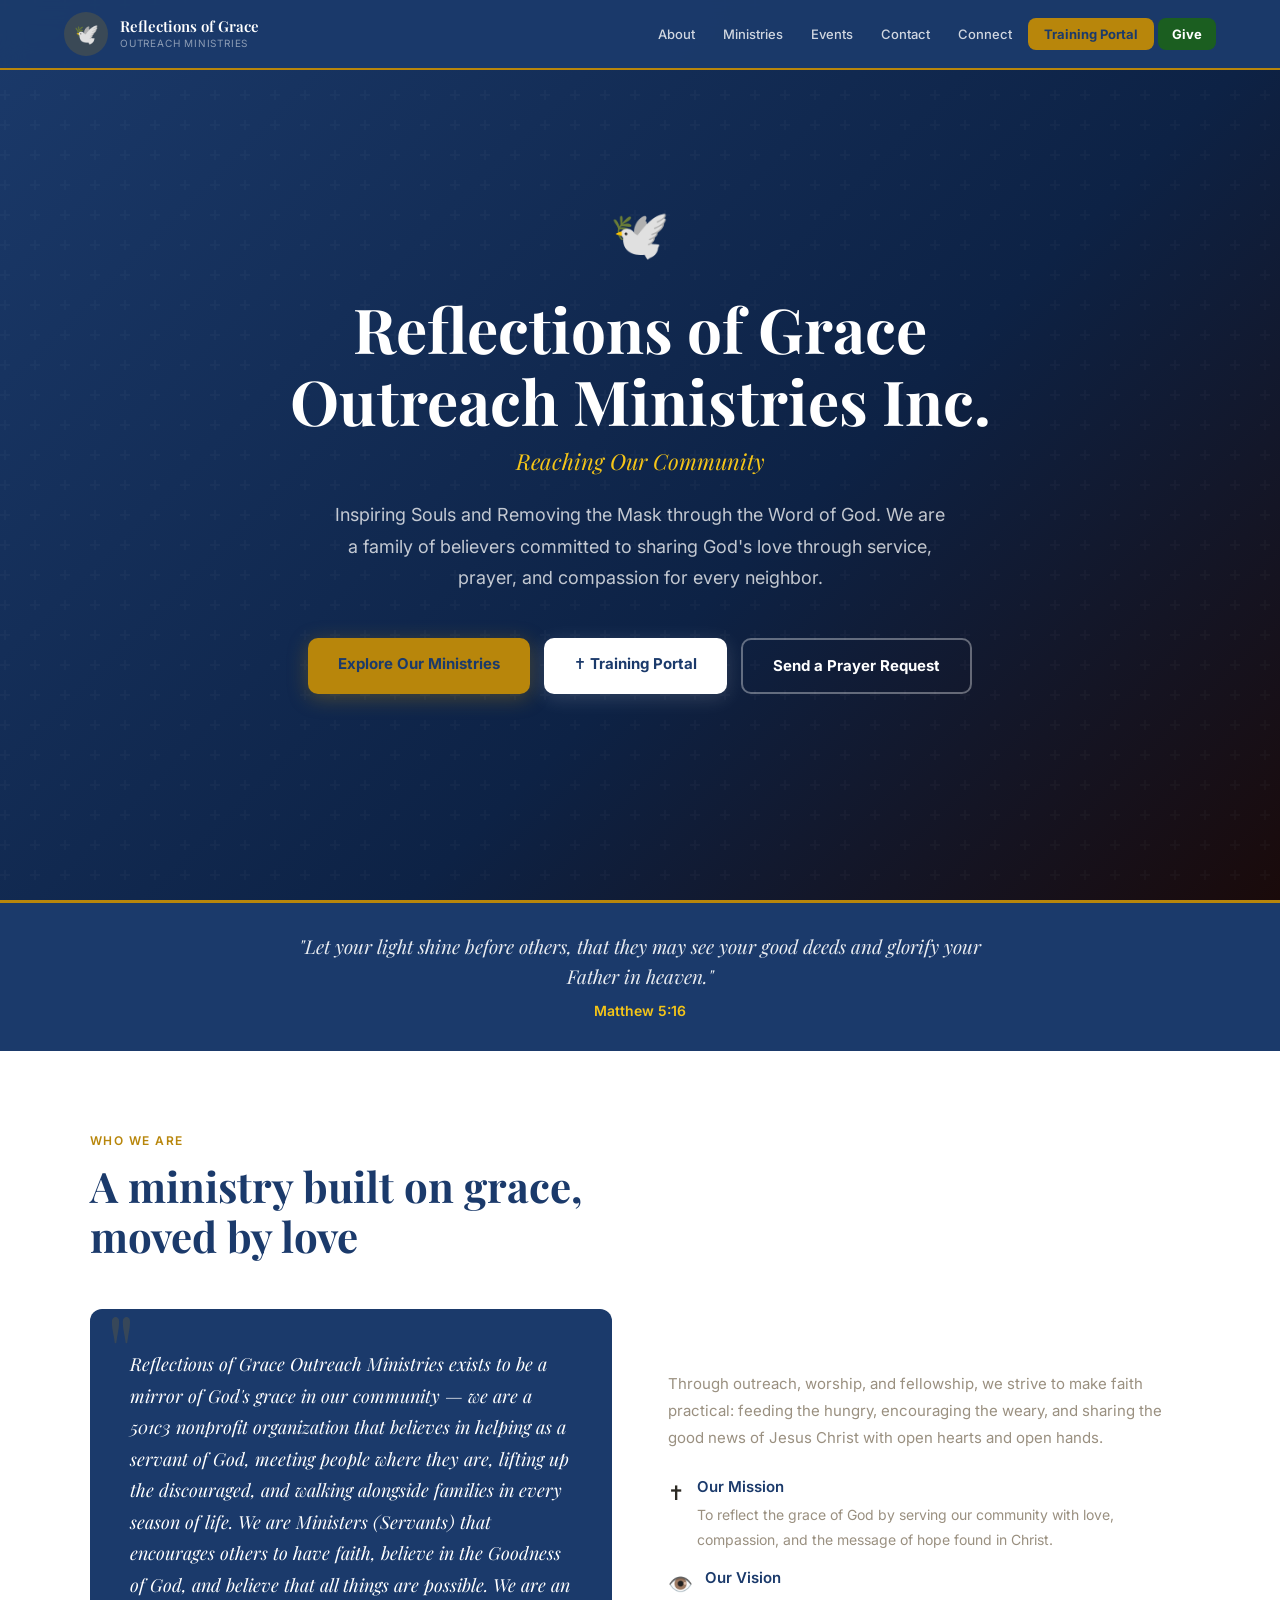
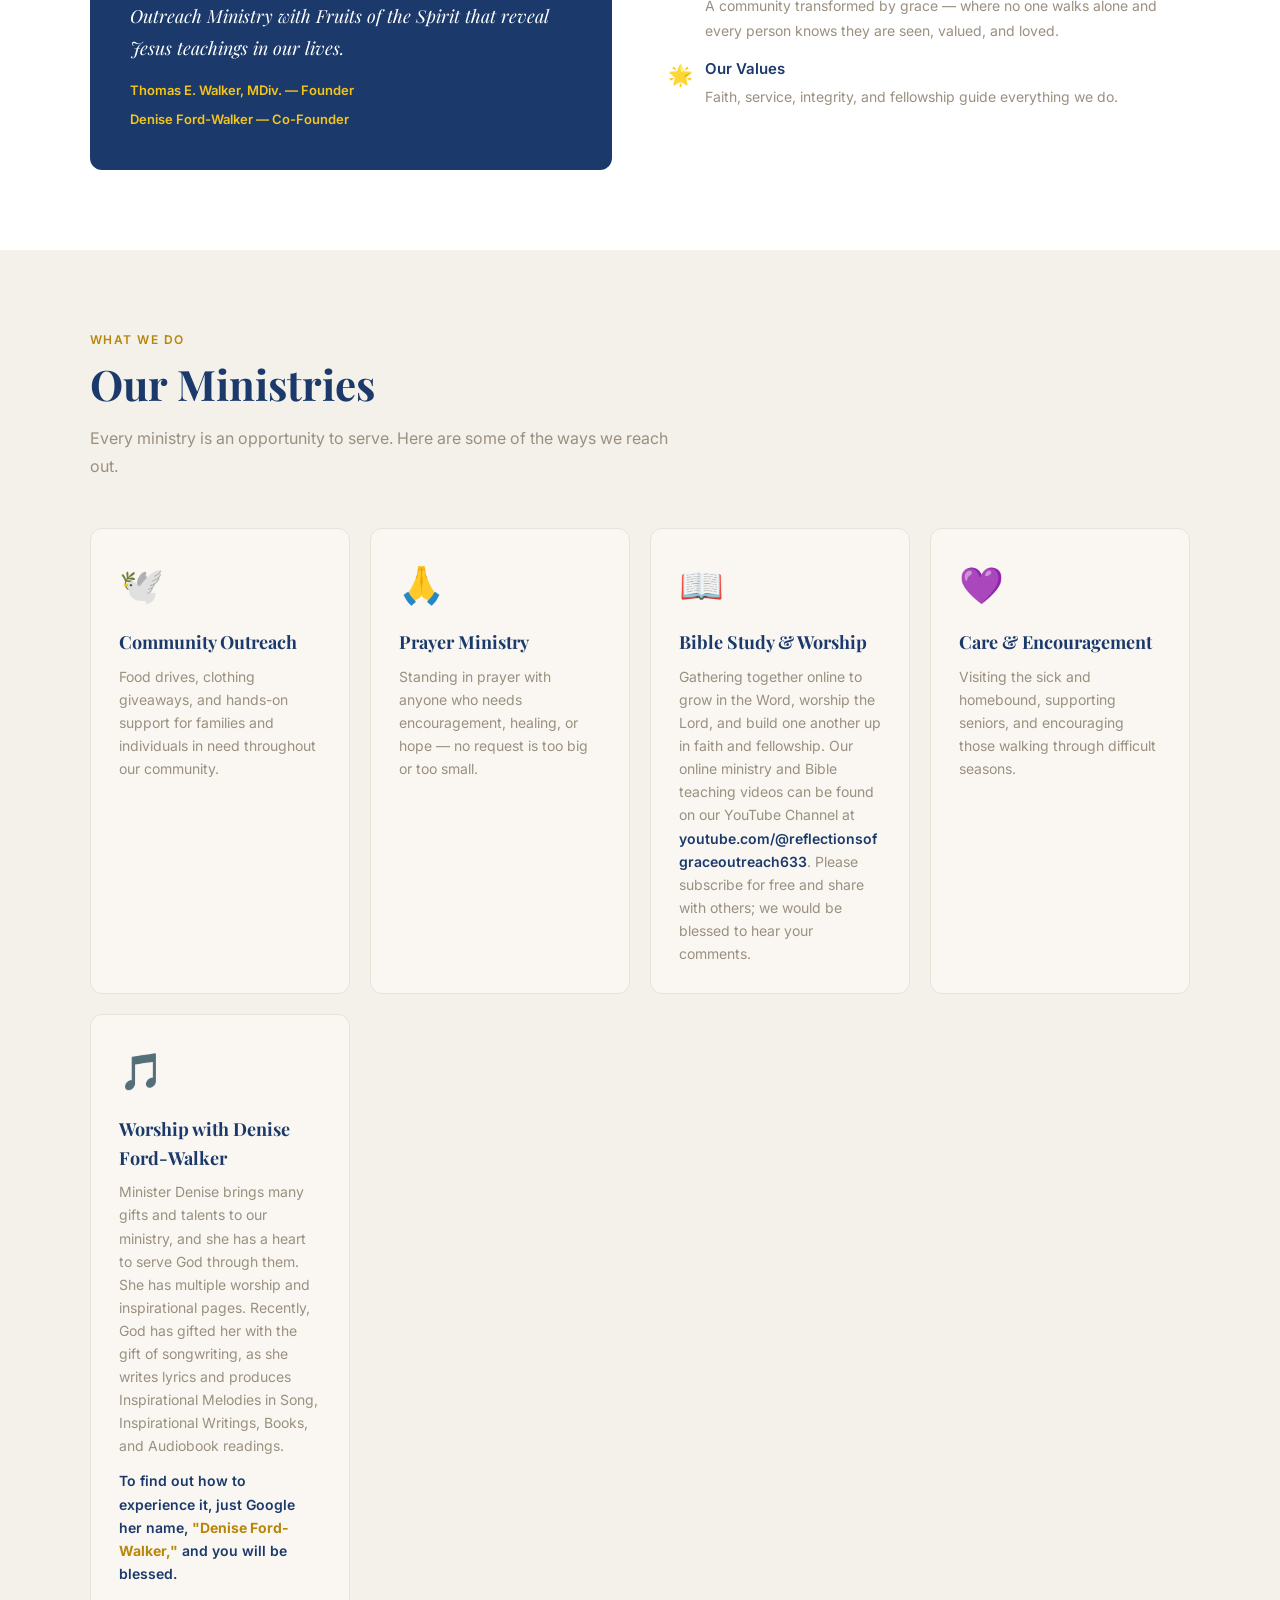
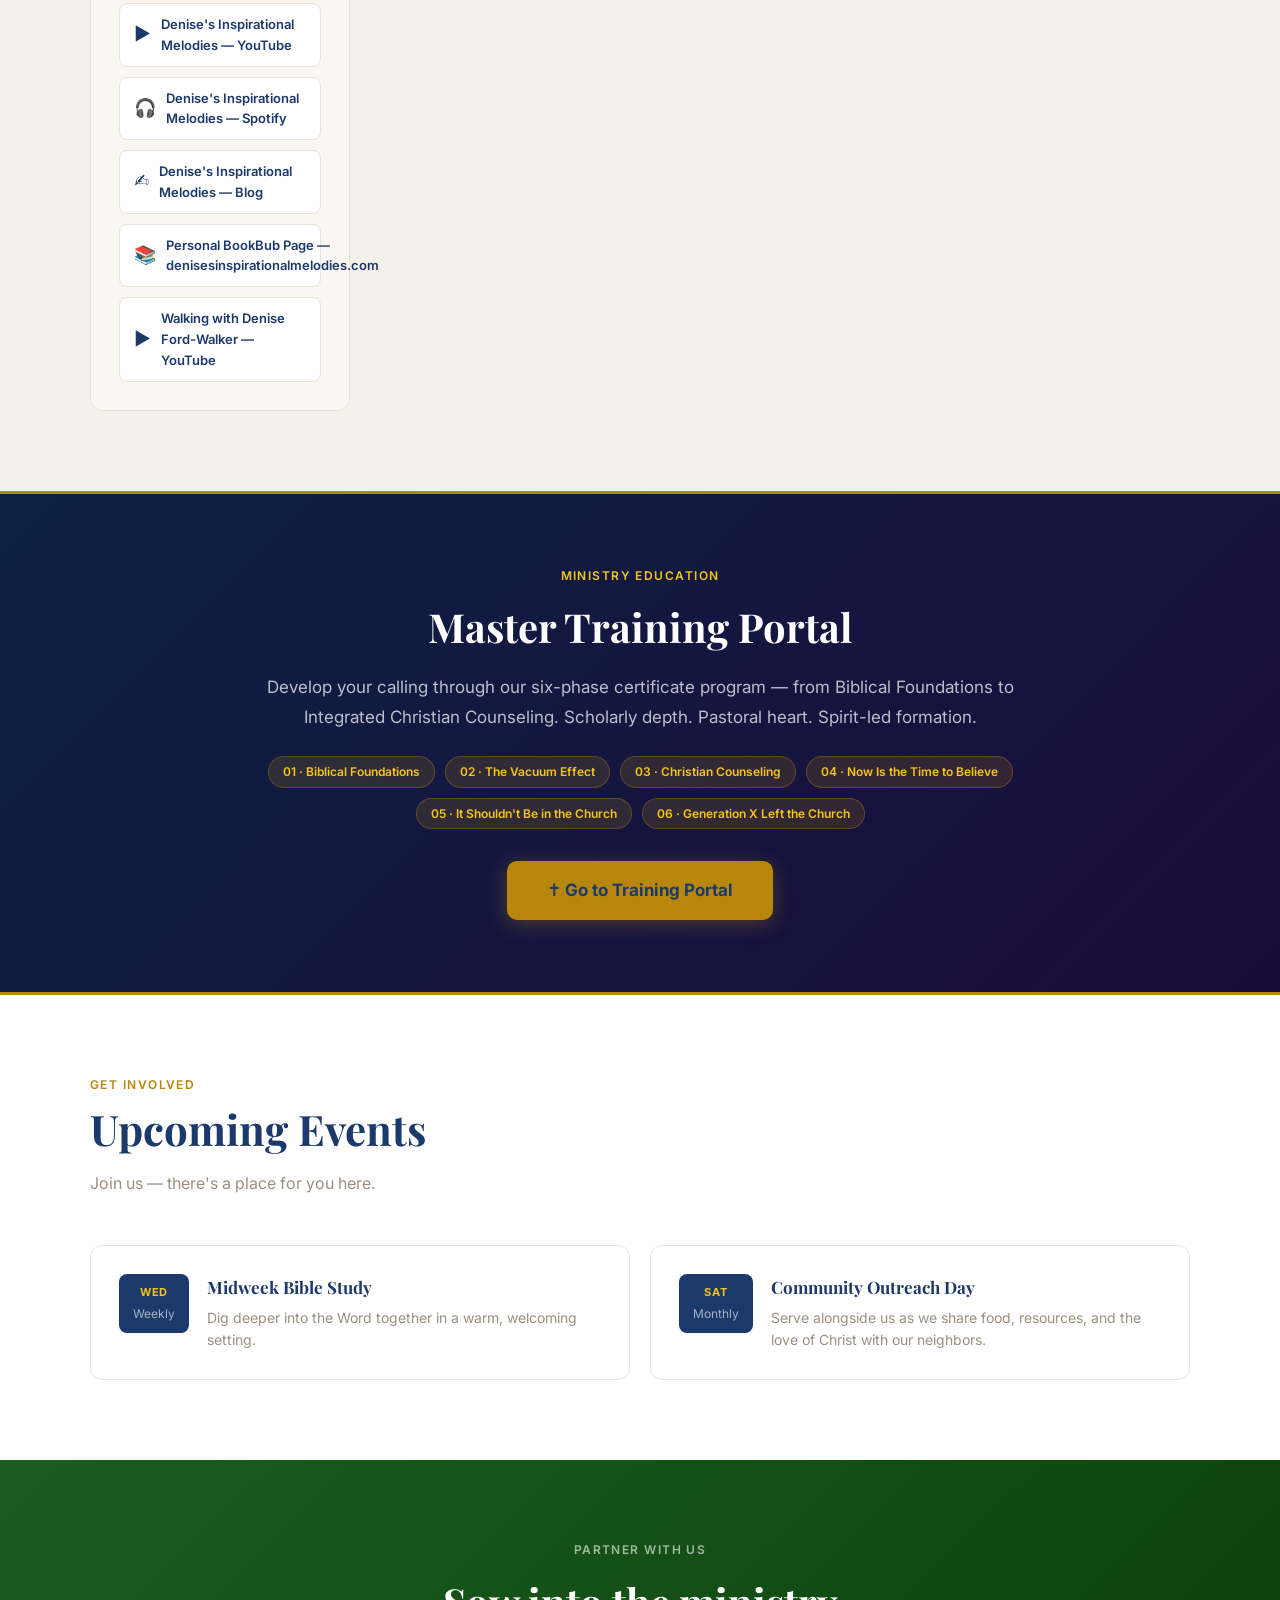
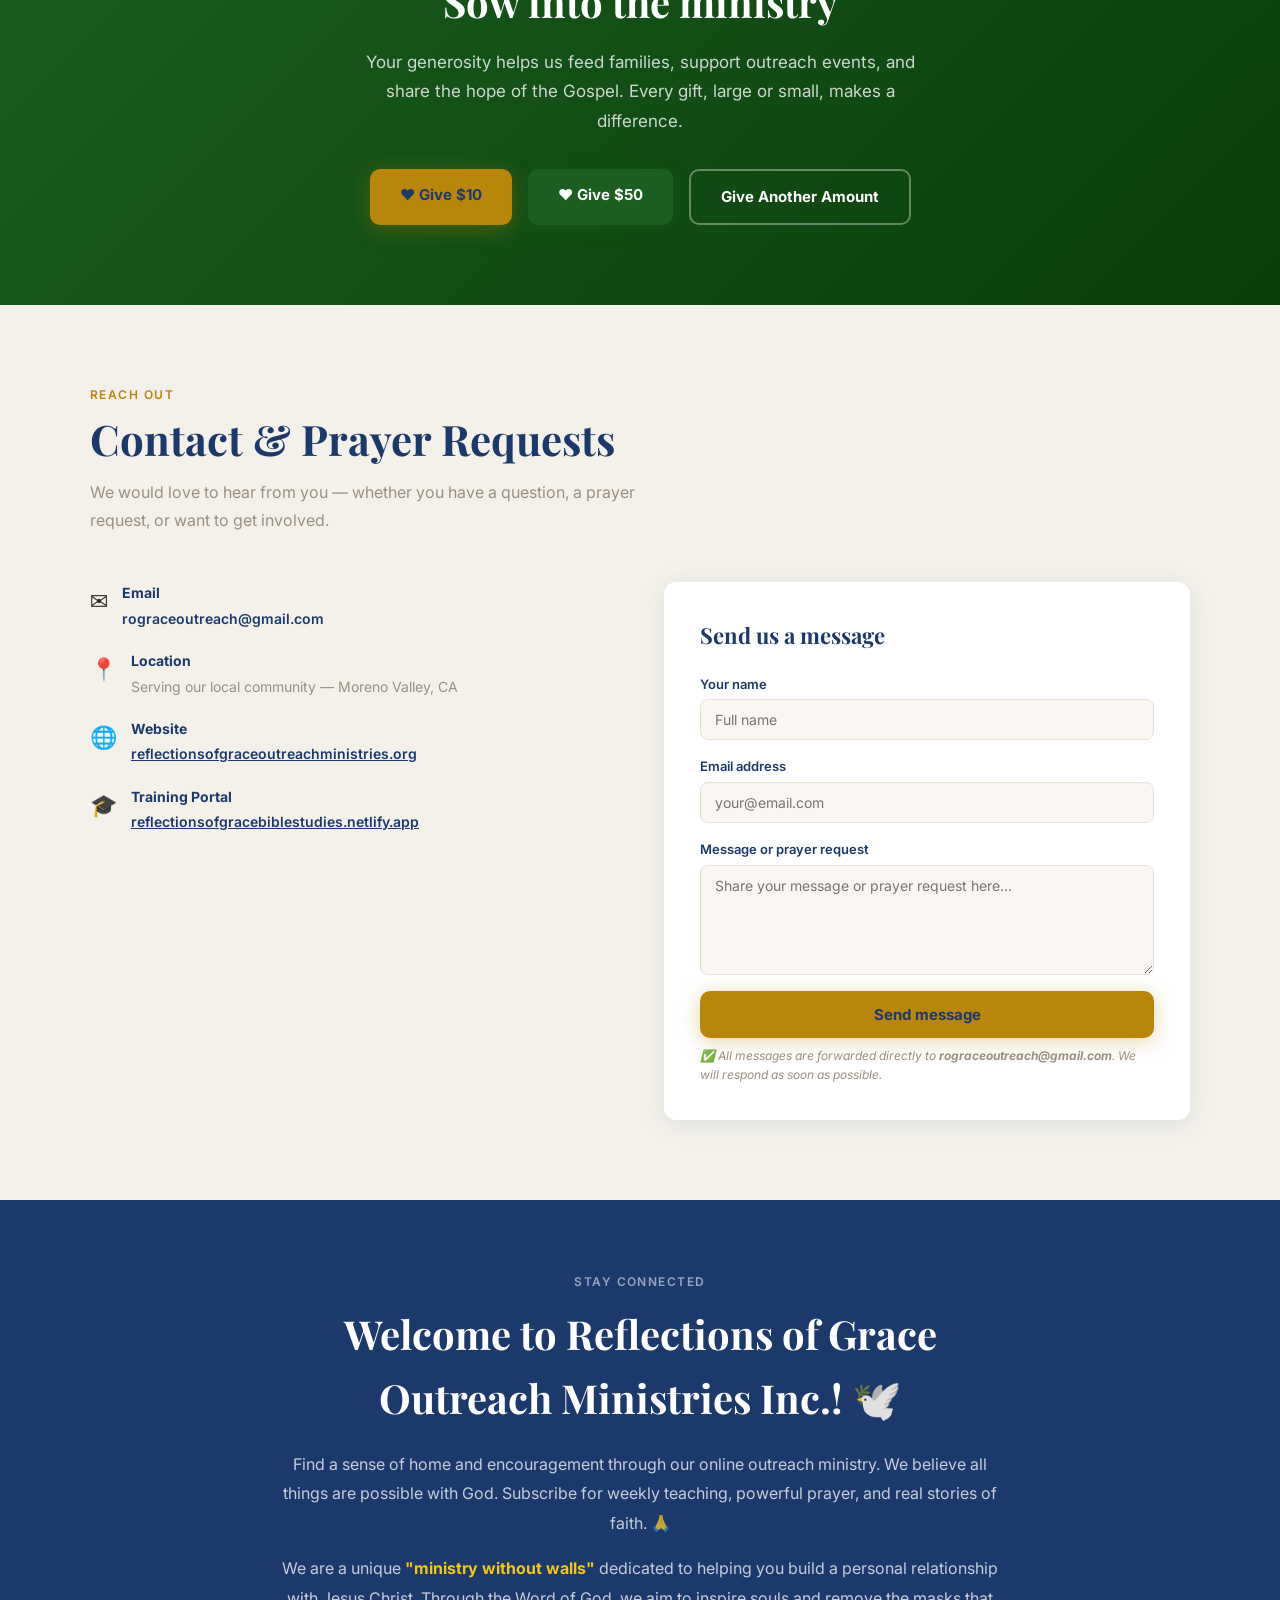
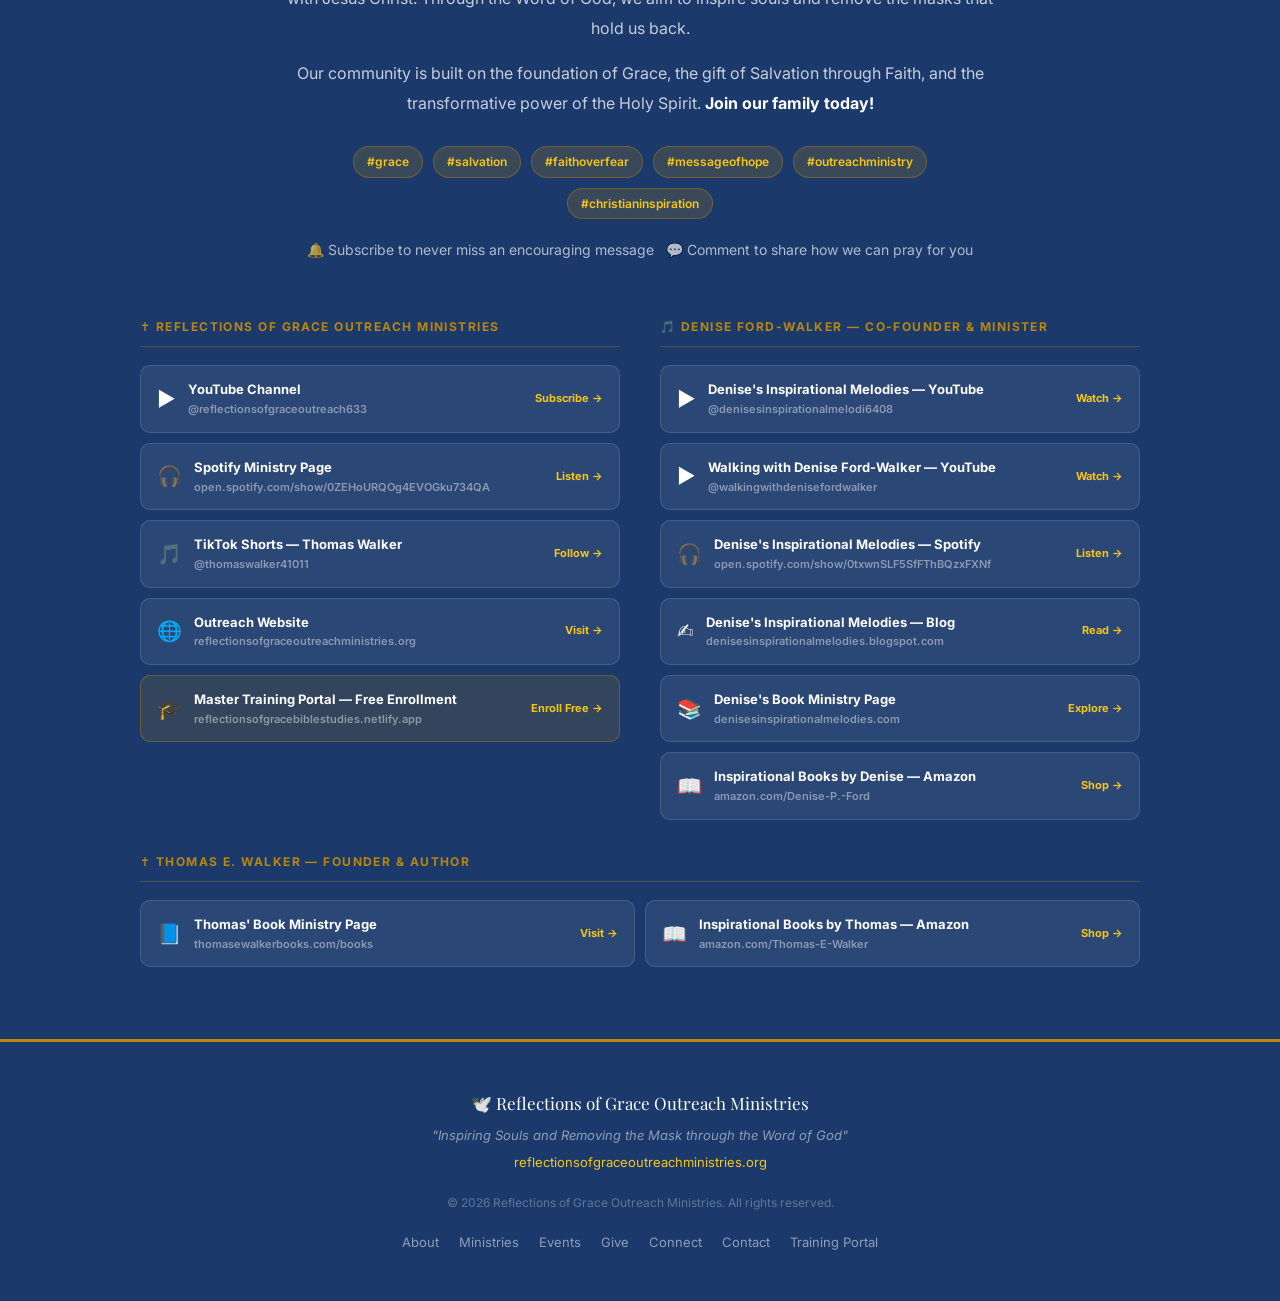
<file: index (2).html>
<!DOCTYPE html>
<html lang="en">
<head>
  <meta charset="UTF-8" />
  <meta name="viewport" content="width=device-width, initial-scale=1.0" />
  <meta name="description" content="Reflections of Grace Outreach Ministries — sharing God's love through service, prayer, and community outreach." />
  <title>Reflections of Grace Outreach Ministries</title>
  <link rel="preconnect" href="https://fonts.googleapis.com" />
  <link rel="preconnect" href="https://fonts.gstatic.com" crossorigin />
  <link href="https://fonts.googleapis.com/css2?family=Playfair+Display:wght@400;600;700&family=Inter:wght@300;400;500;600&display=swap" rel="stylesheet" />
  <style>
    /* ── RESET ── */
    *, *::before, *::after { box-sizing: border-box; margin: 0; padding: 0; }
    :root {
      --navy:   #1B3A6B;
      --navy-dk:#0d2245;
      --gold:   #B8860B;
      --gold-lt:#F5C518;
      --cream:  #FAF7F2;
      --white:  #FFFFFF;
      --gray1:  #F4F1EB;
      --gray2:  #E8E3D9;
      --gray3:  #9A9080;
      --text:   #2D2A24;
      --green:  #1B5E20;
      --shadow: 0 4px 24px rgba(27,58,107,.10);
      --shadow-lg: 0 12px 48px rgba(27,58,107,.16);
      --radius: 12px;
      --nav-h:  70px;
      --ff-display: 'Playfair Display', Georgia, serif;
      --ff-body:    'Inter', system-ui, sans-serif;
    }
    html { scroll-behavior: smooth; font-size: 16px; }
    body { font-family: var(--ff-body); background: var(--cream); color: var(--text); line-height: 1.6; }
    a { text-decoration: none; color: inherit; }
    img { max-width: 100%; display: block; }
    ul { list-style: none; }

    /* ── NAVBAR ── */
    .navbar {
      position: fixed; top: 0; left: 0; right: 0; z-index: 100;
      height: var(--nav-h);
      background: rgba(27,58,107,.97);
      backdrop-filter: blur(12px);
      border-bottom: 2px solid var(--gold);
    }
    .nav-inner {
      max-width: 1200px; margin: 0 auto; height: 100%;
      display: flex; align-items: center; justify-content: space-between;
      padding: 0 24px;
    }
    .nav-brand { display: flex; align-items: center; gap: 12px; }
    .brand-logo { width: 44px; height: 44px; background: rgba(184,134,11,.2); border-radius: 50%; display: flex; align-items: center; justify-content: center; font-size: 20px; flex-shrink: 0; }
    .brand-text { display: flex; flex-direction: column; }
    .brand-name { font-family: var(--ff-display); font-size: 15px; color: #fff; font-weight: 600; line-height: 1.2; }
    .brand-tag  { font-size: 10px; color: rgba(255,255,255,.5); text-transform: uppercase; letter-spacing: .08em; }
    .nav-toggle { display: none; background: none; border: none; color: #fff; font-size: 24px; cursor: pointer; padding: 4px; }
    .nav-links  { display: flex; align-items: center; gap: 4px; }
    .nav-links a {
      color: rgba(255,255,255,.8); font-size: 13px; font-weight: 500;
      padding: 7px 12px; border-radius: 6px; transition: all .2s;
    }
    .nav-links a:hover { color: #fff; background: rgba(255,255,255,.12); }
    /* ── UPDATED TRAINING PORTAL BUTTON in nav ── */
    .nav-portal {
      background: var(--gold) !important;
      color: var(--navy) !important;
      font-weight: 700 !important;
      border-radius: 8px !important;
      padding: 8px 16px !important;
    }
    .nav-portal:hover { background: var(--gold-lt) !important; transform: translateY(-1px); }
    .nav-give {
      background: var(--green) !important;
      color: #fff !important;
      font-weight: 700 !important;
      border-radius: 8px !important;
      padding: 8px 14px !important;
    }
    .nav-give:hover { background: #144d18 !important; }

    /* ── HERO ── */
    .hero {
      min-height: 100vh;
      display: flex; align-items: center;
      background: linear-gradient(135deg, var(--navy) 0%, var(--navy-dk) 60%, #1a0a0a 100%);
      position: relative; overflow: hidden;
      padding-top: var(--nav-h);
    }
    .hero::before {
      content: '';
      position: absolute; inset: 0;
      background: url("data:image/svg+xml,%3Csvg width='60' height='60' viewBox='0 0 60 60' xmlns='http://www.w3.org/2000/svg'%3E%3Cg fill='%23ffffff' fill-opacity='0.025'%3E%3Cpath d='M36 34v-4h-2v4h-4v2h4v4h2v-4h4v-2h-4zm0-30V0h-2v4h-4v2h4v4h2V6h4V4h-4zM6 34v-4H4v4H0v2h4v4h2v-4h4v-2H6zM6 4V0H4v4H0v2h4v4h2V6h4V4H6z'/%3E%3C/g%3E%3C/svg%3E");
    }
    .hero-inner {
      position: relative; z-index: 1;
      max-width: 900px; margin: 0 auto; padding: 80px 24px;
      text-align: center;
    }
    .hero-dove { font-size: 48px; margin-bottom: 20px; display: block; }
    .hero h1 {
      font-family: var(--ff-display);
      font-size: clamp(32px, 5.5vw, 62px);
      color: #fff; line-height: 1.15; margin-bottom: 8px; font-weight: 700;
    }
    .hero-tagline {
      font-size: clamp(16px, 2.5vw, 22px);
      color: var(--gold-lt); font-style: italic;
      font-family: var(--ff-display); margin-bottom: 20px;
    }
    .hero-desc {
      font-size: clamp(15px, 2vw, 18px);
      color: rgba(255,255,255,.75);
      max-width: 620px; margin: 0 auto 44px; line-height: 1.75;
    }
    .hero-cta { display: flex; gap: 14px; justify-content: center; flex-wrap: wrap; }
    .btn {
      display: inline-block; font-family: var(--ff-body); font-weight: 700;
      font-size: 15px; padding: 14px 30px; border-radius: 10px;
      border: none; cursor: pointer; transition: all .25s; text-align: center;
    }
    .btn-primary { background: var(--gold); color: var(--navy); box-shadow: 0 4px 20px rgba(184,134,11,.35); }
    .btn-primary:hover { background: var(--gold-lt); transform: translateY(-2px); }
    /* ── TRAINING PORTAL BUTTON — now points to updated site ── */
    .btn-portal  { background: #fff; color: var(--navy); box-shadow: 0 4px 20px rgba(255,255,255,.15); }
    .btn-portal:hover  { background: var(--gold-lt); transform: translateY(-2px); }
    .btn-outline { background: transparent; color: #fff; border: 2px solid rgba(255,255,255,.35); }
    .btn-outline:hover { background: rgba(255,255,255,.1); border-color: rgba(255,255,255,.7); }
    .btn-green   { background: var(--green); color: #fff; box-shadow: 0 4px 16px rgba(27,94,32,.3); }
    .btn-green:hover { background: #144d18; transform: translateY(-2px); }

    /* ── SCRIPTURE STRIP ── */
    .scripture-strip {
      background: var(--navy); padding: 28px 24px; text-align: center;
      border-top: 3px solid var(--gold);
    }
    .scripture-strip p {
      font-family: var(--ff-display); font-size: clamp(15px, 2vw, 19px);
      color: rgba(255,255,255,.9); font-style: italic; max-width: 700px; margin: 0 auto 6px;
    }
    .scripture-strip cite { color: var(--gold-lt); font-size: 14px; font-style: normal; font-weight: 600; }

    /* ── SECTIONS ── */
    section { padding: 80px 24px; }
    .sec-inner { max-width: 1100px; margin: 0 auto; }
    .sec-eyebrow { font-size: 12px; font-weight: 600; letter-spacing: .12em; text-transform: uppercase; color: var(--gold); margin-bottom: 10px; }
    .sec-title { font-family: var(--ff-display); font-size: clamp(26px, 4vw, 42px); color: var(--navy); font-weight: 700; line-height: 1.2; margin-bottom: 14px; }
    .sec-desc { font-size: 16px; color: var(--gray3); line-height: 1.75; max-width: 580px; }
    .bg-white { background: var(--white); }
    .bg-gray  { background: var(--gray1); }
    .bg-navy  { background: var(--navy); }
    .text-center { text-align: center; }
    .text-center .sec-desc { margin: 0 auto; }

    /* ── ABOUT ── */
    .about-grid { display: grid; grid-template-columns: 1fr 1fr; gap: 56px; align-items: center; margin-top: 48px; }
    .about-card { background: var(--navy); border-radius: var(--radius); padding: 40px; position: relative; }
    .about-card::before { content: '"'; font-family: var(--ff-display); font-size: 100px; color: rgba(184,134,11,.18); position: absolute; top: -10px; left: 16px; line-height: 1; }
    .about-card p { font-family: var(--ff-display); font-size: 18px; color: #fff; line-height: 1.75; position: relative; z-index: 1; font-style: italic; }
    .about-card cite { display: block; margin-top: 16px; color: var(--gold-lt); font-size: 13px; font-style: normal; font-weight: 600; }
    .about-content h3 { font-family: var(--ff-display); font-size: 24px; color: var(--navy); margin-bottom: 12px; }
    .about-content p { color: var(--gray3); font-size: 15px; line-height: 1.8; margin-bottom: 12px; }
    .values-row { display: flex; flex-direction: column; gap: 14px; margin-top: 24px; }
    .value-item { display: flex; align-items: flex-start; gap: 12px; }
    .value-icon { font-size: 20px; flex-shrink: 0; margin-top: 2px; }
    .value-text h4 { font-size: 15px; font-weight: 600; color: var(--navy); margin-bottom: 3px; }
    .value-text p  { font-size: 14px; color: var(--gray3); margin: 0; }

    /* ── MINISTRIES ── */
    .min-grid { display: grid; grid-template-columns: repeat(auto-fit, minmax(240px, 1fr)); gap: 20px; margin-top: 48px; }
    .min-card { background: var(--cream); border-radius: var(--radius); border: 1px solid var(--gray2); padding: 28px; transition: all .3s; }
    .min-card:hover { transform: translateY(-4px); box-shadow: var(--shadow-lg); border-color: var(--navy); }
    .min-icon { font-size: 36px; margin-bottom: 14px; }
    .min-card h3 { font-family: var(--ff-display); font-size: 18px; color: var(--navy); margin-bottom: 8px; }
    .min-card p  { font-size: 14px; color: var(--gray3); line-height: 1.65; }

    /* ── TRAINING PORTAL BANNER ── */
    .portal-banner {
      background: linear-gradient(135deg, var(--navy-dk) 0%, #1a0a3a 100%);
      padding: 72px 24px;
      border-top: 3px solid var(--gold);
      border-bottom: 3px solid var(--gold);
    }
    .portal-banner-inner { max-width: 800px; margin: 0 auto; text-align: center; }
    .portal-banner h2 { font-family: var(--ff-display); font-size: clamp(26px, 4vw, 40px); color: #fff; margin-bottom: 14px; font-weight: 700; }
    .portal-banner p  { font-size: 17px; color: rgba(255,255,255,.72); line-height: 1.75; margin-bottom: 12px; }
    .portal-modules { display: flex; justify-content: center; gap: 10px; flex-wrap: wrap; margin: 24px 0 32px; }
    .portal-mod { background: rgba(184,134,11,.18); border: 1px solid rgba(184,134,11,.35); color: var(--gold-lt); font-size: 12px; font-weight: 600; padding: 5px 14px; border-radius: 100px; }

    /* ── EVENTS ── */
    .events-grid { display: grid; grid-template-columns: repeat(auto-fit, minmax(280px, 1fr)); gap: 20px; margin-top: 48px; }
    .event-card { background: var(--white); border-radius: var(--radius); border: 1px solid var(--gray2); padding: 28px; display: flex; gap: 18px; align-items: flex-start; transition: all .3s; }
    .event-card:hover { border-color: var(--navy); box-shadow: var(--shadow); }
    .event-date { background: var(--navy); color: #fff; border-radius: 8px; padding: 10px 14px; text-align: center; flex-shrink: 0; min-width: 60px; }
    .event-day   { font-size: 11px; font-weight: 700; text-transform: uppercase; letter-spacing: .08em; color: var(--gold-lt); }
    .event-freq  { font-size: 12px; color: rgba(255,255,255,.6); margin-top: 3px; }
    .event-info h3 { font-family: var(--ff-display); font-size: 17px; color: var(--navy); margin-bottom: 6px; }
    .event-info p  { font-size: 14px; color: var(--gray3); line-height: 1.6; }

    /* ── GIVE ── */
    .give-section { background: linear-gradient(135deg, var(--green) 0%, #0a3d0a 100%); padding: 80px 24px; text-align: center; }
    .give-section h2 { font-family: var(--ff-display); font-size: clamp(26px, 4vw, 40px); color: #fff; margin-bottom: 14px; }
    .give-section p  { font-size: 17px; color: rgba(255,255,255,.78); max-width: 560px; margin: 0 auto 32px; line-height: 1.75; }

    /* ── CONTACT ── */
    .contact-grid { display: grid; grid-template-columns: 1fr 1fr; gap: 48px; margin-top: 48px; align-items: start; }
    .contact-info { display: flex; flex-direction: column; gap: 20px; }
    .contact-item { display: flex; align-items: flex-start; gap: 14px; }
    .contact-icon { font-size: 22px; flex-shrink: 0; margin-top: 2px; }
    .contact-item h4 { font-size: 14px; font-weight: 700; color: var(--navy); margin-bottom: 3px; }
    .contact-item p  { font-size: 14px; color: var(--gray3); }
    .contact-form { background: var(--white); border-radius: var(--radius); padding: 36px; box-shadow: var(--shadow); }
    .contact-form h3 { font-family: var(--ff-display); font-size: 22px; color: var(--navy); margin-bottom: 20px; }
    .form-group { display: flex; flex-direction: column; gap: 5px; margin-bottom: 16px; }
    .form-group label { font-size: 13px; font-weight: 600; color: var(--navy); }
    .form-group input,
    .form-group textarea {
      padding: 11px 14px; border: 1.5px solid var(--gray2); border-radius: 8px;
      font-family: var(--ff-body); font-size: 14px; color: var(--text);
      background: var(--cream); outline: none; transition: border-color .2s;
    }
    .form-group input:focus,
    .form-group textarea:focus { border-color: var(--navy); background: #fff; }
    .form-group textarea { resize: vertical; min-height: 110px; }
    .form-note { font-size: 12px; color: var(--gray3); margin-top: 8px; font-style: italic; }

    /* ── FOOTER ── */
    .footer { background: var(--navy); padding: 48px 24px; text-align: center; border-top: 3px solid var(--gold); }
    .footer-inner { max-width: 1100px; margin: 0 auto; }
    .footer-brand { display: flex; align-items: center; justify-content: center; gap: 10px; font-family: var(--ff-display); font-size: 17px; color: #fff; margin-bottom: 8px; }
    .footer-tagline { font-size: 13px; color: rgba(255,255,255,.5); font-style: italic; margin-bottom: 6px; }
    .footer-web    { font-size: 13px; color: var(--gold-lt); margin-bottom: 20px; }
    .footer-copy   { font-size: 12px; color: rgba(255,255,255,.3); margin-bottom: 20px; }
    .footer-links  { display: flex; justify-content: center; gap: 20px; flex-wrap: wrap; }
    .footer-links a { font-size: 13px; color: rgba(255,255,255,.5); transition: color .2s; }
    .footer-links a:hover { color: var(--gold-lt); }

    /* ── RESPONSIVE ── */
    @media (max-width: 768px) {
      .nav-links { display: none; flex-direction: column; position: absolute; top: var(--nav-h); left: 0; right: 0; background: rgba(27,58,107,.98); padding: 14px 20px 22px; border-bottom: 2px solid var(--gold); gap: 3px; }
      .nav-links.open { display: flex; }
      .nav-toggle { display: block; }
      .about-grid { grid-template-columns: 1fr; }
      .contact-grid { grid-template-columns: 1fr; }
      #connect .two-col { grid-template-columns: 1fr !important; }
    }
  </style>
</head>
<body>

  <!-- ── NAVBAR ── -->
  <nav class="navbar" id="navbar">
    <div class="nav-inner">
      <a href="#home" class="nav-brand">
        <div class="brand-logo">🕊️</div>
        <div class="brand-text">
          <span class="brand-name">Reflections of Grace</span>
          <span class="brand-tag">Outreach Ministries</span>
        </div>
      </a>
      <button class="nav-toggle" id="navToggle" aria-label="Toggle navigation">☰</button>
      <ul class="nav-links" id="navLinks">
        <li><a href="#about">About</a></li>
        <li><a href="#ministries">Ministries</a></li>
        <li><a href="#events">Events</a></li>
        <li><a href="#contact">Contact</a></li>
        <li><a href="#connect">Connect</a></li>
        <!-- ✅ UPDATED: Training Portal now links to the updated six-phase site -->
        <li><a href="https://reflectionsofgracebiblestudies.netlify.app/" target="_blank" rel="noopener noreferrer" class="nav-portal">Training Portal</a></li>
        <li><a href="#give" class="nav-give">Give</a></li>
      </ul>
    </div>
  </nav>

  <!-- ── HERO ── -->
  <section class="hero" id="home">
    <div class="hero-inner">
      <span class="hero-dove">🕊️</span>
      <h1>Reflections of Grace<br/>Outreach Ministries Inc.</h1>
      <p class="hero-tagline">Reaching Our Community</p>
      <p class="hero-desc">Inspiring Souls and Removing the Mask through the Word of God. We are a family of believers committed to sharing God's love through service, prayer, and compassion for every neighbor.</p>
      <div class="hero-cta">
        <a href="#ministries" class="btn btn-primary">Explore Our Ministries</a>
        <!-- ✅ UPDATED: Training Portal button now links to the updated six-phase site -->
        <a href="https://reflectionsofgracebiblestudies.netlify.app/" target="_blank" rel="noopener noreferrer" class="btn btn-portal">✝ Training Portal</a>
        <a href="#contact" class="btn btn-outline">Send a Prayer Request</a>
      </div>
    </div>
  </section>

  <!-- ── SCRIPTURE STRIP ── -->
  <div class="scripture-strip">
    <p>"Let your light shine before others, that they may see your good deeds and glorify your Father in heaven."</p>
    <cite>Matthew 5:16</cite>
  </div>

  <!-- ── ABOUT ── -->
  <section class="bg-white" id="about">
    <div class="sec-inner">
      <div class="sec-eyebrow">Who We Are</div>
      <h2 class="sec-title">A ministry built on grace,<br/>moved by love</h2>
      <div class="about-grid">
        <div class="about-card">
          <p>Reflections of Grace Outreach Ministries exists to be a mirror of God's grace in our community — we are a 501c3 nonprofit organization that believes in helping as a servant of God, meeting people where they are, lifting up the discouraged, and walking alongside families in every season of life. We are Ministers (Servants) that encourages others to have faith, believe in the Goodness of God, and believe that all things are possible. We are an Outreach Ministry with Fruits of the Spirit that reveal Jesus teachings in our lives.</p>
          <cite>Thomas E. Walker, MDiv. — Founder</cite>
          <cite style="margin-top:8px;display:block;">Denise Ford-Walker — Co-Founder</cite>
        </div>
        <div class="about-content">
          <p>Through outreach, worship, and fellowship, we strive to make faith practical: feeding the hungry, encouraging the weary, and sharing the good news of Jesus Christ with open hearts and open hands.</p>
          <div class="values-row">
            <div class="value-item">
              <span class="value-icon">✝</span>
              <div class="value-text">
                <h4>Our Mission</h4>
                <p>To reflect the grace of God by serving our community with love, compassion, and the message of hope found in Christ.</p>
              </div>
            </div>
            <div class="value-item">
              <span class="value-icon">👁️</span>
              <div class="value-text">
                <h4>Our Vision</h4>
                <p>A community transformed by grace — where no one walks alone and every person knows they are seen, valued, and loved.</p>
              </div>
            </div>
            <div class="value-item">
              <span class="value-icon">🌟</span>
              <div class="value-text">
                <h4>Our Values</h4>
                <p>Faith, service, integrity, and fellowship guide everything we do.</p>
              </div>
            </div>
          </div>
        </div>
      </div>
    </div>
  </section>

  <!-- ── MINISTRIES ── -->
  <section class="bg-gray" id="ministries">
    <div class="sec-inner">
      <div class="sec-eyebrow">What We Do</div>
      <h2 class="sec-title">Our Ministries</h2>
      <p class="sec-desc">Every ministry is an opportunity to serve. Here are some of the ways we reach out.</p>
      <div class="min-grid">
        <div class="min-card">
          <div class="min-icon">🕊️</div>
          <h3>Community Outreach</h3>
          <p>Food drives, clothing giveaways, and hands-on support for families and individuals in need throughout our community.</p>
        </div>
        <div class="min-card">
          <div class="min-icon">🙏</div>
          <h3>Prayer Ministry</h3>
          <p>Standing in prayer with anyone who needs encouragement, healing, or hope — no request is too big or too small.</p>
        </div>
        <div class="min-card">
          <div class="min-icon">📖</div>
          <h3>Bible Study &amp; Worship</h3>
          <p>Gathering together online to grow in the Word, worship the Lord, and build one another up in faith and fellowship. Our online ministry and Bible teaching videos can be found on our YouTube Channel at <a href="https://www.youtube.com/@reflectionsofgraceoutreach633" target="_blank" rel="noopener noreferrer" style="color:var(--navy);font-weight:600;word-break:break-word;">youtube.com/@reflectionsofgraceoutreach633</a>. Please subscribe for free and share with others; we would be blessed to hear your comments.</p>
        </div>
        <div class="min-card">
          <div class="min-icon">💜</div>
          <h3>Care &amp; Encouragement</h3>
          <p>Visiting the sick and homebound, supporting seniors, and encouraging those walking through difficult seasons.</p>
        </div>
        <div class="min-card">
          <div class="min-icon">🎵</div>
          <h3>Worship with Denise Ford-Walker</h3>
          <p>Minister Denise brings many gifts and talents to our ministry, and she has a heart to serve God through them. She has multiple worship and inspirational pages. Recently, God has gifted her with the gift of songwriting, as she writes lyrics and produces Inspirational Melodies in Song, Inspirational Writings, Books, and Audiobook readings.</p>
          <p style="margin-top:12px;font-size:14px;color:var(--navy);font-weight:600;">To find out how to experience it, just Google her name, <a href="https://www.google.com/search?q=Denise+Ford-Walker" target="_blank" rel="noopener noreferrer" style="color:var(--gold);font-weight:700;">"Denise Ford-Walker,"</a> and you will be blessed.</p>
          <div style="margin-top:18px;display:flex;flex-direction:column;gap:10px">
            <a href="https://www.youtube.com/@denisesinspirationalmelodi6408" target="_blank" rel="noopener noreferrer" style="display:flex;align-items:center;gap:10px;padding:10px 14px;background:#fff;border:1.5px solid #E8E3D9;border-radius:8px;font-size:13px;font-weight:600;color:#1B3A6B;transition:all .2s">
              <span style="font-size:18px">▶️</span> Denise's Inspirational Melodies — YouTube
            </a>
            <a href="https://open.spotify.com/show/0txwnSLF5SfFThBQzxFXNf?si=deb67464b8f64a46" target="_blank" rel="noopener noreferrer" style="display:flex;align-items:center;gap:10px;padding:10px 14px;background:#fff;border:1.5px solid #E8E3D9;border-radius:8px;font-size:13px;font-weight:600;color:#1B3A6B;transition:all .2s">
              <span style="font-size:18px">🎧</span> Denise's Inspirational Melodies — Spotify
            </a>
            <a href="https://denisesinspirationalmelodies.blogspot.com" target="_blank" rel="noopener noreferrer" style="display:flex;align-items:center;gap:10px;padding:10px 14px;background:#fff;border:1.5px solid #E8E3D9;border-radius:8px;font-size:13px;font-weight:600;color:#1B3A6B;transition:all .2s">
              <span style="font-size:18px">✍️</span> Denise's Inspirational Melodies — Blog
            </a>
            <a href="https://denisesinspirationalmelodies.com" target="_blank" rel="noopener noreferrer" style="display:flex;align-items:center;gap:10px;padding:10px 14px;background:#fff;border:1.5px solid #E8E3D9;border-radius:8px;font-size:13px;font-weight:600;color:#1B3A6B;transition:all .2s">
              <span style="font-size:18px">📚</span> Personal BookBub Page — denisesinspirationalmelodies.com
            </a>
            <a href="https://www.youtube.com/@walkingwithdenisefordwalker" target="_blank" rel="noopener noreferrer" style="display:flex;align-items:center;gap:10px;padding:10px 14px;background:#fff;border:1.5px solid #E8E3D9;border-radius:8px;font-size:13px;font-weight:600;color:#1B3A6B;transition:all .2s">
              <span style="font-size:18px">▶️</span> Walking with Denise Ford-Walker — YouTube
            </a>
          </div>
        </div>
      </div>
    </div>
  </section>

  <!-- ── TRAINING PORTAL BANNER ── -->
  <!-- ✅ UPDATED: Banner links to the updated six-phase training portal -->
  <div class="portal-banner">
    <div class="portal-banner-inner">
      <div class="sec-eyebrow" style="color:var(--gold-lt)">Ministry Education</div>
      <h2>Master Training Portal</h2>
      <p>Develop your calling through our six-phase certificate program — from Biblical Foundations to Integrated Christian Counseling. Scholarly depth. Pastoral heart. Spirit-led formation.</p>
      <div class="portal-modules">
        <span class="portal-mod">01 · Biblical Foundations</span>
        <span class="portal-mod">02 · The Vacuum Effect</span>
        <span class="portal-mod">03 · Christian Counseling</span>
        <span class="portal-mod">04 · Now Is the Time to Believe</span>
        <span class="portal-mod">05 · It Shouldn't Be in the Church</span>
        <span class="portal-mod">06 · Generation X Left the Church</span>
      </div>
      <a href="https://reflectionsofgracebiblestudies.netlify.app/" target="_blank" rel="noopener noreferrer" class="btn btn-primary" style="font-size:17px;padding:16px 40px">
        ✝ Go to Training Portal
      </a>
    </div>
  </div>

  <!-- ── EVENTS ── -->
  <section class="bg-white" id="events">
    <div class="sec-inner">
      <div class="sec-eyebrow">Get Involved</div>
      <h2 class="sec-title">Upcoming Events</h2>
      <p class="sec-desc">Join us — there's a place for you here.</p>
      <div class="events-grid">
        <div class="event-card">
          <div class="event-date">
            <div class="event-day">WED</div>
            <div class="event-freq">Weekly</div>
          </div>
          <div class="event-info">
            <h3>Midweek Bible Study</h3>
            <p>Dig deeper into the Word together in a warm, welcoming setting.</p>
          </div>
        </div>
        <div class="event-card">
          <div class="event-date">
            <div class="event-day">SAT</div>
            <div class="event-freq">Monthly</div>
          </div>
          <div class="event-info">
            <h3>Community Outreach Day</h3>
            <p>Serve alongside us as we share food, resources, and the love of Christ with our neighbors.</p>
          </div>
        </div>
      </div>
    </div>
  </section>

  <!-- ── GIVE ── -->
  <section class="give-section" id="give">
    <div class="sec-inner">
      <div class="sec-eyebrow" style="color:rgba(255,255,255,.6)">Partner With Us</div>
      <h2>Sow into the ministry</h2>
      <p>Your generosity helps us feed families, support outreach events, and share the hope of the Gospel. Every gift, large or small, makes a difference.</p>
      <div style="display:flex;gap:16px;justify-content:center;flex-wrap:wrap">
        <a href="https://reflectionsofgracebiblestudies.netlify.app/#/donate" target="_blank" rel="noopener noreferrer" class="btn btn-primary">❤ Give $10</a>
        <a href="https://reflectionsofgracebiblestudies.netlify.app/#/donate" target="_blank" rel="noopener noreferrer" class="btn btn-green">❤ Give $50</a>
        <a href="https://reflectionsofgracebiblestudies.netlify.app/#/donate" target="_blank" rel="noopener noreferrer" class="btn btn-outline">Give Another Amount</a>
      </div>
    </div>
  </section>

  <!-- ── CONTACT ── -->
  <section class="bg-gray" id="contact">
    <div class="sec-inner">
      <div class="sec-eyebrow">Reach Out</div>
      <h2 class="sec-title">Contact &amp; Prayer Requests</h2>
      <p class="sec-desc">We would love to hear from you — whether you have a question, a prayer request, or want to get involved.</p>
      <div class="contact-grid">
        <div class="contact-info">
          <div class="contact-item">
            <span class="contact-icon">✉️</span>
            <div>
              <h4>Email</h4>
              <p><a href="mailto:rograceoutreach@gmail.com" style="color:var(--navy);font-weight:600;">rograceoutreach@gmail.com</a></p>
            </div>
          </div>
          <div class="contact-item">
            <span class="contact-icon">📍</span>
            <div>
              <h4>Location</h4>
              <p>Serving our local community — Moreno Valley, CA</p>
            </div>
          </div>
          <div class="contact-item">
            <span class="contact-icon">🌐</span>
            <div>
              <h4>Website</h4>
              <p><a href="https://reflectionsofgraceministryportal.netlify.app/" target="_blank" rel="noopener noreferrer" style="color:var(--navy);font-weight:600;text-decoration:underline">reflectionsofgraceoutreachministries.org</a></p>
            </div>
          </div>
          <div class="contact-item">
            <span class="contact-icon">🎓</span>
            <div>
              <h4>Training Portal</h4>
              <p><a href="https://reflectionsofgracebiblestudies.netlify.app/" target="_blank" rel="noopener noreferrer" style="color:var(--navy);font-weight:600;text-decoration:underline">reflectionsofgracebiblestudies.netlify.app</a></p>
            </div>
          </div>
        </div>
        <div class="contact-form">
          <h3>Send us a message</h3>
          <form name="contact" method="POST" data-netlify="true" netlify-honeypot="bot-field" action="#contact">
            <input type="hidden" name="form-name" value="contact" />
            <input type="hidden" name="bot-field" style="display:none" />
            <div class="form-group">
              <label for="name">Your name</label>
              <input type="text" id="name" name="name" placeholder="Full name" required />
            </div>
            <div class="form-group">
              <label for="sender-email">Email address</label>
              <input type="email" id="sender-email" name="email" placeholder="your@email.com" required />
            </div>
            <div class="form-group">
              <label for="message">Message or prayer request</label>
              <textarea id="message" name="message" placeholder="Share your message or prayer request here..."></textarea>
            </div>
            <button type="submit" class="btn btn-primary" style="width:100%;font-size:15px">Send message</button>
            <p class="form-note">✅ All messages are forwarded directly to <strong>rograceoutreach@gmail.com</strong>. We will respond as soon as possible.</p>
          </form>
      </div>
    </div>
  </section>

  <!-- ── CONNECT WITH US ── -->
  <section class="bg-navy" id="connect" style="padding:72px 24px">
    <div class="sec-inner">

      <!-- WELCOME MESSAGE -->
      <div style="max-width:720px;margin:0 auto 56px;text-align:center">
        <div class="sec-eyebrow" style="color:rgba(255,255,255,.55)">Stay Connected</div>
        <h2 style="font-family:var(--ff-display);font-size:clamp(26px,4vw,40px);color:#fff;margin-bottom:20px;font-weight:700">Welcome to Reflections of Grace Outreach Ministries Inc.! 🕊️</h2>
        <p style="font-size:16px;color:rgba(255,255,255,.75);line-height:1.85;margin-bottom:16px">Find a sense of home and encouragement through our online outreach ministry. We believe all things are possible with God. Subscribe for weekly teaching, powerful prayer, and real stories of faith. 🙏</p>
        <p style="font-size:16px;color:rgba(255,255,255,.75);line-height:1.85;margin-bottom:16px">We are a unique <strong style="color:var(--gold-lt)">"ministry without walls"</strong> dedicated to helping you build a personal relationship with Jesus Christ. Through the Word of God, we aim to inspire souls and remove the masks that hold us back.</p>
        <p style="font-size:16px;color:rgba(255,255,255,.75);line-height:1.85;margin-bottom:28px">Our community is built on the foundation of Grace, the gift of Salvation through Faith, and the transformative power of the Holy Spirit. <strong style="color:#fff">Join our family today!</strong></p>
        <div style="display:flex;gap:10px;justify-content:center;flex-wrap:wrap;margin-bottom:20px">
          <span style="background:rgba(184,134,11,.2);border:1px solid rgba(184,134,11,.4);color:var(--gold-lt);font-size:12px;font-weight:600;padding:5px 13px;border-radius:100px">#grace</span>
          <span style="background:rgba(184,134,11,.2);border:1px solid rgba(184,134,11,.4);color:var(--gold-lt);font-size:12px;font-weight:600;padding:5px 13px;border-radius:100px">#salvation</span>
          <span style="background:rgba(184,134,11,.2);border:1px solid rgba(184,134,11,.4);color:var(--gold-lt);font-size:12px;font-weight:600;padding:5px 13px;border-radius:100px">#faithoverfear</span>
          <span style="background:rgba(184,134,11,.2);border:1px solid rgba(184,134,11,.4);color:var(--gold-lt);font-size:12px;font-weight:600;padding:5px 13px;border-radius:100px">#messageofhope</span>
          <span style="background:rgba(184,134,11,.2);border:1px solid rgba(184,134,11,.4);color:var(--gold-lt);font-size:12px;font-weight:600;padding:5px 13px;border-radius:100px">#outreachministry</span>
          <span style="background:rgba(184,134,11,.2);border:1px solid rgba(184,134,11,.4);color:var(--gold-lt);font-size:12px;font-weight:600;padding:5px 13px;border-radius:100px">#christianinspiration</span>
        </div>
        <div style="display:flex;gap:12px;justify-content:center;flex-wrap:wrap;font-size:14px;color:rgba(255,255,255,.65)">
          <span>🔔 Subscribe to never miss an encouraging message</span>
          <span>💬 Comment to share how we can pray for you</span>
        </div>
      </div>

      <div style="display:grid;grid-template-columns:1fr 1fr;gap:40px;max-width:1000px;margin:0 auto">

        <!-- REFLECTIONS OF GRACE LINKS -->
        <div>
          <p style="font-size:12px;font-weight:700;letter-spacing:.12em;text-transform:uppercase;color:var(--gold);margin-bottom:18px;padding-bottom:10px;border-bottom:1px solid rgba(184,134,11,.3)">✝ Reflections of Grace Outreach Ministries</p>
          <div style="display:flex;flex-direction:column;gap:10px">

            <a href="https://www.youtube.com/@reflectionsofgraceoutreach633" target="_blank" rel="noopener noreferrer"
              style="display:flex;align-items:center;gap:12px;padding:13px 16px;background:rgba(255,255,255,.07);border:1px solid rgba(255,255,255,.12);border-radius:10px;color:#fff;font-size:13px;font-weight:600;transition:all .2s">
              <span style="font-size:20px;flex-shrink:0">▶️</span>
              <div style="flex:1;min-width:0">
                <div style="font-weight:700;margin-bottom:1px">YouTube Channel</div>
                <div style="font-size:11px;color:rgba(255,255,255,.45);white-space:nowrap;overflow:hidden;text-overflow:ellipsis">@reflectionsofgraceoutreach633</div>
              </div>
              <span style="font-size:11px;color:var(--gold-lt);font-weight:700;flex-shrink:0">Subscribe →</span>
            </a>

            <a href="https://open.spotify.com/show/0ZEHoURQOg4EVOGku734QA" target="_blank" rel="noopener noreferrer"
              style="display:flex;align-items:center;gap:12px;padding:13px 16px;background:rgba(255,255,255,.07);border:1px solid rgba(255,255,255,.12);border-radius:10px;color:#fff;font-size:13px;font-weight:600;transition:all .2s">
              <span style="font-size:20px;flex-shrink:0">🎧</span>
              <div style="flex:1;min-width:0">
                <div style="font-weight:700;margin-bottom:1px">Spotify Ministry Page</div>
                <div style="font-size:11px;color:rgba(255,255,255,.45);white-space:nowrap;overflow:hidden;text-overflow:ellipsis">open.spotify.com/show/0ZEHoURQOg4EVOGku734QA</div>
              </div>
              <span style="font-size:11px;color:var(--gold-lt);font-weight:700;flex-shrink:0">Listen →</span>
            </a>

            <a href="https://www.tiktok.com/@thomaswalker41011" target="_blank" rel="noopener noreferrer"
              style="display:flex;align-items:center;gap:12px;padding:13px 16px;background:rgba(255,255,255,.07);border:1px solid rgba(255,255,255,.12);border-radius:10px;color:#fff;font-size:13px;font-weight:600;transition:all .2s">
              <span style="font-size:20px;flex-shrink:0">🎵</span>
              <div style="flex:1;min-width:0">
                <div style="font-weight:700;margin-bottom:1px">TikTok Shorts — Thomas Walker</div>
                <div style="font-size:11px;color:rgba(255,255,255,.45);white-space:nowrap;overflow:hidden;text-overflow:ellipsis">@thomaswalker41011</div>
              </div>
              <span style="font-size:11px;color:var(--gold-lt);font-weight:700;flex-shrink:0">Follow →</span>
            </a>

            <a href="https://www.reflectionsofgraceoutreachministries.org" target="_blank" rel="noopener noreferrer"
              style="display:flex;align-items:center;gap:12px;padding:13px 16px;background:rgba(255,255,255,.07);border:1px solid rgba(255,255,255,.12);border-radius:10px;color:#fff;font-size:13px;font-weight:600;transition:all .2s">
              <span style="font-size:20px;flex-shrink:0">🌐</span>
              <div style="flex:1;min-width:0">
                <div style="font-weight:700;margin-bottom:1px">Outreach Website</div>
                <div style="font-size:11px;color:rgba(255,255,255,.45);white-space:nowrap;overflow:hidden;text-overflow:ellipsis">reflectionsofgraceoutreachministries.org</div>
              </div>
              <span style="font-size:11px;color:var(--gold-lt);font-weight:700;flex-shrink:0">Visit →</span>
            </a>

            <a href="https://reflectionsofgracebiblestudies.netlify.app/" target="_blank" rel="noopener noreferrer"
              style="display:flex;align-items:center;gap:12px;padding:13px 16px;background:rgba(184,134,11,.15);border:1px solid rgba(184,134,11,.4);border-radius:10px;color:#fff;font-size:13px;font-weight:600;transition:all .2s">
              <span style="font-size:20px;flex-shrink:0">🎓</span>
              <div style="flex:1;min-width:0">
                <div style="font-weight:700;margin-bottom:1px">Master Training Portal — Free Enrollment</div>
                <div style="font-size:11px;color:rgba(255,255,255,.45);white-space:nowrap;overflow:hidden;text-overflow:ellipsis">reflectionsofgracebiblestudies.netlify.app</div>
              </div>
              <span style="font-size:11px;color:var(--gold-lt);font-weight:700;flex-shrink:0">Enroll Free →</span>
            </a>

          </div>
        </div>

        <!-- DENISE FORD-WALKER LINKS -->
        <div>
          <p style="font-size:12px;font-weight:700;letter-spacing:.12em;text-transform:uppercase;color:var(--gold);margin-bottom:18px;padding-bottom:10px;border-bottom:1px solid rgba(184,134,11,.3)">🎵 Denise Ford-Walker — Co-Founder & Minister</p>
          <div style="display:flex;flex-direction:column;gap:10px">

            <a href="https://www.youtube.com/@denisesinspirationalmelodi6408" target="_blank" rel="noopener noreferrer"
              style="display:flex;align-items:center;gap:12px;padding:13px 16px;background:rgba(255,255,255,.07);border:1px solid rgba(255,255,255,.12);border-radius:10px;color:#fff;font-size:13px;font-weight:600;transition:all .2s">
              <span style="font-size:20px;flex-shrink:0">▶️</span>
              <div style="flex:1;min-width:0">
                <div style="font-weight:700;margin-bottom:1px">Denise's Inspirational Melodies — YouTube</div>
                <div style="font-size:11px;color:rgba(255,255,255,.45);white-space:nowrap;overflow:hidden;text-overflow:ellipsis">@denisesinspirationalmelodi6408</div>
              </div>
              <span style="font-size:11px;color:var(--gold-lt);font-weight:700;flex-shrink:0">Watch →</span>
            </a>

            <a href="https://www.youtube.com/@walkingwithdenisefordwalker" target="_blank" rel="noopener noreferrer"
              style="display:flex;align-items:center;gap:12px;padding:13px 16px;background:rgba(255,255,255,.07);border:1px solid rgba(255,255,255,.12);border-radius:10px;color:#fff;font-size:13px;font-weight:600;transition:all .2s">
              <span style="font-size:20px;flex-shrink:0">▶️</span>
              <div style="flex:1;min-width:0">
                <div style="font-weight:700;margin-bottom:1px">Walking with Denise Ford-Walker — YouTube</div>
                <div style="font-size:11px;color:rgba(255,255,255,.45);white-space:nowrap;overflow:hidden;text-overflow:ellipsis">@walkingwithdenisefordwalker</div>
              </div>
              <span style="font-size:11px;color:var(--gold-lt);font-weight:700;flex-shrink:0">Watch →</span>
            </a>

            <a href="https://open.spotify.com/show/0txwnSLF5SfFThBQzxFXNf?si=deb67464b8f64a46" target="_blank" rel="noopener noreferrer"
              style="display:flex;align-items:center;gap:12px;padding:13px 16px;background:rgba(255,255,255,.07);border:1px solid rgba(255,255,255,.12);border-radius:10px;color:#fff;font-size:13px;font-weight:600;transition:all .2s">
              <span style="font-size:20px;flex-shrink:0">🎧</span>
              <div style="flex:1;min-width:0">
                <div style="font-weight:700;margin-bottom:1px">Denise's Inspirational Melodies — Spotify</div>
                <div style="font-size:11px;color:rgba(255,255,255,.45);white-space:nowrap;overflow:hidden;text-overflow:ellipsis">open.spotify.com/show/0txwnSLF5SfFThBQzxFXNf</div>
              </div>
              <span style="font-size:11px;color:var(--gold-lt);font-weight:700;flex-shrink:0">Listen →</span>
            </a>

            <a href="https://denisesinspirationalmelodies.blogspot.com" target="_blank" rel="noopener noreferrer"
              style="display:flex;align-items:center;gap:12px;padding:13px 16px;background:rgba(255,255,255,.07);border:1px solid rgba(255,255,255,.12);border-radius:10px;color:#fff;font-size:13px;font-weight:600;transition:all .2s">
              <span style="font-size:20px;flex-shrink:0">✍️</span>
              <div style="flex:1;min-width:0">
                <div style="font-weight:700;margin-bottom:1px">Denise's Inspirational Melodies — Blog</div>
                <div style="font-size:11px;color:rgba(255,255,255,.45);white-space:nowrap;overflow:hidden;text-overflow:ellipsis">denisesinspirationalmelodies.blogspot.com</div>
              </div>
              <span style="font-size:11px;color:var(--gold-lt);font-weight:700;flex-shrink:0">Read →</span>
            </a>

            <a href="https://denisesinspirationalmelodies.com" target="_blank" rel="noopener noreferrer"
              style="display:flex;align-items:center;gap:12px;padding:13px 16px;background:rgba(255,255,255,.07);border:1px solid rgba(255,255,255,.12);border-radius:10px;color:#fff;font-size:13px;font-weight:600;transition:all .2s">
              <span style="font-size:20px;flex-shrink:0">📚</span>
              <div style="flex:1;min-width:0">
                <div style="font-weight:700;margin-bottom:1px">Denise's Book Ministry Page</div>
                <div style="font-size:11px;color:rgba(255,255,255,.45);white-space:nowrap;overflow:hidden;text-overflow:ellipsis">denisesinspirationalmelodies.com</div>
              </div>
              <span style="font-size:11px;color:var(--gold-lt);font-weight:700;flex-shrink:0">Explore →</span>
            </a>

            <a href="https://www.amazon.com/Denise-P.-Ford/e/B08WQ7PY8N" target="_blank" rel="noopener noreferrer"
              style="display:flex;align-items:center;gap:12px;padding:13px 16px;background:rgba(255,255,255,.07);border:1px solid rgba(255,255,255,.12);border-radius:10px;color:#fff;font-size:13px;font-weight:600;transition:all .2s">
              <span style="font-size:20px;flex-shrink:0">📖</span>
              <div style="flex:1;min-width:0">
                <div style="font-weight:700;margin-bottom:1px">Inspirational Books by Denise — Amazon</div>
                <div style="font-size:11px;color:rgba(255,255,255,.45);white-space:nowrap;overflow:hidden;text-overflow:ellipsis">amazon.com/Denise-P.-Ford</div>
              </div>
              <span style="font-size:11px;color:var(--gold-lt);font-weight:700;flex-shrink:0">Shop →</span>
            </a>

          </div>
        </div>

      </div>

      <!-- THOMAS WALKER BOOK LINKS (full width) -->
      <div style="max-width:1000px;margin:32px auto 0">
        <p style="font-size:12px;font-weight:700;letter-spacing:.12em;text-transform:uppercase;color:var(--gold);margin-bottom:18px;padding-bottom:10px;border-bottom:1px solid rgba(184,134,11,.3)">✝ Thomas E. Walker — Founder & Author</p>
        <div style="display:grid;grid-template-columns:1fr 1fr;gap:10px">

          <a href="https://thomasewalkerbooks.com/books" target="_blank" rel="noopener noreferrer"
            style="display:flex;align-items:center;gap:12px;padding:13px 16px;background:rgba(255,255,255,.07);border:1px solid rgba(255,255,255,.12);border-radius:10px;color:#fff;font-size:13px;font-weight:600;transition:all .2s">
            <span style="font-size:20px;flex-shrink:0">📘</span>
            <div style="flex:1;min-width:0">
              <div style="font-weight:700;margin-bottom:1px">Thomas' Book Ministry Page</div>
              <div style="font-size:11px;color:rgba(255,255,255,.45);white-space:nowrap;overflow:hidden;text-overflow:ellipsis">thomasewalkerbooks.com/books</div>
            </div>
            <span style="font-size:11px;color:var(--gold-lt);font-weight:700;flex-shrink:0">Visit →</span>
          </a>

          <a href="https://www.amazon.com/Thomas-E-Walker/e/B01J6QEWLG" target="_blank" rel="noopener noreferrer"
            style="display:flex;align-items:center;gap:12px;padding:13px 16px;background:rgba(255,255,255,.07);border:1px solid rgba(255,255,255,.12);border-radius:10px;color:#fff;font-size:13px;font-weight:600;transition:all .2s">
            <span style="font-size:20px;flex-shrink:0">📖</span>
            <div style="flex:1;min-width:0">
              <div style="font-weight:700;margin-bottom:1px">Inspirational Books by Thomas — Amazon</div>
              <div style="font-size:11px;color:rgba(255,255,255,.45);white-space:nowrap;overflow:hidden;text-overflow:ellipsis">amazon.com/Thomas-E-Walker</div>
            </div>
            <span style="font-size:11px;color:var(--gold-lt);font-weight:700;flex-shrink:0">Shop →</span>
          </a>

        </div>
      </div>

    </div>
  </section>

  <!-- ── FOOTER ── -->
  <footer class="footer">
    <div class="footer-inner">
      <div class="footer-brand">🕊️ Reflections of Grace Outreach Ministries</div>
      <p class="footer-tagline">"Inspiring Souls and Removing the Mask through the Word of God"</p>
      <p class="footer-web"><a href="https://reflectionsofgraceministryportal.netlify.app/" style="color:var(--gold-lt)">reflectionsofgraceoutreachministries.org</a></p>
      <p class="footer-copy">&copy; 2026 Reflections of Grace Outreach Ministries. All rights reserved.</p>
      <nav class="footer-links">
        <a href="#about">About</a>
        <a href="#ministries">Ministries</a>
        <a href="#events">Events</a>
        <a href="#give">Give</a>
        <a href="#connect">Connect</a>
        <a href="#contact">Contact</a>
        <!-- ✅ UPDATED footer Training Portal link -->
        <a href="https://reflectionsofgracebiblestudies.netlify.app/" target="_blank" rel="noopener noreferrer">Training Portal</a>
      </nav>
    </div>
  </footer>

  <script>
    // Mobile nav toggle
    document.getElementById('navToggle').addEventListener('click', () => {
      document.getElementById('navLinks').classList.toggle('open');
    });
    // Close mobile nav when a link is clicked
    document.querySelectorAll('#navLinks a').forEach(link => {
      link.addEventListener('click', () => {
        document.getElementById('navLinks').classList.remove('open');
      });
    });
    // Navbar scroll shadow
    window.addEventListener('scroll', () => {
      document.getElementById('navbar').classList.toggle('scrolled', window.scrollY > 20);
    });
  </script>

</body>
</html>
</file>
